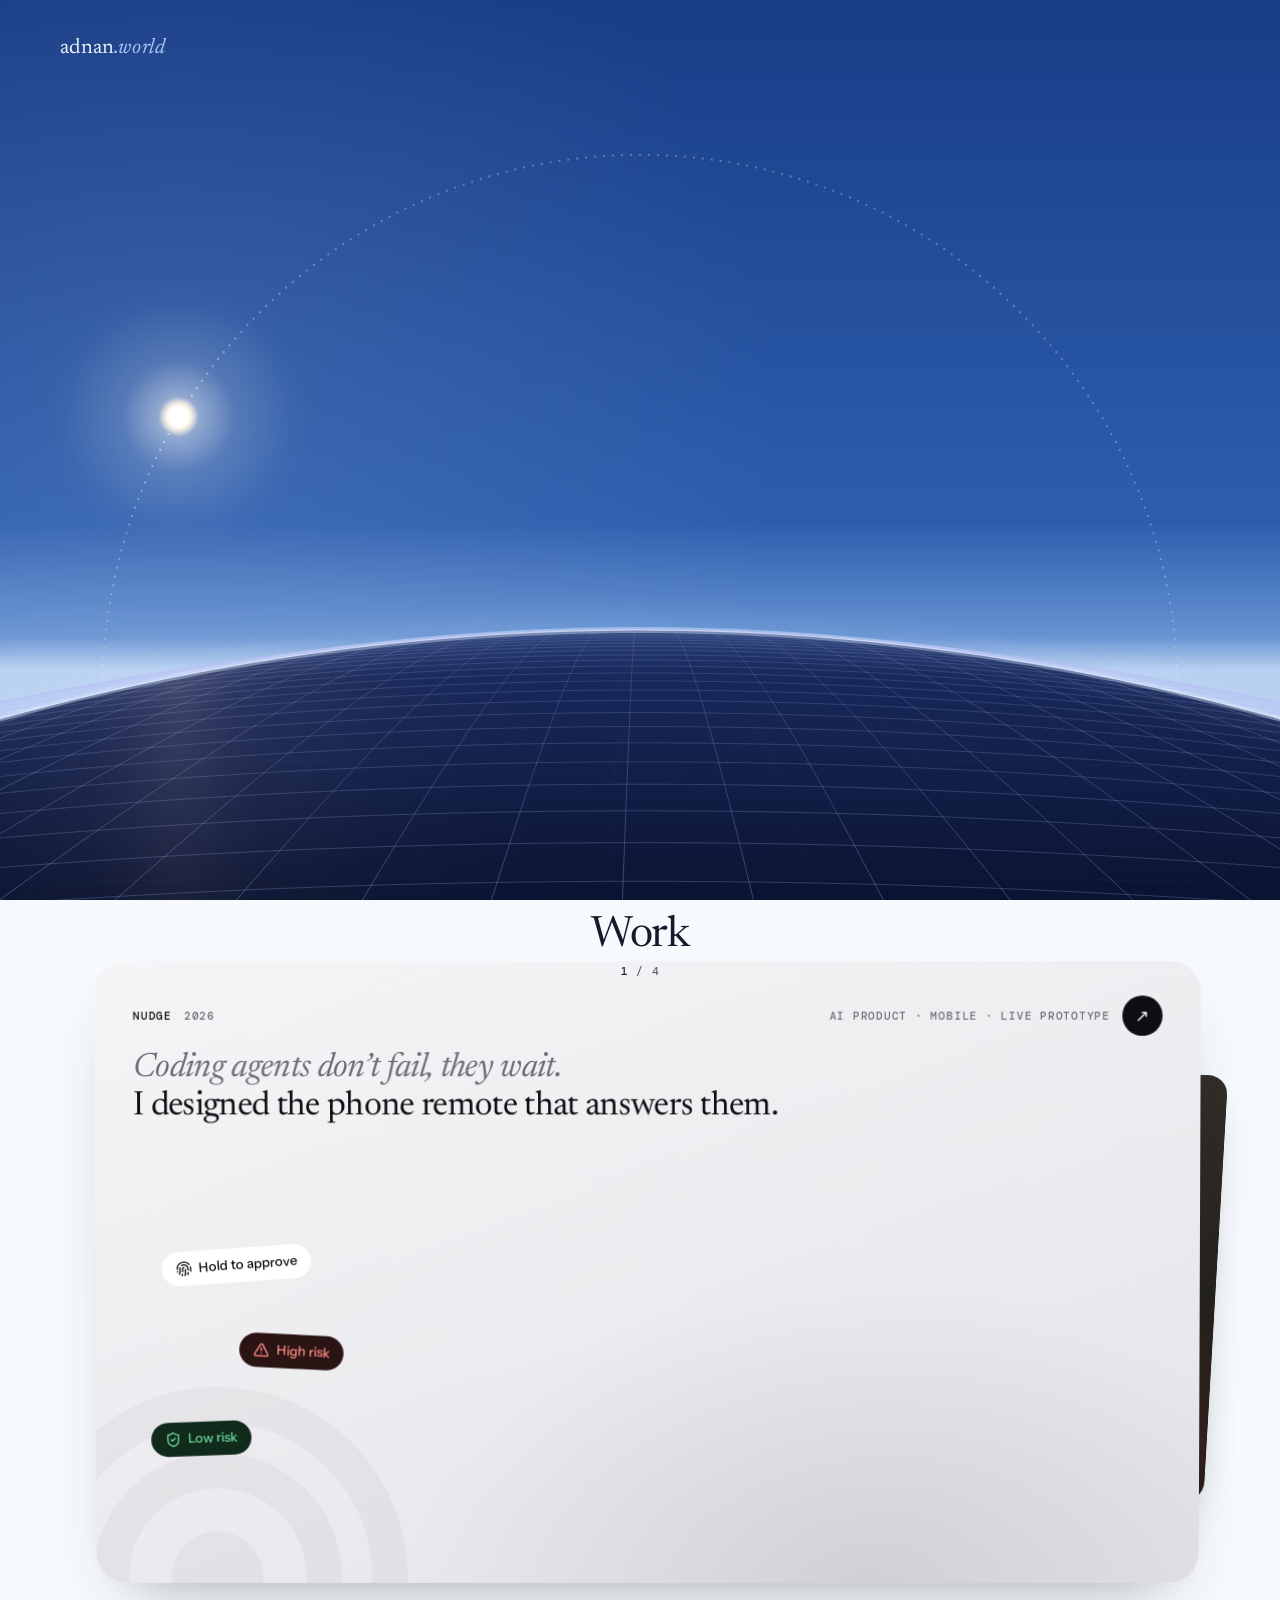
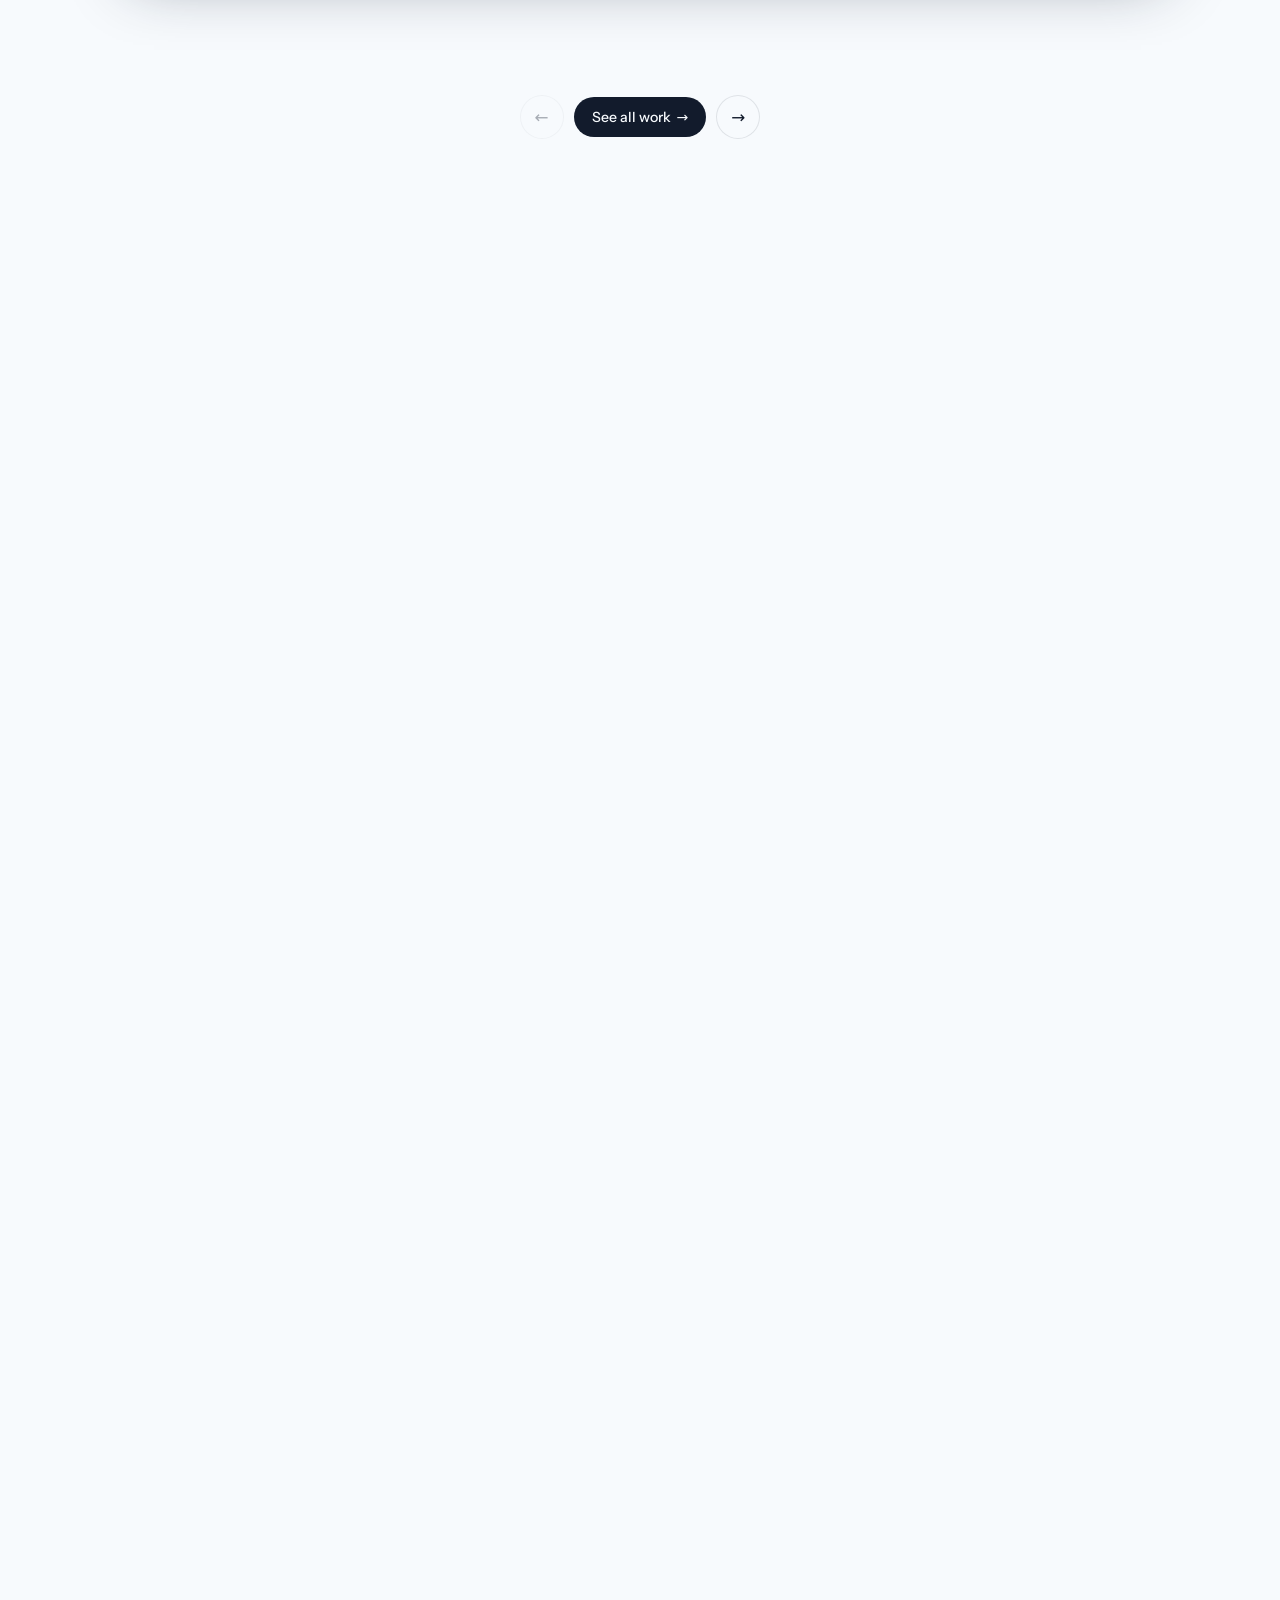
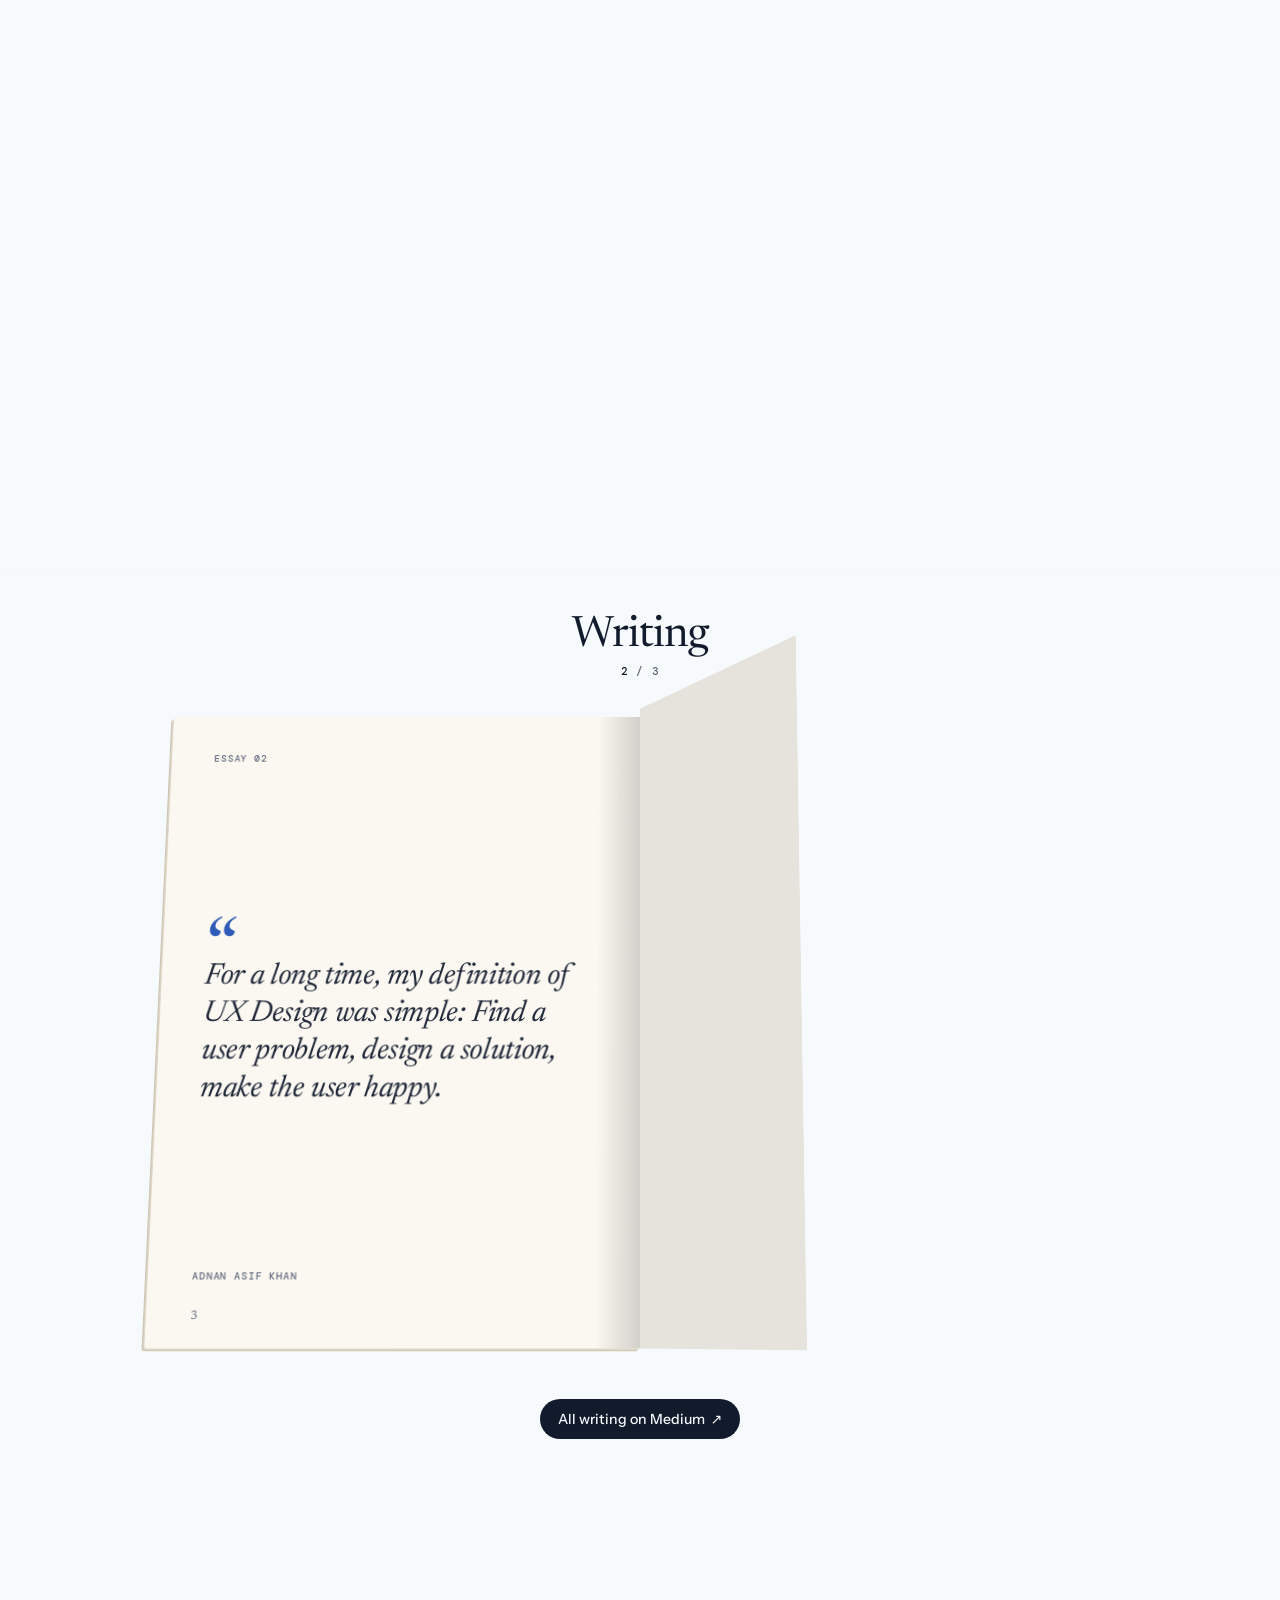
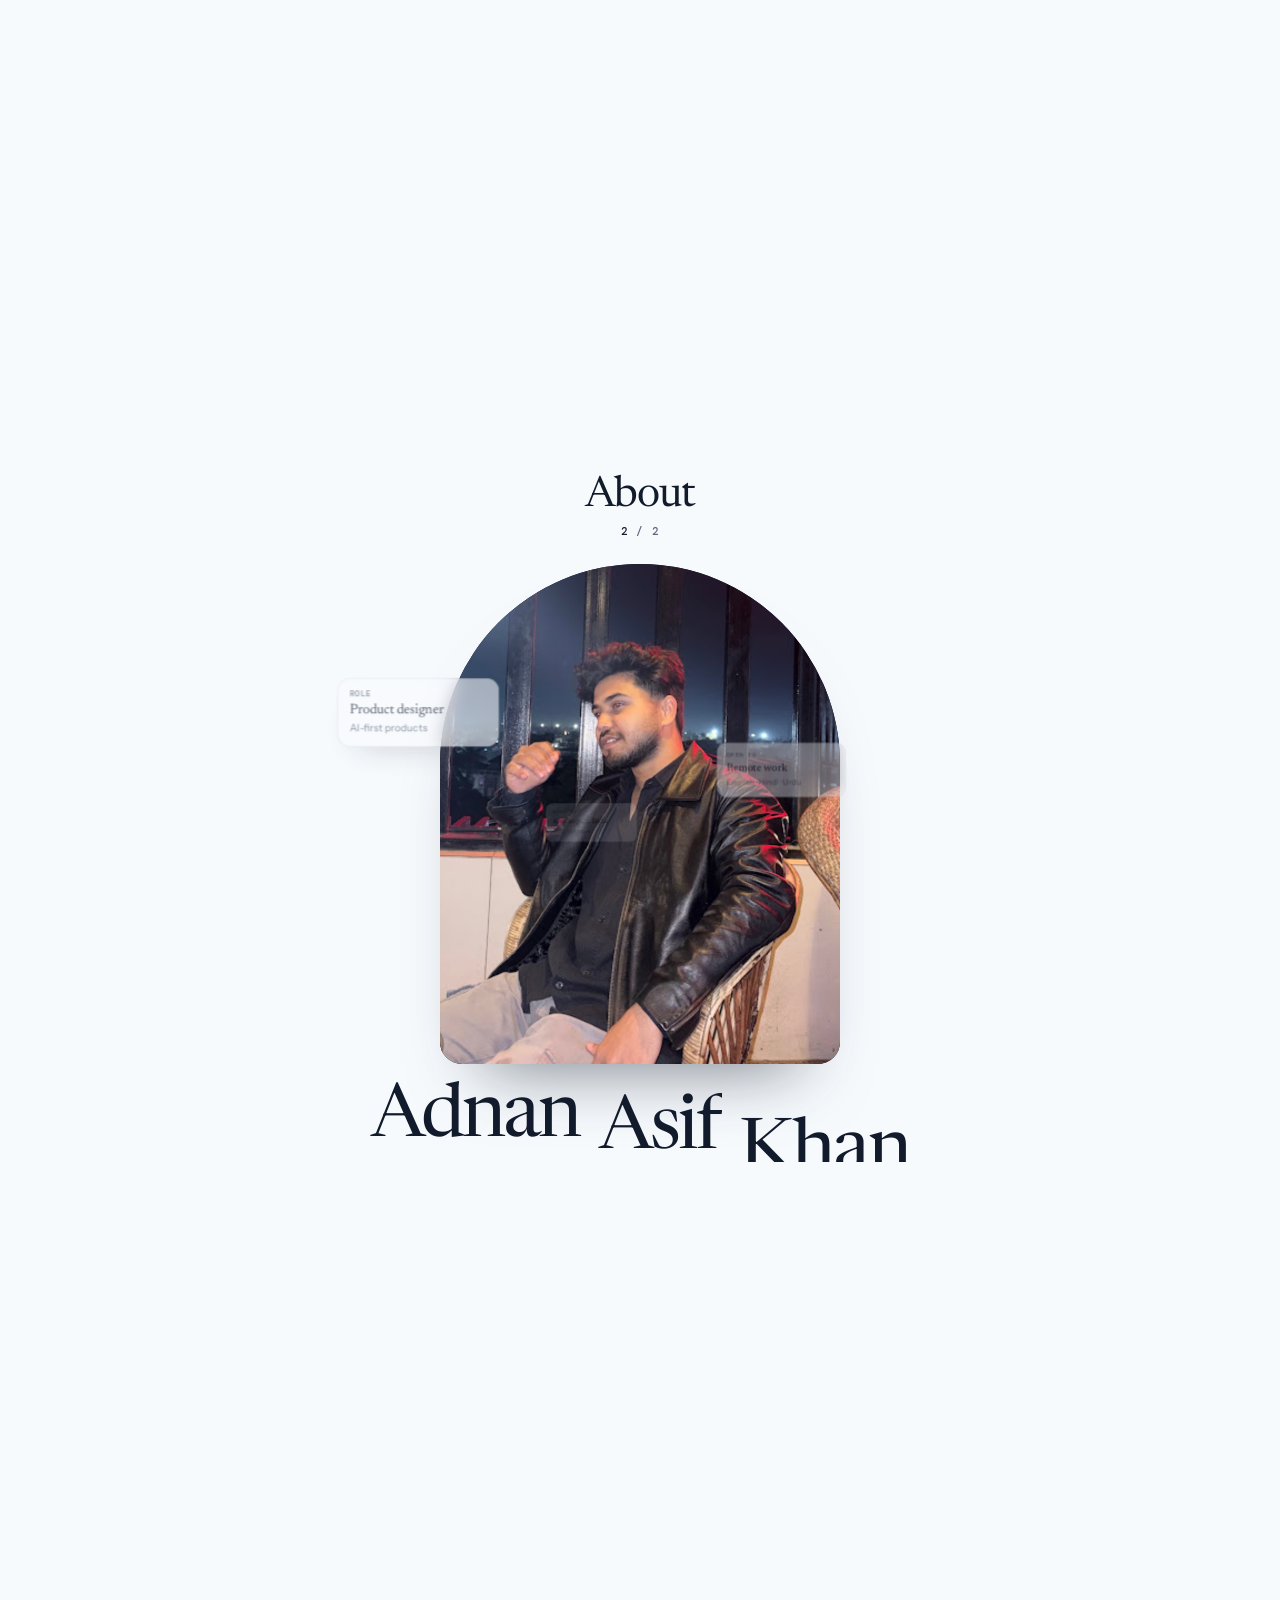
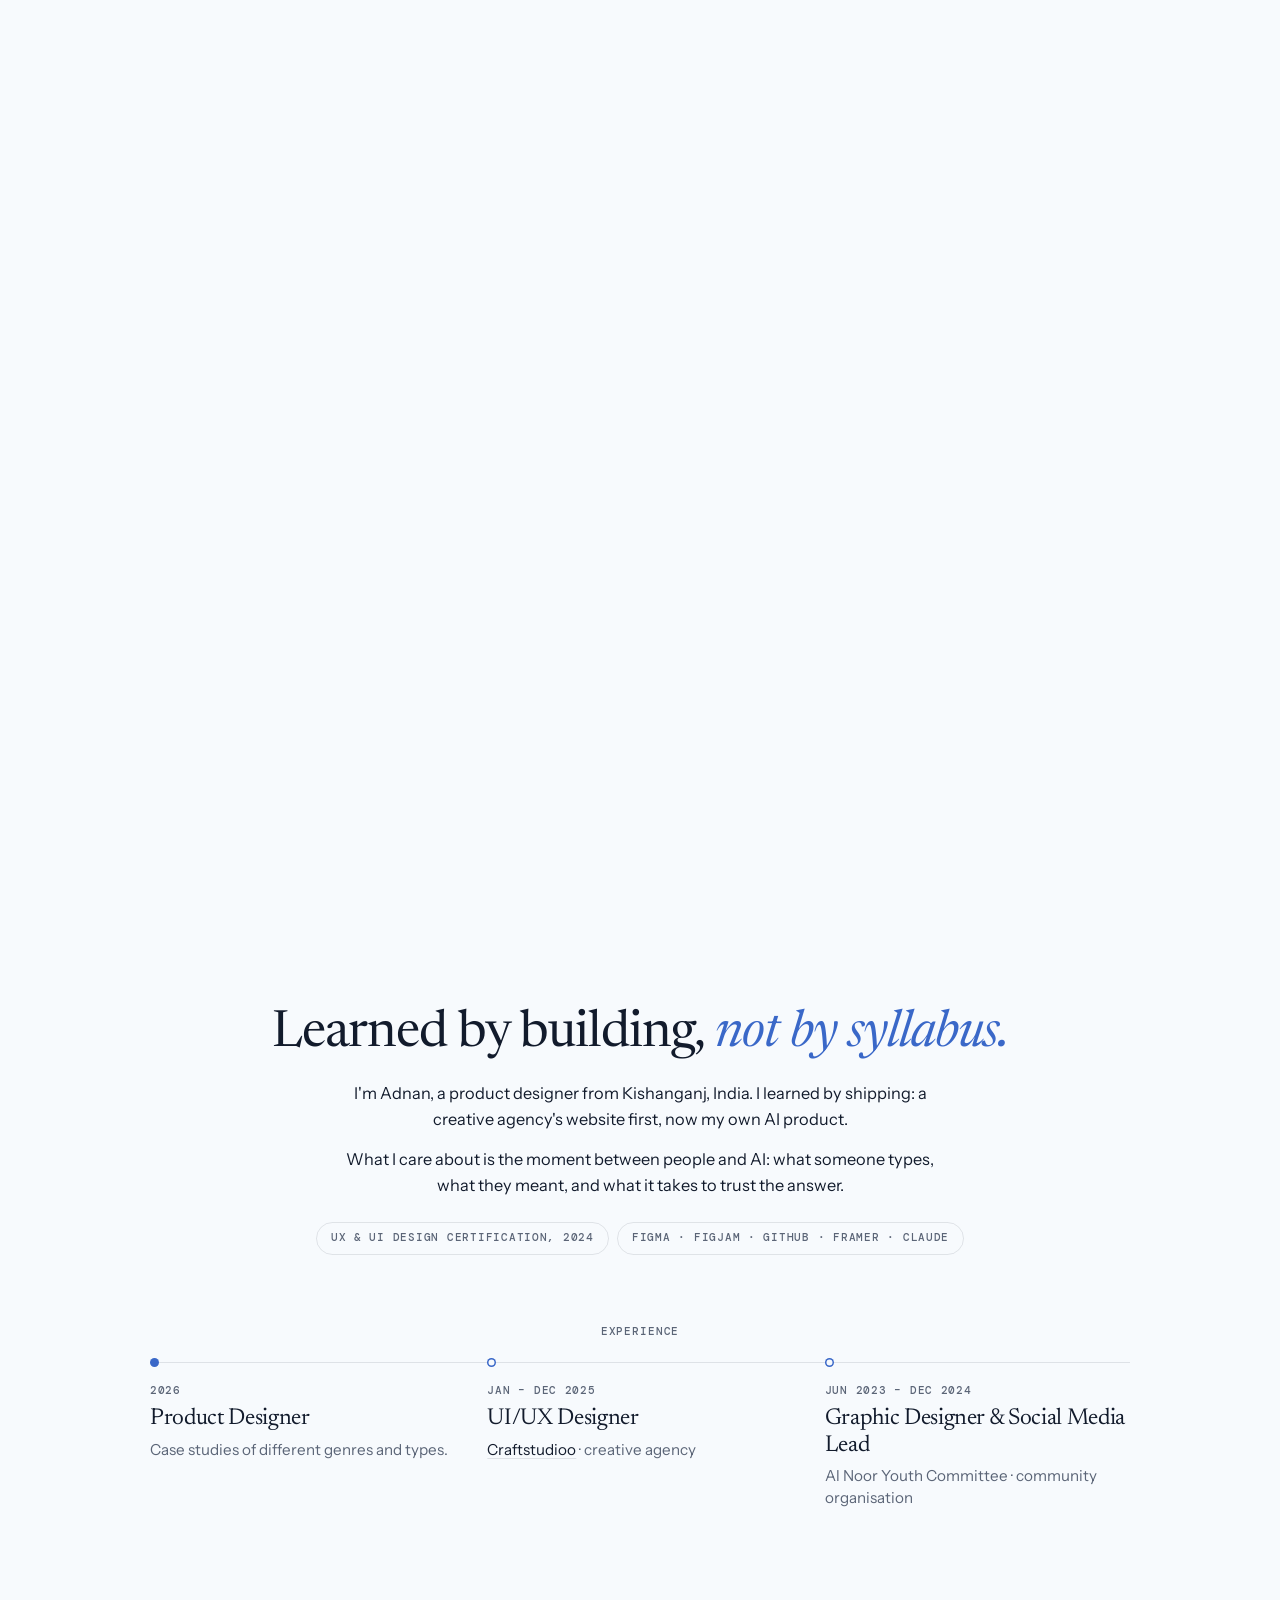
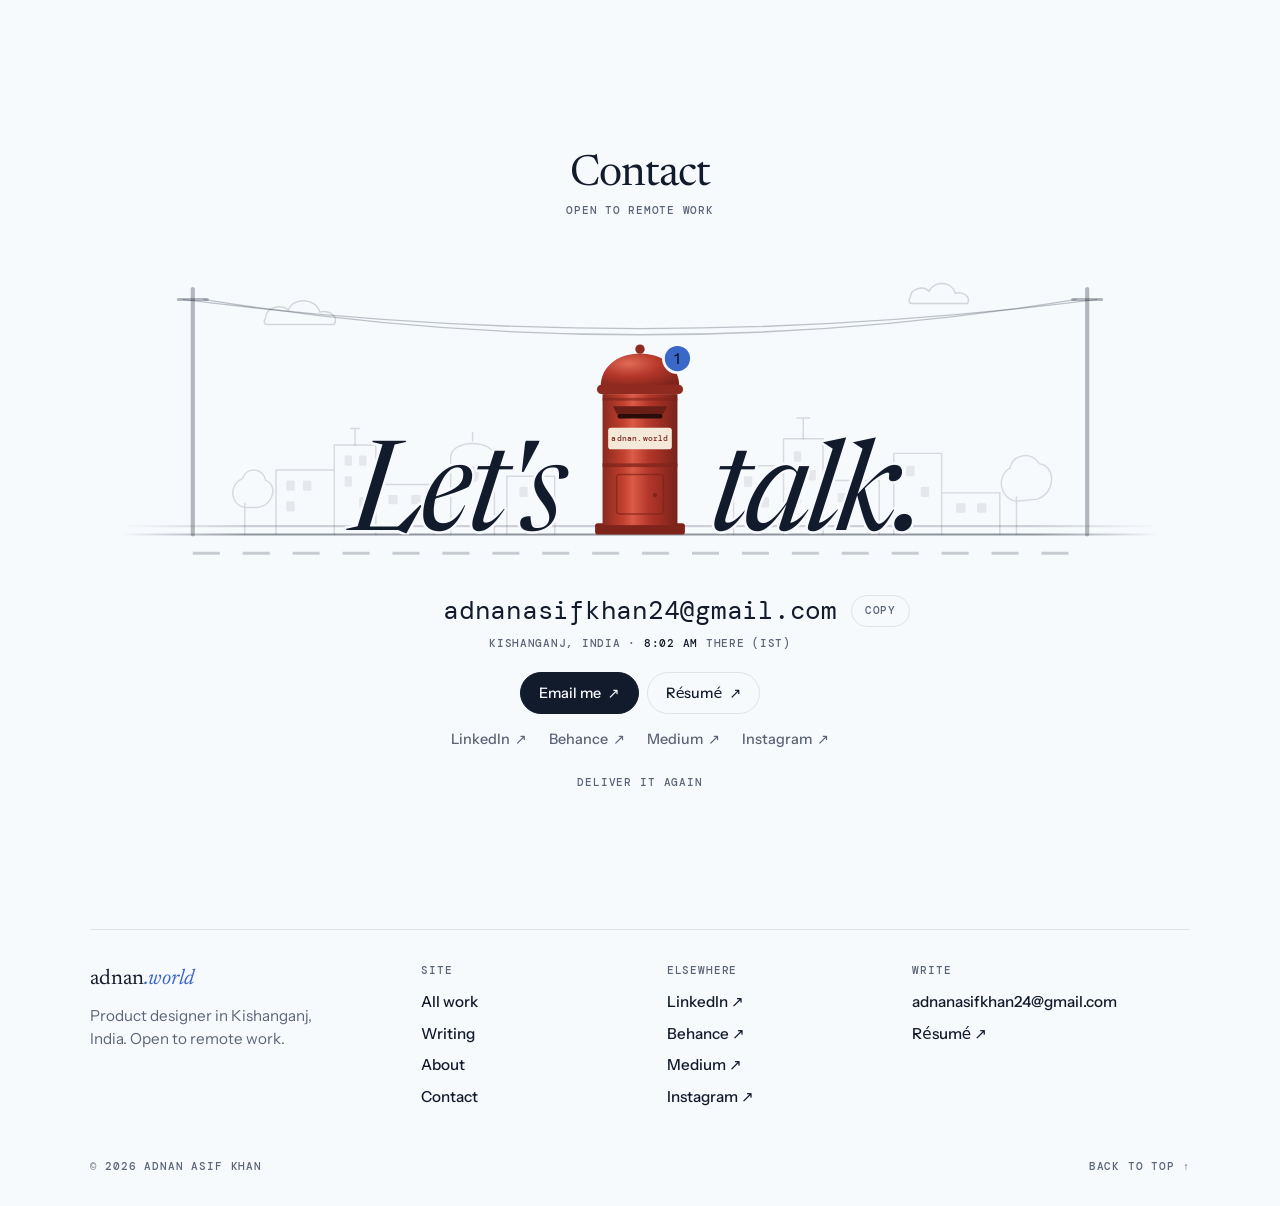
<file: index.html>
<!DOCTYPE html>
<html lang="en" class="no-js">
<head>
<meta charset="utf-8">
<script>(function () { var seen = false; try { seen = !!sessionStorage.getItem('opened') && !/[?&](replay|v)=?/.test(location.search); } catch (e) {} if (!seen) document.documentElement.classList.add('opening', 'cover'); })();</script>
<meta name="viewport" content="width=device-width, initial-scale=1, viewport-fit=cover">
<title>Adnan Asif Khan · Product designer · adnan.world</title>
<meta name="color-scheme" content="light dark">
<meta name="description" content="Adnan Asif Khan, product designer in Kishanganj, India: selected work, writing, about and contact. Open to remote work.">
<link rel="icon" href="hero/favicon.svg" type="image/svg+xml">
<link rel="stylesheet" href="hero/css/base.css">
<link rel="stylesheet" href="hero/css/hero.css">
<link rel="stylesheet" href="wc.css">
<link rel="stylesheet" href="opener.css">
<style>
/* the work section under the hero: paper while the sun is up, navy-black once the moon is (it follows the hero's own day/night) */
body { background: var(--page); }
/* the section slides up over the hero ground like a sheet, instead of a hard straight cut */
.work { position: relative; z-index: 2; margin-top: -32px; border-radius: 30px 30px 0 0; background: var(--page); color: var(--page-ink); box-shadow: 0 -24px 48px -24px rgba(2, 4, 11, .55); transition: background .5s, color .5s, border-radius .35s var(--ease); }
.work .mstage { border-radius: 30px 30px 0 0; transition: border-radius .35s var(--ease); }
/* once it covers the screen, its corners square off (rounded, they showed the dark hero through them at the top) */
.work.flat, .work.flat .mstage { border-radius: 0; }
body.night .work { box-shadow: 0 -1px 0 rgba(238, 242, 251, .08), 0 -24px 48px -24px rgba(0, 0, 0, .7); }
.run { position: relative; }
/* the stops of a stepped section (the script moves between them for wheel, keys and swipes alike) */
.snap { position: absolute; left: 0; width: 1px; height: 1px; pointer-events: none; }
.mstage { position: sticky; top: 0; height: 100vh; height: 100svh; overflow: hidden; perspective: 1500px; }
.world { position: absolute; left: 50%; top: calc(50% + 12px); transform-style: preserve-3d; }
.world .wc { position: absolute; left: 0; top: 0; width: var(--cw); height: var(--ch); margin: calc(var(--ch) / -2) 0 0 calc(var(--cw) / -2); aspect-ratio: auto; min-height: 0; will-change: transform, opacity; backface-visibility: hidden; }
.world .wc .stage { transform: translate3d(0, calc(var(--pary, 0) * 1px), 0); }
/* the heading: "Work", centred, with where you are in the four under it */
.whead { position: absolute; z-index: 9; left: 0; right: 0; top: 46px; display: grid; justify-items: center; gap: 10px; text-align: center; }
.whead h2 { margin: 0; font: 400 clamp(1.9rem, 3.4vw, 2.7rem)/1 var(--serif); letter-spacing: -.025em; color: var(--page-ink); }
.whead span { font: 500 .66rem/1 var(--mono); letter-spacing: .07em; text-transform: uppercase; color: var(--page-mut); }
.whead span b { color: var(--page-ink); font-weight: 500; }
/* "See all work": under the cards, always one click away */
.wfoot { position: absolute; z-index: 9; left: 0; right: 0; bottom: clamp(18px, 3.2vh, 30px); display: flex; justify-content: center; }
.wfoot .all { display: inline-flex; align-items: center; gap: 6px; min-height: 40px; padding: 0 18px; border-radius: 999px; background: var(--page-ink); color: var(--page); font: 500 .88rem/1 var(--sans); text-decoration: none; transition: transform .2s var(--ease); }
.wfoot .all:hover { transform: translateY(-1px); }
.wfoot .all:focus-visible { outline: 2px solid var(--page-ink); outline-offset: 3px; }
/* previous and next project, either side of "See all work" (as the arrows on the Work page); 44px to tap. At the ends they
   fade and say so (aria-disabled), but keep focus, so a keyboard user never loses their place */
.wfoot { align-items: center; gap: 10px; }
.wnav { display: inline-grid; place-items: center; width: 44px; height: 44px; padding: 0; border-radius: 50%; border: 1px solid var(--page-line); background: var(--page); color: var(--page-ink); font: 400 1.05rem/1 var(--sans); cursor: pointer; transition: background .25s var(--ease), color .25s var(--ease), border-color .25s var(--ease), opacity .25s; }
.wnav:hover:not([aria-disabled="true"]) { background: var(--page-ink); color: var(--page); border-color: var(--page-ink); }
.wnav[aria-disabled="true"] { opacity: .35; cursor: default; }
.wnav:focus-visible { outline: 2px solid var(--page-ink); outline-offset: 3px; }
/* the nav marks the section on screen, with its own hover look */
.pl-links a[aria-current] { color: var(--ink); background: color-mix(in srgb, var(--ink) 8%, transparent); }

/* ---------- Writing: his essays as a book, one page turned per scroll ---------- */
.writing { position: relative; background: var(--page); color: var(--page-ink); transition: background .5s, color .5s; }
.writing .mstage { perspective: 1800px; }
.writing .world { top: calc(50% + 5px); }
.writing .mono { font: 500 .64rem/1.3 var(--mono); letter-spacing: .08em; text-transform: uppercase; }
.writing .bk a:focus-visible { outline: 2px solid #3A68C8; outline-offset: 3px; }
.bk { position: absolute; left: 0; top: 0; width: var(--bw); height: var(--bh); margin: calc(var(--bh) / -2) 0 0 calc(var(--bw) / -2); transform-style: preserve-3d; }
/* the hardcover, a little larger than the pages, with the spine down the middle */
.bk-cover { position: absolute; inset: -12px -14px; border-radius: 10px; transform: translateZ(-2px); background: linear-gradient(135deg, #2D4C99, #25438A 45%, #1A2F66); box-shadow: 0 40px 80px -40px rgba(10, 20, 50, .7), inset 0 0 0 1px rgba(255, 255, 255, .06); }
.bk-cover::after { content: ""; position: absolute; left: 50%; top: 0; bottom: 0; width: 18px; margin-left: -9px; background: linear-gradient(90deg, rgba(0, 0, 0, .25), rgba(255, 255, 255, .06), rgba(0, 0, 0, .25)); }
/* paper: warm by day, a dimmer paper at night (the book is an object on the page, so it stays paper) */
.paper { --paper: #FBF8F1; --ink: #1E2638; --mut: #626A7E; --acc: #2F5BB8; background: var(--paper); color: var(--ink); }
body.night .paper { --paper: #E6E1D5; --mut: #575E70; }
/* a page's content is laid out once at full page width; a page half shows its half of it */
.slab { position: absolute; top: 0; bottom: 0; width: var(--pw); container-type: inline-size; }
.bk-pg > .slab { left: 0; width: 100%; }
.bk-pg { position: absolute; top: 0; width: 50%; height: 100%; }
.bk-pg.l { left: 0; border-radius: 3px 0 0 3px; box-shadow: -1px 1px 0 #E4DED0, -2px 2px 0 #D9D2C2, -3px 3px 0 #CEC6B4; }
.bk-pg.r { left: 50%; border-radius: 0 3px 3px 0; box-shadow: 1px 1px 0 #E4DED0, 2px 2px 0 #D9D2C2, 3px 3px 0 #CEC6B4; }
/* the gutter: pages darken into the spine */
.bk-pg.l::after, .sg.in > .bk-face.b::after { content: ""; position: absolute; inset: 0; z-index: 1; pointer-events: none; background: linear-gradient(270deg, rgba(0, 0, 0, .16), rgba(0, 0, 0, 0) var(--g, 18%)); }
.bk-pg.r::after, .sg.in > .bk-face.f::after { content: ""; position: absolute; inset: 0; z-index: 1; pointer-events: none; background: linear-gradient(90deg, rgba(0, 0, 0, .16), rgba(0, 0, 0, 0) var(--g, 18%)); }
.bk-pg { --g: 9%; }
/* a turning page is two halves, so it can bend: the outer half leads, the way a page lifted by its edge curls over */
.bk-leaf { position: absolute; top: 0; left: 50%; width: 50%; height: 100%; transform-origin: 0 50%; transform-style: preserve-3d; }
.sg { position: absolute; top: 0; left: 0; width: 50%; height: 100%; transform-origin: 0 50%; transform-style: preserve-3d; }
.sg.out { left: 100%; width: 100%; }
/* the inner half reaches 1px under the outer one, so no hairline shows between them */
.sg.in > .bk-face { right: -1px; }
.bk-face { position: absolute; inset: 0; overflow: hidden; backface-visibility: hidden; -webkit-backface-visibility: hidden; }
.bk-face.b { transform: rotateY(180deg); }
.sg.out > .bk-face.f { border-radius: 0 3px 3px 0; } .sg.out > .bk-face.b { border-radius: 3px 0 0 3px; }
.bk-face .lit { position: absolute; inset: 0; pointer-events: none; z-index: 2; }
/* a spread: the left page is the opening line, the right page the essay */
.pq, .pd { position: absolute; inset: 0; padding: 8cqi 9cqi 13cqi; display: flex; flex-direction: column; }
.pq .mono, .pd .mono { color: var(--mut); }
.pq blockquote { margin: auto 0; font: italic 400 clamp(1rem, 6.4cqi, 1.9rem)/1.25 var(--serif); letter-spacing: -.012em; }
.pq blockquote::before { content: "\201C"; display: block; height: .55em; font: 400 2.6em/1 var(--serif); color: var(--acc); }
.pd .pub { color: var(--acc); margin-top: auto; }
.pd h3 { margin: 12px 0 0; font: 400 clamp(1.05rem, 6cqi, 1.75rem)/1.15 var(--serif); letter-spacing: -.015em; }
.pd a { margin-top: 22px; align-self: flex-start; color: var(--ink); font: 500 .9rem/1 var(--sans); text-decoration: underline; text-underline-offset: 5px; }
.pd .pg, .pq .pg { position: absolute; bottom: 5cqi; font: 400 .74rem/1 var(--serif); color: var(--mut); }
.pd .pg { right: 9cqi; } .pq .pg { left: 9cqi; }
.pd .q-phone { display: none; }
/* phones: one portrait page at a time, quote and essay together, turned over from the left edge */
@media (max-width: 760px) {
  .bk-cover { inset: -8px; }
  .bk-cover::after, .bk-pg.l, .bk-face.b { display: none; }
  .bk-pg.r, .bk-leaf { left: 0; width: 100%; }
  .bk-pg.r { border-radius: 3px; }
  .pd .q-phone { display: block; order: 1; margin: 22px 0 0; font: italic 400 clamp(1.15rem, 6.2cqi, 1.45rem)/1.35 var(--serif); letter-spacing: -.01em; color: var(--ink); }
  .pd .q-phone::before { content: "\201C"; display: block; height: .5em; font: 400 2.4em/1 var(--serif); color: var(--acc); }
  .pd .spacer { order: 2; flex: 1; min-height: 24px; } .pd .pub { order: 3; margin-top: 0; } .pd h3 { order: 4; margin-top: 10px; } .pd a { order: 5; }
}

/* ---------- About: his name opens into his portrait (one scroll), the facts come out from behind it ---------- */
.about { position: relative; background: var(--page); color: var(--page-ink); transition: background .5s, color .5s; }
.about .mstage { perspective: none; }
.alayers { position: absolute; inset: 0; }
.ahint { position: absolute; left: 0; right: 0; margin: 0; text-align: center; font: 500 .66rem/1.5 var(--mono); letter-spacing: .07em; text-transform: uppercase; color: var(--page-mut); }
.duo2 { filter: url(#duo2); }
body.night .about .duo2 { filter: url(#duo2n); }   /* at night the darkest tone is royal blue, so no letter disappears */
.iw-l, .iw-arch { position: absolute; overflow: hidden; }
.iw-l { -webkit-mask-repeat: no-repeat; mask-repeat: no-repeat; }
.iw-l img { position: absolute; left: 0; top: 0; width: 100%; height: 100%; display: block; object-fit: cover; object-position: 58% 48%; }
.iw-arch { background: #0B1430; box-shadow: 0 44px 70px -44px rgba(18, 27, 44, .6), inset 0 0 0 1px rgba(18, 27, 44, .1); }
body.night .iw-arch { box-shadow: 0 44px 70px -40px rgba(0, 0, 0, .85), inset 0 0 0 1px rgba(169, 200, 247, .14); }
.iw-arch canvas { display: block; width: 100%; height: 100%; object-fit: cover; }
.iw-name { position: absolute; left: 0; right: 0; margin: 0; text-align: center; font-family: var(--serif); font-weight: 400; line-height: .95; letter-spacing: -.04em; color: var(--page-ink); pointer-events: none; }
.iw-name .w { display: inline-block; overflow: hidden; vertical-align: bottom; padding: .16em .04em .1em; margin-top: -.16em; }
.iw-name .w > span { display: inline-block; }
.iw-chip { position: absolute; padding: 12px 15px 13px; border-radius: 16px; display: grid; gap: 3px; pointer-events: none;
  background: color-mix(in srgb, var(--page) 86%, transparent); -webkit-backdrop-filter: blur(10px); backdrop-filter: blur(10px); border: 1px solid var(--page-line); box-shadow: 0 20px 44px -26px rgba(18, 27, 44, .4); }
body.night .iw-chip { box-shadow: 0 0 0 1px rgba(255, 255, 255, .04), 0 20px 44px -22px rgba(0, 0, 0, .8); }
.iw-chip .k { font: 500 .62rem/1.5 var(--mono); letter-spacing: .07em; text-transform: uppercase; color: var(--page-mut); }
.iw-chip b { font: 400 1.1rem/1.2 var(--serif); letter-spacing: -.01em; }
.iw-chip .v { font: 400 .8rem/1.4 var(--sans); color: var(--page-mut); }
.afoot { display: grid; justify-items: center; text-align: center; padding: clamp(28px, 5vh, 48px) var(--pad) clamp(80px, 12vh, 140px); }
.afoot .lead { margin: 0 0 12px; font: 400 clamp(1.8rem, 3.3vw, 2.6rem)/1.08 var(--serif); letter-spacing: -.022em; }
.afoot .lead i { color: #3A68C8; } body.night .afoot .lead i { color: #A9C8F7; }
.afoot p.t { margin: 0 auto; max-width: 54ch; font: 400 clamp(1.02rem, 1.25vw, 1.15rem)/1.6 var(--sans); text-wrap: pretty; }
/* the story fills its own screen, centred, so Contact starts on a fresh one */
.afoot { min-height: 100vh; min-height: 100svh; box-sizing: border-box; align-content: center; padding-top: clamp(64px, 10vh, 110px); padding-bottom: clamp(64px, 10vh, 110px); }
@media (max-width: 760px) { .afoot { padding-top: 44px; padding-bottom: 44px; } .afoot .xp2 { margin-top: 40px; } }
.afoot .lead { font-size: clamp(2rem, 4vw, 3.2rem); margin-bottom: 18px; }
.afoot p.t + p.t { margin-top: 14px; }
.afoot .meta { display: flex; flex-wrap: wrap; justify-content: center; gap: 8px; margin: 24px 0 0; }
.afoot .meta span { padding: 9px 14px; border-radius: 999px; border: 1px solid var(--page-line); font: 500 .66rem/1.2 var(--mono); letter-spacing: .07em; text-transform: uppercase; color: var(--page-mut); }
/* his jobs: a line through time, the current one filled */
.xp2 { width: min(980px, 100%); margin: clamp(48px, 8vh, 88px) auto 0; }
.xp2 h3 { margin: 0 0 20px; font: 500 .66rem/1 var(--mono); letter-spacing: .08em; text-transform: uppercase; color: var(--page-mut); }
.xp2 ol { list-style: none; margin: 0; padding: 0; display: grid; grid-template-columns: repeat(3, minmax(0, 1fr)); gap: 0 32px; position: relative; text-align: left; }
.xp2 ol::before { content: ""; position: absolute; left: 0; right: 0; top: 4px; height: 1px; background: var(--page-line); }
.xp2 li { position: relative; padding-top: 26px; }
.xp2 li::before { content: ""; position: absolute; left: 0; top: 0; width: 9px; height: 9px; border-radius: 50%; background: #3A68C8; }
.xp2 li.past::before { background: var(--page); box-shadow: inset 0 0 0 1.5px #3A68C8; }
body.night .xp2 li::before { background: #8FB0F0; } body.night .xp2 li.past::before { background: var(--page); box-shadow: inset 0 0 0 1.5px #8FB0F0; }
.xp2 .d { display: block; font: 500 .66rem/1.4 var(--mono); letter-spacing: .07em; text-transform: uppercase; color: var(--page-mut); }
.xp2 .r { display: block; margin-top: 8px; font: 400 clamp(1.25rem, 1.8vw, 1.55rem)/1.15 var(--serif); letter-spacing: -.015em; color: var(--page-ink); }
.xp2 .o { display: block; margin-top: 6px; font: 400 .95rem/1.45 var(--sans); color: var(--page-mut); }
.xp2 .o a { color: var(--page-ink); text-decoration: underline; text-decoration-color: var(--page-line); text-underline-offset: 3px; }
.xp2 .o a:hover { text-decoration-color: currentColor; }
.xp2 .o a:focus-visible { outline: 2px solid #3A68C8; outline-offset: 2px; border-radius: 2px; }
@media (max-width: 760px) {
  .xp2 ol { grid-template-columns: minmax(0, 1fr); gap: 24px; }
  .xp2 ol::before { left: 4px; right: auto; top: 6px; bottom: 6px; width: 1px; height: auto; }
  .xp2 li { padding: 0 0 0 28px; } .xp2 li::before { top: 3px; }
}
.afoot .btns { display: flex; flex-wrap: wrap; justify-content: center; gap: 8px; margin-top: 18px; }
.afoot .btn { display: inline-flex; align-items: center; gap: 6px; min-height: 40px; padding: 0 18px; border-radius: 999px; font: 500 .88rem/1 var(--sans); text-decoration: none; border: 1px solid var(--page-line); color: var(--page-ink); transition: transform .2s var(--ease), border-color .2s; }
.afoot .btn.solid { background: var(--page-ink); color: var(--page); border-color: var(--page-ink); }
.afoot .btn:hover { transform: translateY(-1px); border-color: var(--page-ink); }
.afoot .btn:focus-visible { outline: 2px solid #3A68C8; outline-offset: 3px; }
/* ---------- Contact: a street; a courier posts a letter in his box, and "Let's talk." rises around it ---------- */
.ct.contact { padding-top: clamp(24px, 5vh, 56px); background: var(--page); color: var(--page-ink); transition: background .5s, color .5s; }
.ct { position: relative; padding: clamp(84px, 12vh, 140px) var(--pad) clamp(48px, 8vh, 100px); overflow-x: clip; }
.ct-in { max-width: 1100px; margin: 0 auto; display: grid; grid-template-columns: minmax(0, 1fr); justify-items: center; }
.ct .ahead { display: grid; justify-items: center; gap: 10px; text-align: center; margin-bottom: clamp(30px, 5vh, 56px); }
.ct .ahead h2 { margin: 0; font: 400 clamp(1.9rem, 3.4vw, 2.7rem)/1 var(--serif); letter-spacing: -.025em; }
.ct .ahead span { font: 500 .66rem/1 var(--mono); letter-spacing: .07em; text-transform: uppercase; color: var(--page-mut); }
.ct .k { margin: 0; font: 500 .66rem/1.5 var(--mono); letter-spacing: .07em; text-transform: uppercase; color: var(--page-mut); }
.ct .k b { color: var(--page-ink); font-weight: 500; }
.ct .sr { position: absolute; width: 1px; height: 1px; overflow: hidden; clip: rect(0 0 0 0); white-space: nowrap; }
.ct .btns { display: flex; flex-wrap: wrap; justify-content: center; gap: 8px; margin-top: 22px; }
.ct .btn { display: inline-flex; align-items: center; gap: 7px; min-height: 42px; padding: 0 18px; border-radius: 999px; font: 500 .9rem/1 var(--sans); text-decoration: none; border: 1px solid var(--page-line); color: var(--page-ink); background: none; cursor: pointer; transition: transform .2s var(--ease), border-color .2s, background .2s, color .2s; }
.ct .btn.solid { background: var(--page-ink); color: var(--page); border-color: var(--page-ink); }
.ct .btn:hover { transform: translateY(-1px); border-color: var(--page-ink); }
.ct .btn .ar { display: inline-block; transition: transform .25s var(--ease); }
.ct .btn:hover .ar, .ct .lk:hover .ar { transform: translate(2px, -2px); }
.ct .btn.ok { background: #3A68C8; border-color: #3A68C8; color: #fff; }
.ct .btn:focus-visible, .ct .lk:focus-visible, .ct button:focus-visible, .ct a:focus-visible { outline: 2px solid #3A68C8; outline-offset: 3px; }
.ct .links { display: flex; flex-wrap: wrap; justify-content: center; gap: 6px 22px; margin-top: 12px; }
/* phones: the four in an even two by two (in a row, the fourth fell onto a line of its own) */
@media (max-width: 520px) { .ct .links { display: grid; grid-template-columns: repeat(2, auto); justify-content: center; justify-items: center; gap: 4px 32px; } }
.ct .lk { display: inline-flex; align-items: center; gap: 5px; padding: 6px 0; font: 500 .9rem/1 var(--sans); color: var(--page-mut); text-decoration: none; border-bottom: 1px solid transparent; transition: color .2s, border-color .2s; }
.ct .lk:hover { color: var(--page-ink); border-color: var(--page-ink); }
.ct .mail { font: 400 clamp(1rem, 2.6vw, 1.6rem)/1.2 var(--mono); letter-spacing: -.01em; margin: 14px 0 0; }
.ct .say { margin: 0; font: italic 400 clamp(2.6rem, 7vw, 5.4rem)/.95 var(--serif); letter-spacing: -.035em; text-align: center; }
.ct .after { display: grid; justify-items: center; text-align: center; }
html:not(.no-js) .ct .later { opacity: 0; translate: 0 14px; transition: opacity .7s var(--ease), translate .7s var(--ease); }
html:not(.no-js) .ct .later.on { opacity: 1; translate: 0 0; }
html:not(.no-js) .ct .up { opacity: 0; translate: 0 18px; transition: opacity .8s var(--ease), translate .8s var(--ease); }
html:not(.no-js) .ct.in .up { opacity: 1; translate: 0 0; }
#ctoast { position: fixed; z-index: 50; left: 50%; bottom: 28px; transform: translate(-50%, 20px); opacity: 0; pointer-events: none; padding: 11px 16px; border-radius: 999px; background: var(--page-ink); color: var(--page); font: 500 .86rem/1 var(--sans); box-shadow: 0 18px 40px -18px rgba(0, 0, 0, .5); transition: opacity .3s, transform .4s var(--ease); }
#ctoast.show { opacity: 1; transform: translate(-50%, 0); }
.ct .replay { margin-top: 18px; border: 0; background: none; color: var(--page-mut); font: 500 .66rem/1 var(--mono); letter-spacing: .08em; text-transform: uppercase; cursor: pointer; padding: 6px; }
.ct .replay:hover { color: var(--page-ink); }

/* ===== 4 · Scooter: a street in line drawing; a courier rides in, stops short of his post box, the crate pops open and the
   letter flutters across into the slot. "Let's" rises out of the road; the courier pulls away past the box and "talk."
   rises letter by letter behind it; the birds on the wire take off ===== */
.ct .sc-scene { position: relative; width: min(1040px, 100%); color: var(--page-ink); }
.ct .sc-scene svg { display: block; width: 100%; height: auto; overflow: visible; }
.ct .sc-faint { fill: none; stroke: currentColor; stroke-opacity: .14; stroke-width: 1.4; stroke-linejoin: round; stroke-linecap: round; }
.ct .sc-win { fill: currentColor; fill-opacity: .08; transition: fill .6s, fill-opacity .6s; }
body.night .ct .sc-win { fill: #FFD27A; fill-opacity: .5; }
.ct .sc-pole { stroke: currentColor; stroke-opacity: .3; stroke-linecap: round; fill: none; }
.ct .sc-wire { fill: none; stroke: currentColor; stroke-opacity: .26; stroke-width: 1.3; }
.ct .sc-bird { fill: currentColor; fill-opacity: .8; }
.ct .sc-cloud { fill: none; stroke: currentColor; stroke-opacity: .16; stroke-width: 1.4; stroke-linecap: round; animation: sc-drift 24s ease-in-out infinite alternate; }
.ct .sc-cloud + .sc-cloud { animation-duration: 31s; animation-direction: alternate-reverse; }
.ct .sc-scene:not(.vis) .sc-cloud { animation-play-state: paused; }
@keyframes sc-drift { to { transform: translateX(44px); } }
.ct .road { stroke-width: 2; }
.ct .road-d { stroke: var(--page-mut); stroke-width: 3; stroke-dasharray: 26 22; opacity: .3; }
/* (edged in the page colour, so the letters stay whole while the scooter rides behind them) */
.ct .sc-word { font: italic 400 120px var(--serif); letter-spacing: -3px; fill: var(--page-ink); paint-order: stroke; stroke: var(--page); stroke-width: 5px; stroke-linejoin: round; transition: stroke .5s; }
.ct .puff { fill: var(--page-mut); }
.ct #puffs { filter: blur(1.6px); }
.ct .pb-plate { font: 500 8.6px var(--mono); letter-spacing: .2px; fill: #7A2A1F; }
.ct .badge text { font: 600 15px var(--sans); fill: #fff; }
.ct .beam { opacity: 0; transition: opacity .6s; }
body.night .ct .beam { opacity: 1; }
.ct .sc-after { margin-top: 22px; }
/* the address is the thing people come here for: big, selectable, with its own copy button beside it */
.ct .mrow { position: relative; }   /* the address sits on the centre line; its copy button hangs beside it */
.ct .mrow .cpy { position: absolute; left: 100%; top: 50%; margin-left: 14px; transform: translateY(-50%); }
@media (max-width: 600px) { .mrow { display: grid; justify-items: center; gap: 10px; }
.ct .mrow .cpy { position: static; margin: 0; transform: none; } }
.ct .mrow .mail { margin: 0; }
.ct .cpy { min-height: 32px; padding: 0 13px; border-radius: 999px; border: 1px solid var(--page-line); background: none; color: var(--page-mut); font: 500 .66rem/1 var(--mono); letter-spacing: .08em; text-transform: uppercase; cursor: pointer; transition: color .2s, border-color .2s, background .2s; }
.ct .cpy:hover { color: var(--page-ink); border-color: var(--page-ink); }
.ct .cpy.ok { background: #3A68C8; border-color: #3A68C8; color: #fff; }
.ct .sc-when { margin-top: 10px; }
.ct .sc-after .btns { margin-top: 20px; }

/* phones: the whole street (cropped, the scooter stopped off screen and the letter flew in from nowhere) */
@media (max-width: 760px) { .ct .sc-scene { width: 100%; } }
@media (prefers-reduced-motion: reduce) { .ct .up, .ct .later { transition: none !important; opacity: 1 !important; translate: none !important; } .ct .sc-cloud { animation: none !important; } }
/* the footer: who, where to go, how to write; on the page's own colours */
.sfoot { background: var(--page); color: var(--page-ink); padding: clamp(36px, 7vh, 88px) clamp(20px, 5vw, 64px) 28px; transition: background .5s, color .5s; }
.sf-in { max-width: 1100px; margin: 0 auto; display: grid; grid-template-columns: 1.4fr 1fr 1fr 1.3fr; gap: 32px; padding-top: 36px; border-top: 1px solid var(--page-line); }
.sf-brand { font: 400 1.35rem/1 var(--serif); color: var(--page-ink); text-decoration: none; }
.sf-brand span { font-style: italic; color: #3A68C8; }
body.night .sf-brand span { color: #8FB0F0; }
.sf-id p { margin: 14px 0 0; max-width: 26ch; font: 400 .95rem/1.5 var(--sans); color: var(--page-mut); }
.sf-col { display: grid; align-content: start; gap: 11px; }
.sf-col .k { font: 500 .66rem/1 var(--mono); letter-spacing: .08em; text-transform: uppercase; color: var(--page-mut); margin-bottom: 4px; }
.sf-col a { font: 500 .95rem/1.3 var(--sans); color: var(--page-ink); text-decoration: none; width: fit-content; border-bottom: 1px solid transparent; transition: border-color .2s; overflow-wrap: anywhere; }
.sf-col a:hover { border-color: currentColor; }
.sf-bot { max-width: 1100px; margin: 48px auto 0; display: flex; align-items: center; justify-content: space-between; gap: 16px; font: 500 .66rem/1 var(--mono); letter-spacing: .08em; text-transform: uppercase; color: var(--page-mut); }
.sf-bot a { color: var(--page-mut); text-decoration: none; padding: 6px 0; }
.sf-bot a:hover { color: var(--page-ink); }
.sfoot a:focus-visible { outline: 2px solid var(--page-ink); outline-offset: 3px; border-radius: 4px; }
@media (max-width: 860px) { .sf-in { grid-template-columns: 1fr 1fr; } .sf-id { grid-column: 1 / -1; } }
@media (max-width: 420px) { .sf-in { gap: 28px 20px; } .sf-col:last-child { grid-column: 1 / -1; } .sf-bot { margin-top: 40px; } }
@media (max-width: 760px) { .whead { top: 42px; gap: 8px; } }
@media (prefers-reduced-motion: reduce) { .work { transition: none; } }
</style>
<script src="hero/js/core.js" defer></script>
<script src="hero/js/ground.js" defer></script>
<script src="hero/js/sky.js" defer></script>
<script src="hero/js/headline.js" defer></script>
<script src="hero/js/boot.js" defer></script>
</head>
<body id="top">
<a class="skip" href="#main">Skip to content</a>
<div class="hero pl sky arc">
  <canvas class="fill" aria-hidden="true"></canvas>
  <header class="pl-nav r">
    <a class="pl-brand" href="/" aria-label="adnan.world home">adnan<span>.world</span></a>
    <nav class="pl-links" id="site-menu" aria-label="Main"><a href="work.html">Work</a><a href="#writing">Writing</a><a href="#about">About</a><a href="#contact">Contact</a><a class="m-only" href="/resume/adnan-asif-khan-product-designer-resume.pdf">Resume</a></nav>
    <div class="pl-meta"><button type="button" class="pl-dn" data-dn aria-pressed="false" aria-label="Switch to night"><span class="dn-knob" aria-hidden="true"></span><svg class="dn-sun" viewBox="0 0 24 24" width="16" height="16" aria-hidden="true" focusable="false"><circle cx="12" cy="12" r="4.2" fill="currentColor"/><g stroke="currentColor" stroke-width="1.8" stroke-linecap="round"><path d="M12 2.5v2.2M12 19.3v2.2M2.5 12h2.2M19.3 12h2.2M5.3 5.3l1.6 1.6M17.1 17.1l1.6 1.6M5.3 18.7l1.6-1.6M17.1 6.9l1.6-1.6"/></g></svg><svg class="dn-moon" viewBox="0 0 24 24" width="16" height="16" aria-hidden="true" focusable="false"><path d="M20 14.5A8 8 0 0 1 9.5 4a8 8 0 1 0 10.5 10.5z" fill="currentColor"/></svg></button><span class="pl-status"><i class="dot" aria-hidden="true"></i>Open to roles</span><a class="pl-pill" href="/resume/adnan-asif-khan-product-designer-resume.pdf">Resume <span aria-hidden="true">↗</span></a><button type="button" class="pl-menu" aria-expanded="false" aria-controls="site-menu">Menu</button></div>
  </header>
  <main class="pl-main" id="main" tabindex="-1">
    <div class="pl-copy">
      <h1 data-rot="type"><span class="sr">I design for what people mean, not what they type.</span><span class="mask d2" aria-hidden="true"><span>I design for what people <span class="w" data-w="a"><i>mean</i></span>,</span></span><span class="mask d3" aria-hidden="true"><span>not what they <span class="w" data-w="b"><i>type</i></span>.</span></span></h1>
      <p class="pl-sub r d5">Hello, I am Adnan. Product designer<br> who designs for AI, human emotion and uncertain&nbsp;futures.</p>
      <div class="pl-ctas r d6"><a class="pl-btn solid" href="#work">See the work <span aria-hidden="true">↓</span></a></div>
    </div>
    <div class="pl-sunknob" data-sky role="slider" tabindex="0" aria-label="Sun or moon, drag to change the time of day in Kishanganj" aria-valuemin="0" aria-valuemax="100" aria-valuenow="50" aria-valuetext="Now"></div>
  </main>
</div>
<section class="work" id="work" aria-labelledby="work-h">
  <div class="run" id="run"><div class="mstage" id="mstage">
    <header class="whead"><h2 id="work-h">Work</h2><span><b id="wcount">1</b> / 4</span></header>
    <div class="world" id="world"></div>
    <div class="wfoot"><button class="wnav" type="button" id="wprev" aria-label="Previous project" aria-controls="world" aria-disabled="true">←</button><a class="all" href="work.html">See all work <span aria-hidden="true">→</span></a><button class="wnav" type="button" id="wnext" aria-label="Next project" aria-controls="world">→</button></div>
  </div></div>
</section>
<section class="writing" id="writing" aria-labelledby="writing-h">
  <div class="run" id="wrun"><div class="mstage" id="wstage">
    <header class="whead"><h2 id="writing-h">Writing</h2><span><b id="ecount">1</b> / 3</span></header>
    <div class="world" id="wworld"></div>
    <div class="wfoot"><a class="all" href="https://medium.com/@adnanasifkhan24" target="_blank" rel="noopener">All writing on Medium <span aria-hidden="true">↗</span></a></div>
  </div></div>
</section>
<section class="about" id="about" aria-labelledby="about-h">
  <svg width="0" height="0" style="position:absolute" aria-hidden="true" focusable="false">
    <filter id="duo2" color-interpolation-filters="sRGB">
      <feColorMatrix type="matrix" values=".2126 .7152 .0722 0 0  .2126 .7152 .0722 0 0  .2126 .7152 .0722 0 0  0 0 0 1 0"/>
      <feComponentTransfer><feFuncR type="linear" slope="1.55" intercept="-.24"/><feFuncG type="linear" slope="1.55" intercept="-.24"/><feFuncB type="linear" slope="1.55" intercept="-.24"/></feComponentTransfer>
      <feComponentTransfer><feFuncR type="table" tableValues=".071 .145 .227 .45"/><feFuncG type="table" tableValues=".106 .263 .408 .62"/><feFuncB type="table" tableValues=".173 .541 .784 .93"/></feComponentTransfer>
    </filter>
    <filter id="duo2n" color-interpolation-filters="sRGB">
      <feColorMatrix type="matrix" values=".2126 .7152 .0722 0 0  .2126 .7152 .0722 0 0  .2126 .7152 .0722 0 0  0 0 0 1 0"/>
      <feComponentTransfer><feFuncR type="linear" slope="1.55" intercept="-.24"/><feFuncG type="linear" slope="1.55" intercept="-.24"/><feFuncB type="linear" slope="1.55" intercept="-.24"/></feComponentTransfer>
      <feComponentTransfer><feFuncR type="table" tableValues=".16 .22 .3 .5 .7"/><feFuncG type="table" tableValues=".27 .36 .48 .66 .82"/><feFuncB type="table" tableValues=".56 .7 .86 .95 .98"/></feComponentTransfer>
    </filter>
  </svg>
  <div class="run" id="arun"><div class="mstage" id="astage">
    <header class="whead"><h2 id="about-h">About</h2><span><b id="acount">1</b> / 2</span></header>
    <div class="alayers" id="alayers" role="img" aria-label="Adnan Asif Khan in a leather jacket, sitting by a window at night"></div>
    <p class="ahint" id="ahint" aria-hidden="true">Scroll to open</p>
  </div></div>
  <div class="afoot">
    <p class="lead">Learned by building, <i>not by syllabus.</i></p>
    <p class="t">I'm Adnan, a product designer from Kishanganj, India. I learned by shipping: a creative agency's website first, now my own AI&nbsp;product.</p>
    <p class="t">What I care about is the moment between people and AI: what someone types, what they meant, and what it takes to trust the&nbsp;answer.</p>
    <p class="meta"><span>UX &amp; UI Design certification, 2024</span><span>Figma · FigJam · GitHub · Framer · Claude</span></p>
    <div class="xp2"><h3>Experience</h3><ol><li><span class="d">2026</span><span class="r">Product Designer</span><span class="o">Case studies of different genres and types.</span></li><li class="past"><span class="d">Jan – Dec 2025</span><span class="r">UI/UX Designer</span><span class="o"><a href="/craftstudioo/">Craftstudioo</a> · creative agency</span></li><li class="past"><span class="d">Jun 2023 – Dec 2024</span><span class="r">Graphic Designer &amp; Social Media Lead</span><span class="o">Al Noor Youth Committee · community organisation</span></li></ol></div>
  </div>
</section>
<section class="ct contact" id="contact" aria-labelledby="contact-h">
  <div class="ct-in">
    <header class="ahead up"><h2 id="contact-h">Contact</h2><span>Open to remote work</span></header>
    <div class="sc-scene" id="scs">
      <svg viewBox="0 0 1000 300" aria-hidden="true">
        <defs>
          <linearGradient id="rdg" gradientUnits="userSpaceOnUse" x1="0" y1="0" x2="1000" y2="0"><stop offset="0" stop-color="currentColor" stop-opacity="0"/><stop offset=".12" stop-color="currentColor" stop-opacity=".45"/><stop offset=".88" stop-color="currentColor" stop-opacity=".45"/><stop offset="1" stop-color="currentColor" stop-opacity="0"/></linearGradient>
          <linearGradient id="pbg" x1="0" x2="1"><stop offset="0" stop-color="#8A2A1F"/><stop offset=".28" stop-color="#C2412F"/><stop offset=".4" stop-color="#DA5B47"/><stop offset=".62" stop-color="#B4362A"/><stop offset="1" stop-color="#78221A"/></linearGradient>
          <radialGradient id="pdome" cx=".36" cy=".3" r=".8"><stop offset="0" stop-color="#E06A55"/><stop offset=".5" stop-color="#B4362A"/><stop offset="1" stop-color="#7E241B"/></radialGradient>
          <radialGradient id="helm" cx=".38" cy=".3" r=".75"><stop offset="0" stop-color="#FFFFFF"/><stop offset=".6" stop-color="#EEF2F9"/><stop offset="1" stop-color="#C3CEE2"/></radialGradient>
          <linearGradient id="beamg" x1="0" x2="1"><stop offset="0" stop-color="#FFE6A6" stop-opacity=".55"/><stop offset="1" stop-color="#FFE6A6" stop-opacity="0"/></linearGradient>
          <clipPath id="above"><rect x="-400" y="-200" width="1800" height="462"/></clipPath>
        </defs>
        <!-- the town behind, in faint line drawing; its windows light up at night -->
        <g id="town">
          <path class="sc-faint" d="M150 262 V200 H206 V262 M206 262 V176 H246 V262 M246 262 V214 H302 V262 M318 262 V188 C318 170 360 170 360 188 V262 M372 262 V206 H418 V262 M590 262 V196 H638 V262 M638 262 V170 H676 V262 M676 262 V210 H730 V262 M744 262 V184 H790 V262 M790 262 V222 H846 V262"/>
          <path class="sc-faint" d="M226 176 V160 M222 160 H230 M657 170 V150 M651 150 H663 M339 172 V164"/>
          <path class="sc-faint" d="M862 262 V226 M862 230 C846 228 842 206 856 198 C858 184 878 182 884 194 C900 196 900 222 882 228 Z M120 262 V232 M120 236 C106 234 104 214 118 208 C122 196 138 198 140 210 C152 214 148 234 132 236 Z"/>
          <g class="sc-win"><rect x="160" y="210" width="8" height="10" rx="1"/><rect x="176" y="210" width="8" height="10" rx="1"/><rect x="160" y="230" width="8" height="10" rx="1"/><rect x="216" y="186" width="7" height="10" rx="1"/><rect x="230" y="186" width="7" height="10" rx="1"/><rect x="216" y="206" width="7" height="10" rx="1"/><rect x="230" y="226" width="7" height="10" rx="1"/><rect x="258" y="224" width="9" height="9" rx="1"/><rect x="280" y="224" width="9" height="9" rx="1"/><rect x="333" y="196" width="12" height="16" rx="6"/><rect x="384" y="216" width="8" height="10" rx="1"/><rect x="400" y="216" width="8" height="10" rx="1"/><rect x="600" y="206" width="8" height="10" rx="1"/><rect x="616" y="226" width="8" height="10" rx="1"/><rect x="648" y="182" width="7" height="10" rx="1"/><rect x="662" y="200" width="7" height="10" rx="1"/><rect x="648" y="222" width="7" height="10" rx="1"/><rect x="690" y="222" width="9" height="9" rx="1"/><rect x="756" y="196" width="8" height="10" rx="1"/><rect x="770" y="216" width="8" height="10" rx="1"/><rect x="804" y="232" width="9" height="9" rx="1"/><rect x="824" y="232" width="9" height="9" rx="1"/></g>
        </g>
        <path class="sc-cloud" d="M140 54 C140 44 154 40 162 46 C166 34 188 34 192 48 C202 46 210 52 206 60 H142 C138 60 138 56 140 54 Z"/>
        <path class="sc-cloud" d="M760 34 C760 26 772 22 778 28 C782 18 800 18 803 30 C812 28 818 34 815 40 H762 C758 40 758 36 760 34 Z"/>
        <!-- poles and wires, with three birds on the wire -->
        <path class="sc-pole" stroke-width="4" d="M70 262 V26 M930 262 V26"/>
        <path class="sc-pole" stroke-width="3" d="M56 36 H84 M916 36 H944"/>
        <path class="sc-wire" d="M60 36 Q 500 92 940 36"/><path class="sc-wire" d="M80 36 Q 500 104 920 36"/>
        <g id="birds"></g>
        <!-- the street -->
        <line class="road" x1="0" y1="254" x2="1000" y2="254" stroke="url(#rdg)" opacity=".4"/>
        <line class="road" x1="0" y1="262" x2="1000" y2="262" stroke="url(#rdg)"/>
        <line class="road-d" x1="70" y1="280" x2="930" y2="280"/>
        <g id="puffs"></g>
        <!-- the courier on the scooter, on the far lane (behind the words and the box); its origin is where the back wheel meets the road -->
        <g id="sc" transform="translate(-400 254) scale(.88)">
          <ellipse cx="66" cy="1" rx="104" ry="5" fill="#121B2C" opacity=".14"/>
          <path class="beam" d="M160 -132 L420 -168 L420 -60 Z" fill="url(#beamg)"/>
          <path d="M14 -22 L-44 -26" stroke="#8C97B5" stroke-width="7" stroke-linecap="round"/>
          <g transform="translate(0 -25)"><g id="w1"><circle r="25" fill="#1B2233"/><circle r="16" fill="#DCE3EE"/><circle r="6" fill="#8C97B5"/><g fill="#8C97B5"><circle cx="11" r="1.8"/><circle cx="3.4" cy="10.5" r="1.8"/><circle cx="-8.9" cy="6.5" r="1.8"/><circle cx="-8.9" cy="-6.5" r="1.8"/><circle cx="3.4" cy="-10.5" r="1.8"/></g></g></g>
          <g transform="translate(136 -25)"><g id="w2"><circle r="25" fill="#1B2233"/><circle r="16" fill="#DCE3EE"/><circle r="6" fill="#8C97B5"/><g fill="#8C97B5"><circle cx="11" r="1.8"/><circle cx="3.4" cy="10.5" r="1.8"/><circle cx="-8.9" cy="6.5" r="1.8"/><circle cx="-8.9" cy="-6.5" r="1.8"/><circle cx="3.4" cy="-10.5" r="1.8"/></g></g></g>
          <g id="scb">
            <path d="M136 -25 L127 -48" stroke="#3A4560" stroke-width="6" stroke-linecap="round"/>
            <!-- the far arm, behind everything of the rider -->
            <path d="M54 -138 L78 -118 L100 -136" fill="none" stroke="#1C3270" stroke-width="10" stroke-linecap="round" stroke-linejoin="round"/>
            <!-- rack and crate, the lid hinged at the back -->
            <path d="M-44 -96 H6 M-36 -96 L-28 -80 M-2 -96 L4 -90" stroke="#8C97B5" stroke-width="3" stroke-linecap="round" fill="none"/>
            <rect x="-46" y="-130" width="52" height="34" rx="4" fill="#C4553A"/>
            <rect x="-46" y="-108" width="52" height="12" rx="3" fill="#A84630"/>
            <rect x="-31" y="-123" width="22" height="13" rx="1.5" fill="#FBF8F1"/><path d="M-31 -123 L-20 -115 L-9 -123" fill="none" stroke="#C4553A" stroke-width="1.4"/>
            <rect id="lid" x="-48" y="-137" width="56" height="8" rx="3" fill="#A84630"/>
            <!-- the body -->
            <path d="M-36 -36 C-42 -62 -24 -90 12 -94 L66 -94 C78 -94 82 -84 80 -72 C78 -58 72 -46 64 -38 C40 -36 10 -38 -36 -36 Z" fill="#A9C8F7"/>
            <path d="M-36 -36 C-38 -46 -36 -54 -32 -60 C0 -54 40 -53 77 -60 C75 -50 70 -44 64 -38 C40 -36 10 -38 -36 -36 Z" fill="#86AAE8"/>
            <path d="M-20 -80 C-6 -89 22 -91 52 -89" fill="none" stroke="#DCE9FD" stroke-width="3" stroke-linecap="round"/>
            <path d="M44 -66 C50 -68 60 -68 68 -66 M45 -60 C51 -62 61 -62 69 -60" fill="none" stroke="#86AAE8" stroke-width="2" stroke-linecap="round"/>
            <rect x="-43" y="-66" width="8" height="12" rx="3" fill="#E05A3E"/>
            <path d="M62 -38 H112 C115 -38 116 -36 116 -33 L62 -32 Z" fill="#2A3348"/>
            <path d="M62 -32.5 H116" stroke="#DCE3EE" stroke-width="2"/>
            <path d="M104 -33 C110 -64 114 -98 118 -128 C121 -132 132 -132 136 -128 C134 -98 132 -64 130 -33 Z" fill="#A9C8F7"/>
            <path d="M104 -33 C110 -64 114 -98 118 -128 L124 -129 C120 -98 117 -64 112 -33 Z" fill="#86AAE8"/>
            <path d="M112 -29 C112 -62 160 -64 163 -33 C160 -35 156 -37 152 -37 C147 -54 125 -54 120 -30 Z" fill="#A9C8F7"/>
            <path d="M118 -40 C122 -54 146 -58 156 -44" fill="none" stroke="#DCE9FD" stroke-width="2" stroke-linecap="round"/>
            <path d="M116 -126 C118 -141 152 -145 161 -132 C161 -126 150 -122 136 -121 Z" fill="#A9C8F7"/>
            <circle cx="158" cy="-131" r="7.5" fill="#FFF1C9" stroke="#DCE3EE" stroke-width="2.5"/>
            <path d="M126 -138 L121 -160" stroke="#8C97B5" stroke-width="2"/><ellipse cx="120" cy="-164" rx="5" ry="7" fill="#DCE3EE" stroke="#8C97B5" stroke-width="1.5"/>
            <path d="M122 -136 L104 -140" stroke="#1E2638" stroke-width="6" stroke-linecap="round"/>
            <path d="M6 -94 C6 -106 64 -108 74 -96 L74 -92 L6 -92 Z" fill="#273149"/>
            <path d="M14 -102 C30 -106 50 -106 66 -102" fill="none" stroke="#3B4766" stroke-width="2" stroke-linecap="round"/>
            <!-- the rider -->
            <path d="M38 -96 L84 -100 L90 -46" fill="none" stroke="#1E2638" stroke-width="15" stroke-linecap="round" stroke-linejoin="round"/>
            <path d="M83 -46 C83 -53 101 -53 106 -44 L106 -40 L83 -40 Z" fill="#121826"/>
            <path d="M30 -98 C26 -122 34 -146 50 -154 C62 -156 70 -148 70 -136 C70 -122 66 -108 62 -96 Z" fill="#25438A"/>
            <path d="M30 -98 C26 -122 34 -146 50 -154 L47 -150 C37 -140 35 -118 39 -98 Z" fill="#1C3270"/>
            <path d="M47 -151 L66 -104" stroke="#C4553A" stroke-width="4" stroke-linecap="round"/>
            <path id="scarf" d="M44 -156 L10 -150 L10 -146 L44 -150 Z" fill="#E06B4E"/>
            <path d="M58 -140 L82 -116 L106 -137" fill="none" stroke="#2F55A8" stroke-width="11" stroke-linecap="round" stroke-linejoin="round"/>
            <circle cx="107" cy="-137" r="6" fill="#121826"/>
            <circle cx="56" cy="-171" r="19" fill="url(#helm)"/>
            <path d="M41 -174 C45 -184 57 -189 69 -184" fill="none" stroke="#E06B4E" stroke-width="3" stroke-linecap="round"/>
            <path d="M58 -177 C70 -179 77 -169 75 -159 L60 -161 C58 -167 57 -173 58 -177 Z" fill="#1A2F66"/>
            <path d="M64 -175 C68 -175 71 -172 72 -169" fill="none" stroke="#6F95DE" stroke-width="2" stroke-linecap="round"/>
          </g>
        </g>
        <!-- the words: their letters rise out of the road -->
        <g clip-path="url(#above)"><g id="wl"></g><g id="wt"></g></g>
        <text id="mw" class="sc-word" x="0" y="258" style="visibility:hidden">Let's talk.</text>
        <!-- his post box: an Indian pillar box, adnan.world on its plate -->
        <g transform="translate(500 262) scale(.9)"><g id="pbox">
          <rect x="-48" y="-12" width="96" height="12" rx="3" fill="#7E241B"/>
          <rect x="-40" y="-150" width="80" height="140" fill="url(#pbg)"/>
          <rect x="-40" y="-76" width="80" height="4" fill="#7E241B" opacity=".75"/>
          <rect x="-40" y="-146" width="80" height="3" fill="#7E241B" opacity=".6"/>
          <rect x="-25" y="-64" width="50" height="42" rx="3" fill="none" stroke="#7E241B" stroke-opacity=".7" stroke-width="1.6"/>
          <circle cx="16" cy="-42" r="2.2" fill="#7E241B"/>
          <path d="M -42 -158 C -42 -205 42 -205 42 -158 Z" fill="url(#pdome)"/>
          <rect x="-46" y="-160" width="92" height="10" rx="5" fill="#8E2A20"/>
          <circle cx="0" cy="-198" r="5" fill="#8E2A20"/>
          <path d="M -29 -137 H 29 L 25 -129 H -25 Z" fill="#6A1E16"/>
          <rect x="-24" y="-129" width="48" height="5" rx="2" fill="#2A0C08"/>
          <rect x="-34" y="-114" width="68" height="23" rx="3" fill="#F4E9D8"/>
          <text class="pb-plate" x="0" y="-99.5" text-anchor="middle">adnan.world</text>
          <g transform="translate(40 -188)"><g id="badge" transform="scale(0)"><circle id="ring" r="15" fill="none" stroke="#3A68C8" stroke-width="2" opacity="0"/><circle r="15" fill="#3A68C8" style="stroke:var(--page)" stroke-width="3"/><text y="5.5" text-anchor="middle">1</text></g></g>
        </g></g>
        <!-- the letter -->
        <g id="lt" opacity="0"><rect x="-14" y="-9" width="28" height="18" rx="2" fill="#FBF8F1" stroke="#1A2F66" stroke-width="1.4"/><path d="M-14 -9 L0 2 L14 -9" fill="none" stroke="#1A2F66" stroke-width="1.4"/></g>
      </svg>
    </div>
    <div class="after sc-after later" id="scafter">
      <p class="sr">Let's talk.</p>
      <div class="mrow"><p class="mail">adnanasifkhan24@gmail.com</p><button class="cpy" type="button" data-copy aria-label="Copy email address">Copy</button></div>
      <p class="k sc-when">Kishanganj, India · <b class="here-now">now</b> there (IST)</p>
      <div class="btns"><a class="btn solid" href="mailto:adnanasifkhan24@gmail.com">Email me <span class="ar" aria-hidden="true">↗</span></a><a class="btn" href="https://adnan.world/resume/adnan-asif-khan-product-designer-resume.pdf" target="_blank" rel="noopener">Résumé <span class="ar" aria-hidden="true">↗</span></a></div>
      <div class="links">
        <a class="lk" href="https://www.linkedin.com/in/adnanasifkhan/" target="_blank" rel="noopener">LinkedIn <span class="ar" aria-hidden="true">↗</span></a>
        <a class="lk" href="https://www.behance.net/adnankhan482" target="_blank" rel="noopener">Behance <span class="ar" aria-hidden="true">↗</span></a>
        <a class="lk" href="https://medium.com/@adnanasifkhan24" target="_blank" rel="noopener">Medium <span class="ar" aria-hidden="true">↗</span></a>
        <a class="lk" href="https://www.instagram.com/adnanuiux/" target="_blank" rel="noopener">Instagram <span class="ar" aria-hidden="true">↗</span></a>
      </div>
    </div>
    <button class="replay later" id="screplay" type="button">Deliver it again</button>
  </div>
</section>
<p class="toast" id="ctoast" role="status" aria-live="polite"></p>
<footer class="sfoot">
  <div class="sf-in">
    <div class="sf-id"><a class="sf-brand" href="#top" aria-label="adnan.world, back to the top">adnan<span>.world</span></a><p>Product designer in Kishanganj, India. Open to remote work.</p></div>
    <nav class="sf-col" aria-label="Footer"><span class="k">Site</span><a href="work.html">All work</a><a href="#writing">Writing</a><a href="#about">About</a><a href="#contact">Contact</a></nav>
    <div class="sf-col"><span class="k">Elsewhere</span><a href="https://www.linkedin.com/in/adnanasifkhan/" target="_blank" rel="noopener">LinkedIn ↗</a><a href="https://www.behance.net/adnankhan482" target="_blank" rel="noopener">Behance ↗</a><a href="https://medium.com/@adnanasifkhan24" target="_blank" rel="noopener">Medium ↗</a><a href="https://www.instagram.com/adnanuiux/" target="_blank" rel="noopener">Instagram ↗</a></div>
    <div class="sf-col"><span class="k">Write</span><a href="mailto:adnanasifkhan24@gmail.com">adnanasifkhan24@gmail.com</a><a href="/resume/adnan-asif-khan-product-designer-resume.pdf">Résumé ↗</a></div>
  </div>
  <div class="sf-bot"><span>© 2026 Adnan Asif Khan</span><a href="#top">Back to top ↑</a></div>
</footer>
<script src="wc.js"></script>
<script>
// Floating: the next cards wait tilted further back; the one in focus comes forward and lies flat, then lifts up and away.
// Like the hero, nothing drifts on its own or follows the pointer: only scrolling moves the cards.
(function () {
  var P = WC.P.slice(0, 4), N = P.length, REDUCE = matchMedia('(prefers-reduced-motion: reduce)').matches;
  var sec = document.getElementById('run'), stage = document.getElementById('mstage'), world = document.getElementById('world'), count = document.getElementById('wcount');
  sec.style.height = (N * 110 + 60) + 'vh';
  world.innerHTML = P.map(WC.cardHTML).join('');
  // ---------- one scroll, one step (the work cards and the book pages share it) ----------
  // Mouse, trackpad and keys: one scroll moves one card or turns one page. Until it has landed, more scrolling is ignored, so it
  // never pushes the next one; once it has landed, scrolling counts again. The ends are steps too: up from the first card goes
  // back to the whole hero, the last card hands over to the first page and back, and down from the last page goes on to About.
  // Swipes on a touch screen do the same: one swipe, one step.
  var steppers = [], lock = { to: null, since: 0, s: null }, lastWheel = 0, lastMag = 0, hero = document.querySelector('.hero');
  function Stepped(sec, stage, n, getF, before) {
    var snaps = [];
    for (var i = 0; i < n; i++) { var d = document.createElement('div'); d.className = 'snap'; d.setAttribute('aria-hidden', 'true'); sec.appendChild(d); snaps.push(d); }
    function span() { return sec.offsetHeight - stage.clientHeight; }
    function place() { snaps.forEach(function (d, k) { d.style.top = Math.round(k / (n - 1) * span()) + 'px'; }); }
    place(); addEventListener('resize', place);
    function top(k) { return scrollY + sec.getBoundingClientRect().top + k / (n - 1) * span(); }
    // if the scroll stops between two steps (a slow drag), glide to the nearer one so nothing is left half-moved
    function settle() {
      var H = stage.clientHeight, r = sec.getBoundingClientRect();
      if (r.top > 1 || r.bottom < H - 1) return;   // only while the section is pinned on screen
      var want = top(Math.round(clamp(-r.top / span(), 0, 1) * (n - 1)));
      if (Math.abs(want - scrollY) > 2) scrollTo({ top: want, behavior: REDUCE ? 'auto' : 'smooth' });
    }
    if ('onscrollend' in window) addEventListener('scrollend', settle);
    else { var st = 0; addEventListener('scroll', function () { clearTimeout(st); st = setTimeout(settle, 160); }, { passive: true }); }
    // where one step in this direction goes from here, or null when this section is not involved
    function step(dir) {
      var H = stage.clientHeight, r = sec.getBoundingClientRect();
      if (r.top > 1 && r.top < H) return dir > 0 ? top(0) : null;                  // coming in from above
      if (r.bottom < H - 1 && r.bottom > -2) return dir < 0 ? top(n - 1) : null;    // just past it, its end still on screen
      if (r.top > 1 || r.bottom < H - 1) return null;
      var k = Math.round(clamp(-r.top / span(), 0, 1) * (n - 1));
      if (dir < 0 && k === 0) return before();
      if (dir > 0 && k === n - 1) return scrollY + r.bottom;                        // on to what follows
      return top(k + dir);
    }
    var me = { step: step, f: getF, top: top }; steppers.push(me); return me;
  }
  // still moving: until the scroll has reached its stop and the section has as good as settled there (the last 3% of a move
  // can't be seen; at most 1.1 s, in case it never does)
  function moving(now) {
    if (lock.to === null) return false;
    var p = lock.s.f();
    if (now - lock.since > 1100 || (Math.abs(scrollY - lock.to) < 2 && Math.abs(p - Math.round(p)) < .12)) { lock.to = null; return false; }
    return true;
  }
  // the first section with somewhere to go in this direction (where two meet, both name the same place)
  function target(dir) { for (var i = 0; i < steppers.length; i++) { var to = steppers[i].step(dir); if (to !== null) return { to: to, s: steppers[i] }; } return null; }
  function go(t, now) { lock.to = Math.round(Math.min(t.to, document.documentElement.scrollHeight - innerHeight)); lock.since = now; lock.s = t.s; scrollTo({ top: t.to, behavior: REDUCE ? 'auto' : 'smooth' }); }
  addEventListener('wheel', function (e) {
    if (Math.abs(e.deltaY) < Math.abs(e.deltaX) || e.ctrlKey) return;
    // gaps are timed by when the input happened (e.timeStamp), not when it was handled: right after load the page is busy
    // drawing the hero, events then arrive in bunches, and handling time would show gaps that were never there
    var now = performance.now(), at = e.timeStamp || now, mag = Math.abs(e.deltaY) * (e.deltaMode === 1 ? 40 : 1);
    // a new push (after a gap, or getting stronger) or a steady strong scroll counts; a fling's tail only ever fades
    var push = at - lastWheel > 250 || mag > lastMag * 1.25 + 2 || (mag >= 40 && mag >= lastMag);
    lastWheel = at; lastMag = mag;
    var t = target(e.deltaY > 0 ? 1 : -1);
    if (!t) return;   // not near either section: the page scrolls as usual
    e.preventDefault();
    if (moving(now) || !push) return;
    go(t, now);
  }, { passive: false });
  addEventListener('keydown', function (e) {
    var el = e.target, tag = el && el.tagName;
    if (e.altKey || e.ctrlKey || e.metaKey || /^(INPUT|TEXTAREA|SELECT|BUTTON|A)$/.test(tag) || (el && el.isContentEditable)) return;
    var dir = { ArrowDown: 1, PageDown: 1, ArrowUp: -1, PageUp: -1 }[e.key] || (e.key === ' ' ? (e.shiftKey ? -1 : 1) : 0);
    if (!dir) return;
    var t = target(dir); if (!t) return;
    e.preventDefault();
    var now = performance.now(); if (moving(now)) return;
    go(t, now);
  });
  // a swipe: decided on its first few pixels; inside a stepped section the page doesn't scroll under the finger, and the swipe
  // moves one step when it lifts (or as soon as it is clearly a swipe, so it never feels held back)
  var tch = null;
  addEventListener('touchstart', function (e) { tch = e.touches.length === 1 ? { y: e.touches[0].clientY, x: e.touches[0].clientX, t: null, done: false } : null; }, { passive: true });
  addEventListener('touchmove', function (e) {
    if (!tch || e.touches.length !== 1) return;
    var dy = tch.y - e.touches[0].clientY, dx = tch.x - e.touches[0].clientX;
    if (tch.t === null) {
      if (Math.abs(dy) < 8 && Math.abs(dx) < 8) return;
      if (Math.abs(dx) > Math.abs(dy)) { tch = null; return; }   // sideways: not ours
      tch.t = target(dy > 0 ? 1 : -1) || false;
    }
    if (!tch.t) return;   // nowhere to step to here: the page scrolls as usual
    if (e.cancelable) e.preventDefault();
    if (!tch.done && Math.abs(dy) > 36) { tch.done = true; var now = performance.now(); if (!moving(now)) go(tch.t, now); }
  }, { passive: false });
  addEventListener('touchend', function () { tch = null; }, { passive: true });
  var wst = Stepped(sec, stage, N, function () { return f; }, function () { return hero ? scrollY + hero.getBoundingClientRect().top : null; });
  // previous / next project: the buttons, and Left / Right while the cards are on screen. Counted from where the scroll is
  // going, so quick presses each move one more card.
  var wprev = document.getElementById('wprev'), wnext = document.getElementById('wnext');
  function cardAt() { var y = lock.to !== null && lock.s === wst ? lock.to : scrollY; return Math.round(clamp((y - wst.top(0)) / Math.max(1, wst.top(1) - wst.top(0)), 0, N - 1)); }
  function card(d) { var k = cardAt(), j = clamp(k + d, 0, N - 1); if (j !== k) go({ to: wst.top(j), s: wst }, performance.now()); }
  wprev.addEventListener('click', function () { if (wprev.getAttribute('aria-disabled') !== 'true') card(-1); });
  wnext.addEventListener('click', function () { if (wnext.getAttribute('aria-disabled') !== 'true') card(1); });
  addEventListener('keydown', function (e) {
    if ((e.key !== 'ArrowLeft' && e.key !== 'ArrowRight') || e.altKey || e.ctrlKey || e.metaKey) return;
    var el = e.target, tag = el && el.tagName;
    if (/^(INPUT|TEXTAREA|SELECT)$/.test(tag) || (el && (el.isContentEditable || (el.getAttribute && el.getAttribute('role') === 'slider')))) return;
    var r = sec.getBoundingClientRect(); if (r.top > 1 || r.bottom < stage.clientHeight - 1) return;   // only while the cards are on screen
    e.preventDefault(); card(e.key === 'ArrowRight' ? 1 : -1);
  });
  var flat = null, workEl = document.getElementById('work');
  var wkey = '', cards = [].slice.call(world.children), f = null, last = 0, on = -1, running = false, raf = 0;
  // the cards follow the scroll smoothly and never faster than about a card and a half a second, however hard the scroll
  // (time-based, so a 120 Hz screen or a trackpad fling does not make them whip past)
  var TAU = .11, SPEED = 2.6;
  function clamp(v, a, b) { return Math.max(a, Math.min(b, v)); }
  function sm(a, b, x) { var t = clamp((x - a) / (b - a), 0, 1); return t * t * (3 - 2 * t); }
  // a soft rest on each card: progress through n steps, lingering on each
  function rest(s, n) { var q = s * (n - 1), i = Math.floor(q); return Math.min(n - 1, i + sm(.15, .85, q - i)); }
  function put(el, tf, op, z) { el.style.transform = tf; el.style.opacity = op.toFixed(3); el.style.visibility = op < .01 ? 'hidden' : 'visible'; el.style.zIndex = z; }
  function frame(t) {
    raf = running ? requestAnimationFrame(frame) : 0;
    var W = stage.clientWidth, H = stage.clientHeight, r = sec.getBoundingClientRect(), p = clamp(-r.top / Math.max(1, r.height - H), 0, 1);
    var fl = r.top < 2; if (fl !== flat) { flat = fl; workEl.classList.toggle('flat', fl); }
    var target = rest(p, N), dt = last && t ? clamp((t - last) / 1000, 0, .05) : 0; last = t;
    if (f === null || REDUCE) f = target;
    else { var cap = SPEED * dt; f += clamp((target - f) * (1 - Math.exp(-dt / TAU)), -cap, cap); if (Math.abs(target - f) < .0005) f = target; }
    var wk = W + ',' + H + ',' + f.toFixed(4); if (wk === wkey) return; wkey = wk;   // nothing has moved: nothing to draw
    // (upright tablets: a taller card, so it fills the screen instead of a 16:9 strip between two empty bands)
    var nar = W < 760, tall = !nar && H > W * 1.15, cw = nar ? W - 24 : tall ? W - 96 : Math.min(1100, W - 2 * Math.max(48, W * .06), (H - 250) * 16 / 9), ch = nar ? Math.min(560, H - 210) : tall ? Math.min(cw * .92, H - 250 - 60) : cw * 9 / 16;
    world.style.setProperty('--cw', cw + 'px'); world.style.setProperty('--ch', ch + 'px');
    cards.forEach(function (el, k) {
      var o = k - f, a = Math.abs(o), sg = k % 2 ? 1 : -1, m = Math.min(1, o);
      el.style.setProperty('--pary', (a * 26).toFixed(1));
      if (o >= 0) {
        var x = sg * m * W * (nar ? .3 : .26) + sg * Math.max(0, o - 1) * W * .08, y = -m * H * .1, z = -o * (nar ? 700 : 900);
        put(el, 'translate3d(' + x.toFixed(1) + 'px,' + y.toFixed(1) + 'px,' + z.toFixed(1) + 'px) rotateY(' + (-sg * 24 * m).toFixed(2) + 'deg) rotateX(' + (8 * m).toFixed(2) + 'deg) rotateZ(' + (sg * 3 * m).toFixed(2) + 'deg)', nar ? sm(1, .35, o) : o > 2.6 ? sm(3.4, 2.6, o) : 1, 50 - k);
      } else {
        // solid while it leaves (3D stacks by depth, so a see-through card in front would ghost over the next one)
        put(el, 'translate3d(' + (-sg * a * W * .12).toFixed(1) + 'px,' + (-a * H * 1.3).toFixed(1) + 'px,' + (a * 120).toFixed(1) + 'px) rotateX(' + (-a * 12).toFixed(2) + 'deg)', sm(.95, .65, a), 60 + k);
      }
    });
    var cur = Math.round(f); if (cur !== on) { on = cur; count.textContent = cur + 1; cards.forEach(function (el, k) { el.inert = k !== cur; });
      wprev.setAttribute('aria-disabled', cur === 0 ? 'true' : 'false'); wnext.setAttribute('aria-disabled', cur === N - 1 ? 'true' : 'false'); }
  }
  // only animate while the section is on screen (the hero pauses itself the same way)
  new IntersectionObserver(function (es) { var vis = es[0].isIntersecting; if (vis && !running) { running = true; last = 0; raf = requestAnimationFrame(frame); } else if (!vis) running = false; }).observe(sec);
  frame(0);

  // ---------- Writing: his essays on Medium as a book (titles, dates and opening lines word for word from his feed) ----------
  // Each spread: the left page is an essay's opening line, the right page the essay. The back of each turned page is the next
  // spread's left page, as in a real book, and a turning page is two halves so it bends. On phones it is one page at a time.
  var ESSAYS = [
    { t: 'Why you should Stopped “Fighting” for your Designs (And Started Explaining Them Instead)', d: '17 Dec 2025', pub: 'Published in Bootcamp',
      first: 'The difference between a “pretty” interface and a product that actually ships.', href: 'https://medium.com/design-bootcamp/why-you-should-stopped-fighting-for-your-designs-and-started-explaining-them-instead-ef8665500a1f' },
    { t: 'I Used to Think UX Was Just About “Solving Problems.” I Was Wrong', d: '8 Dec 2025', pub: 'Medium',
      first: 'For a long time, my definition of UX Design was simple: Find a user problem, design a solution, make the user happy.', href: 'https://medium.com/@adnanasifkhan24/i-used-to-think-ux-was-just-about-solving-problems-i-was-wrong-5e121ff7f3dc' },
    { t: '4 Things I’m Learning as a New UX Designer (Beyond Just Figma)', d: '7 Dec 2025', pub: 'Medium',
      first: 'There is a big difference between knowing how to use design tools and knowing how to actually build a product.', href: 'https://medium.com/@adnanasifkhan24/4-things-im-learning-as-a-new-ux-designer-beyond-just-figma-384c4138dd1c' }
  ];
  var M = ESSAYS.length, wrun = document.getElementById('wrun'), wstage = document.getElementById('wstage'), wworld = document.getElementById('wworld'), ecount = document.getElementById('ecount');
  wrun.style.height = (100 + (M - 1) * 120) + 'vh';   // each page turn is about as long a scroll as each work card
  function no(i) { return String(i + 1).padStart(2, '0'); }
  function pq(i) { var w = ESSAYS[i]; return '<div class="pq"><span class="mono">Essay ' + no(i) + '</span><blockquote>' + w.first + '</blockquote><span class="mono">Adnan Asif Khan</span><span class="pg">' + (i * 2 + 1) + '</span></div>'; }
  function pd(i) { var w = ESSAYS[i]; return '<div class="pd"><span class="mono">' + w.d + '</span><span class="spacer"></span><span class="mono pub">' + w.pub + '</span><h3>' + w.t + '</h3><p class="q-phone">“' + w.first + '”</p><a href="' + w.href + '" target="_blank" rel="noopener">Read the essay ↗</a><span class="pg">' + (i * 2 + 2) + '</span></div>'; }
  // the front of a leaf is essay i, its back the opening line of essay i + 1; the outer half repeats them for the bend
  function face(side, html, at) { return '<div class="bk-face ' + side + ' paper"><div class="slab" style="' + at + ':0">' + html + '</div><i class="lit"></i></div>'; }
  var leafHTML = '';
  for (var i = M - 2; i >= 0; i--) leafHTML += '<div class="bk-leaf"><div class="sg in">' + face('f', pd(i), 'left') + face('b', pq(i + 1), 'right') +
    '<div class="sg out" inert>' + face('f', pd(i), 'right') + face('b', pq(i + 1), 'left') + '</div></div></div>';
  wworld.innerHTML = '<div class="bk"><div class="bk-cover"></div><div class="bk-pg l paper"><div class="slab">' + pq(0) + '</div></div><div class="bk-pg r paper"><div class="slab">' + pd(M - 1) + '</div></div>' + leafHTML + '</div>';
  var bk = wworld.firstChild, leaves = [].slice.call(wworld.querySelectorAll('.bk-leaf')).reverse();
  var outs = leaves.map(function (l) { return l.querySelector('.sg.out'); }), lits = leaves.map(function (l) { return l.querySelectorAll('.lit'); });
  var g = null, glast = 0, gon = -1, grun = false;
  var gkey = '';
  function bookFrame(t) {
    if (grun) requestAnimationFrame(bookFrame);
    var W = wstage.clientWidth, H = wstage.clientHeight, r = wrun.getBoundingClientRect(), p = clamp(-r.top / Math.max(1, r.height - H), 0, 1);
    var target = rest(p, M), dt = glast && t ? clamp((t - glast) / 1000, 0, .05) : 0; glast = t;
    if (g === null || REDUCE) g = target;
    else { var cap = SPEED * dt; g += clamp((target - g) * (1 - Math.exp(-dt / TAU)), -cap, cap); if (Math.abs(target - g) < .0005) g = target; }
    var gk = W + ',' + H + ',' + g.toFixed(4); if (gk === gkey) return; gkey = gk;   // nothing has moved: nothing to draw
    var nar = W < 760, room = H - (nar ? 200 : 260), bh = nar ? Math.min(room, (W - 40) / .7) : Math.min(room, Math.min(1000, W * .88) / 1.5), bw = nar ? bh * .7 : bh * 1.5;
    bk.style.setProperty('--bw', bw.toFixed(1) + 'px'); bk.style.setProperty('--bh', bh.toFixed(1) + 'px'); bk.style.setProperty('--pw', (nar ? bw : bw / 2).toFixed(1) + 'px');
    bk.style.transform = nar ? 'none' : 'rotateX(10deg)';
    leaves.forEach(function (el, i) {
      var u = clamp(g - i, 0, 1), lift = Math.sin(u * Math.PI);
      // a hairline of depth keeps the pages in order: unturned ones with the next page on top, turned ones with the latest on top
      var z = u < .5 ? (M - i) * .6 : (i + 1) * .6;
      el.style.transform = 'translateZ(' + (z + lift * 30).toFixed(2) + 'px) rotateY(' + (-180 * u).toFixed(2) + 'deg)';
      outs[i].style.transform = 'rotateY(' + (-38 * lift).toFixed(2) + 'deg)';
      // light across the turning page: the front darkens as it lifts away (the curled half more), the back catches the light as it lands
      var L = lits[i];
      L[0].style.background = 'rgba(0,0,0,' + (u * .28).toFixed(3) + ')';
      L[2].style.background = 'linear-gradient(90deg, rgba(0,0,0,' + (u * .28 + lift * .1).toFixed(3) + '), rgba(0,0,0,' + (u * .28 + lift * .18).toFixed(3) + '))';
      L[1].style.background = 'rgba(0,0,0,' + ((1 - u) * .26).toFixed(3) + ')';
      L[3].style.background = 'linear-gradient(270deg, rgba(0,0,0,' + ((1 - u) * .26).toFixed(3) + '), rgba(255,255,255,' + (lift * .14).toFixed(3) + '))';
    });
    // only the page you are looking at can take focus
    var cur = Math.round(g);
    if (cur !== gon) {
      gon = cur; ecount.textContent = cur + 1;
      wworld.querySelectorAll('a').forEach(function (a) { a.tabIndex = -1; });
      (cur < M - 1 ? leaves[cur].querySelector('.f') : wworld.querySelector('.bk-pg.r')).querySelectorAll('a').forEach(function (a) { a.tabIndex = 0; });
    }
  }
  new IntersectionObserver(function (es) { var vis = es[0].isIntersecting; if (vis && !grun) { grun = true; glast = 0; requestAnimationFrame(bookFrame); } else if (!vis) grun = false; }).observe(wrun);
  bookFrame(0);
  Stepped(wrun, wstage, M, function () { return g; }, function () { return Math.max(0, scrollY + wrun.getBoundingClientRect().top - wstage.clientHeight); });

  // ---------- About: "Adnan" (the neon photo in the site's blues, through the letters) splits across the middle; in the gap
  // his arch portrait grows, in full colour with a film grade; his name rises under it; the four facts slide out from behind it
  // in reading order. One scroll does it (the shared stepper); the words and links follow below. Scrolling back closes it.
  var arun = document.getElementById('arun'), astage = document.getElementById('astage'), alayers = document.getElementById('alayers'), ahint = document.getElementById('ahint'), acount = document.getElementById('acount'), ahead = astage.querySelector('.whead');
  arun.style.height = '220vh';
  function lerp(a, b, t) { return a + (b - a) * t; }
  function mix(a, b, t) { return { x: lerp(a.x, b.x, t), y: lerp(a.y, b.y, t), w: lerp(a.w, b.w, t), h: lerp(a.h, b.h, t) }; }
  function place(el, R) { el.style.left = R.x.toFixed(1) + 'px'; el.style.top = R.y.toFixed(1) + 'px'; el.style.width = R.w.toFixed(1) + 'px'; el.style.height = R.h.toFixed(1) + 'px'; }
  function layer(cls, html) { var d = document.createElement('div'); d.className = cls; d.innerHTML = html || ''; alayers.appendChild(d); return d; }
  // the word, drawn once in the site's serif, is the window (a mask)
  function wordMask(text, done) {
    var c = document.createElement('canvas'), x = c.getContext('2d'), fs = 420, font = '400 ' + fs + 'px Newsreader, Georgia, serif';
    x.font = font; var m = x.measureText(text), w = Math.ceil(m.width + fs * .1), a = m.actualBoundingBoxAscent || fs * .72, d = m.actualBoundingBoxDescent || fs * .02, h = Math.ceil(a + d + fs * .08);
    c.width = w; c.height = h; x.font = font; x.fillStyle = '#fff'; x.textBaseline = 'alphabetic'; x.fillText(text, fs * .05, a + fs * .04);
    // encoded off the main thread where the browser can (toBlob); the halves wait, hidden, until it is ready
    var M = { url: 'none', ratio: h / w };
    function set(u) { M.url = u; done(M); }
    if (c.toBlob) c.toBlob(function (b) { set('url(' + URL.createObjectURL(b) + ')'); }); else setTimeout(function () { set('url(' + c.toDataURL() + ')'); }, 0);
    return M;
  }
  // the arch photo: the neon photo cropped to him, sharpened, shadows toward navy, highlights a touch warm, a vignette and grain
  function grade(cv) {
    var im = new Image(); im.onload = function () {
      var W = 800, H = 1000, x = cv.getContext('2d', { willReadFrequently: true }); cv.width = W; cv.height = H; x.imageSmoothingEnabled = true; x.imageSmoothingQuality = 'high';
      x.drawImage(im, 95, 245, 360, 450, 0, 0, W, H);
      var bl = document.createElement('canvas'); bl.width = W; bl.height = H; var bx = bl.getContext('2d', { willReadFrequently: true }); bx.filter = 'blur(1.6px)'; bx.drawImage(cv, 0, 0);
      var d = x.getImageData(0, 0, W, H), p = d.data, q = bx.getImageData(0, 0, W, H).data, cx = W / 2, cy = H * .42, rr2 = Math.pow(Math.hypot(W, H) * .58, 2);
      // the curves as lookup tables (shadow pull by lightness, vignette by distance squared) instead of pow/hypot per pixel
      var SW = new Float32Array(1024), VG = new Float32Array(1024), row = 0;
      for (var j = 0; j < 1024; j++) { SW[j] = Math.pow(1 - j / 1023, 2.2) * .55; VG[j] = 1 - .3 * Math.pow(Math.sqrt(j / 1023), 2.2); }
      var idle = window.requestIdleCallback ? function (fn) { requestIdleCallback(fn, { timeout: 600 }); } : function (fn) { setTimeout(function () { fn({ timeRemaining: function () { return 6; }, didTimeout: false }); }, 16); };
      // row by row in idle time, so it never holds up a frame; the plain crop shows until the graded one replaces it
      function work(dl) {
        var extra = dl.didTimeout ? 24 : 0;
        while (row < H && (dl.timeRemaining() > 2 || extra-- > 0)) {
          var dy2 = (row - cy) * (row - cy);
          for (var px = 0, i = row * W * 4; px < W; px++, i += 4) {
            var R = p[i] + .75 * (p[i] - q[i]), G = p[i + 1] + .75 * (p[i + 1] - q[i + 1]), B = p[i + 2] + .75 * (p[i + 2] - q[i + 2]);
            var L = (.2126 * R + .7152 * G + .0722 * B) / 255; L = L < 0 ? 0 : L > 1 ? 1 : L;
            var sw = SW[(L * 1023) | 0], gr = (R + G + B) / 3, hw = L > .55 ? Math.min(1, (L - .55) * 2) * .06 : 0;
            R = gr + (R - gr) * .86; G = gr + (G - gr) * .86; B = gr + (B - gr) * .86;
            R = R * (1 - sw) + 18 * sw + 127.5 * hw; G = G * (1 - sw) + 34 * sw + 63.75 * hw; B = B * (1 - sw) + 74 * sw;
            var e = ((px - cx) * (px - cx) + dy2) / rr2, vg = VG[e >= 1 ? 1023 : (e * 1023) | 0], n = (Math.random() - .5) * 8;
            p[i] = ((R - 128) * 1.06 + 128) * vg + n; p[i + 1] = ((G - 128) * 1.06 + 128) * vg + n; p[i + 2] = ((B - 128) * 1.06 + 128) * vg + n;
          }
          row++;
        }
        if (row < H) idle(work); else x.putImageData(d, 0, 0);
      }
      idle(work);
    };
    im.src = 'img/me-neon.jpg';
  }
  var A = null, af = null, alast = 0, aon = -1, akey = '', avis = false;
  function abuild() {
    var NEON = '<img class="duo2" src="img/me-neon.jpg" width="545" height="727" alt="" decoding="async">', M = wordMask('Adnan', function (M) { [t, b].forEach(function (l) { l.style.webkitMaskImage = l.style.maskImage = M.url; l.style.visibility = ''; }); akey = ''; });
    var arch = layer('iw-arch'), cv = document.createElement('canvas'); arch.appendChild(cv); grade(cv);
    var t = layer('iw-l', NEON), b = layer('iw-l', NEON);
    [t, b].forEach(function (l) { if (M.url === 'none') l.style.visibility = 'hidden'; else l.style.webkitMaskImage = l.style.maskImage = M.url; l.style.webkitMaskSize = l.style.maskSize = '100% 100%'; });
    t.style.clipPath = 'inset(0 0 calc(50% - .5px) 0)'; b.style.clipPath = 'inset(calc(50% - .5px) 0 0 0)';   // overlap by a hair: no seam
    var nm = layer('iw-name', '<span class="w"><span>Adnan</span></span> <span class="w"><span>Asif</span></span> <span class="w"><span>Khan</span></span>');
    var chips = [
      '<span class="k">Role</span><b>Product designer</b><span class="v">AI-first products</span>',
      '<span class="k">Open to</span><b>Remote work</b><span class="v">English · Hindi · Urdu</span>',
      '<span class="k">Based in</span><b>Kishanganj, India</b><span class="v"><span class="here-now">now</span> there</span>',
      '<span class="k">Designing since</span><b>2023</b><span class="v">UX &amp; UI certified, 2024</span>'
    ].map(function (h) { return layer('iw-chip', h); });
    A = { M: M, arch: arch, t: t, b: b, nm: nm, words: [].slice.call(nm.querySelectorAll('.w > span')), chips: chips };
    tick(); akey = '';
  }
  function aframe(t) {
    requestAnimationFrame(aframe);
    if (!A || !avis) { alast = 0; return; }
    var W = astage.clientWidth, H = astage.clientHeight, r = arun.getBoundingClientRect(), p = clamp(-r.top / Math.max(1, r.height - H), 0, 1);
    var target = rest(p, 2), dt = alast && t ? clamp((t - alast) / 1000, 0, .05) : 0; alast = t;
    if (af === null || REDUCE) af = target; else { var cap = SPEED * dt; af += clamp((target - af) * (1 - Math.exp(-dt / TAU)), -cap, cap); if (Math.abs(target - af) < .0005) af = target; }
    var k2 = W + ',' + H + ',' + af.toFixed(4); if (k2 === akey) return; akey = k2;   // nothing has moved: nothing to draw
    var u = af, nar = W < 760, stack = nar || H > W * 1.2, top = ahead.offsetTop + ahead.offsetHeight + (nar ? 18 : 24), room = H - top - (nar ? 16 : 32);
    // the word, as wide as the screen allows, centred in the room under the heading; its halves part
    var ww = Math.min(W - (nar ? 32 : 96), 1180), w = { x: (W - ww) / 2, y: 0, w: ww, h: ww * A.M.ratio }; w.y = top + (room - w.h) / 2 - 12;
    var d = sm(.04, .55, u) * H * .6, o = 1 - sm(.25, .55, u);
    place(A.t, w); place(A.b, w);
    A.t.style.transform = 'translateY(' + (-d).toFixed(1) + 'px)'; A.b.style.transform = 'translateY(' + d.toFixed(1) + 'px)'; A.t.style.opacity = A.b.style.opacity = o.toFixed(3);
    // where it ends: the arch, his name under it, the four facts beside it (in a grid under the name on narrow screens)
    var ch = A.chips[0].offsetHeight || 86, Ar, fs, ny, C, cw;
    if (!stack && W >= 900) {
      fs = clamp(W * .058, 40, 84); var ah = Math.min(500, room - fs * 1.02 - 30), aw = ah / 1.25;
      Ar = { x: (W - aw) / 2, y: top + 2, w: aw, h: ah }; ny = Ar.y + ah + 20; cw = clamp(W * .16, 180, 220);
      var lx = Ar.x - 26 - cw, rx = Ar.x + aw + 26;
      C = [{ x: lx, y: Ar.y + aw * .14 }, { x: rx, y: Ar.y + aw * .26 }, { x: lx, y: Ar.y + aw * .66 }, { x: rx, y: Ar.y + aw * .78 }];
    } else {
      fs = clamp(W * .1, 30, 56); var gh = ch * 2 + 10, ah2 = clamp(room - fs * 1.02 - 30 - gh - 12, 140, 520), aw2 = Math.min(ah2 / 1.25, W * .7); ah2 = aw2 * 1.25;
      Ar = { x: (W - aw2) / 2, y: top, w: aw2, h: ah2 }; ny = Ar.y + ah2 + 16; cw = Math.min(260, (W - 50) / 2);
      var gx = (W - cw * 2 - 10) / 2, gy = ny + fs * 1.02 + 14;
      C = [{ x: gx, y: gy }, { x: gx + cw + 10, y: gy }, { x: gx, y: gy + ch + 10 }, { x: gx + cw + 10, y: gy + ch + 10 }];
    }
    // the arch grows from a sliver across the middle of the word into its shape
    var m = sm(.1, .62, u), R = mix({ x: w.x, y: w.y + w.h / 2, w: w.w, h: 0 }, Ar, m), rr = (sm(.2, .62, u) * R.w / 2).toFixed(1);
    place(A.arch, R); A.arch.style.opacity = sm(.06, .2, u).toFixed(3); A.arch.style.borderRadius = rr + 'px ' + rr + 'px 22px 22px';
    // his name rises under it, word by word
    A.nm.style.top = ny.toFixed(1) + 'px'; A.nm.style.fontSize = fs.toFixed(1) + 'px';
    A.words.forEach(function (sp, i) { var k = sm(.52 + i * .05, .78 + i * .05, u); sp.style.transform = 'translateY(' + ((1 - k) * 135).toFixed(1) + '%)'; sp.style.opacity = k > 0 ? 1 : 0; });
    // the facts slide out from behind the arch, in reading order
    var acx = Ar.x + Ar.w / 2, acy = Ar.y + Ar.h * .5;
    A.chips.forEach(function (c, i) {
      var k = sm(.6 + i * .06, .88 + i * .03, u), q = C[i], dx = (acx - (q.x + cw / 2)) * (1 - k), dy = (acy - (q.y + ch / 2)) * (1 - k);
      c.style.left = q.x.toFixed(1) + 'px'; c.style.top = q.y.toFixed(1) + 'px'; c.style.width = cw.toFixed(1) + 'px';
      c.style.transform = 'translate(' + dx.toFixed(1) + 'px,' + dy.toFixed(1) + 'px) scale(' + (.35 + .65 * k).toFixed(3) + ')'; c.style.opacity = k.toFixed(3);
    });
    ahint.style.top = (w.y + w.h + 18) + 'px'; ahint.style.opacity = (1 - sm(0, .2, u)).toFixed(3);
    var cur = Math.round(af); if (cur !== aon) { aon = cur; acount.textContent = cur + 1; }
  }
  // built once it is within two screens: the photo grade and the word mask are real work, and not needed at load
  new IntersectionObserver(function (es, io) { if (!es[0].isIntersecting) return; io.disconnect(); (document.fonts && document.fonts.load ? document.fonts.load('400 100px Newsreader') : Promise.resolve()).then(abuild, abuild); }, { rootMargin: '200% 0px' }).observe(arun);
  new IntersectionObserver(function (es) { avis = es[0].isIntersecting; akey = ''; }).observe(arun);
  addEventListener('resize', function () { akey = ''; });
  requestAnimationFrame(aframe);
  Stepped(arun, astage, 2, function () { return af === null ? 0 : af; }, function () { return Math.max(0, scrollY + arun.getBoundingClientRect().top - astage.clientHeight); });
  // the story and Contact: one step from the story (with his jobs) to Contact, and one back. A story taller than the screen
  // shows the rest of itself first. (Up from the story's top is About's last step, handled above.)
  var story = document.querySelector('.afoot'), ctc = document.getElementById('contact');
  if (story && ctc) steppers.push({ f: function () { return 0; }, step: function (dir) {
    var H = innerHeight, r = story.getBoundingClientRect(), c = ctc.getBoundingClientRect().top;
    if (dir > 0) {
      if (r.top > 2 || r.bottom < H * .35) return null;                           // not on the story
      var end = story.lastElementChild.getBoundingClientRect().bottom;             // (its words, not its padding)
      if (end > H - 8) return scrollY + Math.min(end - H + 32, H * .85);             // the rest of a tall story
      return scrollY + c;                                                            // on to Contact
    }
    if (Math.abs(c) < 4) return scrollY + (r.height > H ? r.bottom - H : r.top);   // from Contact, back to the story
    if (r.top < -2 && r.bottom > H * .35) return scrollY + Math.max(r.top, -H * .85); // back up through a tall story
    return null;
  } });

  // the time in Kishanganj (India time, the same clock as the hero's sun and moon), on the minute
  function tick() { var p = new Date(Date.now() + 5.5 * 36e5).toISOString().slice(11, 16).split(':'), h = +p[0], v = ((h % 12) || 12) + ':' + p[1] + (h < 12 ? ' AM' : ' PM'); document.querySelectorAll('.here-now').forEach(function (e) { e.textContent = v; }); }
  tick(); setTimeout(function () { tick(); setInterval(tick, 60000); }, 60000 - Date.now() % 60000 + 50);
  // the nav marks the section in the middle of the screen (the Work link leads to the Work page, and stands for the cards here)
  var NAV = [['work', 'a[href="work.html"]'], ['writing', 'a[href="#writing"]'], ['about', 'a[href="#about"]'], ['contact', 'a[href="#contact"]']].map(function (p) {
    return { sec: document.getElementById(p[0]), a: document.querySelector('#site-menu ' + p[1]) }; }).filter(function (p) { return p.sec && p.a; });
  var navOn = null, navT = 0;
  function navMark() {
    navT = 0; var m = innerHeight / 2, hit = null;
    NAV.forEach(function (p) { var b = p.sec.getBoundingClientRect(); if (b.top <= m && b.bottom > m) hit = p; });
    if (hit === navOn) return; navOn = hit;
    NAV.forEach(function (p) { if (p === hit) p.a.setAttribute('aria-current', 'true'); else p.a.removeAttribute('aria-current'); });
  }
  addEventListener('scroll', function () { if (!navT) navT = requestAnimationFrame(navMark); }, { passive: true });
  addEventListener('resize', navMark); navMark();
  // day or night follows the hero: its switch carries the class "night" while the moon is up
  var dn = document.querySelector('[data-dn]');
  function sync() { document.body.classList.toggle('night', !!dn && dn.classList.contains('night')); }
  if (dn) new MutationObserver(sync).observe(dn, { attributes: true, attributeFilter: ['class'] });
  sync();
})();
</script>
<script>
// ---------- Contact ----------
(function () {
  var REDUCE = matchMedia('(prefers-reduced-motion: reduce)').matches, EMAIL = 'adnanasifkhan24@gmail.com';
  function clamp(v, a, b) { return Math.max(a, Math.min(b, v)); }
  function show(el) { el.classList.add('on'); }
  var toastT = 0;
  function toast(msg) { var t = document.getElementById('ctoast'); t.textContent = msg; t.classList.add('show'); clearTimeout(toastT); toastT = setTimeout(function () { t.classList.remove('show'); }, 1800); }
  function copy(cb) {
    function ok() { toast('Email copied: ' + EMAIL); if (cb) cb(); }
    function fallback() { var a = document.createElement('textarea'); a.value = EMAIL; a.style.position = 'fixed'; a.style.opacity = '0'; document.body.appendChild(a); a.select(); try { document.execCommand('copy'); ok(); } catch (e) { toast(EMAIL); } a.remove(); }
    if (navigator.clipboard && window.isSecureContext) navigator.clipboard.writeText(EMAIL).then(ok, fallback); else fallback();
  }
  document.addEventListener('click', function (e) {
    var b = e.target.closest('.contact [data-copy]'); if (!b) return;
    copy(function () { var was = b.innerHTML; b.classList.add('ok'); b.textContent = 'Copied ✓'; setTimeout(function () { b.classList.remove('ok'); b.innerHTML = was; }, 1600); });
  });
  // 4 · Scooter: one clock drives the whole street. The ride is a smooth curve (in, easing to a stop; then pulling away), and
  // everything else follows from it: the wheels turn by the distance covered, the body dips as it brakes and lifts as it pulls
  // away (on a spring, so it settles), the suspension bobs with speed, the scarf ripples with speed, exhaust puffs as it goes.
  function scooter(root, sec) {
    var $ = function (s) { return root.querySelector(s); }, NS = 'http://www.w3.org/2000/svg';
    var scene = $('#scs'), sc = $('#sc'), scb = $('#scb'), w1 = $('#w1'), w2 = $('#w2'), lid = $('#lid'), lt = $('#lt'), box = $('#pbox'), badge = $('#badge'), ring = $('#ring'), scarf = $('#scarf'), puffG = $('#puffs'), birdG = $('#birds'), after = $('#scafter'), again = $('#screplay');
    var R = 25, XS = 0, X0 = -360, XE = 1400, LEFT = [], RIGHT = [], birds = [], puffs = [], raf = 0, t0 = 0, st;
    function el(tag, at) { var e = document.createElementNS(NS, tag); for (var k in at) e.setAttribute(k, at[k]); return e; }
    function ease(k) { return 1 - Math.pow(1 - k, 3); }
    function back(k) { var c = 1.4; return 1 + (c + 1) * Math.pow(k - 1, 3) + c * Math.pow(k - 1, 2); }
    function sm(a, b, t) { var k = clamp((t - a) / (b - a), 0, 1); return k * k * (3 - 2 * k); }
    // the ride, in scene units over ms: in (fast, braking to a stop), a pause for the letter, then away (gathering speed)
    var T1 = 1700, T2 = 3450, T3 = 6050;
    function X(t) {
      if (t <= 0) return X0;
      if (t < T1) { var s = t / T1, D = XS - X0, m0 = .42 * T1; return X0 + m0 * s + (3 * D - 2 * m0) * s * s + (m0 - 2 * D) * s * s * s; }
      if (t < T2) return XS;
      var u = clamp((t - T2) / (T3 - T2), 0, 1.2); return XS + (XE - XS) * u * u;
    }
    // the words, split into letters measured from the real font
    function words() {
      var m = $('#mw'), txt = "Let's talk.", wl = $('#wl'), wt = $('#wt'); wl.innerHTML = wt.innerHTML = ''; LEFT = []; RIGHT = [];
      var x0 = m.getStartPositionOfChar(0).x, x5 = m.getEndPositionOfChar(4).x, x6 = m.getStartPositionOfChar(6).x;
      var offL = 425 - x5, offR = 567 - x6;   // "Let's" ends just before the box, "talk." starts just after it
      for (var i = 0; i < txt.length; i++) { if (txt[i] === ' ') continue;
        var x = m.getStartPositionOfChar(i).x, w = m.getEndPositionOfChar(i).x - x, left = i < 5, t = el('text', { 'class': 'sc-word', x: (x + (left ? offL : offR)).toFixed(1), y: 258 });
        t.textContent = txt[i]; (left ? wl : wt).appendChild(t); (left ? LEFT : RIGHT).push({ el: t, x: x + (left ? offL : offR), w: w, at: -1 }); }
    }
    function birdsMake() {
      birdG.innerHTML = ''; birds = [];
      [604, 636, 688].forEach(function (x, i) {
        var t = (x - 60) / 880, y = 36 + 112 * t * (1 - t), g = el('g', {}), b = el('g', { 'class': 'sc-bird' });
        b.appendChild(el('ellipse', { cx: 0, cy: -5, rx: 6.5, ry: 4.2 })); b.appendChild(el('circle', { cx: i % 2 ? -5 : 5, cy: -9, r: 3 }));
        b.appendChild(el('path', { d: i % 2 ? 'M5 -5 L11 -2 L5 -3 Z' : 'M-5 -5 L-11 -2 L-5 -3 Z' }));
        var wing = el('path', { d: 'M-4 -6 Q 0 -16 6 -7 Z' }); b.appendChild(wing);
        g.appendChild(b); birdG.appendChild(g);
        birds.push({ g: g, wing: wing, x: x, y: y, dir: i % 2 ? -1 : 1, at: -1, vx: 90 + i * 30, seed: i * 1.7 });
      });
    }
    function puff(x, y, big) { var c = el('circle', { 'class': 'puff', cx: x, cy: y, r: 3 }); puffG.appendChild(c); puffs.push({ c: c, x: x, y: y + (Math.random() - .5) * 4, b: performance.now(), big: big, dx: .7 + Math.random() * .6, dy: .6 + Math.random() * .8 }); }
    function scarfPath(t, v) {
      var n = 8, len = 26 + 16 * v, A = .8 + 5 * v, top = [], bot = [];
      for (var i = 0; i <= n; i++) { var k = i / n, x = 44 - k * len, y = -156 + k * (4 - 3 * v) + k * k * 20 * (1 - v) + A * k * Math.sin(t / 90 - k * 3.2), w = 5.5 - 3 * k; top.push(x.toFixed(1) + ' ' + y.toFixed(1)); bot.unshift(x.toFixed(1) + ' ' + (y + w).toFixed(1)); }
      return 'M' + top.join(' L') + ' L' + bot.join(' L') + ' Z';
    }
    function reset() {
      cancelAnimationFrame(raf); puffs.forEach(function (p) { p.c.remove(); }); puffs = [];
      st = { pitch: 0, pv: 0, last: 0, dist: 0, shown: false, gotAt: -1, lastPuff: 0 };
      LEFT.concat(RIGHT).forEach(function (c) { c.at = -1; c.done = false; c.el.setAttribute('transform', 'translate(0 140)'); });
      birdsMake(); badge.setAttribute('transform', 'scale(0)'); ring.setAttribute('opacity', 0); lt.setAttribute('opacity', 0); lid.removeAttribute('transform'); box.removeAttribute('transform');
      again.classList.remove('on'); sc.setAttribute('transform', 'translate(' + X0 + ' 254) scale(.88)');
    }
    function finalState() {
      sc.setAttribute('transform', 'translate(' + XE + ' 254) scale(.88)'); LEFT.concat(RIGHT).forEach(function (c) { c.el.removeAttribute('transform'); });
      cancelAnimationFrame(raf); puffs.forEach(function (p) { p.c.remove(); }); puffs = []; lt.setAttribute('opacity', 0); lid.removeAttribute('transform'); box.removeAttribute('transform'); ring.setAttribute('opacity', 0);
      LEFT.concat(RIGHT).forEach(function (c) { c.done = true; }); badge.setAttribute('transform', 'scale(1)'); birdG.innerHTML = ''; show(after); show(again);
    }
    function frame(now) {
      var t = now - t0, dt = st.last ? clamp((now - st.last) / 1000, 0, .05) : 1 / 60; st.last = now;
      var x = X(t), v = (X(t + 8) - X(t - 8)) / 16 * 1000, a = (X(t + 16) - 2 * x + X(t - 16)) / 256 * 1e6, vn = clamp(Math.abs(v) / 500, 0, 1);
      st.dist = x - X0;
      // pitch on a spring: braking dips the nose, pulling away lifts it, and it settles with a small rebound
      var target = clamp(-a * .0055, -3.2, 2.6), k = 140, c = 2 * Math.sqrt(k) * .5;
      st.pv += (k * (target - st.pitch) - c * st.pv) * dt; st.pitch += st.pv * dt;
      var idle = t > T1 && t < T2 ? Math.sin(t / 26) * .35 : 0, bob = -(Math.sin(st.dist * .09) * .8 + Math.sin(st.dist * .033) * .6) * vn + idle;
      sc.setAttribute('transform', 'translate(' + x.toFixed(2) + ' 254) scale(.88)');
      scb.setAttribute('transform', 'translate(0 ' + bob.toFixed(2) + ') rotate(' + st.pitch.toFixed(3) + ' ' + (st.pitch > 0 ? 136 : 0) + ' -25)');
      var ang = (st.dist / R * 180 / Math.PI) % 360; w1.setAttribute('transform', 'rotate(' + ang.toFixed(1) + ')'); w2.setAttribute('transform', 'rotate(' + ang.toFixed(1) + ')');
      scarf.setAttribute('d', scarfPath(t, vn));
      // exhaust: a puff now and then while idling, more often while pulling away
      var gap = t > T2 ? 170 : t > T1 ? 520 : 300;
      if (x > -60 && x < 1040 && now - st.lastPuff > gap) { st.lastPuff = now; puff(x - 39, 254 - 20, t > T2); }
      puffs = puffs.filter(function (p) { var k = (now - p.b) / (p.big ? 900 : 1100); if (k >= 1) { p.c.remove(); return false; }
        var e = 1 - Math.pow(1 - k, 2); p.c.setAttribute('cx', (p.x - e * (p.big ? 40 : 20) * p.dx).toFixed(1)); p.c.setAttribute('cy', (p.y - e * (p.big ? 18 : 14) * p.dy).toFixed(1)); p.c.setAttribute('r', (3 + e * (p.big ? 13 : 8)).toFixed(1)); p.c.setAttribute('opacity', (Math.sin(Math.min(1, k * 4) * Math.PI / 2) * (1 - k) * .32).toFixed(3)); return true; });
      // the crate lid lifts, the letter flutters over and drops into the slot
      var L0 = T1 + 250, L1 = L0 + 1150;
      lid.setAttribute('transform', 'rotate(' + (-62 * (sm(T1 + 80, T1 + 320, t) - sm(L0 + 500, L0 + 760, t))).toFixed(1) + ' -46 -132)');
      if (t >= L0 && t < L1) {
        var s = (t - L0) / (L1 - L0), e = s < .85 ? s / .85 : 1, p0 = { x: XS - 18, y: 254 - 113 }, cp = { x: 250, y: -30 }, p1 = { x: 500, y: 262 - 140 };
        var bx = (1 - e) * (1 - e) * p0.x + 2 * e * (1 - e) * cp.x + e * e * p1.x, by = (1 - e) * (1 - e) * p0.y + 2 * e * (1 - e) * cp.y + e * e * p1.y;
        if (s >= .85) { var d = (s - .85) / .15; by = p1.y + d * 14; }
        var rot = s < .85 ? Math.sin(s * 11) * 26 * (1 - s) + s * 10 : 0, scl = s < .85 ? 1 + Math.sin(s * Math.PI) * .25 : 1 - (s - .85) / .15 * .3;
        lt.setAttribute('opacity', s > .97 ? 0 : 1); lt.setAttribute('transform', 'translate(' + bx.toFixed(1) + ' ' + by.toFixed(1) + ') rotate(' + rot.toFixed(1) + ') scale(' + scl.toFixed(3) + ' ' + (s >= .85 ? (scl * (1 - (s - .85) / .15 * .6)).toFixed(3) : scl.toFixed(3)) + ')');
      } else lt.setAttribute('opacity', 0);
      // the box gulps it; the badge pops; "Let's" rises
      if (t >= L1) {
        var g = (t - L1) / 460; if (g < 1) { var q = Math.sin(g * Math.PI * 2) * (1 - g); box.setAttribute('transform', 'translate(0 ' + (-Math.max(0, Math.sin(g * Math.PI)) * 5 * (1 - g)).toFixed(2) + ') scale(' + (1 - q * .03).toFixed(4) + ' ' + (1 + q * .04).toFixed(4) + ')'); } else box.removeAttribute('transform');
        var bk = clamp((t - L1 - 80) / 480, 0, 1); badge.setAttribute('transform', 'scale(' + (bk ? back(bk) : 0).toFixed(3) + ')');
        var rk = clamp((t - L1 - 300) / 800, 0, 1); ring.setAttribute('opacity', rk > 0 && rk < 1 ? (1 - rk).toFixed(3) : 0); ring.setAttribute('r', (15 + rk * 14).toFixed(1));
      }
      // "Let's" rises letter by letter as the scooter comes in, and has settled as it stops
      LEFT.forEach(function (c, i) { if (c.at < 0 && t > T1 * .38 + i * 70) c.at = t; });
      // "talk." rises letter by letter as the back of the scooter passes each one
      RIGHT.forEach(function (c) { if (c.at < 0 && t > T2 && x - 40 > c.x + c.w * .3) c.at = t; });
      LEFT.concat(RIGHT).forEach(function (c) { if (c.at < 0 || c.done) return; var k = clamp((t - c.at) / 620, 0, 1), y = (1 - back(k)) * 140; if (k >= 1) { c.done = true; c.el.removeAttribute('transform'); } else c.el.setAttribute('transform', 'translate(0 ' + y.toFixed(2) + ')'); });
      // the birds on the wire take off as the scooter comes under them
      birds.forEach(function (b, i) {
        if (b.at < 0 && b.placed && !(t > T2 && x + 170 > b.x - 30 - i * 18)) return;   // still perched: nothing to redraw
        b.placed = true;
        if (b.at < 0 && t > T2 && x + 170 > b.x - 30 - i * 18) b.at = t + i * 120;
        var f = b.at < 0 ? 0 : Math.max(0, t - b.at) / 1000, fx = b.x + b.dir * 0 + f * b.vx * (1 + f), fy = b.y - f * 90 * (1 + f * .8);
        b.g.setAttribute('transform', 'translate(' + fx.toFixed(1) + ' ' + fy.toFixed(1) + ') scale(' + (b.dir < 0 && f > 0 ? -1 : 1) * 1 + ' 1)');
        b.wing.setAttribute('transform', f > 0 ? 'translate(0 -6) scale(1 ' + (Math.sin((t - b.at) / 45 + b.seed) * 1.1).toFixed(2) + ') translate(0 6)' : '');
      });
      if (!st.shown && x > 900) { st.shown = true; setTimeout(function () { show(again); }, 500); }
      if (!vis) { finalState(); return; }   // scrolled away mid-ride: finish it, so nothing runs off screen
      if (t < T3 + 1200 || puffs.length) raf = requestAnimationFrame(frame);
    }
    var vis = true;
    new IntersectionObserver(function (es) { vis = es[0].isIntersecting; scene.classList.toggle('vis', vis); }).observe(scene);
    // (the address and buttons come in as the ride starts: nobody should wait for a scooter to see how to get in touch)
    function run() { reset(); if (REDUCE) { finalState(); return; } t0 = performance.now(); raf = requestAnimationFrame(frame); setTimeout(function () { show(after); }, 350); }
    var ready = (document.fonts ? document.fonts.load('italic 400 120px Newsreader') : Promise.resolve()).then(function () { words(); reset(); });
    sec.addEventListener('ct:in', function () { ready.then(function () { setTimeout(run, 250); }); });
    again.addEventListener('click', run);
  }

  var sec = document.getElementById('contact');
  scooter(sec, sec);
  // the heading comes up as the section arrives; the street plays once most of it is on screen
  new IntersectionObserver(function (es, io) { if (es[0].isIntersecting) { sec.classList.add('in'); io.disconnect(); } }, { rootMargin: '0px 0px -12% 0px' }).observe(sec);
  new IntersectionObserver(function (es, io) { if (es[0].isIntersecting) { sec.dispatchEvent(new Event('ct:in')); io.disconnect(); } }, { threshold: .7 }).observe(document.getElementById('scs'));
})();
</script>
<script src="opener.js"></script>
</body>
</html>
</file>
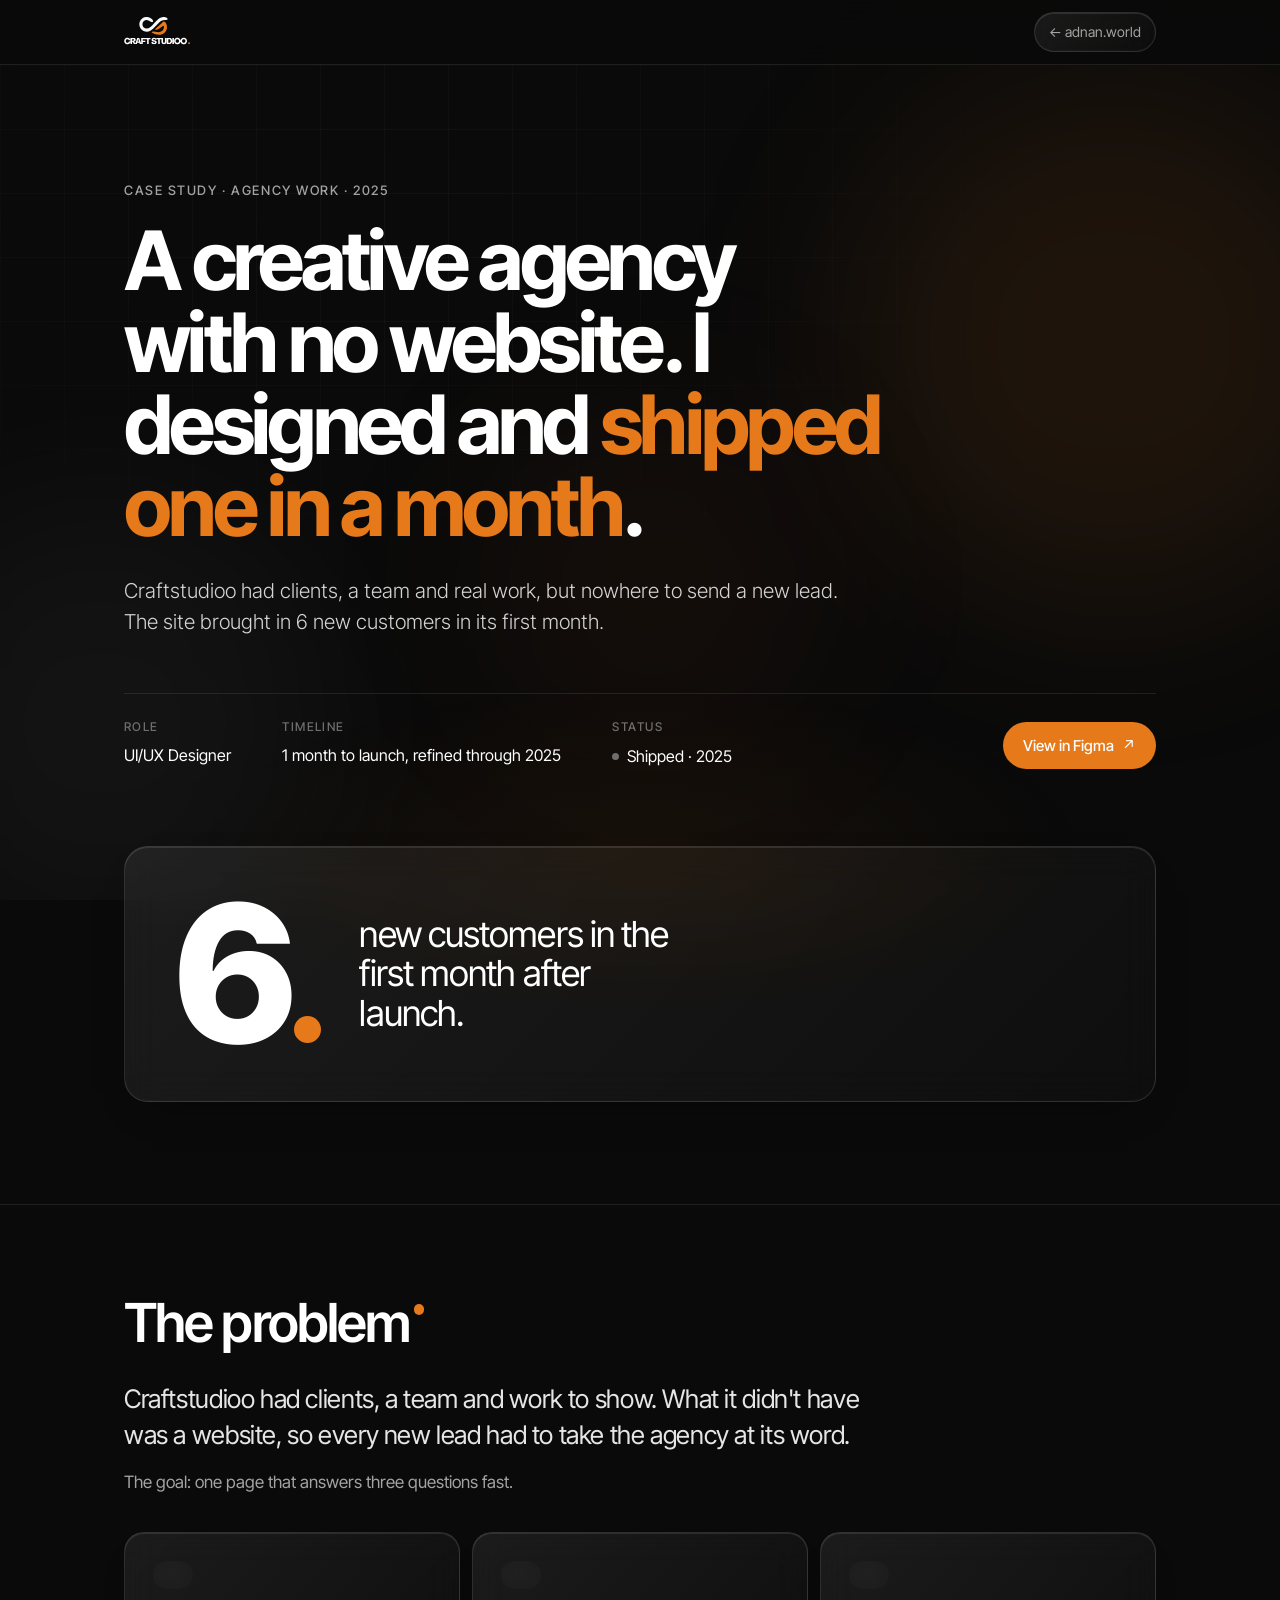
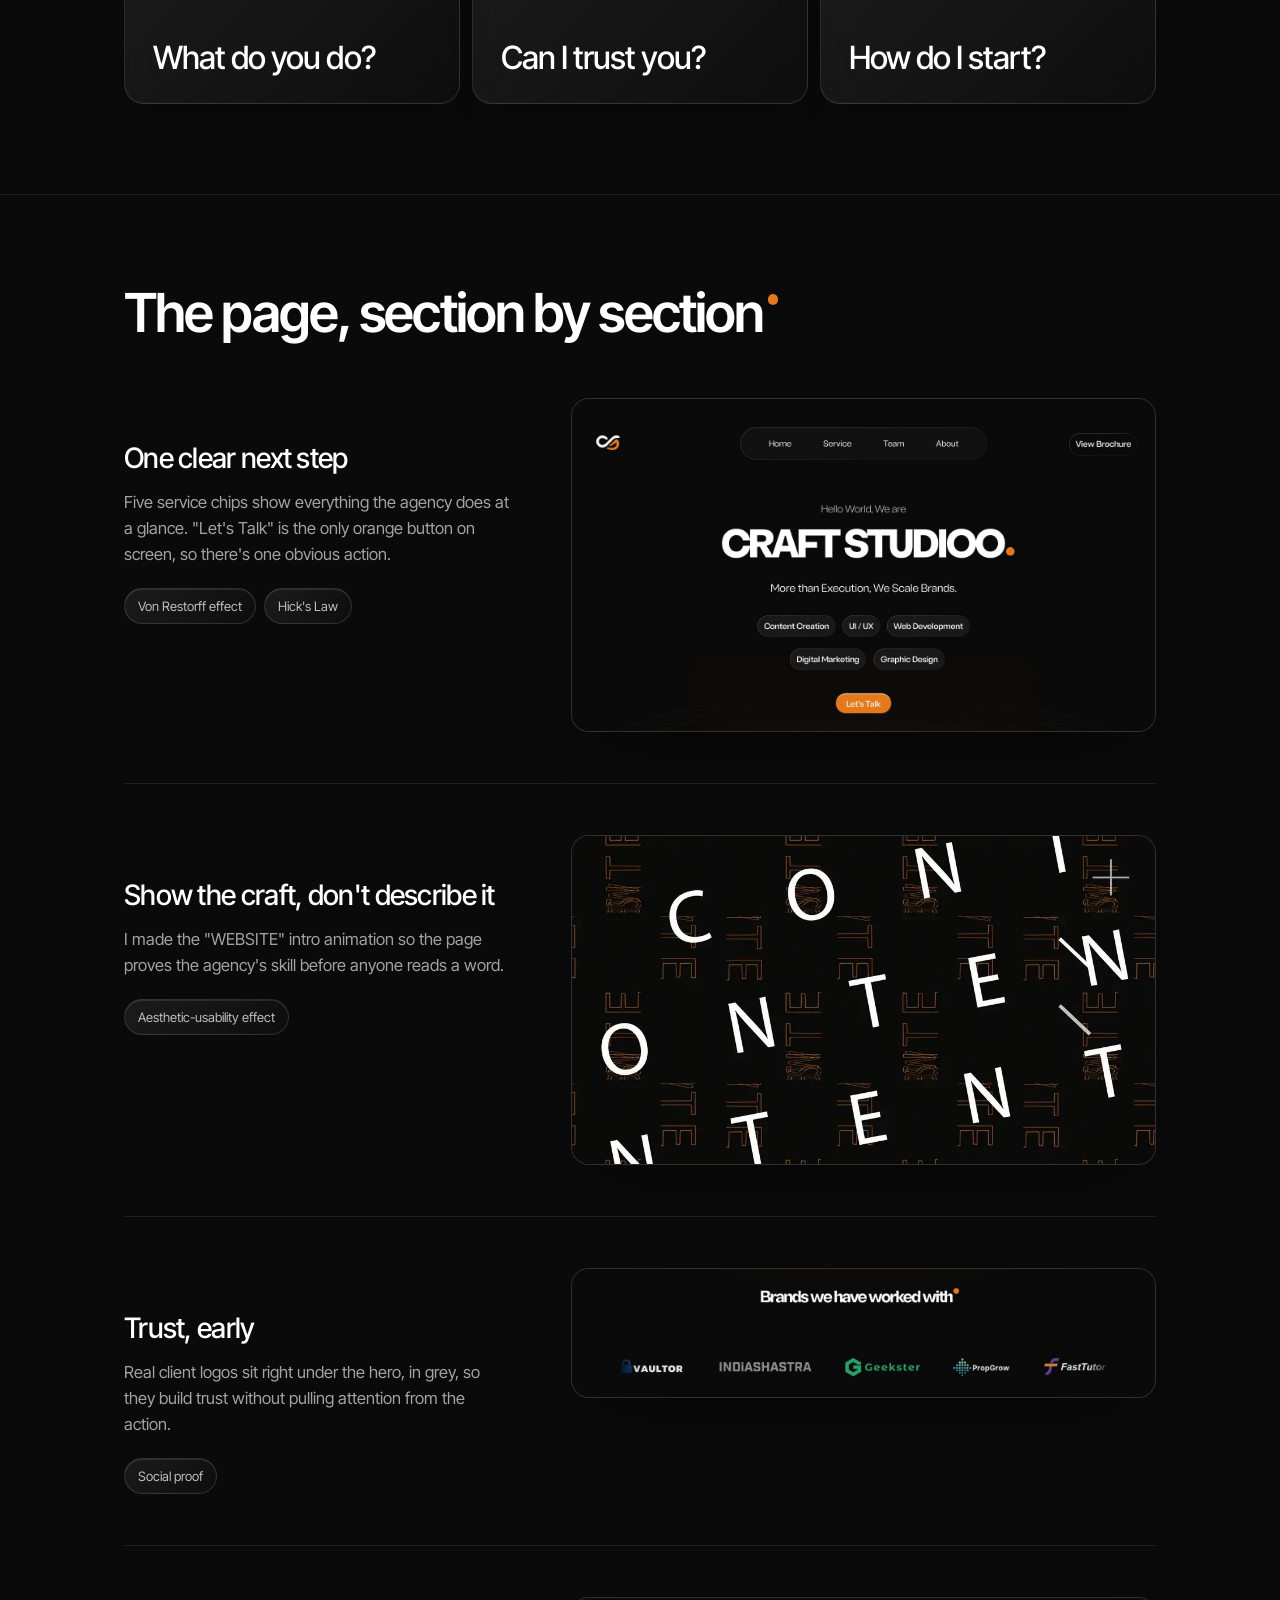
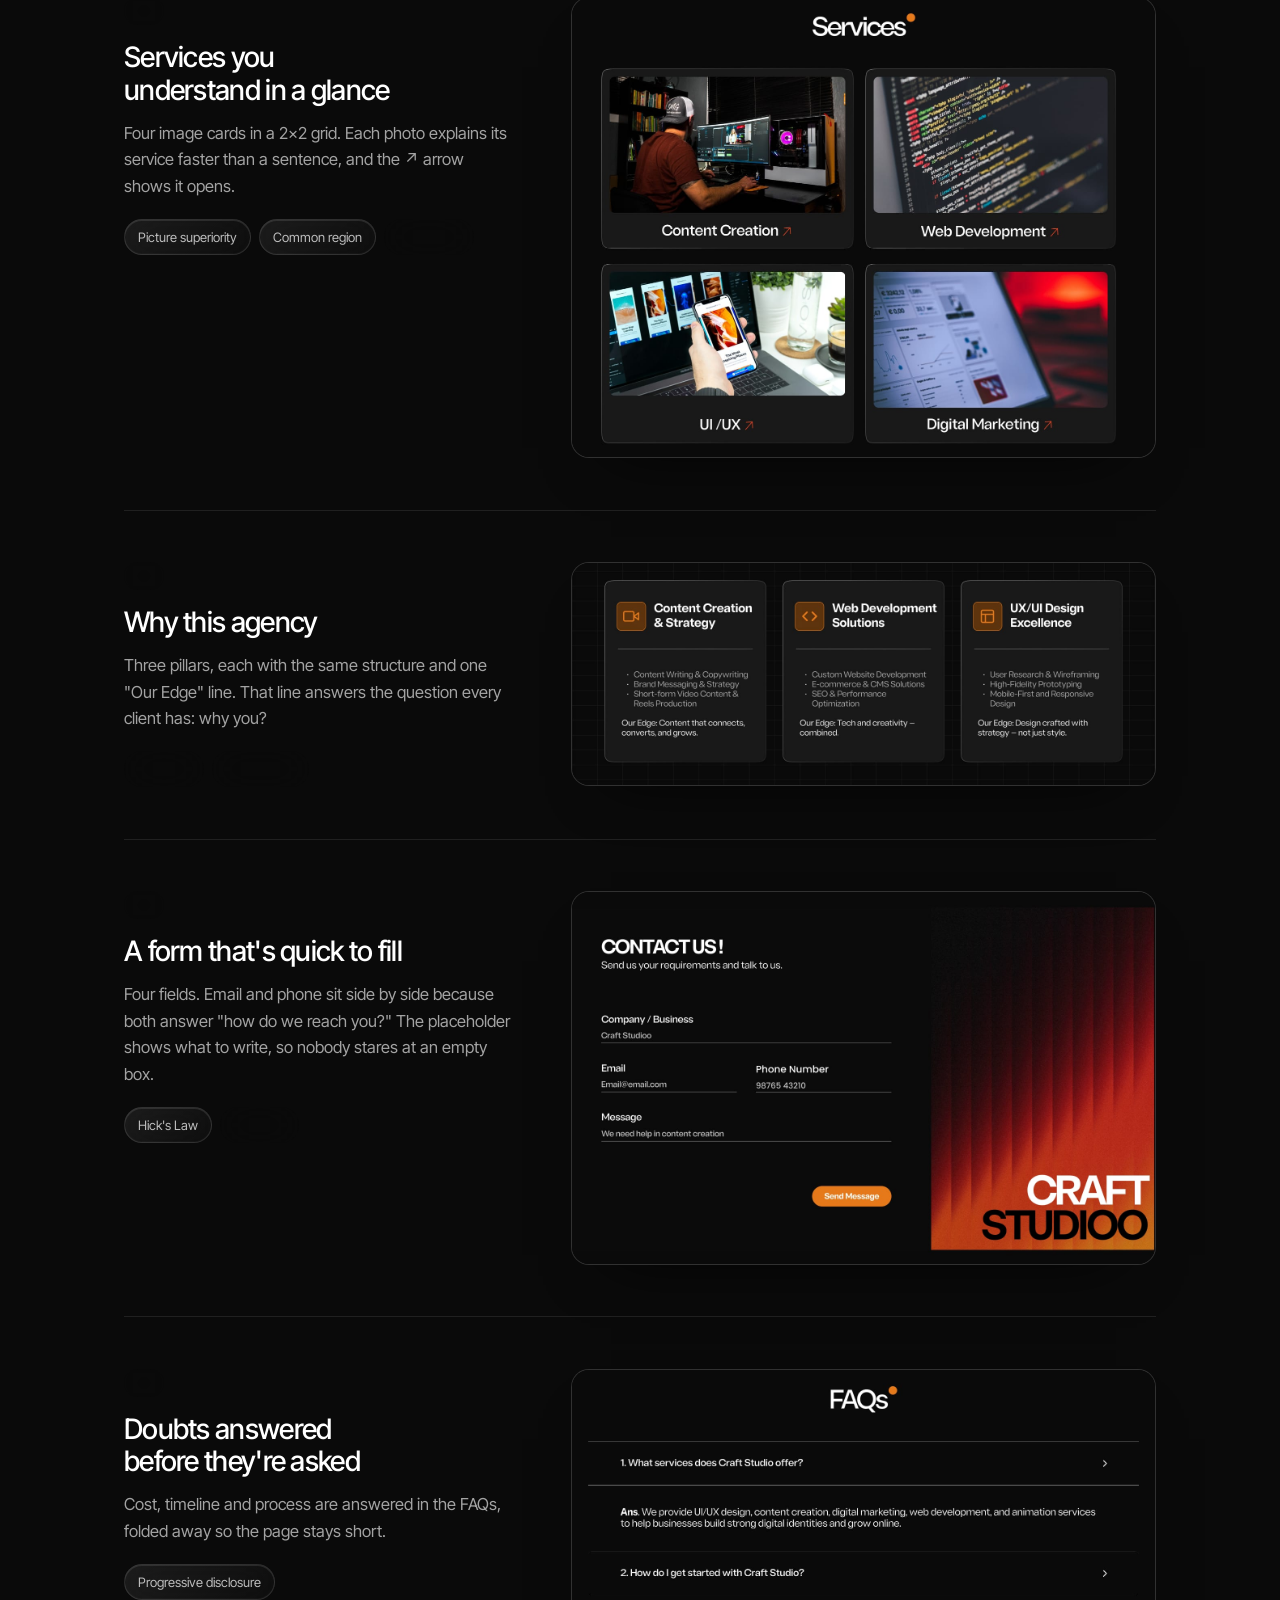
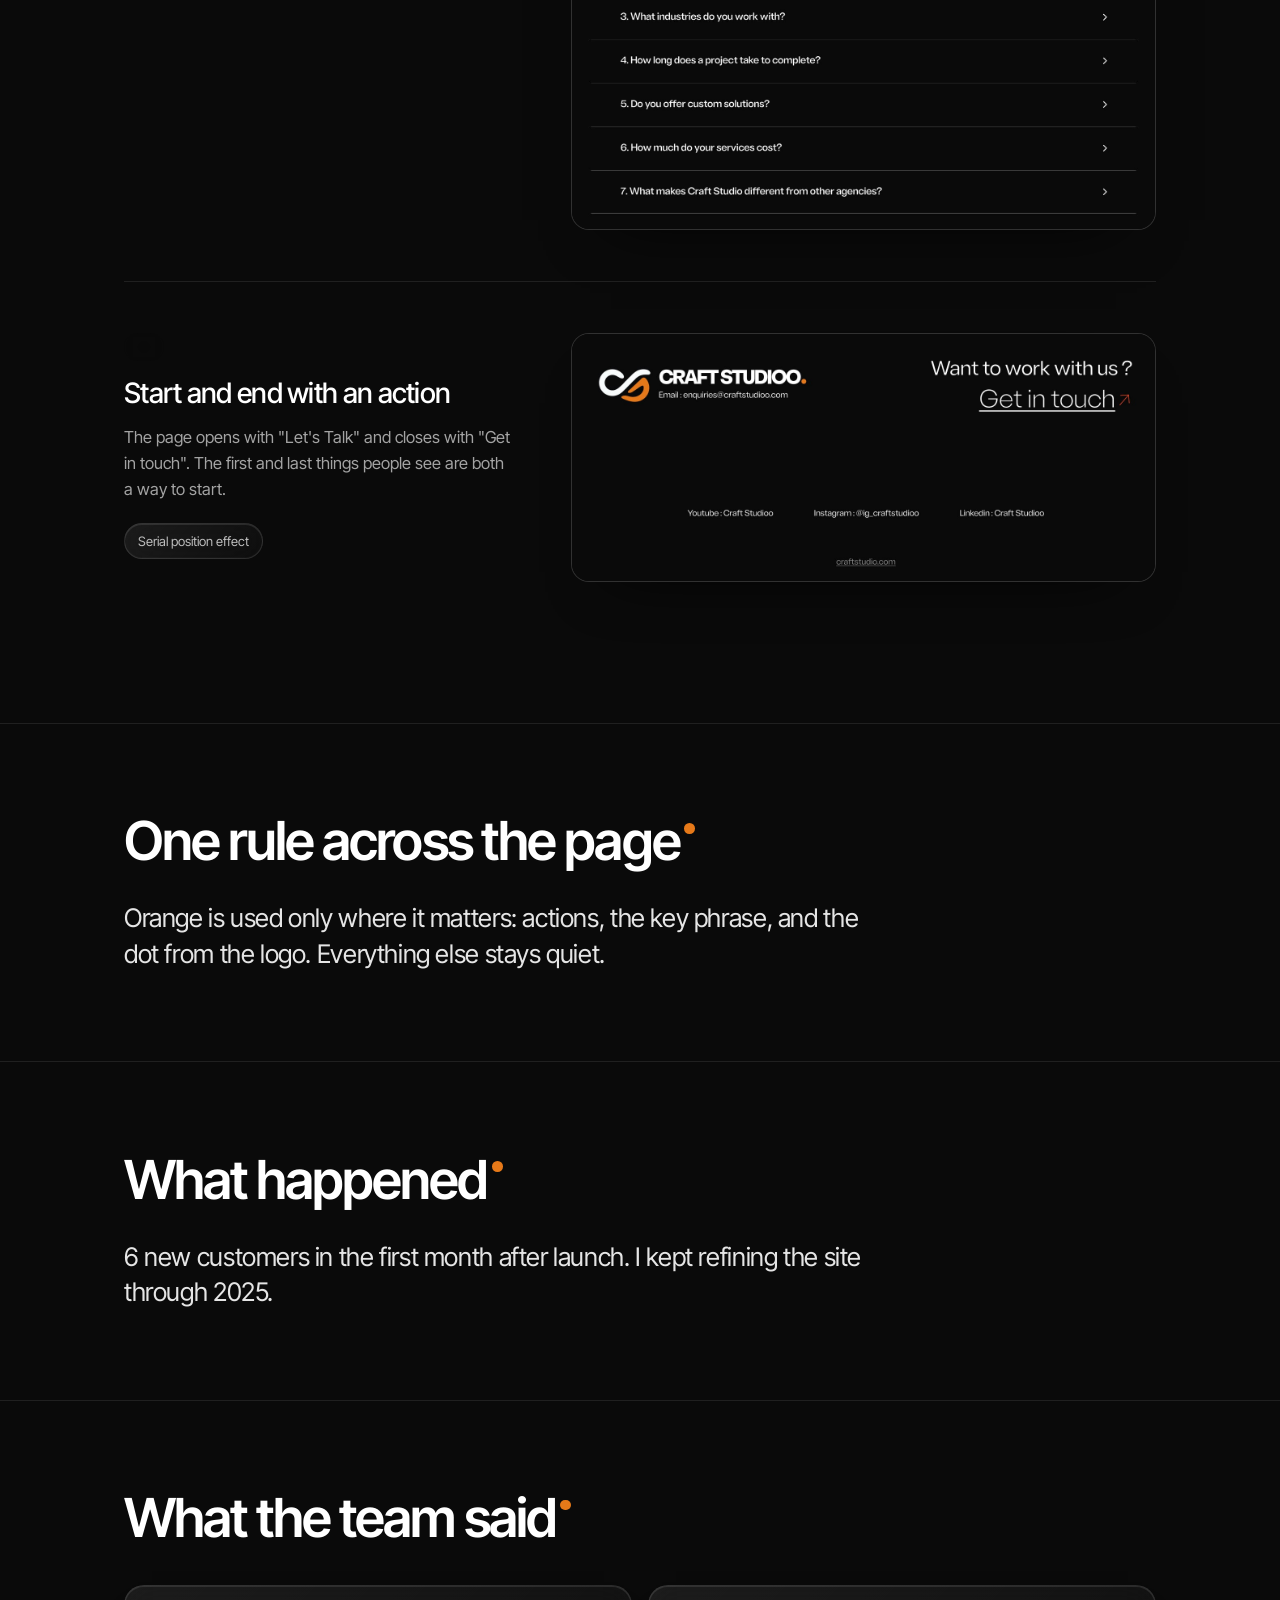
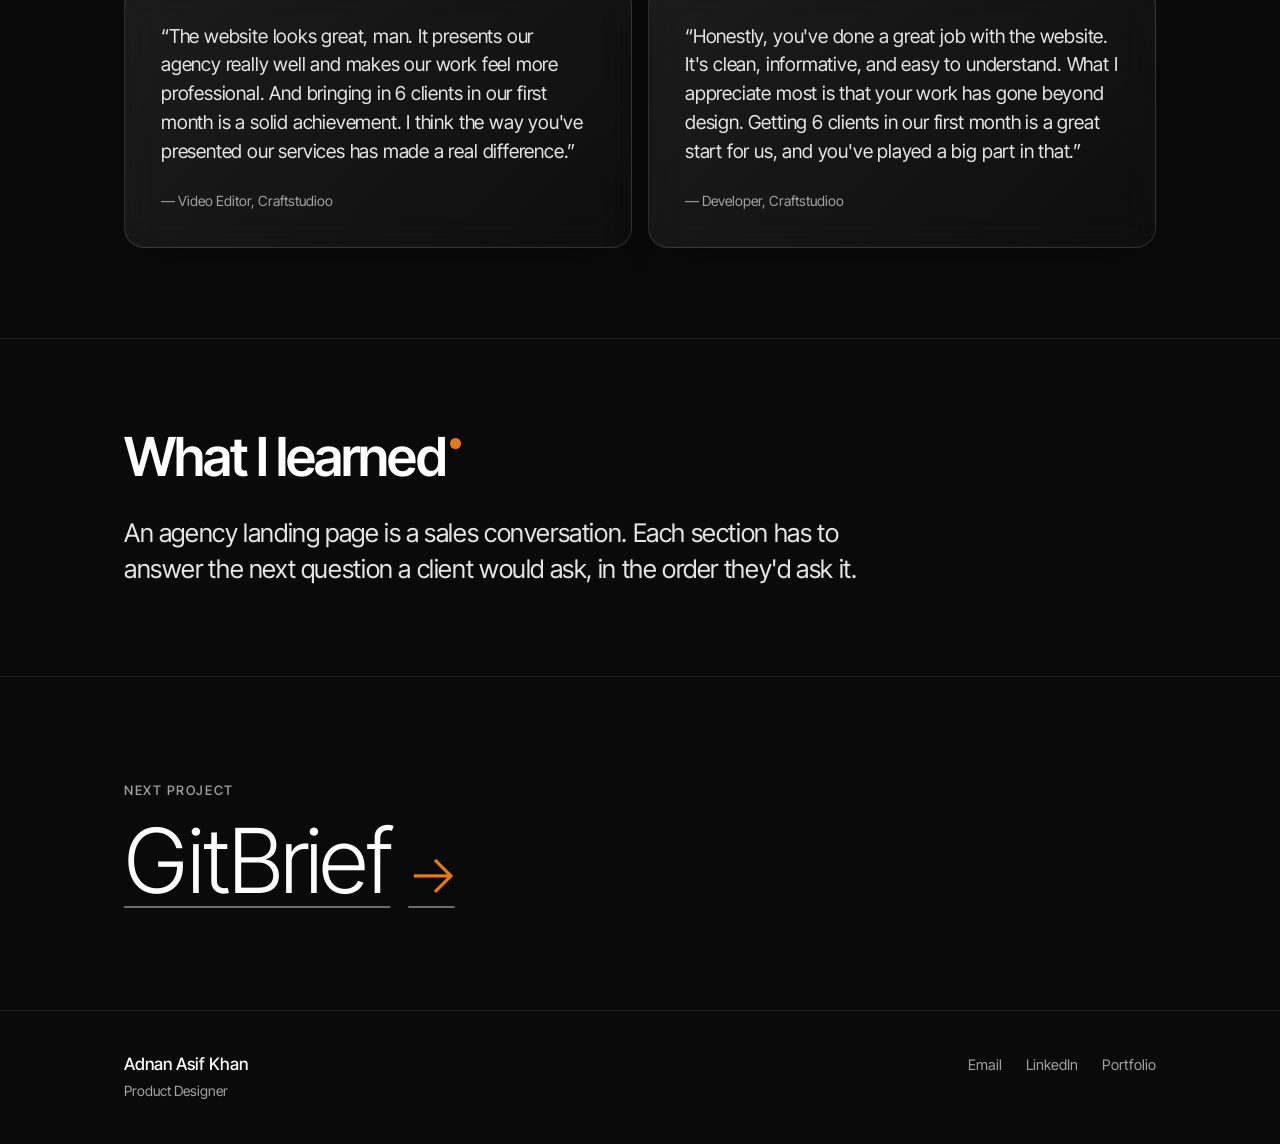
<file: craftstudioo/index.html>
<!doctype html>
<html lang="en">
<head>
<meta charset="utf-8">
<meta name="viewport" content="width=device-width, initial-scale=1">
<title>Craftstudioo — Case study · Adnan Asif Khan</title>
<meta name="description" content="Craftstudioo had clients, a team and real work, but nowhere to send a new lead. The site brought in 6 new customers in its first month.">
<meta property="og:type" content="article">
<meta property="og:title" content="Craftstudioo — Case study · Adnan Asif Khan">
<meta property="og:description" content="A creative agency with no website. I designed and shipped one in a month.">
<meta property="og:url" content="https://adnan.world/craftstudioo/">
<meta name="twitter:card" content="summary">
<meta name="theme-color" content="#0A0A0A">
<link rel="icon" href="data:image/svg+xml,%3Csvg%20xmlns%3D'http%3A%2F%2Fwww.w3.org%2F2000%2Fsvg'%20viewBox%3D'0%200%2064%2064'%3E%3Crect%20width%3D'64'%20height%3D'64'%20rx%3D'16'%20fill%3D'%230A0A0A'%2F%3E%3Ccircle%20cx%3D'32'%20cy%3D'32'%20r%3D'10'%20fill%3D'%23E67919'%2F%3E%3C%2Fsvg%3E">
<link rel="preconnect" href="https://fonts.googleapis.com">
<link rel="preconnect" href="https://fonts.gstatic.com" crossorigin>
<link rel="stylesheet" href="https://fonts.googleapis.com/css2?family=Inter+Tight:wght@300;400;500;600;700;800&display=swap">
<style>
  /* Craftstudioo's own palette and type, taken from the site design (desktop.png) */
  :root{
    --bg:#0A0A0A; --card:#151515; --card-2:#191919; --line:rgba(255,255,255,.09); --line-2:rgba(255,255,255,.16);
    --t:#FFFFFF; --m:#A3A3A3; --f:#6E6E6E;
    --or:#E67919; --or-hi:#F28C2E;
    --sans:"Inter Tight",system-ui,-apple-system,"Segoe UI",sans-serif;
    --gutter:clamp(16px,5vw,64px); --max:1160px;
    color-scheme:dark;
  }
  *{box-sizing:border-box}
  html{scroll-behavior:smooth}
  @media (prefers-reduced-motion:reduce){html{scroll-behavior:auto}}
  body{margin:0;background:var(--bg);color:var(--t);font-family:var(--sans);font-size:17px;line-height:1.55;-webkit-font-smoothing:antialiased;overflow-x:hidden}
  a{color:inherit;text-decoration:none}
  a:focus-visible{outline:2px solid var(--or);outline-offset:3px;border-radius:6px}
  ::selection{background:var(--or);color:#0A0A0A}
  img{display:block;max-width:100%;height:auto}
  .wrap{max-width:var(--max);margin-inline:auto;padding-inline:var(--gutter)}
  /* the orange dot from the logo, after headings — same as on the Craftstudioo site */
  .dot{display:inline-block;width:.2em;height:.2em;border-radius:50%;background:var(--or);margin-left:.06em;vertical-align:.05em}
  h2 .dot{width:.2em;height:.2em;vertical-align:.5em;margin-left:.08em}

  /* TOP BAR */
  .top{position:sticky;top:0;z-index:10;background:rgba(10,10,10,.78);backdrop-filter:blur(14px);-webkit-backdrop-filter:blur(14px);border-bottom:1px solid var(--line)}
  .top .wrap{display:flex;align-items:center;justify-content:space-between;gap:16px;height:64px}
  .top .logo img{height:30px;width:auto}
  .back{font-size:14px;font-weight:400;color:var(--m);padding:8px 14px;border:1px solid var(--line-2);border-radius:999px;transition:color .2s ease,border-color .2s ease;white-space:nowrap}
  .back:hover{color:var(--t);border-color:rgba(255,255,255,.4)}

  /* HERO */
  .hero{position:relative;padding:clamp(56px,9vw,120px) 0 clamp(48px,6vw,80px)}
  .hero::before{content:"";position:absolute;inset:0;pointer-events:none;
    background-image:linear-gradient(rgba(255,255,255,.035) 1px,transparent 1px),linear-gradient(90deg,rgba(255,255,255,.035) 1px,transparent 1px);background-size:64px 64px;
    -webkit-mask-image:radial-gradient(80% 70% at 30% 20%,#000,transparent 75%);mask-image:radial-gradient(80% 70% at 30% 20%,#000,transparent 75%)}
  .hero::after{content:"";position:absolute;left:0;right:0;bottom:-30%;height:60%;pointer-events:none;background:radial-gradient(50% 50% at 50% 50%,rgba(230,121,25,.06),rgba(230,121,25,0) 70%)}
  .hero .wrap{position:relative;z-index:1}
  .eyebrow{font-size:13px;font-weight:500;letter-spacing:.12em;text-transform:uppercase;color:var(--m)}
  h1{margin:20px 0 0;font-size:clamp(40px,6.4vw,84px);font-weight:700;line-height:1;letter-spacing:-.045em;max-width:15ch;text-wrap:balance}
  h1 .key{color:var(--or)}
  .sub{margin:clamp(20px,2.4vw,28px) 0 0;font-size:clamp(18px,1.6vw,21px);font-weight:300;line-height:1.5;color:#D4D4D4;max-width:36em}
  .meta{display:flex;flex-wrap:wrap;align-items:flex-end;justify-content:space-between;gap:24px 40px;margin-top:clamp(36px,4.5vw,56px);padding-top:24px;border-top:1px solid var(--line)}
  .meta dl{display:flex;flex-wrap:wrap;gap:16px clamp(28px,4vw,56px);margin:0}
  .meta dt{font-size:12px;font-weight:500;letter-spacing:.12em;text-transform:uppercase;color:var(--f);margin-bottom:6px}
  .meta dd{margin:0;font-size:16px;font-weight:400}
  .meta dd .off{display:inline-block;width:7px;height:7px;border-radius:50%;background:var(--f);margin-right:8px;vertical-align:.12em}
  .actions{display:flex;flex-wrap:wrap;gap:10px}
  .btn{display:inline-flex;align-items:center;gap:8px;padding:12px 20px;border-radius:999px;font-size:15px;font-weight:500;white-space:nowrap;transition:background .2s ease,border-color .2s ease,transform .2s ease}
  .btn:hover{transform:translateY(-1px)}
  .btn.pri{background:var(--or);color:#fff}
  .btn.pri:hover{background:var(--or-hi)}
  .btn.alt{background:var(--card-2);border:1px solid var(--line-2);color:var(--t)}
  .btn.alt:hover{border-color:rgba(255,255,255,.4)}
  .btn .ar{font-weight:400}

  /* RESULT */
  .result{padding-bottom:clamp(64px,8vw,112px)}
  .result-card{display:flex;align-items:center;flex-wrap:wrap;gap:8px clamp(20px,3vw,40px);padding:clamp(28px,4vw,48px);border-radius:24px;background:var(--card);border:1px solid var(--line)}
  .result .n{font-size:clamp(104px,15vw,200px);font-weight:800;line-height:.82;letter-spacing:-.06em}
  .result .n .dot{width:.14em;height:.14em;vertical-align:baseline;margin-left:.04em}
  .result .t{font-size:clamp(24px,2.8vw,40px);font-weight:400;line-height:1.1;letter-spacing:-.025em;max-width:15ch}

  /* SECTIONS */
  .sec{padding-block:clamp(56px,7vw,104px);border-top:1px solid var(--line)}
  h2{margin:0;font-size:clamp(32px,4.2vw,56px);font-weight:600;line-height:1.04;letter-spacing:-.035em;text-wrap:balance}
  .copy{margin-top:clamp(20px,2.4vw,32px)}
  .copy p{margin:0 0 16px;font-size:clamp(17px,1.3vw,19px);line-height:1.6;color:var(--m);max-width:38em}
  .copy p:last-child{margin-bottom:0}
  .copy p.big{font-size:clamp(21px,2vw,28px);font-weight:400;line-height:1.4;letter-spacing:-.015em;color:#E5E5E5;max-width:30em}

  /* THE THREE QUESTIONS */
  .qs{list-style:none;margin:clamp(24px,3vw,36px) 0 0;padding:0;display:grid;grid-template-columns:repeat(3,minmax(0,1fr));gap:12px}
  .qs li{display:flex;flex-direction:column;justify-content:space-between;gap:clamp(28px,4vw,56px);padding:clamp(20px,2.4vw,28px);border-radius:20px;background:var(--card);border:1px solid var(--line-2)}
  .qs .k{align-self:flex-start;display:inline-flex;align-items:center;justify-content:center;min-width:40px;height:28px;padding:0 10px;border-radius:999px;border:1px solid var(--line-2);font-size:13px;font-weight:500;font-variant-numeric:tabular-nums;color:var(--m)}
  .qs .q{font-size:clamp(24px,2.5vw,34px);font-weight:500;line-height:1.1;letter-spacing:-.03em;color:var(--t)}
  @media (max-width:760px){.qs{grid-template-columns:1fr}.qs li{flex-direction:row;align-items:center;gap:16px}}

  /* SECTION BY SECTION */
  .steps{margin-top:clamp(36px,4.5vw,64px);display:flex;flex-direction:column}
  .step{display:grid;grid-template-columns:minmax(0,.8fr) minmax(0,1.2fr);gap:clamp(24px,4.5vw,72px);align-items:start;padding-block:clamp(32px,4vw,56px);border-top:1px solid var(--line)}
  .step:first-child{border-top:0;padding-top:0}
  .step .txt{position:sticky;top:96px}
  .step .k{display:inline-flex;align-items:center;justify-content:center;min-width:40px;height:28px;padding:0 10px;border-radius:999px;border:1px solid var(--line-2);font-size:13px;font-weight:500;font-variant-numeric:tabular-nums;color:var(--m)}
  .step h3{margin:16px 0 0;font-size:clamp(23px,2.2vw,30px);font-weight:500;line-height:1.15;letter-spacing:-.025em;text-wrap:balance}
  .step p{margin:14px 0 0;font-size:16.5px;line-height:1.6;color:var(--m);max-width:30em}
  .tags{display:flex;flex-wrap:wrap;gap:8px;margin-top:20px}
  .tags span{font-size:13px;font-weight:400;padding:7px 13px;border-radius:999px;background:var(--card-2);border:1px solid var(--line);color:#BDBDBD}
  .frame{margin:0;border-radius:18px;overflow:hidden;background:var(--bg);border:1px solid var(--line-2);box-shadow:0 30px 60px -40px rgba(0,0,0,.9)}
  .frame img{width:100%}
  @media (max-width:860px){
    .step{grid-template-columns:minmax(0,1fr);gap:22px}
    .step .txt{position:static}
  }

  /* QUOTES */
  .quotes{display:grid;grid-template-columns:repeat(2,minmax(0,1fr));gap:16px;margin-top:clamp(24px,3vw,40px)}
  @media (max-width:760px){.quotes{grid-template-columns:1fr}}
  .quote{margin:0;padding:clamp(24px,3vw,36px);border-radius:20px;background:var(--card);border:1px solid var(--line);display:flex;flex-direction:column;justify-content:space-between;gap:24px}
  .quote blockquote{margin:0;font-size:clamp(18px,1.5vw,21px);font-weight:400;line-height:1.5;letter-spacing:-.01em;color:#E5E5E5}
  .quote figcaption{font-size:14px;color:var(--m)}

  /* NEXT + FOOTER */
  .next{padding-block:clamp(64px,8vw,120px);border-top:1px solid var(--line)}
  .next .eyebrow{margin-bottom:14px}
  .next a{display:inline-flex;align-items:baseline;gap:.2em;font-size:clamp(44px,7vw,96px);font-weight:300;line-height:1.05;letter-spacing:-.04em;text-decoration:underline;text-decoration-thickness:2px;text-underline-offset:.14em;text-decoration-color:rgba(255,255,255,.4);transition:text-decoration-color .2s ease}
  .next a .ar{color:var(--or);font-size:.6em;transition:transform .3s cubic-bezier(.22,1,.36,1)}
  .next a:hover{text-decoration-color:var(--t)}
  .next a:hover .ar{transform:translate(.08em,-.08em)}
  footer{border-top:1px solid var(--line)}
  footer .wrap{display:flex;align-items:baseline;justify-content:space-between;flex-wrap:wrap;gap:16px 24px;padding-block:32px 40px}
  footer .who b{display:block;font-size:17px;font-weight:500}
  footer .who span{font-size:14px;color:var(--m)}
  footer nav{display:flex;flex-wrap:wrap;gap:6px 24px;font-size:14.5px;color:var(--m)}
  footer nav a{display:inline-flex;align-items:center;min-height:44px;transition:color .2s ease}
  footer nav a:hover{color:var(--t)}

  /* GLASS: the grey cards, pills and buttons, over a soft fixed glow so the blur has something to show */
  .ambient{position:fixed;inset:0;z-index:-1;pointer-events:none;overflow:hidden}
  .ambient span{position:absolute;border-radius:50%;filter:blur(90px)}
  .ambient .a1{width:42vw;height:42vw;max-width:620px;max-height:620px;right:-8vw;top:8vh;background:rgba(230,121,25,.09);animation:drift-a 32s ease-in-out infinite alternate}
  .ambient .a2{width:36vw;height:36vw;max-width:520px;max-height:520px;left:-10vw;bottom:-6vh;background:rgba(255,255,255,.04);animation:drift-b 38s ease-in-out infinite alternate}
  .ambient .a3{width:26vw;height:26vw;max-width:380px;max-height:380px;left:38%;top:46vh;background:rgba(200,80,20,.06);animation:drift-c 44s ease-in-out infinite alternate}
  @keyframes drift-a{to{transform:translate(-6vw,8vh) scale(1.08)}}
  @keyframes drift-b{to{transform:translate(8vw,-6vh) scale(.94)}}
  @keyframes drift-c{to{transform:translate(-5vw,-8vh) scale(1.1)}}
  @media (prefers-reduced-motion:reduce){.ambient span{animation:none}}
  @media (max-width:599px){.ambient span{filter:blur(60px)}.ambient .a1{width:80vw;height:80vw}.ambient .a2{width:70vw;height:70vw}}
  .back,.btn.alt,.result-card,.qs li,.tags span,.step .k,.qs .k,.quote{
    background:linear-gradient(135deg,rgba(255,255,255,.075),rgba(255,255,255,.02));
    backdrop-filter:blur(18px) saturate(150%);-webkit-backdrop-filter:blur(18px) saturate(150%);
    border:1px solid rgba(255,255,255,.12);
    box-shadow:inset 0 1px 0 rgba(255,255,255,.10),inset 0 -1px 0 rgba(255,255,255,.02),0 18px 40px -28px rgba(0,0,0,.8)}
  .back:hover,.btn.alt:hover{border-color:rgba(255,255,255,.3);background:linear-gradient(135deg,rgba(255,255,255,.11),rgba(255,255,255,.03))}

  /* STATUS row */
  .status{position:relative;display:inline-flex;align-items:center;gap:8px}

  @media (max-width:599px){
    .top .logo img{height:24px}
    .back{font-size:13px;padding:7px 12px}
    .meta{flex-direction:column;align-items:flex-start}
    .actions{width:100%}
    .btn{flex:1 1 auto;justify-content:center}
  }
</style>
</head>
<body>
<div class="ambient" aria-hidden="true"><span class="a1"></span><span class="a2"></span><span class="a3"></span></div>

<header class="top">
  <div class="wrap">
    <span class="logo"><img src="images/logo.svg" alt="Craft Studioo" width="735" height="333"></span>
    <a class="back" href="/#work">← adnan.world</a>
  </div>
</header>

<main>
  <!-- INTRO -->
  <section class="hero">
    <div class="wrap">
      <div class="eyebrow">Case study · Agency work · 2025</div>
      <h1>A creative agency with no website. I designed and <span class="key">shipped one in a month</span>.</h1>
      <p class="sub">Craftstudioo had clients, a team and real work, but nowhere to send a new lead. The site brought in 6 new customers in its first month.</p>
      <div class="meta">
        <dl>
          <div><dt>Role</dt><dd>UI/UX Designer</dd></div>
          <div><dt>Timeline</dt><dd>1 month to launch, refined through 2025</dd></div>
          <div><dt>Status</dt><dd class="status"><span><span class="off" aria-hidden="true"></span>Shipped · 2025</span></dd></div>
        </dl>
        <div class="actions">
          <a class="btn pri" href="https://www.figma.com/proto/ftuvxt5mZZFxYQ98zcNclq/CRAFT-STUDIOO?node-id=576-3410&amp;t=4TFyViYpZxO9IJ6z-1" target="_blank" rel="noopener">View in Figma <span class="ar" aria-hidden="true">↗</span></a>
        </div>
      </div>
    </div>
  </section>

  <!-- RESULT -->
  <section class="result" aria-label="Result">
    <div class="wrap">
      <div class="result-card">
        <span class="n">6<span class="dot" aria-hidden="true"></span></span>
        <span class="t">new customers in the first month after launch.</span>
      </div>
    </div>
  </section>

  <!-- THE PROBLEM -->
  <section class="sec">
    <div class="wrap">
      <h2>The problem<span class="dot" aria-hidden="true"></span></h2>
      <div class="copy">
        <p class="big">Craftstudioo had clients, a team and work to show. What it didn't have was a website, so every new lead had to take the agency at its word.</p>
        <p>The goal: one page that answers three questions fast.</p>
      </div>
      <ol class="qs">
        <li><span class="k">1</span><span class="q">What do you do?</span></li>
        <li><span class="k">2</span><span class="q">Can I trust you?</span></li>
        <li><span class="k">3</span><span class="q">How do I start?</span></li>
      </ol>
    </div>
  </section>

  <!-- SECTION BY SECTION -->
  <section class="sec">
    <div class="wrap">
      <h2>The page, section by section<span class="dot" aria-hidden="true"></span></h2>
      <div class="steps">

        <article class="step">
          <div class="txt">
            <span class="k">01</span>
            <h3>One clear next step</h3>
            <p>Five service chips show everything the agency does at a glance. "Let's Talk" is the only orange button on screen, so there's one obvious action.</p>
            <div class="tags"><span>Von Restorff effect</span><span>Hick's Law</span></div>
          </div>
          <figure class="frame"><img src="images/01-hero.jpg" alt="Craftstudioo hero: five service chips and one orange &quot;Let's Talk&quot; button" width="1440" height="820" loading="lazy" decoding="async"></figure>
        </article>

        <article class="step">
          <div class="txt">
            <span class="k">02</span>
            <h3>Show the craft, don't describe it</h3>
            <p>I made the "WEBSITE" intro animation so the page proves the agency's skill before anyone reads a word.</p>
            <div class="tags"><span>Aesthetic-usability effect</span></div>
          </div>
          <figure class="frame"><picture><source srcset="images/02-intro-still.jpg" media="(prefers-reduced-motion: reduce)"><img src="images/02-intro.webp" alt="The &quot;WEBSITE&quot; intro animation from the Craftstudioo site" width="1000" height="562" loading="lazy" decoding="async"></picture></figure>
        </article>

        <article class="step">
          <div class="txt">
            <span class="k">03</span>
            <h3>Trust, early</h3>
            <p>Real client logos sit right under the hero, in grey, so they build trust without pulling attention from the action.</p>
            <div class="tags"><span>Social proof</span></div>
          </div>
          <figure class="frame"><img src="images/03-logos.jpg" alt="Client logos under the hero: Vaultor, IndiaShastra, Geekster, PropGrow, FastTutor" width="1440" height="315" loading="lazy" decoding="async"></figure>
        </article>

        <article class="step">
          <div class="txt">
            <span class="k">04</span>
            <h3>Services you understand in a glance</h3>
            <p>Four image cards in a 2×2 grid. Each photo explains its service faster than a sentence, and the ↗ arrow shows it opens.</p>
            <div class="tags"><span>Picture superiority</span><span>Common region</span><span>Affordance</span></div>
          </div>
          <figure class="frame"><img src="images/04-services.jpg" alt="Services as four photo cards in a 2×2 grid, each with a ↗ arrow" width="1440" height="1135" loading="lazy" decoding="async"></figure>
        </article>

        <article class="step">
          <div class="txt">
            <span class="k">05</span>
            <h3>Why this agency</h3>
            <p>Three pillars, each with the same structure and one "Our Edge" line. That line answers the question every client has: why you?</p>
            <div class="tags"><span>Chunking</span><span>Consistency</span></div>
          </div>
          <figure class="frame"><img src="images/05-pillars.jpg" alt="Three pillar cards with the same structure, each ending in an &quot;Our Edge&quot; line" width="1440" height="550" loading="lazy" decoding="async"></figure>
        </article>


        <article class="step">
          <div class="txt">
            <span class="k">06</span>
            <h3>A form that's quick to fill</h3>
            <p>Four fields. Email and phone sit side by side because both answer "how do we reach you?" The placeholder shows what to write, so nobody stares at an empty box.</p>
            <div class="tags"><span>Hick's Law</span><span>Proximity</span></div>
          </div>
          <figure class="frame"><img src="images/07-form.jpg" alt="Contact form with four fields; email and phone side by side" width="1440" height="920" loading="lazy" decoding="async"></figure>
        </article>

        <article class="step">
          <div class="txt">
            <span class="k">07</span>
            <h3>Doubts answered before they're asked</h3>
            <p>Cost, timeline and process are answered in the FAQs, folded away so the page stays short.</p>
            <div class="tags"><span>Progressive disclosure</span></div>
          </div>
          <figure class="frame"><img src="images/08-faqs.jpg" alt="FAQ list with one answer open and the rest folded away" width="1440" height="1135" loading="lazy" decoding="async"></figure>
        </article>

        <article class="step">
          <div class="txt">
            <span class="k">08</span>
            <h3>Start and end with an action</h3>
            <p>The page opens with "Let's Talk" and closes with "Get in touch". The first and last things people see are both a way to start.</p>
            <div class="tags"><span>Serial position effect</span></div>
          </div>
          <figure class="frame"><img src="images/09-footer.jpg" alt="Footer closing with &quot;Want to work with us? Get in touch&quot;" width="1440" height="610" loading="lazy" decoding="async"></figure>
        </article>

      </div>
    </div>
  </section>

  <!-- ONE RULE -->
  <section class="sec">
    <div class="wrap">
      <h2>One rule across the page<span class="dot" aria-hidden="true"></span></h2>
      <div class="copy"><p class="big">Orange is used only where it matters: actions, the key phrase, and the dot from the logo. Everything else stays quiet.</p></div>
    </div>
  </section>

  <!-- WHAT HAPPENED -->
  <section class="sec">
    <div class="wrap">
      <h2>What happened<span class="dot" aria-hidden="true"></span></h2>
      <div class="copy"><p class="big">6 new customers in the first month after launch. I kept refining the site through 2025.</p></div>
    </div>
  </section>

  <!-- WHAT THE TEAM SAID -->
  <section class="sec">
    <div class="wrap">
      <h2>What the team said<span class="dot" aria-hidden="true"></span></h2>
      <div class="quotes">
        <figure class="quote"><blockquote>“The website looks great, man. It presents our agency really well and makes our work feel more professional. And bringing in 6 clients in our first month is a solid achievement. I think the way you've presented our services has made a real difference.”</blockquote><figcaption>— Video Editor, Craftstudioo</figcaption></figure>
        <figure class="quote"><blockquote>“Honestly, you've done a great job with the website. It's clean, informative, and easy to understand. What I appreciate most is that your work has gone beyond design. Getting 6 clients in our first month is a great start for us, and you've played a big part in that.”</blockquote><figcaption>— Developer, Craftstudioo</figcaption></figure>
      </div>
    </div>
  </section>

  <!-- WHAT I LEARNED -->
  <section class="sec">
    <div class="wrap">
      <h2>What I learned<span class="dot" aria-hidden="true"></span></h2>
      <div class="copy"><p class="big">An agency landing page is a sales conversation. Each section has to answer the next question a client would ask, in the order they'd ask it.</p></div>
    </div>
  </section>

  <!-- NEXT PROJECT -->
  <section class="next">
    <div class="wrap">
      <div class="eyebrow">Next project</div>
      <a href="https://adnnankhan.github.io/GitBrief/">GitBrief <span class="ar" aria-hidden="true">→</span></a>
    </div>
  </section>
</main>

<footer>
  <div class="wrap">
    <div class="who"><b>Adnan Asif Khan</b><span>Product Designer</span></div>
    <nav aria-label="Footer">
      <a href="mailto:adnanasifkhan24@gmail.com">Email</a>
      <a href="https://www.linkedin.com/in/adnanasifkhan/" target="_blank" rel="noopener">LinkedIn</a>
      <a href="https://adnan.world" target="_blank" rel="noopener">Portfolio</a>
    </nav>
  </div>
</footer>

</body>
</html>
</file>
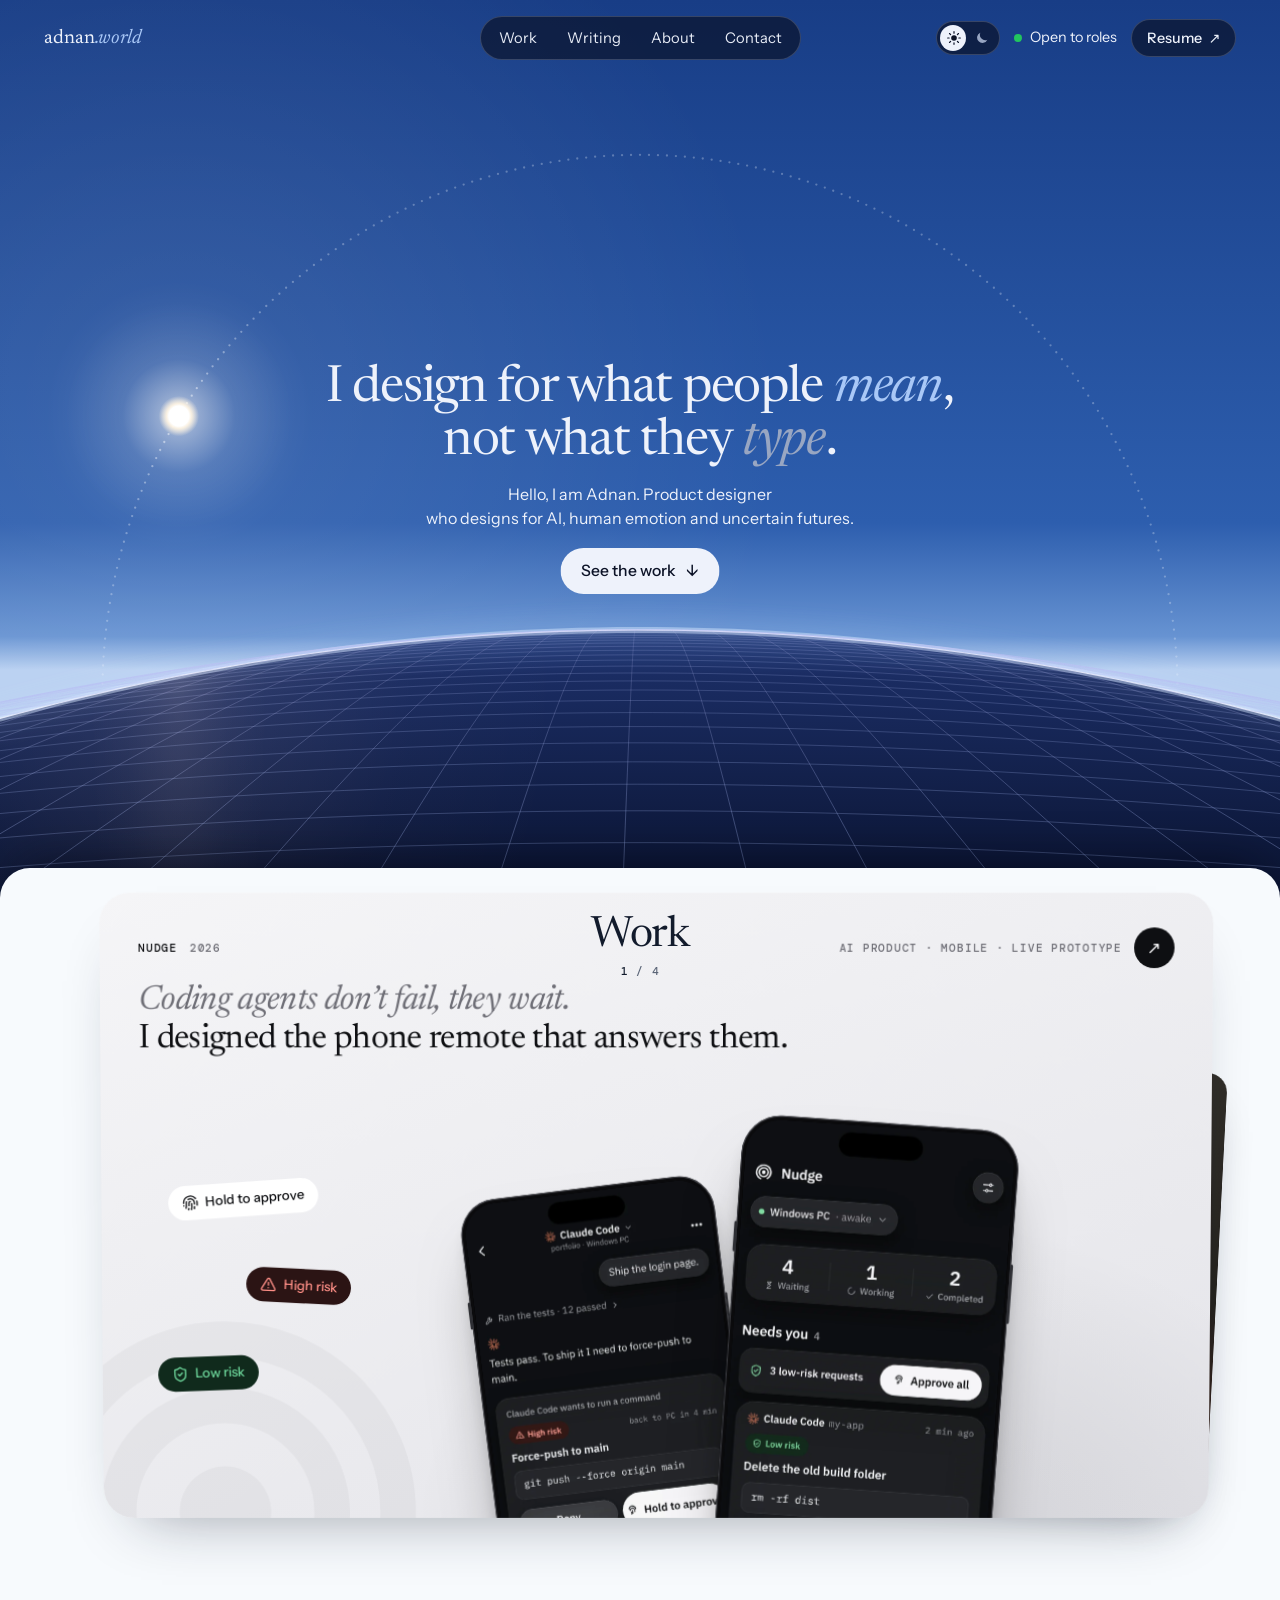
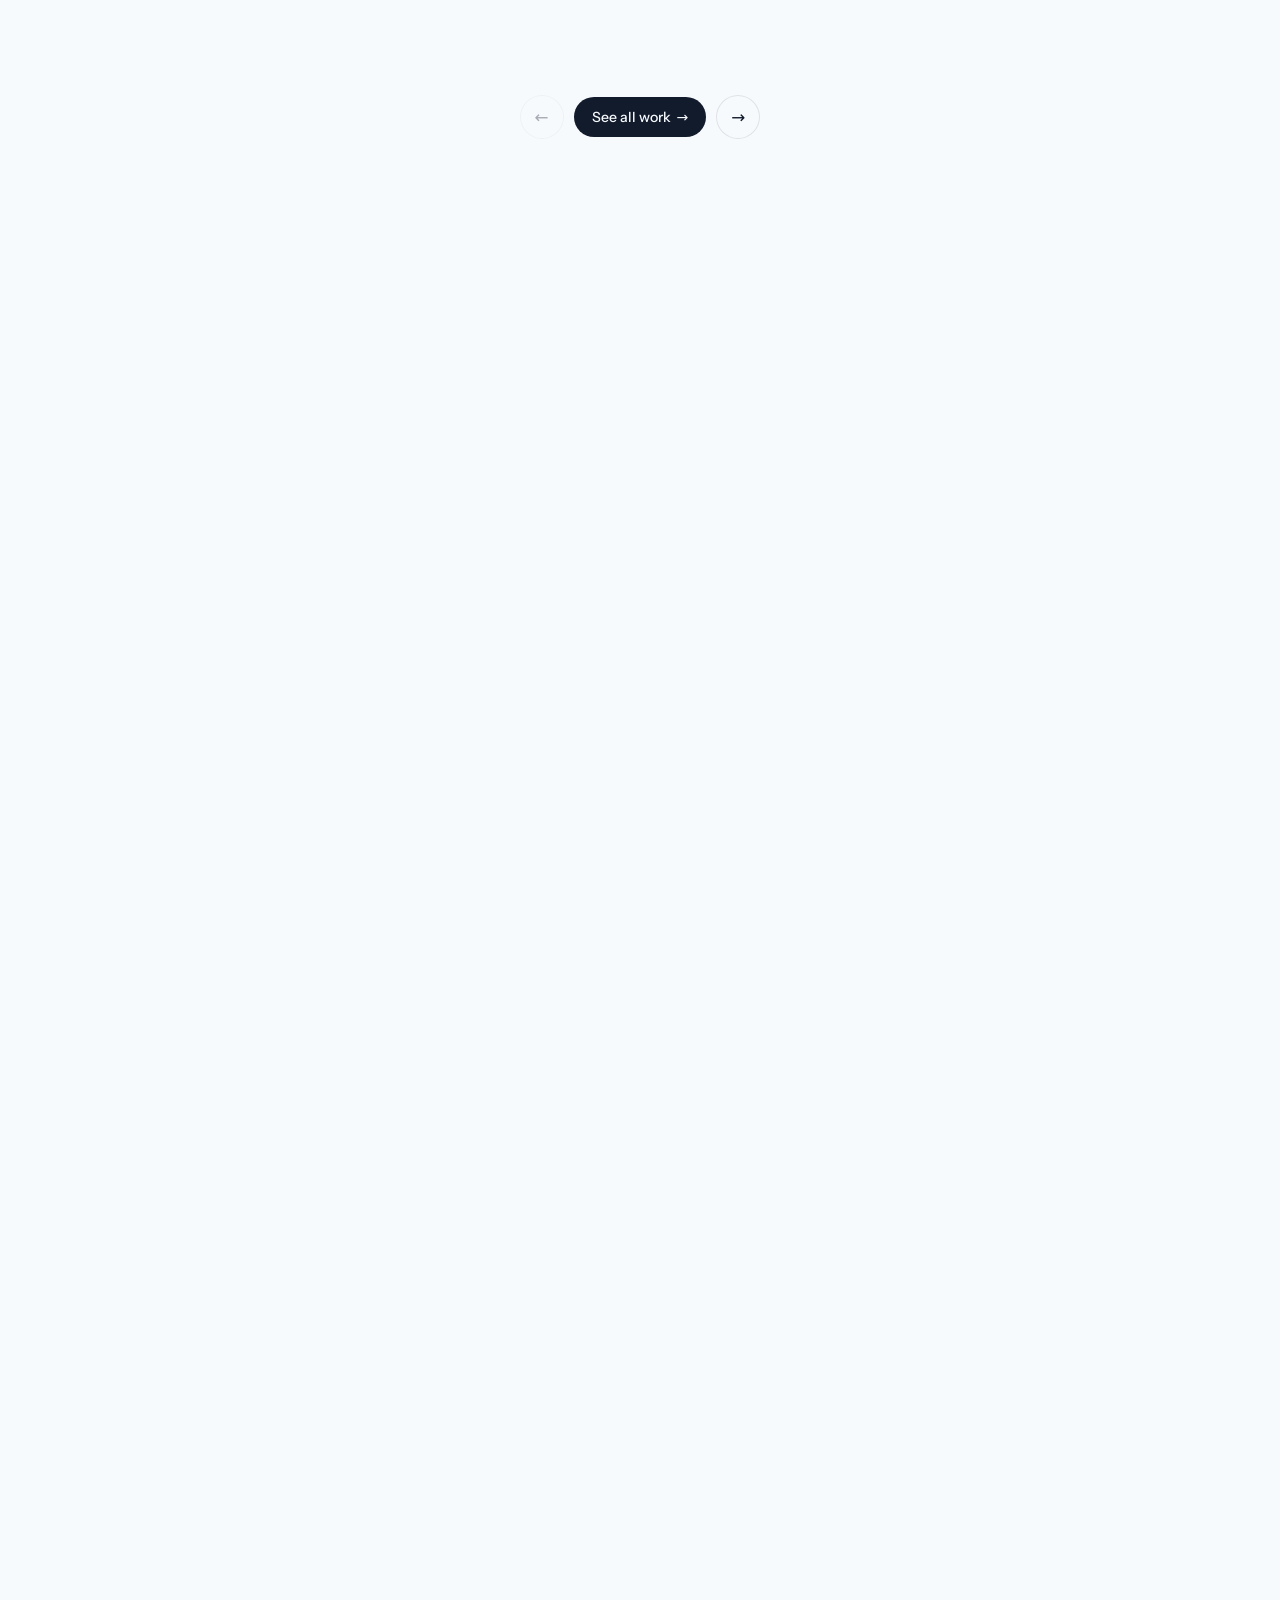
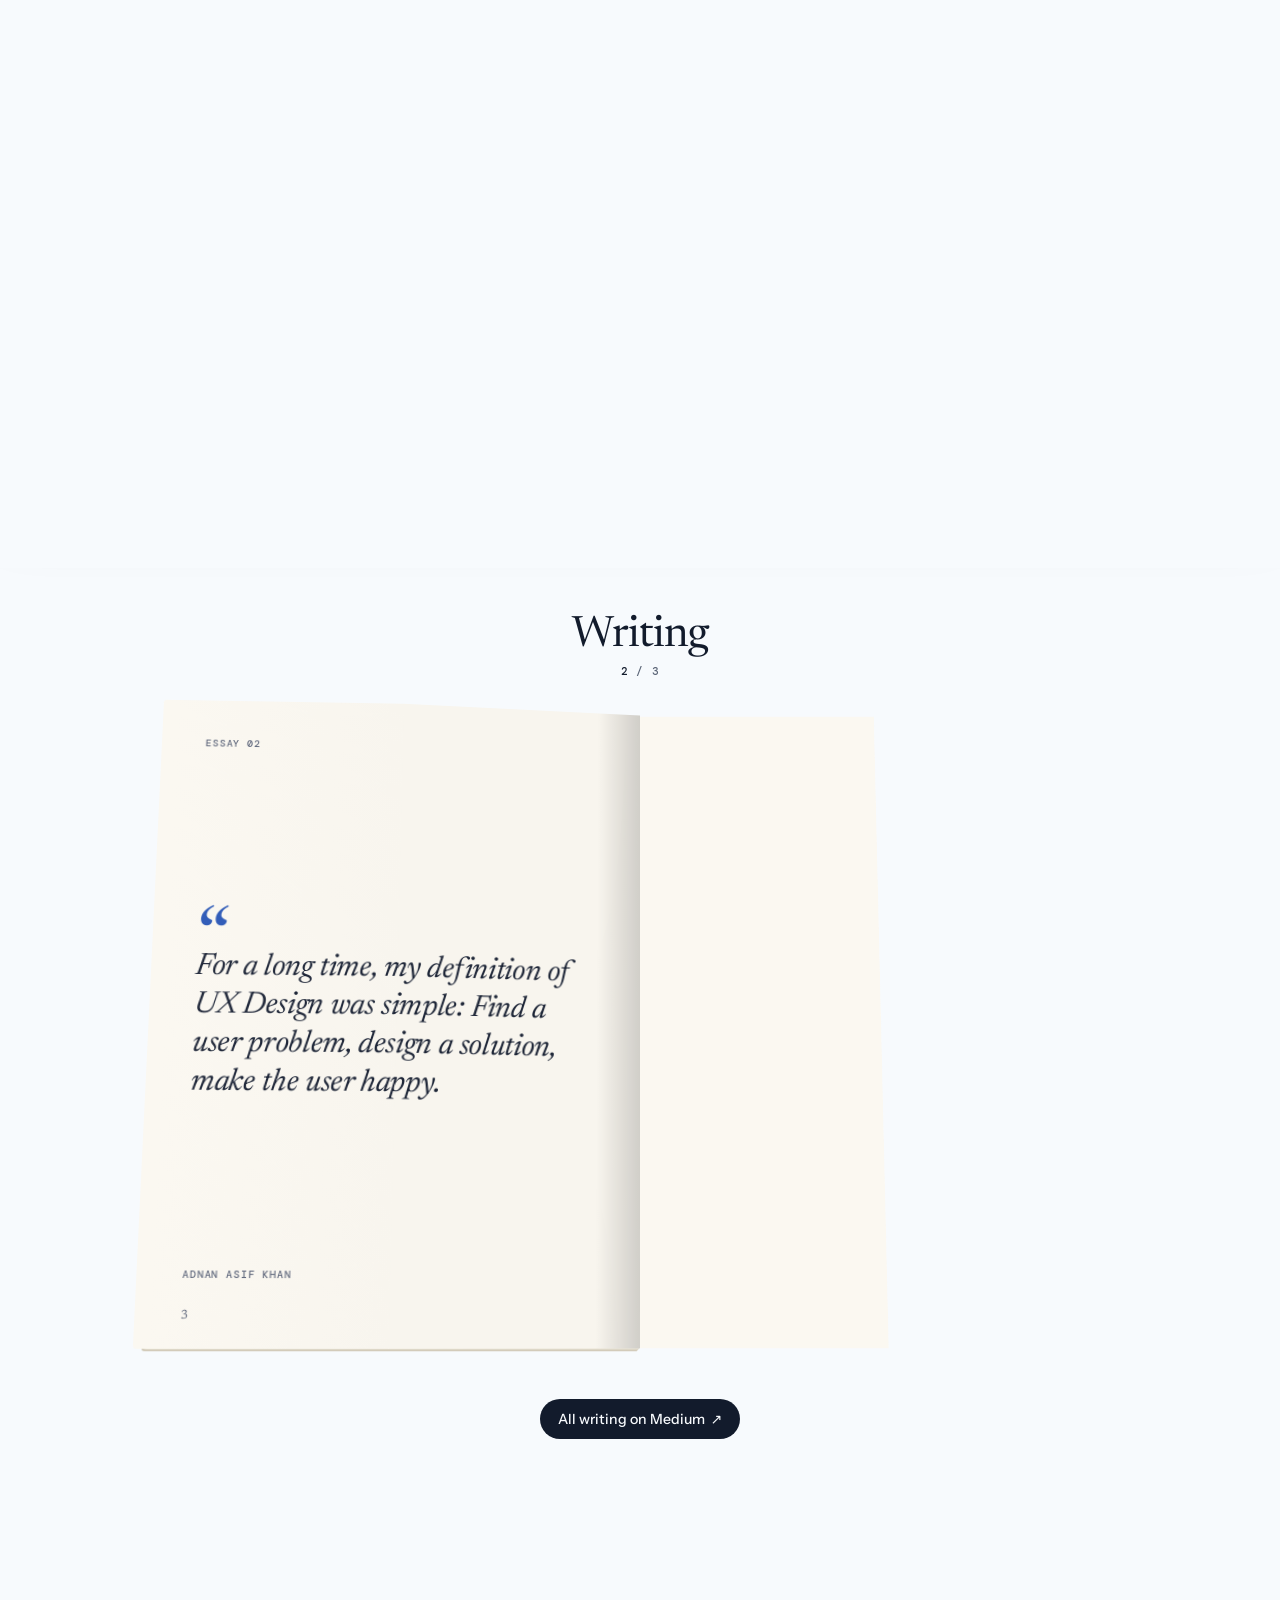
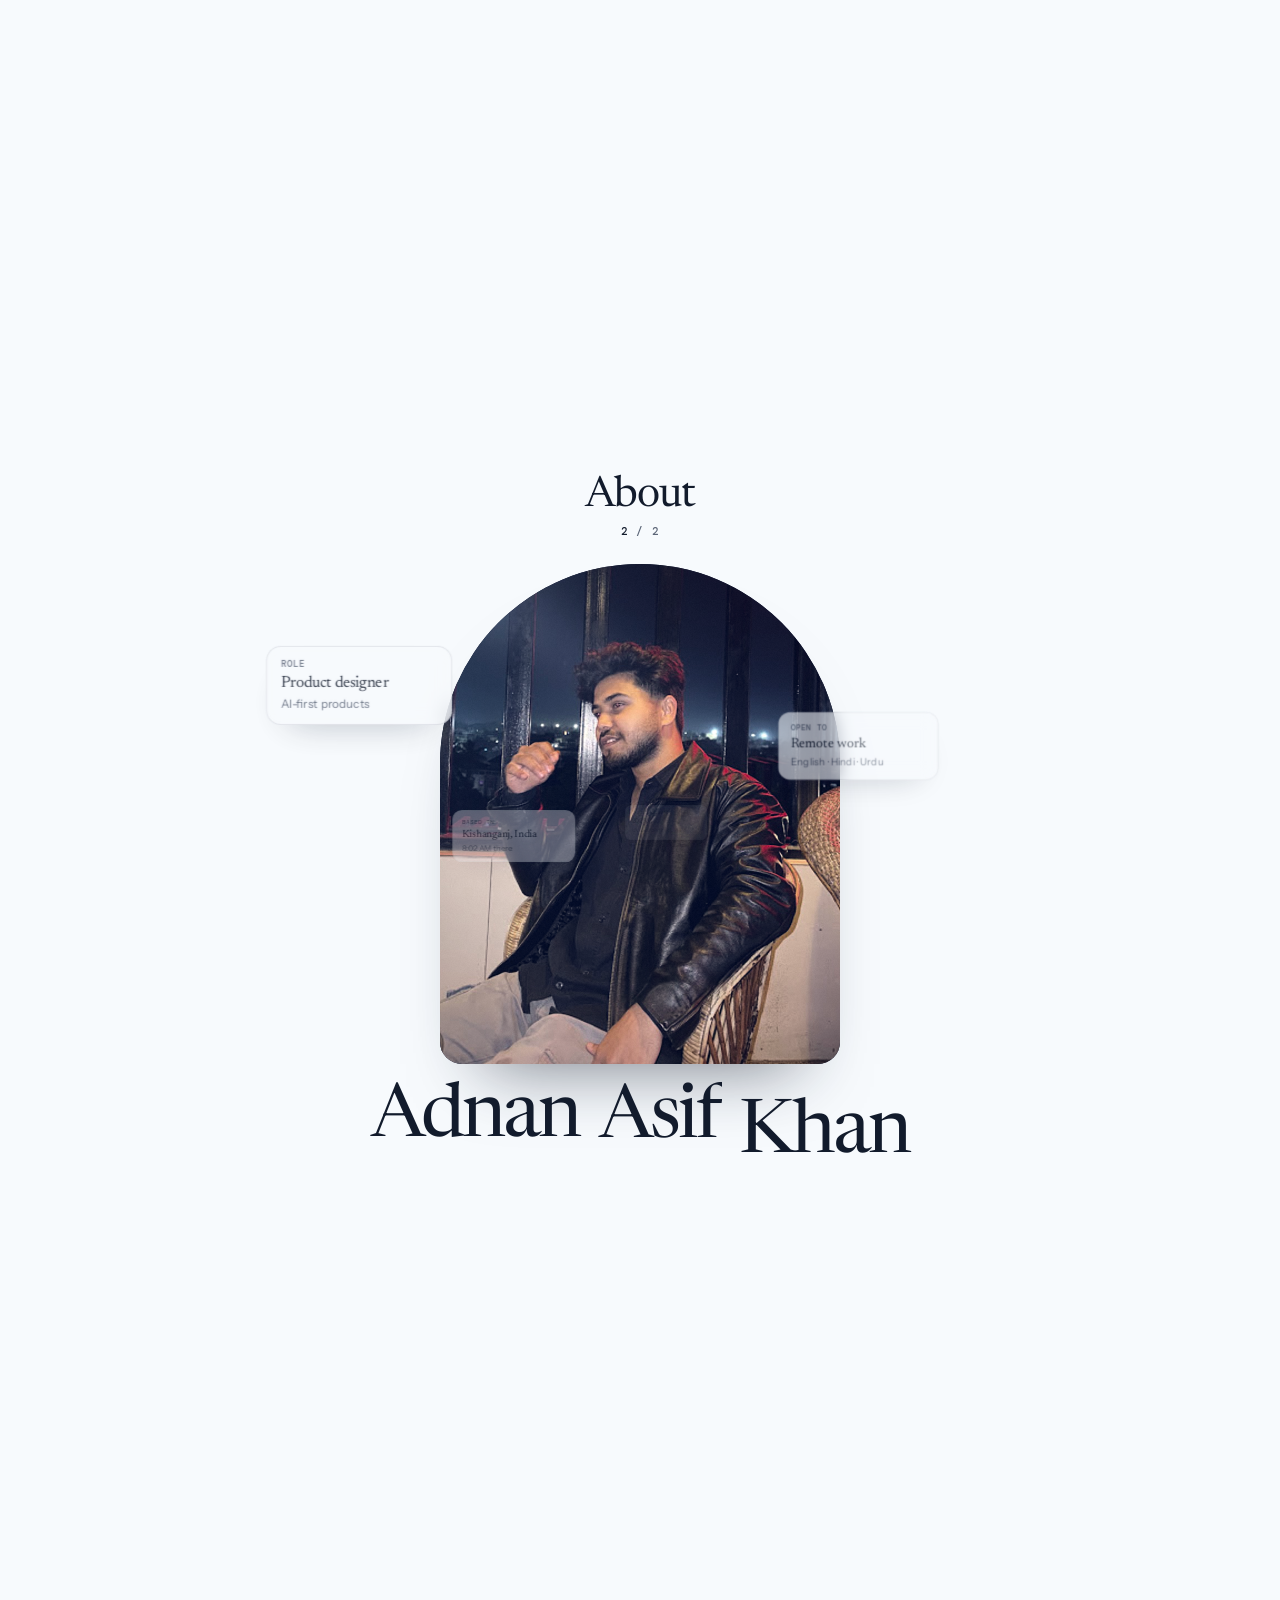
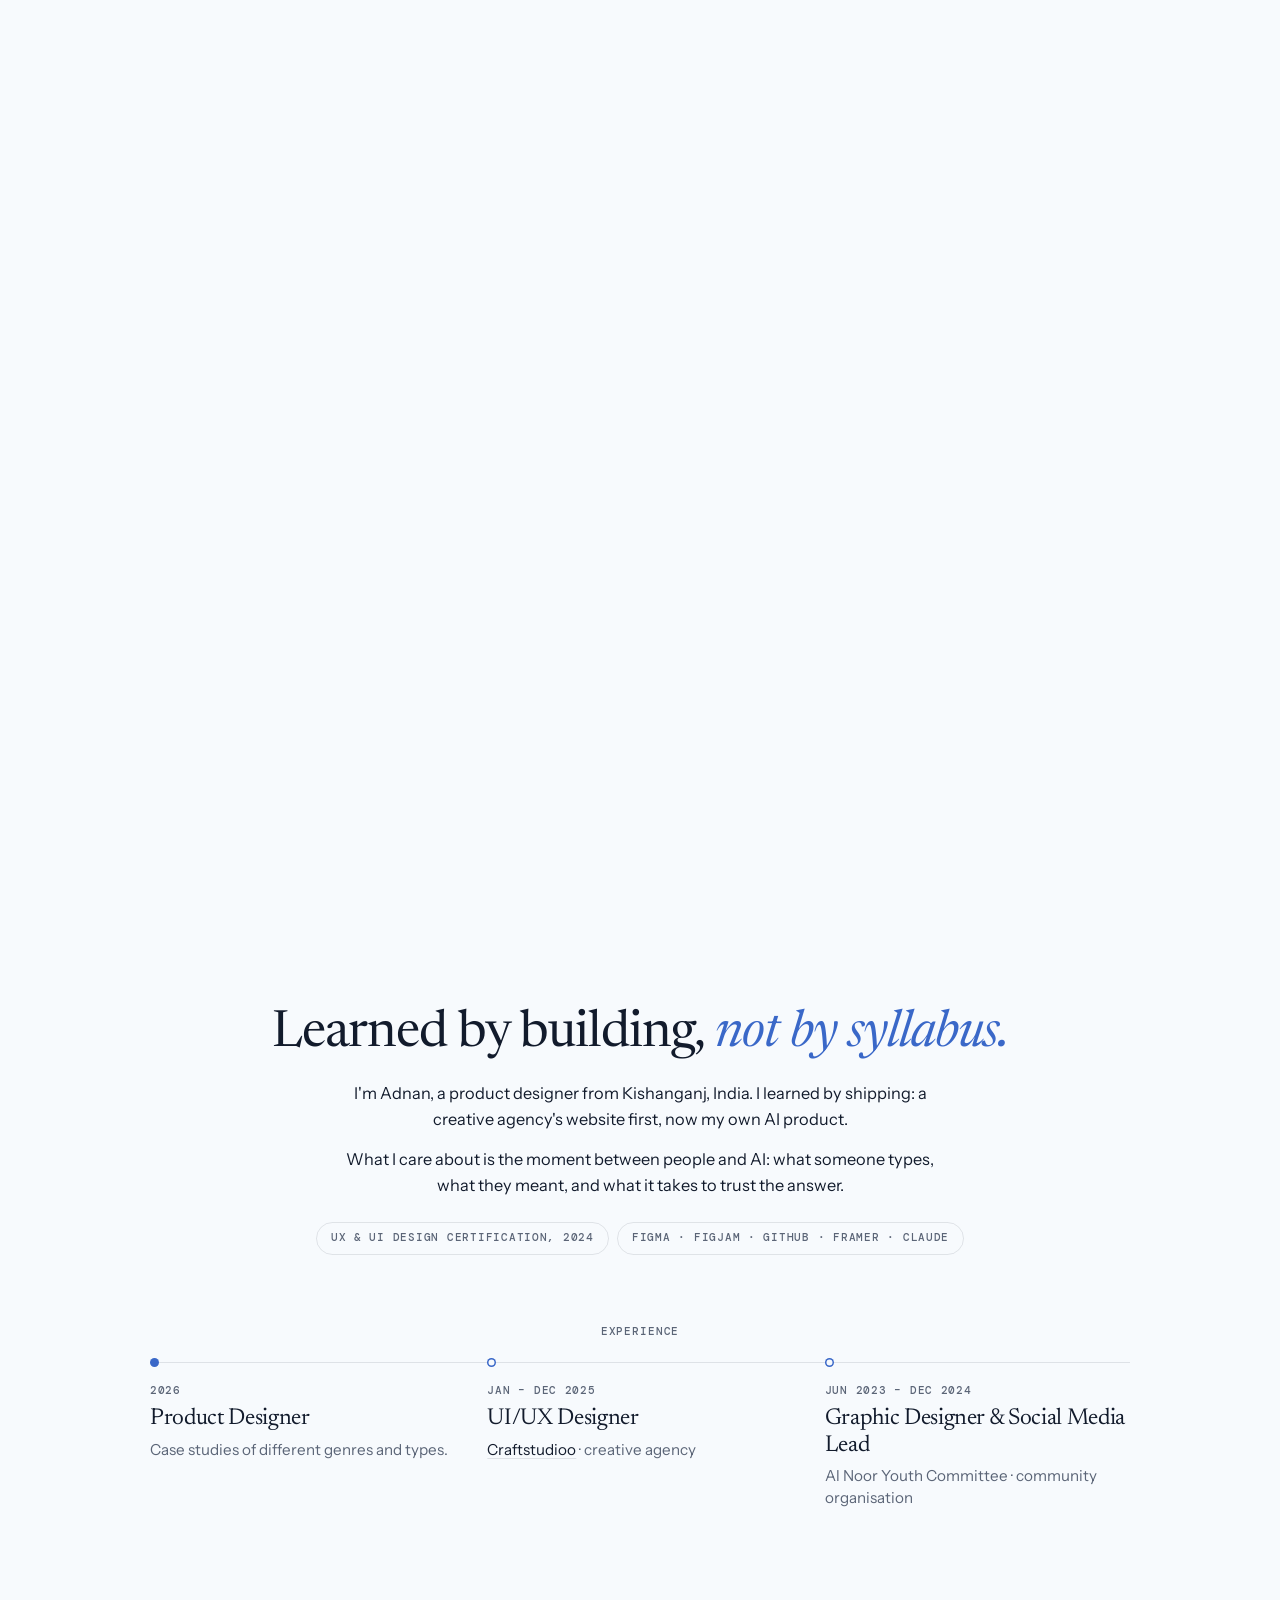
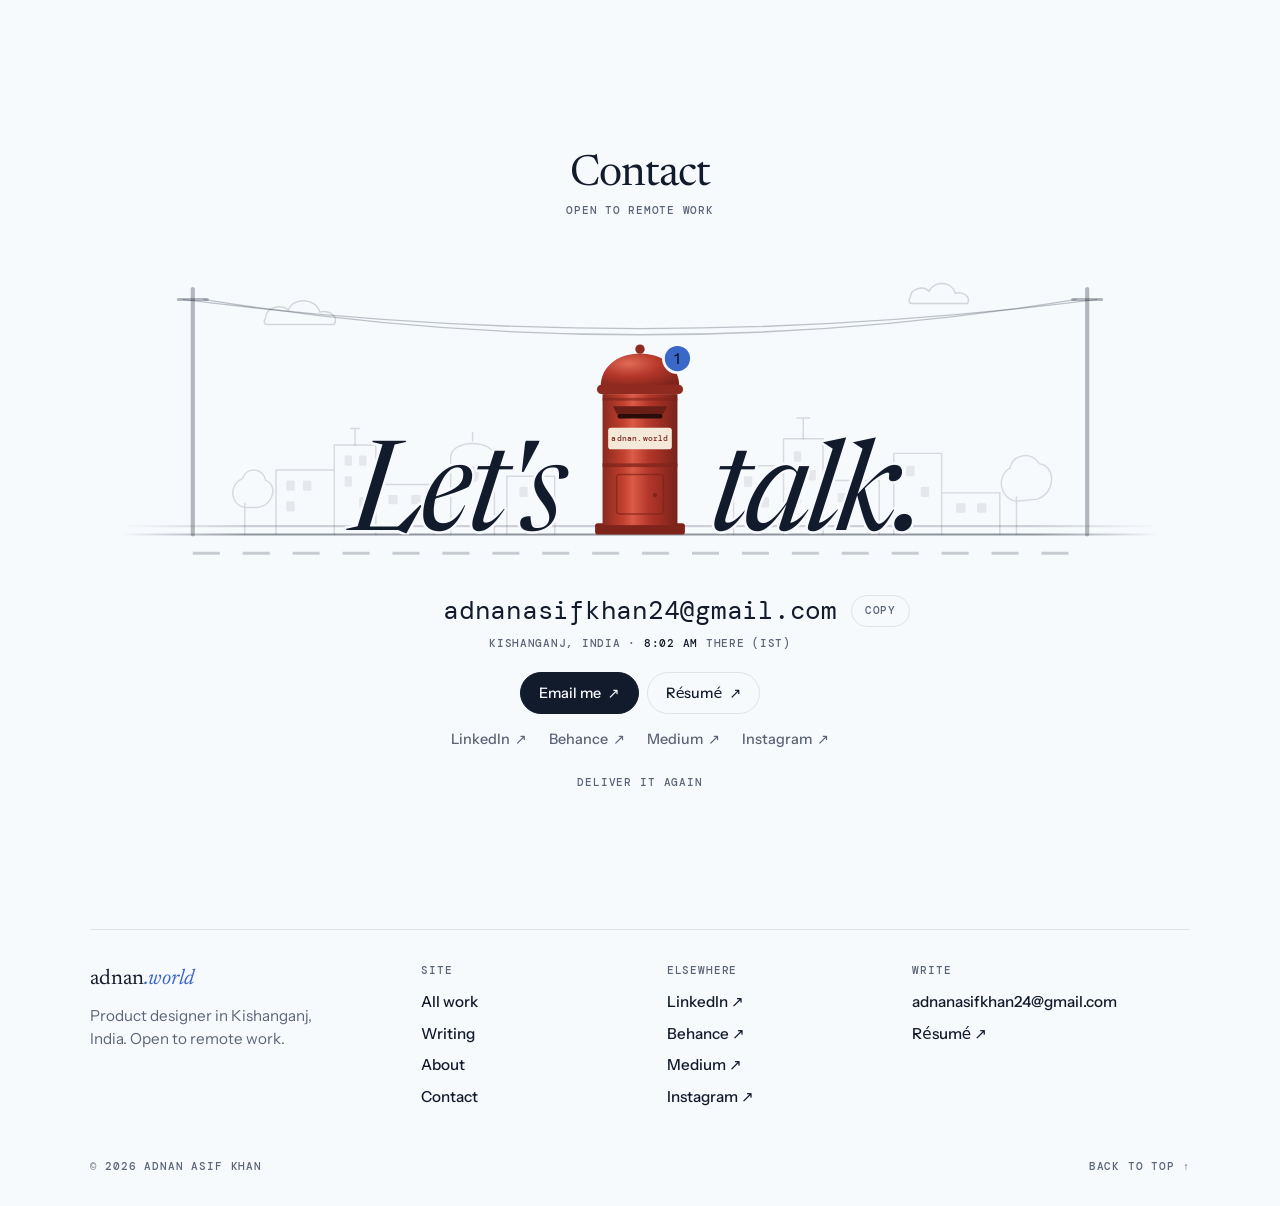
<file: together.html>
<!DOCTYPE html>
<html lang="en" class="no-js">
<head>
<meta charset="utf-8">
<meta name="viewport" content="width=device-width, initial-scale=1, viewport-fit=cover">
<title>Adnan Asif Khan · Product designer · adnan.world</title>
<meta name="color-scheme" content="light dark">
<meta name="description" content="Adnan Asif Khan, product designer in Kishanganj, India: selected work, writing, about and contact. Open to remote work.">
<link rel="icon" href="hero/favicon.svg" type="image/svg+xml">
<link rel="stylesheet" href="hero/css/base.css">
<link rel="stylesheet" href="hero/css/hero.css">
<link rel="stylesheet" href="wc.css">
<style>
/* the work section under the hero: paper while the sun is up, navy-black once the moon is (it follows the hero's own day/night) */
body { background: var(--page); }
/* the section slides up over the hero ground like a sheet, instead of a hard straight cut */
.work { position: relative; z-index: 2; margin-top: -32px; border-radius: 30px 30px 0 0; background: var(--page); color: var(--page-ink); box-shadow: 0 -24px 48px -24px rgba(2, 4, 11, .55); transition: background .5s, color .5s, border-radius .35s var(--ease); }
.work .mstage { border-radius: 30px 30px 0 0; transition: border-radius .35s var(--ease); }
/* once it covers the screen, its corners square off (rounded, they showed the dark hero through them at the top) */
.work.flat, .work.flat .mstage { border-radius: 0; }
body.night .work { box-shadow: 0 -1px 0 rgba(238, 242, 251, .08), 0 -24px 48px -24px rgba(0, 0, 0, .7); }
.run { position: relative; }
/* the stops of a stepped section (the script moves between them for wheel, keys and swipes alike) */
.snap { position: absolute; left: 0; width: 1px; height: 1px; pointer-events: none; }
.mstage { position: sticky; top: 0; height: 100vh; height: 100svh; overflow: hidden; perspective: 1500px; }
.world { position: absolute; left: 50%; top: calc(50% + 12px); transform-style: preserve-3d; }
.world .wc { position: absolute; left: 0; top: 0; width: var(--cw); height: var(--ch); margin: calc(var(--ch) / -2) 0 0 calc(var(--cw) / -2); aspect-ratio: auto; min-height: 0; will-change: transform, opacity; backface-visibility: hidden; }
.world .wc .stage { transform: translate3d(0, calc(var(--pary, 0) * 1px), 0); }
/* the heading: "Work", centred, with where you are in the four under it */
.whead { position: absolute; z-index: 9; left: 0; right: 0; top: 46px; display: grid; justify-items: center; gap: 10px; text-align: center; }
.whead h2 { margin: 0; font: 400 clamp(1.9rem, 3.4vw, 2.7rem)/1 var(--serif); letter-spacing: -.025em; color: var(--page-ink); }
.whead span { font: 500 .66rem/1 var(--mono); letter-spacing: .07em; text-transform: uppercase; color: var(--page-mut); }
.whead span b { color: var(--page-ink); font-weight: 500; }
/* "See all work": under the cards, always one click away */
.wfoot { position: absolute; z-index: 9; left: 0; right: 0; bottom: clamp(18px, 3.2vh, 30px); display: flex; justify-content: center; }
.wfoot .all { display: inline-flex; align-items: center; gap: 6px; min-height: 40px; padding: 0 18px; border-radius: 999px; background: var(--page-ink); color: var(--page); font: 500 .88rem/1 var(--sans); text-decoration: none; transition: transform .2s var(--ease); }
.wfoot .all:hover { transform: translateY(-1px); }
.wfoot .all:focus-visible { outline: 2px solid var(--page-ink); outline-offset: 3px; }
/* previous and next project, either side of "See all work" (as the arrows on the Work page); 44px to tap. At the ends they
   fade and say so (aria-disabled), but keep focus, so a keyboard user never loses their place */
.wfoot { align-items: center; gap: 10px; }
.wnav { display: inline-grid; place-items: center; width: 44px; height: 44px; padding: 0; border-radius: 50%; border: 1px solid var(--page-line); background: var(--page); color: var(--page-ink); font: 400 1.05rem/1 var(--sans); cursor: pointer; transition: background .25s var(--ease), color .25s var(--ease), border-color .25s var(--ease), opacity .25s; }
.wnav:hover:not([aria-disabled="true"]) { background: var(--page-ink); color: var(--page); border-color: var(--page-ink); }
.wnav[aria-disabled="true"] { opacity: .35; cursor: default; }
.wnav:focus-visible { outline: 2px solid var(--page-ink); outline-offset: 3px; }
/* the nav marks the section on screen, with its own hover look */
.pl-links a[aria-current] { color: var(--ink); background: color-mix(in srgb, var(--ink) 8%, transparent); }

/* ---------- Writing: his essays as a book, one page turned per scroll ---------- */
.writing { position: relative; background: var(--page); color: var(--page-ink); transition: background .5s, color .5s; }
.writing .mstage { perspective: 1800px; }
.writing .world { top: calc(50% + 5px); }
.writing .mono { font: 500 .64rem/1.3 var(--mono); letter-spacing: .08em; text-transform: uppercase; }
.writing .bk a:focus-visible { outline: 2px solid #3A68C8; outline-offset: 3px; }
.bk { position: absolute; left: 0; top: 0; width: var(--bw); height: var(--bh); margin: calc(var(--bh) / -2) 0 0 calc(var(--bw) / -2); transform-style: preserve-3d; }
/* the hardcover, a little larger than the pages, with the spine down the middle */
.bk-cover { position: absolute; inset: -12px -14px; border-radius: 10px; transform: translateZ(-2px); background: linear-gradient(135deg, #2D4C99, #25438A 45%, #1A2F66); box-shadow: 0 40px 80px -40px rgba(10, 20, 50, .7), inset 0 0 0 1px rgba(255, 255, 255, .06); }
.bk-cover::after { content: ""; position: absolute; left: 50%; top: 0; bottom: 0; width: 18px; margin-left: -9px; background: linear-gradient(90deg, rgba(0, 0, 0, .25), rgba(255, 255, 255, .06), rgba(0, 0, 0, .25)); }
/* paper: warm by day, a dimmer paper at night (the book is an object on the page, so it stays paper) */
.paper { --paper: #FBF8F1; --ink: #1E2638; --mut: #626A7E; --acc: #2F5BB8; background: var(--paper); color: var(--ink); }
body.night .paper { --paper: #E6E1D5; --mut: #575E70; }
/* a page's content is laid out once at full page width; a page half shows its half of it */
.slab { position: absolute; top: 0; bottom: 0; width: var(--pw); container-type: inline-size; }
.bk-pg > .slab { left: 0; width: 100%; }
.bk-pg { position: absolute; top: 0; width: 50%; height: 100%; }
.bk-pg.l { left: 0; border-radius: 3px 0 0 3px; box-shadow: -1px 1px 0 #E4DED0, -2px 2px 0 #D9D2C2, -3px 3px 0 #CEC6B4; }
.bk-pg.r { left: 50%; border-radius: 0 3px 3px 0; box-shadow: 1px 1px 0 #E4DED0, 2px 2px 0 #D9D2C2, 3px 3px 0 #CEC6B4; }
/* the gutter: pages darken into the spine */
.bk-pg.l::after, .sg.in > .bk-face.b::after { content: ""; position: absolute; inset: 0; z-index: 1; pointer-events: none; background: linear-gradient(270deg, rgba(0, 0, 0, .16), rgba(0, 0, 0, 0) var(--g, 18%)); }
.bk-pg.r::after, .sg.in > .bk-face.f::after { content: ""; position: absolute; inset: 0; z-index: 1; pointer-events: none; background: linear-gradient(90deg, rgba(0, 0, 0, .16), rgba(0, 0, 0, 0) var(--g, 18%)); }
.bk-pg { --g: 9%; }
/* a turning page is two halves, so it can bend: the outer half leads, the way a page lifted by its edge curls over */
.bk-leaf { position: absolute; top: 0; left: 50%; width: 50%; height: 100%; transform-origin: 0 50%; transform-style: preserve-3d; }
.sg { position: absolute; top: 0; left: 0; width: 50%; height: 100%; transform-origin: 0 50%; transform-style: preserve-3d; }
.sg.out { left: 100%; width: 100%; }
/* the inner half reaches 1px under the outer one, so no hairline shows between them */
.sg.in > .bk-face { right: -1px; }
.bk-face { position: absolute; inset: 0; overflow: hidden; backface-visibility: hidden; -webkit-backface-visibility: hidden; }
.bk-face.b { transform: rotateY(180deg); }
.sg.out > .bk-face.f { border-radius: 0 3px 3px 0; } .sg.out > .bk-face.b { border-radius: 3px 0 0 3px; }
.bk-face .lit { position: absolute; inset: 0; pointer-events: none; z-index: 2; }
/* a spread: the left page is the opening line, the right page the essay */
.pq, .pd { position: absolute; inset: 0; padding: 8cqi 9cqi 13cqi; display: flex; flex-direction: column; }
.pq .mono, .pd .mono { color: var(--mut); }
.pq blockquote { margin: auto 0; font: italic 400 clamp(1rem, 6.4cqi, 1.9rem)/1.25 var(--serif); letter-spacing: -.012em; }
.pq blockquote::before { content: "\201C"; display: block; height: .55em; font: 400 2.6em/1 var(--serif); color: var(--acc); }
.pd .pub { color: var(--acc); margin-top: auto; }
.pd h3 { margin: 12px 0 0; font: 400 clamp(1.05rem, 6cqi, 1.75rem)/1.15 var(--serif); letter-spacing: -.015em; }
.pd a { margin-top: 22px; align-self: flex-start; color: var(--ink); font: 500 .9rem/1 var(--sans); text-decoration: underline; text-underline-offset: 5px; }
.pd .pg, .pq .pg { position: absolute; bottom: 5cqi; font: 400 .74rem/1 var(--serif); color: var(--mut); }
.pd .pg { right: 9cqi; } .pq .pg { left: 9cqi; }
.pd .q-phone { display: none; }
/* phones: one portrait page at a time, quote and essay together, turned over from the left edge */
@media (max-width: 760px) {
  .bk-cover { inset: -8px; }
  .bk-cover::after, .bk-pg.l, .bk-face.b { display: none; }
  .bk-pg.r, .bk-leaf { left: 0; width: 100%; }
  .bk-pg.r { border-radius: 3px; }
  .pd .q-phone { display: block; order: 1; margin: 22px 0 0; font: italic 400 clamp(1.15rem, 6.2cqi, 1.45rem)/1.35 var(--serif); letter-spacing: -.01em; color: var(--ink); }
  .pd .q-phone::before { content: "\201C"; display: block; height: .5em; font: 400 2.4em/1 var(--serif); color: var(--acc); }
  .pd .spacer { order: 2; flex: 1; min-height: 24px; } .pd .pub { order: 3; margin-top: 0; } .pd h3 { order: 4; margin-top: 10px; } .pd a { order: 5; }
}

/* ---------- About: his name opens into his portrait (one scroll), the facts come out from behind it ---------- */
.about { position: relative; background: var(--page); color: var(--page-ink); transition: background .5s, color .5s; }
.about .mstage { perspective: none; }
.alayers { position: absolute; inset: 0; }
.ahint { position: absolute; left: 0; right: 0; margin: 0; text-align: center; font: 500 .66rem/1.5 var(--mono); letter-spacing: .07em; text-transform: uppercase; color: var(--page-mut); }
.duo2 { filter: url(#duo2); }
body.night .about .duo2 { filter: url(#duo2n); }   /* at night the darkest tone is royal blue, so no letter disappears */
.iw-l, .iw-arch { position: absolute; overflow: hidden; }
.iw-l { -webkit-mask-repeat: no-repeat; mask-repeat: no-repeat; }
.iw-l img { position: absolute; left: 0; top: 0; width: 100%; height: 100%; display: block; object-fit: cover; object-position: 58% 48%; }
.iw-arch { background: #0B1430; box-shadow: 0 44px 70px -44px rgba(18, 27, 44, .6), inset 0 0 0 1px rgba(18, 27, 44, .1); }
body.night .iw-arch { box-shadow: 0 44px 70px -40px rgba(0, 0, 0, .85), inset 0 0 0 1px rgba(169, 200, 247, .14); }
.iw-arch canvas { display: block; width: 100%; height: 100%; object-fit: cover; }
.iw-name { position: absolute; left: 0; right: 0; margin: 0; text-align: center; font-family: var(--serif); font-weight: 400; line-height: .95; letter-spacing: -.04em; color: var(--page-ink); pointer-events: none; }
.iw-name .w { display: inline-block; overflow: hidden; vertical-align: bottom; padding: .16em .04em .1em; margin-top: -.16em; }
.iw-name .w > span { display: inline-block; }
.iw-chip { position: absolute; padding: 12px 15px 13px; border-radius: 16px; display: grid; gap: 3px; pointer-events: none;
  background: color-mix(in srgb, var(--page) 86%, transparent); -webkit-backdrop-filter: blur(10px); backdrop-filter: blur(10px); border: 1px solid var(--page-line); box-shadow: 0 20px 44px -26px rgba(18, 27, 44, .4); }
body.night .iw-chip { box-shadow: 0 0 0 1px rgba(255, 255, 255, .04), 0 20px 44px -22px rgba(0, 0, 0, .8); }
.iw-chip .k { font: 500 .62rem/1.5 var(--mono); letter-spacing: .07em; text-transform: uppercase; color: var(--page-mut); }
.iw-chip b { font: 400 1.1rem/1.2 var(--serif); letter-spacing: -.01em; }
.iw-chip .v { font: 400 .8rem/1.4 var(--sans); color: var(--page-mut); }
.afoot { display: grid; justify-items: center; text-align: center; padding: clamp(28px, 5vh, 48px) var(--pad) clamp(80px, 12vh, 140px); }
.afoot .lead { margin: 0 0 12px; font: 400 clamp(1.8rem, 3.3vw, 2.6rem)/1.08 var(--serif); letter-spacing: -.022em; }
.afoot .lead i { color: #3A68C8; } body.night .afoot .lead i { color: #A9C8F7; }
.afoot p.t { margin: 0 auto; max-width: 54ch; font: 400 clamp(1.02rem, 1.25vw, 1.15rem)/1.6 var(--sans); text-wrap: pretty; }
/* the story fills its own screen, centred, so Contact starts on a fresh one */
.afoot { min-height: 100vh; min-height: 100svh; box-sizing: border-box; align-content: center; padding-top: clamp(64px, 10vh, 110px); padding-bottom: clamp(64px, 10vh, 110px); }
@media (max-width: 760px) { .afoot { padding-top: 44px; padding-bottom: 44px; } .afoot .xp2 { margin-top: 40px; } }
.afoot .lead { font-size: clamp(2rem, 4vw, 3.2rem); margin-bottom: 18px; }
.afoot p.t + p.t { margin-top: 14px; }
.afoot .meta { display: flex; flex-wrap: wrap; justify-content: center; gap: 8px; margin: 24px 0 0; }
.afoot .meta span { padding: 9px 14px; border-radius: 999px; border: 1px solid var(--page-line); font: 500 .66rem/1.2 var(--mono); letter-spacing: .07em; text-transform: uppercase; color: var(--page-mut); }
/* his jobs: a line through time, the current one filled */
.xp2 { width: min(980px, 100%); margin: clamp(48px, 8vh, 88px) auto 0; }
.xp2 h3 { margin: 0 0 20px; font: 500 .66rem/1 var(--mono); letter-spacing: .08em; text-transform: uppercase; color: var(--page-mut); }
.xp2 ol { list-style: none; margin: 0; padding: 0; display: grid; grid-template-columns: repeat(3, minmax(0, 1fr)); gap: 0 32px; position: relative; text-align: left; }
.xp2 ol::before { content: ""; position: absolute; left: 0; right: 0; top: 4px; height: 1px; background: var(--page-line); }
.xp2 li { position: relative; padding-top: 26px; }
.xp2 li::before { content: ""; position: absolute; left: 0; top: 0; width: 9px; height: 9px; border-radius: 50%; background: #3A68C8; }
.xp2 li.past::before { background: var(--page); box-shadow: inset 0 0 0 1.5px #3A68C8; }
body.night .xp2 li::before { background: #8FB0F0; } body.night .xp2 li.past::before { background: var(--page); box-shadow: inset 0 0 0 1.5px #8FB0F0; }
.xp2 .d { display: block; font: 500 .66rem/1.4 var(--mono); letter-spacing: .07em; text-transform: uppercase; color: var(--page-mut); }
.xp2 .r { display: block; margin-top: 8px; font: 400 clamp(1.25rem, 1.8vw, 1.55rem)/1.15 var(--serif); letter-spacing: -.015em; color: var(--page-ink); }
.xp2 .o { display: block; margin-top: 6px; font: 400 .95rem/1.45 var(--sans); color: var(--page-mut); }
.xp2 .o a { color: var(--page-ink); text-decoration: underline; text-decoration-color: var(--page-line); text-underline-offset: 3px; }
.xp2 .o a:hover { text-decoration-color: currentColor; }
.xp2 .o a:focus-visible { outline: 2px solid #3A68C8; outline-offset: 2px; border-radius: 2px; }
@media (max-width: 760px) {
  .xp2 ol { grid-template-columns: minmax(0, 1fr); gap: 24px; }
  .xp2 ol::before { left: 4px; right: auto; top: 6px; bottom: 6px; width: 1px; height: auto; }
  .xp2 li { padding: 0 0 0 28px; } .xp2 li::before { top: 3px; }
}
.afoot .btns { display: flex; flex-wrap: wrap; justify-content: center; gap: 8px; margin-top: 18px; }
.afoot .btn { display: inline-flex; align-items: center; gap: 6px; min-height: 40px; padding: 0 18px; border-radius: 999px; font: 500 .88rem/1 var(--sans); text-decoration: none; border: 1px solid var(--page-line); color: var(--page-ink); transition: transform .2s var(--ease), border-color .2s; }
.afoot .btn.solid { background: var(--page-ink); color: var(--page); border-color: var(--page-ink); }
.afoot .btn:hover { transform: translateY(-1px); border-color: var(--page-ink); }
.afoot .btn:focus-visible { outline: 2px solid #3A68C8; outline-offset: 3px; }
/* ---------- Contact: a street; a courier posts a letter in his box, and "Let's talk." rises around it ---------- */
.ct.contact { padding-top: clamp(24px, 5vh, 56px); background: var(--page); color: var(--page-ink); transition: background .5s, color .5s; }
.ct { position: relative; padding: clamp(84px, 12vh, 140px) var(--pad) clamp(48px, 8vh, 100px); overflow-x: clip; }
.ct-in { max-width: 1100px; margin: 0 auto; display: grid; grid-template-columns: minmax(0, 1fr); justify-items: center; }
.ct .ahead { display: grid; justify-items: center; gap: 10px; text-align: center; margin-bottom: clamp(30px, 5vh, 56px); }
.ct .ahead h2 { margin: 0; font: 400 clamp(1.9rem, 3.4vw, 2.7rem)/1 var(--serif); letter-spacing: -.025em; }
.ct .ahead span { font: 500 .66rem/1 var(--mono); letter-spacing: .07em; text-transform: uppercase; color: var(--page-mut); }
.ct .k { margin: 0; font: 500 .66rem/1.5 var(--mono); letter-spacing: .07em; text-transform: uppercase; color: var(--page-mut); }
.ct .k b { color: var(--page-ink); font-weight: 500; }
.ct .sr { position: absolute; width: 1px; height: 1px; overflow: hidden; clip: rect(0 0 0 0); white-space: nowrap; }
.ct .btns { display: flex; flex-wrap: wrap; justify-content: center; gap: 8px; margin-top: 22px; }
.ct .btn { display: inline-flex; align-items: center; gap: 7px; min-height: 42px; padding: 0 18px; border-radius: 999px; font: 500 .9rem/1 var(--sans); text-decoration: none; border: 1px solid var(--page-line); color: var(--page-ink); background: none; cursor: pointer; transition: transform .2s var(--ease), border-color .2s, background .2s, color .2s; }
.ct .btn.solid { background: var(--page-ink); color: var(--page); border-color: var(--page-ink); }
.ct .btn:hover { transform: translateY(-1px); border-color: var(--page-ink); }
.ct .btn .ar { display: inline-block; transition: transform .25s var(--ease); }
.ct .btn:hover .ar, .ct .lk:hover .ar { transform: translate(2px, -2px); }
.ct .btn.ok { background: #3A68C8; border-color: #3A68C8; color: #fff; }
.ct .btn:focus-visible, .ct .lk:focus-visible, .ct button:focus-visible, .ct a:focus-visible { outline: 2px solid #3A68C8; outline-offset: 3px; }
.ct .links { display: flex; flex-wrap: wrap; justify-content: center; gap: 6px 22px; margin-top: 12px; }
/* phones: the four in an even two by two (in a row, the fourth fell onto a line of its own) */
@media (max-width: 520px) { .ct .links { display: grid; grid-template-columns: repeat(2, auto); justify-content: center; justify-items: center; gap: 4px 32px; } }
.ct .lk { display: inline-flex; align-items: center; gap: 5px; padding: 6px 0; font: 500 .9rem/1 var(--sans); color: var(--page-mut); text-decoration: none; border-bottom: 1px solid transparent; transition: color .2s, border-color .2s; }
.ct .lk:hover { color: var(--page-ink); border-color: var(--page-ink); }
.ct .mail { font: 400 clamp(1rem, 2.6vw, 1.6rem)/1.2 var(--mono); letter-spacing: -.01em; margin: 14px 0 0; }
.ct .say { margin: 0; font: italic 400 clamp(2.6rem, 7vw, 5.4rem)/.95 var(--serif); letter-spacing: -.035em; text-align: center; }
.ct .after { display: grid; justify-items: center; text-align: center; }
html:not(.no-js) .ct .later { opacity: 0; translate: 0 14px; transition: opacity .7s var(--ease), translate .7s var(--ease); }
html:not(.no-js) .ct .later.on { opacity: 1; translate: 0 0; }
html:not(.no-js) .ct .up { opacity: 0; translate: 0 18px; transition: opacity .8s var(--ease), translate .8s var(--ease); }
html:not(.no-js) .ct.in .up { opacity: 1; translate: 0 0; }
#ctoast { position: fixed; z-index: 50; left: 50%; bottom: 28px; transform: translate(-50%, 20px); opacity: 0; pointer-events: none; padding: 11px 16px; border-radius: 999px; background: var(--page-ink); color: var(--page); font: 500 .86rem/1 var(--sans); box-shadow: 0 18px 40px -18px rgba(0, 0, 0, .5); transition: opacity .3s, transform .4s var(--ease); }
#ctoast.show { opacity: 1; transform: translate(-50%, 0); }
.ct .replay { margin-top: 18px; border: 0; background: none; color: var(--page-mut); font: 500 .66rem/1 var(--mono); letter-spacing: .08em; text-transform: uppercase; cursor: pointer; padding: 6px; }
.ct .replay:hover { color: var(--page-ink); }

/* ===== 4 · Scooter: a street in line drawing; a courier rides in, stops short of his post box, the crate pops open and the
   letter flutters across into the slot. "Let's" rises out of the road; the courier pulls away past the box and "talk."
   rises letter by letter behind it; the birds on the wire take off ===== */
.ct .sc-scene { position: relative; width: min(1040px, 100%); color: var(--page-ink); }
.ct .sc-scene svg { display: block; width: 100%; height: auto; overflow: visible; }
.ct .sc-faint { fill: none; stroke: currentColor; stroke-opacity: .14; stroke-width: 1.4; stroke-linejoin: round; stroke-linecap: round; }
.ct .sc-win { fill: currentColor; fill-opacity: .08; transition: fill .6s, fill-opacity .6s; }
body.night .ct .sc-win { fill: #FFD27A; fill-opacity: .5; }
.ct .sc-pole { stroke: currentColor; stroke-opacity: .3; stroke-linecap: round; fill: none; }
.ct .sc-wire { fill: none; stroke: currentColor; stroke-opacity: .26; stroke-width: 1.3; }
.ct .sc-bird { fill: currentColor; fill-opacity: .8; }
.ct .sc-cloud { fill: none; stroke: currentColor; stroke-opacity: .16; stroke-width: 1.4; stroke-linecap: round; animation: sc-drift 24s ease-in-out infinite alternate; }
.ct .sc-cloud + .sc-cloud { animation-duration: 31s; animation-direction: alternate-reverse; }
.ct .sc-scene:not(.vis) .sc-cloud { animation-play-state: paused; }
@keyframes sc-drift { to { transform: translateX(44px); } }
.ct .road { stroke-width: 2; }
.ct .road-d { stroke: var(--page-mut); stroke-width: 3; stroke-dasharray: 26 22; opacity: .3; }
/* (edged in the page colour, so the letters stay whole while the scooter rides behind them) */
.ct .sc-word { font: italic 400 120px var(--serif); letter-spacing: -3px; fill: var(--page-ink); paint-order: stroke; stroke: var(--page); stroke-width: 5px; stroke-linejoin: round; transition: stroke .5s; }
.ct .puff { fill: var(--page-mut); }
.ct #puffs { filter: blur(1.6px); }
.ct .pb-plate { font: 500 8.6px var(--mono); letter-spacing: .2px; fill: #7A2A1F; }
.ct .badge text { font: 600 15px var(--sans); fill: #fff; }
.ct .beam { opacity: 0; transition: opacity .6s; }
body.night .ct .beam { opacity: 1; }
.ct .sc-after { margin-top: 22px; }
/* the address is the thing people come here for: big, selectable, with its own copy button beside it */
.ct .mrow { position: relative; }   /* the address sits on the centre line; its copy button hangs beside it */
.ct .mrow .cpy { position: absolute; left: 100%; top: 50%; margin-left: 14px; transform: translateY(-50%); }
@media (max-width: 600px) { .mrow { display: grid; justify-items: center; gap: 10px; }
.ct .mrow .cpy { position: static; margin: 0; transform: none; } }
.ct .mrow .mail { margin: 0; }
.ct .cpy { min-height: 32px; padding: 0 13px; border-radius: 999px; border: 1px solid var(--page-line); background: none; color: var(--page-mut); font: 500 .66rem/1 var(--mono); letter-spacing: .08em; text-transform: uppercase; cursor: pointer; transition: color .2s, border-color .2s, background .2s; }
.ct .cpy:hover { color: var(--page-ink); border-color: var(--page-ink); }
.ct .cpy.ok { background: #3A68C8; border-color: #3A68C8; color: #fff; }
.ct .sc-when { margin-top: 10px; }
.ct .sc-after .btns { margin-top: 20px; }

/* phones: the whole street (cropped, the scooter stopped off screen and the letter flew in from nowhere) */
@media (max-width: 760px) { .ct .sc-scene { width: 100%; } }
@media (prefers-reduced-motion: reduce) { .ct .up, .ct .later { transition: none !important; opacity: 1 !important; translate: none !important; } .ct .sc-cloud { animation: none !important; } }
/* the footer: who, where to go, how to write; on the page's own colours */
.sfoot { background: var(--page); color: var(--page-ink); padding: clamp(36px, 7vh, 88px) clamp(20px, 5vw, 64px) 28px; transition: background .5s, color .5s; }
.sf-in { max-width: 1100px; margin: 0 auto; display: grid; grid-template-columns: 1.4fr 1fr 1fr 1.3fr; gap: 32px; padding-top: 36px; border-top: 1px solid var(--page-line); }
.sf-brand { font: 400 1.35rem/1 var(--serif); color: var(--page-ink); text-decoration: none; }
.sf-brand span { font-style: italic; color: #3A68C8; }
body.night .sf-brand span { color: #8FB0F0; }
.sf-id p { margin: 14px 0 0; max-width: 26ch; font: 400 .95rem/1.5 var(--sans); color: var(--page-mut); }
.sf-col { display: grid; align-content: start; gap: 11px; }
.sf-col .k { font: 500 .66rem/1 var(--mono); letter-spacing: .08em; text-transform: uppercase; color: var(--page-mut); margin-bottom: 4px; }
.sf-col a { font: 500 .95rem/1.3 var(--sans); color: var(--page-ink); text-decoration: none; width: fit-content; border-bottom: 1px solid transparent; transition: border-color .2s; overflow-wrap: anywhere; }
.sf-col a:hover { border-color: currentColor; }
.sf-bot { max-width: 1100px; margin: 48px auto 0; display: flex; align-items: center; justify-content: space-between; gap: 16px; font: 500 .66rem/1 var(--mono); letter-spacing: .08em; text-transform: uppercase; color: var(--page-mut); }
.sf-bot a { color: var(--page-mut); text-decoration: none; padding: 6px 0; }
.sf-bot a:hover { color: var(--page-ink); }
.sfoot a:focus-visible { outline: 2px solid var(--page-ink); outline-offset: 3px; border-radius: 4px; }
@media (max-width: 860px) { .sf-in { grid-template-columns: 1fr 1fr; } .sf-id { grid-column: 1 / -1; } }
@media (max-width: 420px) { .sf-in { gap: 28px 20px; } .sf-col:last-child { grid-column: 1 / -1; } .sf-bot { margin-top: 40px; } }
@media (max-width: 760px) { .whead { top: 42px; gap: 8px; } }
@media (prefers-reduced-motion: reduce) { .work { transition: none; } }
</style>
<script src="hero/js/core.js" defer></script>
<script src="hero/js/ground.js" defer></script>
<script src="hero/js/sky.js" defer></script>
<script src="hero/js/headline.js" defer></script>
<script src="hero/js/boot.js" defer></script>
</head>
<body id="top">
<a class="skip" href="#main">Skip to content</a>
<div class="hero pl sky arc">
  <canvas class="fill" aria-hidden="true"></canvas>
  <header class="pl-nav r">
    <a class="pl-brand" href="/" aria-label="adnan.world home">adnan<span>.world</span></a>
    <nav class="pl-links" id="site-menu" aria-label="Main"><a href="work.html">Work</a><a href="#writing">Writing</a><a href="#about">About</a><a href="#contact">Contact</a><a class="m-only" href="/resume/adnan-asif-khan-product-designer-resume.pdf">Resume</a></nav>
    <div class="pl-meta"><button type="button" class="pl-dn" data-dn aria-pressed="false" aria-label="Switch to night"><span class="dn-knob" aria-hidden="true"></span><svg class="dn-sun" viewBox="0 0 24 24" width="16" height="16" aria-hidden="true" focusable="false"><circle cx="12" cy="12" r="4.2" fill="currentColor"/><g stroke="currentColor" stroke-width="1.8" stroke-linecap="round"><path d="M12 2.5v2.2M12 19.3v2.2M2.5 12h2.2M19.3 12h2.2M5.3 5.3l1.6 1.6M17.1 17.1l1.6 1.6M5.3 18.7l1.6-1.6M17.1 6.9l1.6-1.6"/></g></svg><svg class="dn-moon" viewBox="0 0 24 24" width="16" height="16" aria-hidden="true" focusable="false"><path d="M20 14.5A8 8 0 0 1 9.5 4a8 8 0 1 0 10.5 10.5z" fill="currentColor"/></svg></button><span class="pl-status"><i class="dot" aria-hidden="true"></i>Open to roles</span><a class="pl-pill" href="/resume/adnan-asif-khan-product-designer-resume.pdf">Resume <span aria-hidden="true">↗</span></a><button type="button" class="pl-menu" aria-expanded="false" aria-controls="site-menu">Menu</button></div>
  </header>
  <main class="pl-main" id="main" tabindex="-1">
    <div class="pl-copy">
      <h1 data-rot="type"><span class="sr">I design for what people mean, not what they type.</span><span class="mask d2" aria-hidden="true"><span>I design for what people <span class="w" data-w="a"><i>mean</i></span>,</span></span><span class="mask d3" aria-hidden="true"><span>not what they <span class="w" data-w="b"><i>type</i></span>.</span></span></h1>
      <p class="pl-sub r d5">Hello, I am Adnan. Product designer<br> who designs for AI, human emotion and uncertain&nbsp;futures.</p>
      <div class="pl-ctas r d6"><a class="pl-btn solid" href="#work">See the work <span aria-hidden="true">↓</span></a></div>
    </div>
    <div class="pl-sunknob" data-sky role="slider" tabindex="0" aria-label="Sun or moon, drag to change the time of day in Kishanganj" aria-valuemin="0" aria-valuemax="100" aria-valuenow="50" aria-valuetext="Now"></div>
  </main>
</div>
<section class="work" id="work" aria-labelledby="work-h">
  <div class="run" id="run"><div class="mstage" id="mstage">
    <header class="whead"><h2 id="work-h">Work</h2><span><b id="wcount">1</b> / 4</span></header>
    <div class="world" id="world"></div>
    <div class="wfoot"><button class="wnav" type="button" id="wprev" aria-label="Previous project" aria-controls="world" aria-disabled="true">←</button><a class="all" href="work.html">See all work <span aria-hidden="true">→</span></a><button class="wnav" type="button" id="wnext" aria-label="Next project" aria-controls="world">→</button></div>
  </div></div>
</section>
<section class="writing" id="writing" aria-labelledby="writing-h">
  <div class="run" id="wrun"><div class="mstage" id="wstage">
    <header class="whead"><h2 id="writing-h">Writing</h2><span><b id="ecount">1</b> / 3</span></header>
    <div class="world" id="wworld"></div>
    <div class="wfoot"><a class="all" href="https://medium.com/@adnanasifkhan24" target="_blank" rel="noopener">All writing on Medium <span aria-hidden="true">↗</span></a></div>
  </div></div>
</section>
<section class="about" id="about" aria-labelledby="about-h">
  <svg width="0" height="0" style="position:absolute" aria-hidden="true" focusable="false">
    <filter id="duo2" color-interpolation-filters="sRGB">
      <feColorMatrix type="matrix" values=".2126 .7152 .0722 0 0  .2126 .7152 .0722 0 0  .2126 .7152 .0722 0 0  0 0 0 1 0"/>
      <feComponentTransfer><feFuncR type="linear" slope="1.55" intercept="-.24"/><feFuncG type="linear" slope="1.55" intercept="-.24"/><feFuncB type="linear" slope="1.55" intercept="-.24"/></feComponentTransfer>
      <feComponentTransfer><feFuncR type="table" tableValues=".071 .145 .227 .45"/><feFuncG type="table" tableValues=".106 .263 .408 .62"/><feFuncB type="table" tableValues=".173 .541 .784 .93"/></feComponentTransfer>
    </filter>
    <filter id="duo2n" color-interpolation-filters="sRGB">
      <feColorMatrix type="matrix" values=".2126 .7152 .0722 0 0  .2126 .7152 .0722 0 0  .2126 .7152 .0722 0 0  0 0 0 1 0"/>
      <feComponentTransfer><feFuncR type="linear" slope="1.55" intercept="-.24"/><feFuncG type="linear" slope="1.55" intercept="-.24"/><feFuncB type="linear" slope="1.55" intercept="-.24"/></feComponentTransfer>
      <feComponentTransfer><feFuncR type="table" tableValues=".16 .22 .3 .5 .7"/><feFuncG type="table" tableValues=".27 .36 .48 .66 .82"/><feFuncB type="table" tableValues=".56 .7 .86 .95 .98"/></feComponentTransfer>
    </filter>
  </svg>
  <div class="run" id="arun"><div class="mstage" id="astage">
    <header class="whead"><h2 id="about-h">About</h2><span><b id="acount">1</b> / 2</span></header>
    <div class="alayers" id="alayers" role="img" aria-label="Adnan Asif Khan in a leather jacket, sitting by a window at night"></div>
    <p class="ahint" id="ahint" aria-hidden="true">Scroll to open</p>
  </div></div>
  <div class="afoot">
    <p class="lead">Learned by building, <i>not by syllabus.</i></p>
    <p class="t">I'm Adnan, a product designer from Kishanganj, India. I learned by shipping: a creative agency's website first, now my own AI&nbsp;product.</p>
    <p class="t">What I care about is the moment between people and AI: what someone types, what they meant, and what it takes to trust the&nbsp;answer.</p>
    <p class="meta"><span>UX &amp; UI Design certification, 2024</span><span>Figma · FigJam · GitHub · Framer · Claude</span></p>
    <div class="xp2"><h3>Experience</h3><ol><li><span class="d">2026</span><span class="r">Product Designer</span><span class="o">Case studies of different genres and types.</span></li><li class="past"><span class="d">Jan – Dec 2025</span><span class="r">UI/UX Designer</span><span class="o"><a href="/craftstudioo/">Craftstudioo</a> · creative agency</span></li><li class="past"><span class="d">Jun 2023 – Dec 2024</span><span class="r">Graphic Designer &amp; Social Media Lead</span><span class="o">Al Noor Youth Committee · community organisation</span></li></ol></div>
  </div>
</section>
<section class="ct contact" id="contact" aria-labelledby="contact-h">
  <div class="ct-in">
    <header class="ahead up"><h2 id="contact-h">Contact</h2><span>Open to remote work</span></header>
    <div class="sc-scene" id="scs">
      <svg viewBox="0 0 1000 300" aria-hidden="true">
        <defs>
          <linearGradient id="rdg" gradientUnits="userSpaceOnUse" x1="0" y1="0" x2="1000" y2="0"><stop offset="0" stop-color="currentColor" stop-opacity="0"/><stop offset=".12" stop-color="currentColor" stop-opacity=".45"/><stop offset=".88" stop-color="currentColor" stop-opacity=".45"/><stop offset="1" stop-color="currentColor" stop-opacity="0"/></linearGradient>
          <linearGradient id="pbg" x1="0" x2="1"><stop offset="0" stop-color="#8A2A1F"/><stop offset=".28" stop-color="#C2412F"/><stop offset=".4" stop-color="#DA5B47"/><stop offset=".62" stop-color="#B4362A"/><stop offset="1" stop-color="#78221A"/></linearGradient>
          <radialGradient id="pdome" cx=".36" cy=".3" r=".8"><stop offset="0" stop-color="#E06A55"/><stop offset=".5" stop-color="#B4362A"/><stop offset="1" stop-color="#7E241B"/></radialGradient>
          <radialGradient id="helm" cx=".38" cy=".3" r=".75"><stop offset="0" stop-color="#FFFFFF"/><stop offset=".6" stop-color="#EEF2F9"/><stop offset="1" stop-color="#C3CEE2"/></radialGradient>
          <linearGradient id="beamg" x1="0" x2="1"><stop offset="0" stop-color="#FFE6A6" stop-opacity=".55"/><stop offset="1" stop-color="#FFE6A6" stop-opacity="0"/></linearGradient>
          <clipPath id="above"><rect x="-400" y="-200" width="1800" height="462"/></clipPath>
        </defs>
        <!-- the town behind, in faint line drawing; its windows light up at night -->
        <g id="town">
          <path class="sc-faint" d="M150 262 V200 H206 V262 M206 262 V176 H246 V262 M246 262 V214 H302 V262 M318 262 V188 C318 170 360 170 360 188 V262 M372 262 V206 H418 V262 M590 262 V196 H638 V262 M638 262 V170 H676 V262 M676 262 V210 H730 V262 M744 262 V184 H790 V262 M790 262 V222 H846 V262"/>
          <path class="sc-faint" d="M226 176 V160 M222 160 H230 M657 170 V150 M651 150 H663 M339 172 V164"/>
          <path class="sc-faint" d="M862 262 V226 M862 230 C846 228 842 206 856 198 C858 184 878 182 884 194 C900 196 900 222 882 228 Z M120 262 V232 M120 236 C106 234 104 214 118 208 C122 196 138 198 140 210 C152 214 148 234 132 236 Z"/>
          <g class="sc-win"><rect x="160" y="210" width="8" height="10" rx="1"/><rect x="176" y="210" width="8" height="10" rx="1"/><rect x="160" y="230" width="8" height="10" rx="1"/><rect x="216" y="186" width="7" height="10" rx="1"/><rect x="230" y="186" width="7" height="10" rx="1"/><rect x="216" y="206" width="7" height="10" rx="1"/><rect x="230" y="226" width="7" height="10" rx="1"/><rect x="258" y="224" width="9" height="9" rx="1"/><rect x="280" y="224" width="9" height="9" rx="1"/><rect x="333" y="196" width="12" height="16" rx="6"/><rect x="384" y="216" width="8" height="10" rx="1"/><rect x="400" y="216" width="8" height="10" rx="1"/><rect x="600" y="206" width="8" height="10" rx="1"/><rect x="616" y="226" width="8" height="10" rx="1"/><rect x="648" y="182" width="7" height="10" rx="1"/><rect x="662" y="200" width="7" height="10" rx="1"/><rect x="648" y="222" width="7" height="10" rx="1"/><rect x="690" y="222" width="9" height="9" rx="1"/><rect x="756" y="196" width="8" height="10" rx="1"/><rect x="770" y="216" width="8" height="10" rx="1"/><rect x="804" y="232" width="9" height="9" rx="1"/><rect x="824" y="232" width="9" height="9" rx="1"/></g>
        </g>
        <path class="sc-cloud" d="M140 54 C140 44 154 40 162 46 C166 34 188 34 192 48 C202 46 210 52 206 60 H142 C138 60 138 56 140 54 Z"/>
        <path class="sc-cloud" d="M760 34 C760 26 772 22 778 28 C782 18 800 18 803 30 C812 28 818 34 815 40 H762 C758 40 758 36 760 34 Z"/>
        <!-- poles and wires, with three birds on the wire -->
        <path class="sc-pole" stroke-width="4" d="M70 262 V26 M930 262 V26"/>
        <path class="sc-pole" stroke-width="3" d="M56 36 H84 M916 36 H944"/>
        <path class="sc-wire" d="M60 36 Q 500 92 940 36"/><path class="sc-wire" d="M80 36 Q 500 104 920 36"/>
        <g id="birds"></g>
        <!-- the street -->
        <line class="road" x1="0" y1="254" x2="1000" y2="254" stroke="url(#rdg)" opacity=".4"/>
        <line class="road" x1="0" y1="262" x2="1000" y2="262" stroke="url(#rdg)"/>
        <line class="road-d" x1="70" y1="280" x2="930" y2="280"/>
        <g id="puffs"></g>
        <!-- the courier on the scooter, on the far lane (behind the words and the box); its origin is where the back wheel meets the road -->
        <g id="sc" transform="translate(-400 254) scale(.88)">
          <ellipse cx="66" cy="1" rx="104" ry="5" fill="#121B2C" opacity=".14"/>
          <path class="beam" d="M160 -132 L420 -168 L420 -60 Z" fill="url(#beamg)"/>
          <path d="M14 -22 L-44 -26" stroke="#8C97B5" stroke-width="7" stroke-linecap="round"/>
          <g transform="translate(0 -25)"><g id="w1"><circle r="25" fill="#1B2233"/><circle r="16" fill="#DCE3EE"/><circle r="6" fill="#8C97B5"/><g fill="#8C97B5"><circle cx="11" r="1.8"/><circle cx="3.4" cy="10.5" r="1.8"/><circle cx="-8.9" cy="6.5" r="1.8"/><circle cx="-8.9" cy="-6.5" r="1.8"/><circle cx="3.4" cy="-10.5" r="1.8"/></g></g></g>
          <g transform="translate(136 -25)"><g id="w2"><circle r="25" fill="#1B2233"/><circle r="16" fill="#DCE3EE"/><circle r="6" fill="#8C97B5"/><g fill="#8C97B5"><circle cx="11" r="1.8"/><circle cx="3.4" cy="10.5" r="1.8"/><circle cx="-8.9" cy="6.5" r="1.8"/><circle cx="-8.9" cy="-6.5" r="1.8"/><circle cx="3.4" cy="-10.5" r="1.8"/></g></g></g>
          <g id="scb">
            <path d="M136 -25 L127 -48" stroke="#3A4560" stroke-width="6" stroke-linecap="round"/>
            <!-- the far arm, behind everything of the rider -->
            <path d="M54 -138 L78 -118 L100 -136" fill="none" stroke="#1C3270" stroke-width="10" stroke-linecap="round" stroke-linejoin="round"/>
            <!-- rack and crate, the lid hinged at the back -->
            <path d="M-44 -96 H6 M-36 -96 L-28 -80 M-2 -96 L4 -90" stroke="#8C97B5" stroke-width="3" stroke-linecap="round" fill="none"/>
            <rect x="-46" y="-130" width="52" height="34" rx="4" fill="#C4553A"/>
            <rect x="-46" y="-108" width="52" height="12" rx="3" fill="#A84630"/>
            <rect x="-31" y="-123" width="22" height="13" rx="1.5" fill="#FBF8F1"/><path d="M-31 -123 L-20 -115 L-9 -123" fill="none" stroke="#C4553A" stroke-width="1.4"/>
            <rect id="lid" x="-48" y="-137" width="56" height="8" rx="3" fill="#A84630"/>
            <!-- the body -->
            <path d="M-36 -36 C-42 -62 -24 -90 12 -94 L66 -94 C78 -94 82 -84 80 -72 C78 -58 72 -46 64 -38 C40 -36 10 -38 -36 -36 Z" fill="#A9C8F7"/>
            <path d="M-36 -36 C-38 -46 -36 -54 -32 -60 C0 -54 40 -53 77 -60 C75 -50 70 -44 64 -38 C40 -36 10 -38 -36 -36 Z" fill="#86AAE8"/>
            <path d="M-20 -80 C-6 -89 22 -91 52 -89" fill="none" stroke="#DCE9FD" stroke-width="3" stroke-linecap="round"/>
            <path d="M44 -66 C50 -68 60 -68 68 -66 M45 -60 C51 -62 61 -62 69 -60" fill="none" stroke="#86AAE8" stroke-width="2" stroke-linecap="round"/>
            <rect x="-43" y="-66" width="8" height="12" rx="3" fill="#E05A3E"/>
            <path d="M62 -38 H112 C115 -38 116 -36 116 -33 L62 -32 Z" fill="#2A3348"/>
            <path d="M62 -32.5 H116" stroke="#DCE3EE" stroke-width="2"/>
            <path d="M104 -33 C110 -64 114 -98 118 -128 C121 -132 132 -132 136 -128 C134 -98 132 -64 130 -33 Z" fill="#A9C8F7"/>
            <path d="M104 -33 C110 -64 114 -98 118 -128 L124 -129 C120 -98 117 -64 112 -33 Z" fill="#86AAE8"/>
            <path d="M112 -29 C112 -62 160 -64 163 -33 C160 -35 156 -37 152 -37 C147 -54 125 -54 120 -30 Z" fill="#A9C8F7"/>
            <path d="M118 -40 C122 -54 146 -58 156 -44" fill="none" stroke="#DCE9FD" stroke-width="2" stroke-linecap="round"/>
            <path d="M116 -126 C118 -141 152 -145 161 -132 C161 -126 150 -122 136 -121 Z" fill="#A9C8F7"/>
            <circle cx="158" cy="-131" r="7.5" fill="#FFF1C9" stroke="#DCE3EE" stroke-width="2.5"/>
            <path d="M126 -138 L121 -160" stroke="#8C97B5" stroke-width="2"/><ellipse cx="120" cy="-164" rx="5" ry="7" fill="#DCE3EE" stroke="#8C97B5" stroke-width="1.5"/>
            <path d="M122 -136 L104 -140" stroke="#1E2638" stroke-width="6" stroke-linecap="round"/>
            <path d="M6 -94 C6 -106 64 -108 74 -96 L74 -92 L6 -92 Z" fill="#273149"/>
            <path d="M14 -102 C30 -106 50 -106 66 -102" fill="none" stroke="#3B4766" stroke-width="2" stroke-linecap="round"/>
            <!-- the rider -->
            <path d="M38 -96 L84 -100 L90 -46" fill="none" stroke="#1E2638" stroke-width="15" stroke-linecap="round" stroke-linejoin="round"/>
            <path d="M83 -46 C83 -53 101 -53 106 -44 L106 -40 L83 -40 Z" fill="#121826"/>
            <path d="M30 -98 C26 -122 34 -146 50 -154 C62 -156 70 -148 70 -136 C70 -122 66 -108 62 -96 Z" fill="#25438A"/>
            <path d="M30 -98 C26 -122 34 -146 50 -154 L47 -150 C37 -140 35 -118 39 -98 Z" fill="#1C3270"/>
            <path d="M47 -151 L66 -104" stroke="#C4553A" stroke-width="4" stroke-linecap="round"/>
            <path id="scarf" d="M44 -156 L10 -150 L10 -146 L44 -150 Z" fill="#E06B4E"/>
            <path d="M58 -140 L82 -116 L106 -137" fill="none" stroke="#2F55A8" stroke-width="11" stroke-linecap="round" stroke-linejoin="round"/>
            <circle cx="107" cy="-137" r="6" fill="#121826"/>
            <circle cx="56" cy="-171" r="19" fill="url(#helm)"/>
            <path d="M41 -174 C45 -184 57 -189 69 -184" fill="none" stroke="#E06B4E" stroke-width="3" stroke-linecap="round"/>
            <path d="M58 -177 C70 -179 77 -169 75 -159 L60 -161 C58 -167 57 -173 58 -177 Z" fill="#1A2F66"/>
            <path d="M64 -175 C68 -175 71 -172 72 -169" fill="none" stroke="#6F95DE" stroke-width="2" stroke-linecap="round"/>
          </g>
        </g>
        <!-- the words: their letters rise out of the road -->
        <g clip-path="url(#above)"><g id="wl"></g><g id="wt"></g></g>
        <text id="mw" class="sc-word" x="0" y="258" style="visibility:hidden">Let's talk.</text>
        <!-- his post box: an Indian pillar box, adnan.world on its plate -->
        <g transform="translate(500 262) scale(.9)"><g id="pbox">
          <rect x="-48" y="-12" width="96" height="12" rx="3" fill="#7E241B"/>
          <rect x="-40" y="-150" width="80" height="140" fill="url(#pbg)"/>
          <rect x="-40" y="-76" width="80" height="4" fill="#7E241B" opacity=".75"/>
          <rect x="-40" y="-146" width="80" height="3" fill="#7E241B" opacity=".6"/>
          <rect x="-25" y="-64" width="50" height="42" rx="3" fill="none" stroke="#7E241B" stroke-opacity=".7" stroke-width="1.6"/>
          <circle cx="16" cy="-42" r="2.2" fill="#7E241B"/>
          <path d="M -42 -158 C -42 -205 42 -205 42 -158 Z" fill="url(#pdome)"/>
          <rect x="-46" y="-160" width="92" height="10" rx="5" fill="#8E2A20"/>
          <circle cx="0" cy="-198" r="5" fill="#8E2A20"/>
          <path d="M -29 -137 H 29 L 25 -129 H -25 Z" fill="#6A1E16"/>
          <rect x="-24" y="-129" width="48" height="5" rx="2" fill="#2A0C08"/>
          <rect x="-34" y="-114" width="68" height="23" rx="3" fill="#F4E9D8"/>
          <text class="pb-plate" x="0" y="-99.5" text-anchor="middle">adnan.world</text>
          <g transform="translate(40 -188)"><g id="badge" transform="scale(0)"><circle id="ring" r="15" fill="none" stroke="#3A68C8" stroke-width="2" opacity="0"/><circle r="15" fill="#3A68C8" style="stroke:var(--page)" stroke-width="3"/><text y="5.5" text-anchor="middle">1</text></g></g>
        </g></g>
        <!-- the letter -->
        <g id="lt" opacity="0"><rect x="-14" y="-9" width="28" height="18" rx="2" fill="#FBF8F1" stroke="#1A2F66" stroke-width="1.4"/><path d="M-14 -9 L0 2 L14 -9" fill="none" stroke="#1A2F66" stroke-width="1.4"/></g>
      </svg>
    </div>
    <div class="after sc-after later" id="scafter">
      <p class="sr">Let's talk.</p>
      <div class="mrow"><p class="mail">adnanasifkhan24@gmail.com</p><button class="cpy" type="button" data-copy aria-label="Copy email address">Copy</button></div>
      <p class="k sc-when">Kishanganj, India · <b class="here-now">now</b> there (IST)</p>
      <div class="btns"><a class="btn solid" href="mailto:adnanasifkhan24@gmail.com">Email me <span class="ar" aria-hidden="true">↗</span></a><a class="btn" href="https://adnan.world/resume/adnan-asif-khan-product-designer-resume.pdf" target="_blank" rel="noopener">Résumé <span class="ar" aria-hidden="true">↗</span></a></div>
      <div class="links">
        <a class="lk" href="https://www.linkedin.com/in/adnanasifkhan/" target="_blank" rel="noopener">LinkedIn <span class="ar" aria-hidden="true">↗</span></a>
        <a class="lk" href="https://www.behance.net/adnankhan482" target="_blank" rel="noopener">Behance <span class="ar" aria-hidden="true">↗</span></a>
        <a class="lk" href="https://medium.com/@adnanasifkhan24" target="_blank" rel="noopener">Medium <span class="ar" aria-hidden="true">↗</span></a>
        <a class="lk" href="https://www.instagram.com/adnanuiux/" target="_blank" rel="noopener">Instagram <span class="ar" aria-hidden="true">↗</span></a>
      </div>
    </div>
    <button class="replay later" id="screplay" type="button">Deliver it again</button>
  </div>
</section>
<p class="toast" id="ctoast" role="status" aria-live="polite"></p>
<footer class="sfoot">
  <div class="sf-in">
    <div class="sf-id"><a class="sf-brand" href="#top" aria-label="adnan.world, back to the top">adnan<span>.world</span></a><p>Product designer in Kishanganj, India. Open to remote work.</p></div>
    <nav class="sf-col" aria-label="Footer"><span class="k">Site</span><a href="work.html">All work</a><a href="#writing">Writing</a><a href="#about">About</a><a href="#contact">Contact</a></nav>
    <div class="sf-col"><span class="k">Elsewhere</span><a href="https://www.linkedin.com/in/adnanasifkhan/" target="_blank" rel="noopener">LinkedIn ↗</a><a href="https://www.behance.net/adnankhan482" target="_blank" rel="noopener">Behance ↗</a><a href="https://medium.com/@adnanasifkhan24" target="_blank" rel="noopener">Medium ↗</a><a href="https://www.instagram.com/adnanuiux/" target="_blank" rel="noopener">Instagram ↗</a></div>
    <div class="sf-col"><span class="k">Write</span><a href="mailto:adnanasifkhan24@gmail.com">adnanasifkhan24@gmail.com</a><a href="/resume/adnan-asif-khan-product-designer-resume.pdf">Résumé ↗</a></div>
  </div>
  <div class="sf-bot"><span>© 2026 Adnan Asif Khan</span><a href="#top">Back to top ↑</a></div>
</footer>
<script src="wc.js"></script>
<script>
// Floating: the next cards wait tilted further back; the one in focus comes forward and lies flat, then lifts up and away.
// Like the hero, nothing drifts on its own or follows the pointer: only scrolling moves the cards.
(function () {
  var P = WC.P.slice(0, 4), N = P.length, REDUCE = matchMedia('(prefers-reduced-motion: reduce)').matches;
  var sec = document.getElementById('run'), stage = document.getElementById('mstage'), world = document.getElementById('world'), count = document.getElementById('wcount');
  sec.style.height = (N * 110 + 60) + 'vh';
  world.innerHTML = P.map(WC.cardHTML).join('');
  // ---------- one scroll, one step (the work cards and the book pages share it) ----------
  // Mouse, trackpad and keys: one scroll moves one card or turns one page. Until it has landed, more scrolling is ignored, so it
  // never pushes the next one; once it has landed, scrolling counts again. The ends are steps too: up from the first card goes
  // back to the whole hero, the last card hands over to the first page and back, and down from the last page goes on to About.
  // Swipes on a touch screen do the same: one swipe, one step.
  var steppers = [], lock = { to: null, since: 0, s: null }, lastWheel = 0, lastMag = 0, hero = document.querySelector('.hero');
  function Stepped(sec, stage, n, getF, before) {
    var snaps = [];
    for (var i = 0; i < n; i++) { var d = document.createElement('div'); d.className = 'snap'; d.setAttribute('aria-hidden', 'true'); sec.appendChild(d); snaps.push(d); }
    function span() { return sec.offsetHeight - stage.clientHeight; }
    function place() { snaps.forEach(function (d, k) { d.style.top = Math.round(k / (n - 1) * span()) + 'px'; }); }
    place(); addEventListener('resize', place);
    function top(k) { return scrollY + sec.getBoundingClientRect().top + k / (n - 1) * span(); }
    // if the scroll stops between two steps (a slow drag), glide to the nearer one so nothing is left half-moved
    function settle() {
      var H = stage.clientHeight, r = sec.getBoundingClientRect();
      if (r.top > 1 || r.bottom < H - 1) return;   // only while the section is pinned on screen
      var want = top(Math.round(clamp(-r.top / span(), 0, 1) * (n - 1)));
      if (Math.abs(want - scrollY) > 2) scrollTo({ top: want, behavior: REDUCE ? 'auto' : 'smooth' });
    }
    if ('onscrollend' in window) addEventListener('scrollend', settle);
    else { var st = 0; addEventListener('scroll', function () { clearTimeout(st); st = setTimeout(settle, 160); }, { passive: true }); }
    // where one step in this direction goes from here, or null when this section is not involved
    function step(dir) {
      var H = stage.clientHeight, r = sec.getBoundingClientRect();
      if (r.top > 1 && r.top < H) return dir > 0 ? top(0) : null;                  // coming in from above
      if (r.bottom < H - 1 && r.bottom > -2) return dir < 0 ? top(n - 1) : null;    // just past it, its end still on screen
      if (r.top > 1 || r.bottom < H - 1) return null;
      var k = Math.round(clamp(-r.top / span(), 0, 1) * (n - 1));
      if (dir < 0 && k === 0) return before();
      if (dir > 0 && k === n - 1) return scrollY + r.bottom;                        // on to what follows
      return top(k + dir);
    }
    var me = { step: step, f: getF, top: top }; steppers.push(me); return me;
  }
  // still moving: until the scroll has reached its stop and the section has as good as settled there (the last 3% of a move
  // can't be seen; at most 1.1 s, in case it never does)
  function moving(now) {
    if (lock.to === null) return false;
    var p = lock.s.f();
    if (now - lock.since > 1100 || (Math.abs(scrollY - lock.to) < 2 && Math.abs(p - Math.round(p)) < .12)) { lock.to = null; return false; }
    return true;
  }
  // the first section with somewhere to go in this direction (where two meet, both name the same place)
  function target(dir) { for (var i = 0; i < steppers.length; i++) { var to = steppers[i].step(dir); if (to !== null) return { to: to, s: steppers[i] }; } return null; }
  function go(t, now) { lock.to = Math.round(Math.min(t.to, document.documentElement.scrollHeight - innerHeight)); lock.since = now; lock.s = t.s; scrollTo({ top: t.to, behavior: REDUCE ? 'auto' : 'smooth' }); }
  addEventListener('wheel', function (e) {
    if (Math.abs(e.deltaY) < Math.abs(e.deltaX) || e.ctrlKey) return;
    // gaps are timed by when the input happened (e.timeStamp), not when it was handled: right after load the page is busy
    // drawing the hero, events then arrive in bunches, and handling time would show gaps that were never there
    var now = performance.now(), at = e.timeStamp || now, mag = Math.abs(e.deltaY) * (e.deltaMode === 1 ? 40 : 1);
    // a new push (after a gap, or getting stronger) or a steady strong scroll counts; a fling's tail only ever fades
    var push = at - lastWheel > 250 || mag > lastMag * 1.25 + 2 || (mag >= 40 && mag >= lastMag);
    lastWheel = at; lastMag = mag;
    var t = target(e.deltaY > 0 ? 1 : -1);
    if (!t) return;   // not near either section: the page scrolls as usual
    e.preventDefault();
    if (moving(now) || !push) return;
    go(t, now);
  }, { passive: false });
  addEventListener('keydown', function (e) {
    var el = e.target, tag = el && el.tagName;
    if (e.altKey || e.ctrlKey || e.metaKey || /^(INPUT|TEXTAREA|SELECT|BUTTON|A)$/.test(tag) || (el && el.isContentEditable)) return;
    var dir = { ArrowDown: 1, PageDown: 1, ArrowUp: -1, PageUp: -1 }[e.key] || (e.key === ' ' ? (e.shiftKey ? -1 : 1) : 0);
    if (!dir) return;
    var t = target(dir); if (!t) return;
    e.preventDefault();
    var now = performance.now(); if (moving(now)) return;
    go(t, now);
  });
  // a swipe: decided on its first few pixels; inside a stepped section the page doesn't scroll under the finger, and the swipe
  // moves one step when it lifts (or as soon as it is clearly a swipe, so it never feels held back)
  var tch = null;
  addEventListener('touchstart', function (e) { tch = e.touches.length === 1 ? { y: e.touches[0].clientY, x: e.touches[0].clientX, t: null, done: false } : null; }, { passive: true });
  addEventListener('touchmove', function (e) {
    if (!tch || e.touches.length !== 1) return;
    var dy = tch.y - e.touches[0].clientY, dx = tch.x - e.touches[0].clientX;
    if (tch.t === null) {
      if (Math.abs(dy) < 8 && Math.abs(dx) < 8) return;
      if (Math.abs(dx) > Math.abs(dy)) { tch = null; return; }   // sideways: not ours
      tch.t = target(dy > 0 ? 1 : -1) || false;
    }
    if (!tch.t) return;   // nowhere to step to here: the page scrolls as usual
    if (e.cancelable) e.preventDefault();
    if (!tch.done && Math.abs(dy) > 36) { tch.done = true; var now = performance.now(); if (!moving(now)) go(tch.t, now); }
  }, { passive: false });
  addEventListener('touchend', function () { tch = null; }, { passive: true });
  var wst = Stepped(sec, stage, N, function () { return f; }, function () { return hero ? scrollY + hero.getBoundingClientRect().top : null; });
  // previous / next project: the buttons, and Left / Right while the cards are on screen. Counted from where the scroll is
  // going, so quick presses each move one more card.
  var wprev = document.getElementById('wprev'), wnext = document.getElementById('wnext');
  function cardAt() { var y = lock.to !== null && lock.s === wst ? lock.to : scrollY; return Math.round(clamp((y - wst.top(0)) / Math.max(1, wst.top(1) - wst.top(0)), 0, N - 1)); }
  function card(d) { var k = cardAt(), j = clamp(k + d, 0, N - 1); if (j !== k) go({ to: wst.top(j), s: wst }, performance.now()); }
  wprev.addEventListener('click', function () { if (wprev.getAttribute('aria-disabled') !== 'true') card(-1); });
  wnext.addEventListener('click', function () { if (wnext.getAttribute('aria-disabled') !== 'true') card(1); });
  addEventListener('keydown', function (e) {
    if ((e.key !== 'ArrowLeft' && e.key !== 'ArrowRight') || e.altKey || e.ctrlKey || e.metaKey) return;
    var el = e.target, tag = el && el.tagName;
    if (/^(INPUT|TEXTAREA|SELECT)$/.test(tag) || (el && (el.isContentEditable || (el.getAttribute && el.getAttribute('role') === 'slider')))) return;
    var r = sec.getBoundingClientRect(); if (r.top > 1 || r.bottom < stage.clientHeight - 1) return;   // only while the cards are on screen
    e.preventDefault(); card(e.key === 'ArrowRight' ? 1 : -1);
  });
  var flat = null, workEl = document.getElementById('work');
  var wkey = '', cards = [].slice.call(world.children), f = null, last = 0, on = -1, running = false, raf = 0;
  // the cards follow the scroll smoothly and never faster than about a card and a half a second, however hard the scroll
  // (time-based, so a 120 Hz screen or a trackpad fling does not make them whip past)
  var TAU = .11, SPEED = 2.6;
  function clamp(v, a, b) { return Math.max(a, Math.min(b, v)); }
  function sm(a, b, x) { var t = clamp((x - a) / (b - a), 0, 1); return t * t * (3 - 2 * t); }
  // a soft rest on each card: progress through n steps, lingering on each
  function rest(s, n) { var q = s * (n - 1), i = Math.floor(q); return Math.min(n - 1, i + sm(.15, .85, q - i)); }
  function put(el, tf, op, z) { el.style.transform = tf; el.style.opacity = op.toFixed(3); el.style.visibility = op < .01 ? 'hidden' : 'visible'; el.style.zIndex = z; }
  function frame(t) {
    raf = running ? requestAnimationFrame(frame) : 0;
    var W = stage.clientWidth, H = stage.clientHeight, r = sec.getBoundingClientRect(), p = clamp(-r.top / Math.max(1, r.height - H), 0, 1);
    var fl = r.top < 2; if (fl !== flat) { flat = fl; workEl.classList.toggle('flat', fl); }
    var target = rest(p, N), dt = last && t ? clamp((t - last) / 1000, 0, .05) : 0; last = t;
    if (f === null || REDUCE) f = target;
    else { var cap = SPEED * dt; f += clamp((target - f) * (1 - Math.exp(-dt / TAU)), -cap, cap); if (Math.abs(target - f) < .0005) f = target; }
    var wk = W + ',' + H + ',' + f.toFixed(4); if (wk === wkey) return; wkey = wk;   // nothing has moved: nothing to draw
    // (upright tablets: a taller card, so it fills the screen instead of a 16:9 strip between two empty bands)
    var nar = W < 760, tall = !nar && H > W * 1.15, cw = nar ? W - 24 : tall ? W - 96 : Math.min(1100, W - 2 * Math.max(48, W * .06), (H - 250) * 16 / 9), ch = nar ? Math.min(560, H - 210) : tall ? Math.min(cw * .92, H - 250 - 60) : cw * 9 / 16;
    world.style.setProperty('--cw', cw + 'px'); world.style.setProperty('--ch', ch + 'px');
    cards.forEach(function (el, k) {
      var o = k - f, a = Math.abs(o), sg = k % 2 ? 1 : -1, m = Math.min(1, o);
      el.style.setProperty('--pary', (a * 26).toFixed(1));
      if (o >= 0) {
        var x = sg * m * W * (nar ? .3 : .26) + sg * Math.max(0, o - 1) * W * .08, y = -m * H * .1, z = -o * (nar ? 700 : 900);
        put(el, 'translate3d(' + x.toFixed(1) + 'px,' + y.toFixed(1) + 'px,' + z.toFixed(1) + 'px) rotateY(' + (-sg * 24 * m).toFixed(2) + 'deg) rotateX(' + (8 * m).toFixed(2) + 'deg) rotateZ(' + (sg * 3 * m).toFixed(2) + 'deg)', nar ? sm(1, .35, o) : o > 2.6 ? sm(3.4, 2.6, o) : 1, 50 - k);
      } else {
        // solid while it leaves (3D stacks by depth, so a see-through card in front would ghost over the next one)
        put(el, 'translate3d(' + (-sg * a * W * .12).toFixed(1) + 'px,' + (-a * H * 1.3).toFixed(1) + 'px,' + (a * 120).toFixed(1) + 'px) rotateX(' + (-a * 12).toFixed(2) + 'deg)', sm(.95, .65, a), 60 + k);
      }
    });
    var cur = Math.round(f); if (cur !== on) { on = cur; count.textContent = cur + 1; cards.forEach(function (el, k) { el.inert = k !== cur; });
      wprev.setAttribute('aria-disabled', cur === 0 ? 'true' : 'false'); wnext.setAttribute('aria-disabled', cur === N - 1 ? 'true' : 'false'); }
  }
  // only animate while the section is on screen (the hero pauses itself the same way)
  new IntersectionObserver(function (es) { var vis = es[0].isIntersecting; if (vis && !running) { running = true; last = 0; raf = requestAnimationFrame(frame); } else if (!vis) running = false; }).observe(sec);
  frame(0);

  // ---------- Writing: his essays on Medium as a book (titles, dates and opening lines word for word from his feed) ----------
  // Each spread: the left page is an essay's opening line, the right page the essay. The back of each turned page is the next
  // spread's left page, as in a real book, and a turning page is two halves so it bends. On phones it is one page at a time.
  var ESSAYS = [
    { t: 'Why you should Stopped “Fighting” for your Designs (And Started Explaining Them Instead)', d: '17 Dec 2025', pub: 'Published in Bootcamp',
      first: 'The difference between a “pretty” interface and a product that actually ships.', href: 'https://medium.com/design-bootcamp/why-you-should-stopped-fighting-for-your-designs-and-started-explaining-them-instead-ef8665500a1f' },
    { t: 'I Used to Think UX Was Just About “Solving Problems.” I Was Wrong', d: '8 Dec 2025', pub: 'Medium',
      first: 'For a long time, my definition of UX Design was simple: Find a user problem, design a solution, make the user happy.', href: 'https://medium.com/@adnanasifkhan24/i-used-to-think-ux-was-just-about-solving-problems-i-was-wrong-5e121ff7f3dc' },
    { t: '4 Things I’m Learning as a New UX Designer (Beyond Just Figma)', d: '7 Dec 2025', pub: 'Medium',
      first: 'There is a big difference between knowing how to use design tools and knowing how to actually build a product.', href: 'https://medium.com/@adnanasifkhan24/4-things-im-learning-as-a-new-ux-designer-beyond-just-figma-384c4138dd1c' }
  ];
  var M = ESSAYS.length, wrun = document.getElementById('wrun'), wstage = document.getElementById('wstage'), wworld = document.getElementById('wworld'), ecount = document.getElementById('ecount');
  wrun.style.height = (100 + (M - 1) * 120) + 'vh';   // each page turn is about as long a scroll as each work card
  function no(i) { return String(i + 1).padStart(2, '0'); }
  function pq(i) { var w = ESSAYS[i]; return '<div class="pq"><span class="mono">Essay ' + no(i) + '</span><blockquote>' + w.first + '</blockquote><span class="mono">Adnan Asif Khan</span><span class="pg">' + (i * 2 + 1) + '</span></div>'; }
  function pd(i) { var w = ESSAYS[i]; return '<div class="pd"><span class="mono">' + w.d + '</span><span class="spacer"></span><span class="mono pub">' + w.pub + '</span><h3>' + w.t + '</h3><p class="q-phone">“' + w.first + '”</p><a href="' + w.href + '" target="_blank" rel="noopener">Read the essay ↗</a><span class="pg">' + (i * 2 + 2) + '</span></div>'; }
  // the front of a leaf is essay i, its back the opening line of essay i + 1; the outer half repeats them for the bend
  function face(side, html, at) { return '<div class="bk-face ' + side + ' paper"><div class="slab" style="' + at + ':0">' + html + '</div><i class="lit"></i></div>'; }
  var leafHTML = '';
  for (var i = M - 2; i >= 0; i--) leafHTML += '<div class="bk-leaf"><div class="sg in">' + face('f', pd(i), 'left') + face('b', pq(i + 1), 'right') +
    '<div class="sg out" inert>' + face('f', pd(i), 'right') + face('b', pq(i + 1), 'left') + '</div></div></div>';
  wworld.innerHTML = '<div class="bk"><div class="bk-cover"></div><div class="bk-pg l paper"><div class="slab">' + pq(0) + '</div></div><div class="bk-pg r paper"><div class="slab">' + pd(M - 1) + '</div></div>' + leafHTML + '</div>';
  var bk = wworld.firstChild, leaves = [].slice.call(wworld.querySelectorAll('.bk-leaf')).reverse();
  var outs = leaves.map(function (l) { return l.querySelector('.sg.out'); }), lits = leaves.map(function (l) { return l.querySelectorAll('.lit'); });
  var g = null, glast = 0, gon = -1, grun = false;
  var gkey = '';
  function bookFrame(t) {
    if (grun) requestAnimationFrame(bookFrame);
    var W = wstage.clientWidth, H = wstage.clientHeight, r = wrun.getBoundingClientRect(), p = clamp(-r.top / Math.max(1, r.height - H), 0, 1);
    var target = rest(p, M), dt = glast && t ? clamp((t - glast) / 1000, 0, .05) : 0; glast = t;
    if (g === null || REDUCE) g = target;
    else { var cap = SPEED * dt; g += clamp((target - g) * (1 - Math.exp(-dt / TAU)), -cap, cap); if (Math.abs(target - g) < .0005) g = target; }
    var gk = W + ',' + H + ',' + g.toFixed(4); if (gk === gkey) return; gkey = gk;   // nothing has moved: nothing to draw
    var nar = W < 760, room = H - (nar ? 200 : 260), bh = nar ? Math.min(room, (W - 40) / .7) : Math.min(room, Math.min(1000, W * .88) / 1.5), bw = nar ? bh * .7 : bh * 1.5;
    bk.style.setProperty('--bw', bw.toFixed(1) + 'px'); bk.style.setProperty('--bh', bh.toFixed(1) + 'px'); bk.style.setProperty('--pw', (nar ? bw : bw / 2).toFixed(1) + 'px');
    bk.style.transform = nar ? 'none' : 'rotateX(10deg)';
    leaves.forEach(function (el, i) {
      var u = clamp(g - i, 0, 1), lift = Math.sin(u * Math.PI);
      // a hairline of depth keeps the pages in order: unturned ones with the next page on top, turned ones with the latest on top
      var z = u < .5 ? (M - i) * .6 : (i + 1) * .6;
      el.style.transform = 'translateZ(' + (z + lift * 30).toFixed(2) + 'px) rotateY(' + (-180 * u).toFixed(2) + 'deg)';
      outs[i].style.transform = 'rotateY(' + (-38 * lift).toFixed(2) + 'deg)';
      // light across the turning page: the front darkens as it lifts away (the curled half more), the back catches the light as it lands
      var L = lits[i];
      L[0].style.background = 'rgba(0,0,0,' + (u * .28).toFixed(3) + ')';
      L[2].style.background = 'linear-gradient(90deg, rgba(0,0,0,' + (u * .28 + lift * .1).toFixed(3) + '), rgba(0,0,0,' + (u * .28 + lift * .18).toFixed(3) + '))';
      L[1].style.background = 'rgba(0,0,0,' + ((1 - u) * .26).toFixed(3) + ')';
      L[3].style.background = 'linear-gradient(270deg, rgba(0,0,0,' + ((1 - u) * .26).toFixed(3) + '), rgba(255,255,255,' + (lift * .14).toFixed(3) + '))';
    });
    // only the page you are looking at can take focus
    var cur = Math.round(g);
    if (cur !== gon) {
      gon = cur; ecount.textContent = cur + 1;
      wworld.querySelectorAll('a').forEach(function (a) { a.tabIndex = -1; });
      (cur < M - 1 ? leaves[cur].querySelector('.f') : wworld.querySelector('.bk-pg.r')).querySelectorAll('a').forEach(function (a) { a.tabIndex = 0; });
    }
  }
  new IntersectionObserver(function (es) { var vis = es[0].isIntersecting; if (vis && !grun) { grun = true; glast = 0; requestAnimationFrame(bookFrame); } else if (!vis) grun = false; }).observe(wrun);
  bookFrame(0);
  Stepped(wrun, wstage, M, function () { return g; }, function () { return Math.max(0, scrollY + wrun.getBoundingClientRect().top - wstage.clientHeight); });

  // ---------- About: "Adnan" (the neon photo in the site's blues, through the letters) splits across the middle; in the gap
  // his arch portrait grows, in full colour with a film grade; his name rises under it; the four facts slide out from behind it
  // in reading order. One scroll does it (the shared stepper); the words and links follow below. Scrolling back closes it.
  var arun = document.getElementById('arun'), astage = document.getElementById('astage'), alayers = document.getElementById('alayers'), ahint = document.getElementById('ahint'), acount = document.getElementById('acount'), ahead = astage.querySelector('.whead');
  arun.style.height = '220vh';
  function lerp(a, b, t) { return a + (b - a) * t; }
  function mix(a, b, t) { return { x: lerp(a.x, b.x, t), y: lerp(a.y, b.y, t), w: lerp(a.w, b.w, t), h: lerp(a.h, b.h, t) }; }
  function place(el, R) { el.style.left = R.x.toFixed(1) + 'px'; el.style.top = R.y.toFixed(1) + 'px'; el.style.width = R.w.toFixed(1) + 'px'; el.style.height = R.h.toFixed(1) + 'px'; }
  function layer(cls, html) { var d = document.createElement('div'); d.className = cls; d.innerHTML = html || ''; alayers.appendChild(d); return d; }
  // the word, drawn once in the site's serif, is the window (a mask)
  function wordMask(text, done) {
    var c = document.createElement('canvas'), x = c.getContext('2d'), fs = 420, font = '400 ' + fs + 'px Newsreader, Georgia, serif';
    x.font = font; var m = x.measureText(text), w = Math.ceil(m.width + fs * .1), a = m.actualBoundingBoxAscent || fs * .72, d = m.actualBoundingBoxDescent || fs * .02, h = Math.ceil(a + d + fs * .08);
    c.width = w; c.height = h; x.font = font; x.fillStyle = '#fff'; x.textBaseline = 'alphabetic'; x.fillText(text, fs * .05, a + fs * .04);
    // encoded off the main thread where the browser can (toBlob); the halves wait, hidden, until it is ready
    var M = { url: 'none', ratio: h / w };
    function set(u) { M.url = u; done(M); }
    if (c.toBlob) c.toBlob(function (b) { set('url(' + URL.createObjectURL(b) + ')'); }); else setTimeout(function () { set('url(' + c.toDataURL() + ')'); }, 0);
    return M;
  }
  // the arch photo: the neon photo cropped to him, sharpened, shadows toward navy, highlights a touch warm, a vignette and grain
  function grade(cv) {
    var im = new Image(); im.onload = function () {
      var W = 800, H = 1000, x = cv.getContext('2d', { willReadFrequently: true }); cv.width = W; cv.height = H; x.imageSmoothingEnabled = true; x.imageSmoothingQuality = 'high';
      x.drawImage(im, 95, 245, 360, 450, 0, 0, W, H);
      var bl = document.createElement('canvas'); bl.width = W; bl.height = H; var bx = bl.getContext('2d', { willReadFrequently: true }); bx.filter = 'blur(1.6px)'; bx.drawImage(cv, 0, 0);
      var d = x.getImageData(0, 0, W, H), p = d.data, q = bx.getImageData(0, 0, W, H).data, cx = W / 2, cy = H * .42, rr2 = Math.pow(Math.hypot(W, H) * .58, 2);
      // the curves as lookup tables (shadow pull by lightness, vignette by distance squared) instead of pow/hypot per pixel
      var SW = new Float32Array(1024), VG = new Float32Array(1024), row = 0;
      for (var j = 0; j < 1024; j++) { SW[j] = Math.pow(1 - j / 1023, 2.2) * .55; VG[j] = 1 - .3 * Math.pow(Math.sqrt(j / 1023), 2.2); }
      var idle = window.requestIdleCallback ? function (fn) { requestIdleCallback(fn, { timeout: 600 }); } : function (fn) { setTimeout(function () { fn({ timeRemaining: function () { return 6; }, didTimeout: false }); }, 16); };
      // row by row in idle time, so it never holds up a frame; the plain crop shows until the graded one replaces it
      function work(dl) {
        var extra = dl.didTimeout ? 24 : 0;
        while (row < H && (dl.timeRemaining() > 2 || extra-- > 0)) {
          var dy2 = (row - cy) * (row - cy);
          for (var px = 0, i = row * W * 4; px < W; px++, i += 4) {
            var R = p[i] + .75 * (p[i] - q[i]), G = p[i + 1] + .75 * (p[i + 1] - q[i + 1]), B = p[i + 2] + .75 * (p[i + 2] - q[i + 2]);
            var L = (.2126 * R + .7152 * G + .0722 * B) / 255; L = L < 0 ? 0 : L > 1 ? 1 : L;
            var sw = SW[(L * 1023) | 0], gr = (R + G + B) / 3, hw = L > .55 ? Math.min(1, (L - .55) * 2) * .06 : 0;
            R = gr + (R - gr) * .86; G = gr + (G - gr) * .86; B = gr + (B - gr) * .86;
            R = R * (1 - sw) + 18 * sw + 127.5 * hw; G = G * (1 - sw) + 34 * sw + 63.75 * hw; B = B * (1 - sw) + 74 * sw;
            var e = ((px - cx) * (px - cx) + dy2) / rr2, vg = VG[e >= 1 ? 1023 : (e * 1023) | 0], n = (Math.random() - .5) * 8;
            p[i] = ((R - 128) * 1.06 + 128) * vg + n; p[i + 1] = ((G - 128) * 1.06 + 128) * vg + n; p[i + 2] = ((B - 128) * 1.06 + 128) * vg + n;
          }
          row++;
        }
        if (row < H) idle(work); else x.putImageData(d, 0, 0);
      }
      idle(work);
    };
    im.src = 'img/me-neon.jpg';
  }
  var A = null, af = null, alast = 0, aon = -1, akey = '', avis = false;
  function abuild() {
    var NEON = '<img class="duo2" src="img/me-neon.jpg" width="545" height="727" alt="" decoding="async">', M = wordMask('Adnan', function (M) { [t, b].forEach(function (l) { l.style.webkitMaskImage = l.style.maskImage = M.url; l.style.visibility = ''; }); akey = ''; });
    var arch = layer('iw-arch'), cv = document.createElement('canvas'); arch.appendChild(cv); grade(cv);
    var t = layer('iw-l', NEON), b = layer('iw-l', NEON);
    [t, b].forEach(function (l) { if (M.url === 'none') l.style.visibility = 'hidden'; else l.style.webkitMaskImage = l.style.maskImage = M.url; l.style.webkitMaskSize = l.style.maskSize = '100% 100%'; });
    t.style.clipPath = 'inset(0 0 calc(50% - .5px) 0)'; b.style.clipPath = 'inset(calc(50% - .5px) 0 0 0)';   // overlap by a hair: no seam
    var nm = layer('iw-name', '<span class="w"><span>Adnan</span></span> <span class="w"><span>Asif</span></span> <span class="w"><span>Khan</span></span>');
    var chips = [
      '<span class="k">Role</span><b>Product designer</b><span class="v">AI-first products</span>',
      '<span class="k">Open to</span><b>Remote work</b><span class="v">English · Hindi · Urdu</span>',
      '<span class="k">Based in</span><b>Kishanganj, India</b><span class="v"><span class="here-now">now</span> there</span>',
      '<span class="k">Designing since</span><b>2023</b><span class="v">UX &amp; UI certified, 2024</span>'
    ].map(function (h) { return layer('iw-chip', h); });
    A = { M: M, arch: arch, t: t, b: b, nm: nm, words: [].slice.call(nm.querySelectorAll('.w > span')), chips: chips };
    tick(); akey = '';
  }
  function aframe(t) {
    requestAnimationFrame(aframe);
    if (!A || !avis) { alast = 0; return; }
    var W = astage.clientWidth, H = astage.clientHeight, r = arun.getBoundingClientRect(), p = clamp(-r.top / Math.max(1, r.height - H), 0, 1);
    var target = rest(p, 2), dt = alast && t ? clamp((t - alast) / 1000, 0, .05) : 0; alast = t;
    if (af === null || REDUCE) af = target; else { var cap = SPEED * dt; af += clamp((target - af) * (1 - Math.exp(-dt / TAU)), -cap, cap); if (Math.abs(target - af) < .0005) af = target; }
    var k2 = W + ',' + H + ',' + af.toFixed(4); if (k2 === akey) return; akey = k2;   // nothing has moved: nothing to draw
    var u = af, nar = W < 760, stack = nar || H > W * 1.2, top = ahead.offsetTop + ahead.offsetHeight + (nar ? 18 : 24), room = H - top - (nar ? 16 : 32);
    // the word, as wide as the screen allows, centred in the room under the heading; its halves part
    var ww = Math.min(W - (nar ? 32 : 96), 1180), w = { x: (W - ww) / 2, y: 0, w: ww, h: ww * A.M.ratio }; w.y = top + (room - w.h) / 2 - 12;
    var d = sm(.04, .55, u) * H * .6, o = 1 - sm(.25, .55, u);
    place(A.t, w); place(A.b, w);
    A.t.style.transform = 'translateY(' + (-d).toFixed(1) + 'px)'; A.b.style.transform = 'translateY(' + d.toFixed(1) + 'px)'; A.t.style.opacity = A.b.style.opacity = o.toFixed(3);
    // where it ends: the arch, his name under it, the four facts beside it (in a grid under the name on narrow screens)
    var ch = A.chips[0].offsetHeight || 86, Ar, fs, ny, C, cw;
    if (!stack && W >= 900) {
      fs = clamp(W * .058, 40, 84); var ah = Math.min(500, room - fs * 1.02 - 30), aw = ah / 1.25;
      Ar = { x: (W - aw) / 2, y: top + 2, w: aw, h: ah }; ny = Ar.y + ah + 20; cw = clamp(W * .16, 180, 220);
      var lx = Ar.x - 26 - cw, rx = Ar.x + aw + 26;
      C = [{ x: lx, y: Ar.y + aw * .14 }, { x: rx, y: Ar.y + aw * .26 }, { x: lx, y: Ar.y + aw * .66 }, { x: rx, y: Ar.y + aw * .78 }];
    } else {
      fs = clamp(W * .1, 30, 56); var gh = ch * 2 + 10, ah2 = clamp(room - fs * 1.02 - 30 - gh - 12, 140, 520), aw2 = Math.min(ah2 / 1.25, W * .7); ah2 = aw2 * 1.25;
      Ar = { x: (W - aw2) / 2, y: top, w: aw2, h: ah2 }; ny = Ar.y + ah2 + 16; cw = Math.min(260, (W - 50) / 2);
      var gx = (W - cw * 2 - 10) / 2, gy = ny + fs * 1.02 + 14;
      C = [{ x: gx, y: gy }, { x: gx + cw + 10, y: gy }, { x: gx, y: gy + ch + 10 }, { x: gx + cw + 10, y: gy + ch + 10 }];
    }
    // the arch grows from a sliver across the middle of the word into its shape
    var m = sm(.1, .62, u), R = mix({ x: w.x, y: w.y + w.h / 2, w: w.w, h: 0 }, Ar, m), rr = (sm(.2, .62, u) * R.w / 2).toFixed(1);
    place(A.arch, R); A.arch.style.opacity = sm(.06, .2, u).toFixed(3); A.arch.style.borderRadius = rr + 'px ' + rr + 'px 22px 22px';
    // his name rises under it, word by word
    A.nm.style.top = ny.toFixed(1) + 'px'; A.nm.style.fontSize = fs.toFixed(1) + 'px';
    A.words.forEach(function (sp, i) { var k = sm(.52 + i * .05, .78 + i * .05, u); sp.style.transform = 'translateY(' + ((1 - k) * 135).toFixed(1) + '%)'; sp.style.opacity = k > 0 ? 1 : 0; });
    // the facts slide out from behind the arch, in reading order
    var acx = Ar.x + Ar.w / 2, acy = Ar.y + Ar.h * .5;
    A.chips.forEach(function (c, i) {
      var k = sm(.6 + i * .06, .88 + i * .03, u), q = C[i], dx = (acx - (q.x + cw / 2)) * (1 - k), dy = (acy - (q.y + ch / 2)) * (1 - k);
      c.style.left = q.x.toFixed(1) + 'px'; c.style.top = q.y.toFixed(1) + 'px'; c.style.width = cw.toFixed(1) + 'px';
      c.style.transform = 'translate(' + dx.toFixed(1) + 'px,' + dy.toFixed(1) + 'px) scale(' + (.35 + .65 * k).toFixed(3) + ')'; c.style.opacity = k.toFixed(3);
    });
    ahint.style.top = (w.y + w.h + 18) + 'px'; ahint.style.opacity = (1 - sm(0, .2, u)).toFixed(3);
    var cur = Math.round(af); if (cur !== aon) { aon = cur; acount.textContent = cur + 1; }
  }
  // built once it is within two screens: the photo grade and the word mask are real work, and not needed at load
  new IntersectionObserver(function (es, io) { if (!es[0].isIntersecting) return; io.disconnect(); (document.fonts && document.fonts.load ? document.fonts.load('400 100px Newsreader') : Promise.resolve()).then(abuild, abuild); }, { rootMargin: '200% 0px' }).observe(arun);
  new IntersectionObserver(function (es) { avis = es[0].isIntersecting; akey = ''; }).observe(arun);
  addEventListener('resize', function () { akey = ''; });
  requestAnimationFrame(aframe);
  Stepped(arun, astage, 2, function () { return af === null ? 0 : af; }, function () { return Math.max(0, scrollY + arun.getBoundingClientRect().top - astage.clientHeight); });
  // the story and Contact: one step from the story (with his jobs) to Contact, and one back. A story taller than the screen
  // shows the rest of itself first. (Up from the story's top is About's last step, handled above.)
  var story = document.querySelector('.afoot'), ctc = document.getElementById('contact');
  if (story && ctc) steppers.push({ f: function () { return 0; }, step: function (dir) {
    var H = innerHeight, r = story.getBoundingClientRect(), c = ctc.getBoundingClientRect().top;
    if (dir > 0) {
      if (r.top > 2 || r.bottom < H * .35) return null;                           // not on the story
      var end = story.lastElementChild.getBoundingClientRect().bottom;             // (its words, not its padding)
      if (end > H - 8) return scrollY + Math.min(end - H + 32, H * .85);             // the rest of a tall story
      return scrollY + c;                                                            // on to Contact
    }
    if (Math.abs(c) < 4) return scrollY + (r.height > H ? r.bottom - H : r.top);   // from Contact, back to the story
    if (r.top < -2 && r.bottom > H * .35) return scrollY + Math.max(r.top, -H * .85); // back up through a tall story
    return null;
  } });

  // the time in Kishanganj (India time, the same clock as the hero's sun and moon), on the minute
  function tick() { var p = new Date(Date.now() + 5.5 * 36e5).toISOString().slice(11, 16).split(':'), h = +p[0], v = ((h % 12) || 12) + ':' + p[1] + (h < 12 ? ' AM' : ' PM'); document.querySelectorAll('.here-now').forEach(function (e) { e.textContent = v; }); }
  tick(); setTimeout(function () { tick(); setInterval(tick, 60000); }, 60000 - Date.now() % 60000 + 50);
  // the nav marks the section in the middle of the screen (the Work link leads to the Work page, and stands for the cards here)
  var NAV = [['work', 'a[href="work.html"]'], ['writing', 'a[href="#writing"]'], ['about', 'a[href="#about"]'], ['contact', 'a[href="#contact"]']].map(function (p) {
    return { sec: document.getElementById(p[0]), a: document.querySelector('#site-menu ' + p[1]) }; }).filter(function (p) { return p.sec && p.a; });
  var navOn = null, navT = 0;
  function navMark() {
    navT = 0; var m = innerHeight / 2, hit = null;
    NAV.forEach(function (p) { var b = p.sec.getBoundingClientRect(); if (b.top <= m && b.bottom > m) hit = p; });
    if (hit === navOn) return; navOn = hit;
    NAV.forEach(function (p) { if (p === hit) p.a.setAttribute('aria-current', 'true'); else p.a.removeAttribute('aria-current'); });
  }
  addEventListener('scroll', function () { if (!navT) navT = requestAnimationFrame(navMark); }, { passive: true });
  addEventListener('resize', navMark); navMark();
  // day or night follows the hero: its switch carries the class "night" while the moon is up
  var dn = document.querySelector('[data-dn]');
  function sync() { document.body.classList.toggle('night', !!dn && dn.classList.contains('night')); }
  if (dn) new MutationObserver(sync).observe(dn, { attributes: true, attributeFilter: ['class'] });
  sync();
})();
</script>
<script>
// ---------- Contact ----------
(function () {
  var REDUCE = matchMedia('(prefers-reduced-motion: reduce)').matches, EMAIL = 'adnanasifkhan24@gmail.com';
  function clamp(v, a, b) { return Math.max(a, Math.min(b, v)); }
  function show(el) { el.classList.add('on'); }
  var toastT = 0;
  function toast(msg) { var t = document.getElementById('ctoast'); t.textContent = msg; t.classList.add('show'); clearTimeout(toastT); toastT = setTimeout(function () { t.classList.remove('show'); }, 1800); }
  function copy(cb) {
    function ok() { toast('Email copied: ' + EMAIL); if (cb) cb(); }
    function fallback() { var a = document.createElement('textarea'); a.value = EMAIL; a.style.position = 'fixed'; a.style.opacity = '0'; document.body.appendChild(a); a.select(); try { document.execCommand('copy'); ok(); } catch (e) { toast(EMAIL); } a.remove(); }
    if (navigator.clipboard && window.isSecureContext) navigator.clipboard.writeText(EMAIL).then(ok, fallback); else fallback();
  }
  document.addEventListener('click', function (e) {
    var b = e.target.closest('.contact [data-copy]'); if (!b) return;
    copy(function () { var was = b.innerHTML; b.classList.add('ok'); b.textContent = 'Copied ✓'; setTimeout(function () { b.classList.remove('ok'); b.innerHTML = was; }, 1600); });
  });
  // 4 · Scooter: one clock drives the whole street. The ride is a smooth curve (in, easing to a stop; then pulling away), and
  // everything else follows from it: the wheels turn by the distance covered, the body dips as it brakes and lifts as it pulls
  // away (on a spring, so it settles), the suspension bobs with speed, the scarf ripples with speed, exhaust puffs as it goes.
  function scooter(root, sec) {
    var $ = function (s) { return root.querySelector(s); }, NS = 'http://www.w3.org/2000/svg';
    var scene = $('#scs'), sc = $('#sc'), scb = $('#scb'), w1 = $('#w1'), w2 = $('#w2'), lid = $('#lid'), lt = $('#lt'), box = $('#pbox'), badge = $('#badge'), ring = $('#ring'), scarf = $('#scarf'), puffG = $('#puffs'), birdG = $('#birds'), after = $('#scafter'), again = $('#screplay');
    var R = 25, XS = 0, X0 = -360, XE = 1400, LEFT = [], RIGHT = [], birds = [], puffs = [], raf = 0, t0 = 0, st;
    function el(tag, at) { var e = document.createElementNS(NS, tag); for (var k in at) e.setAttribute(k, at[k]); return e; }
    function ease(k) { return 1 - Math.pow(1 - k, 3); }
    function back(k) { var c = 1.4; return 1 + (c + 1) * Math.pow(k - 1, 3) + c * Math.pow(k - 1, 2); }
    function sm(a, b, t) { var k = clamp((t - a) / (b - a), 0, 1); return k * k * (3 - 2 * k); }
    // the ride, in scene units over ms: in (fast, braking to a stop), a pause for the letter, then away (gathering speed)
    var T1 = 1700, T2 = 3450, T3 = 6050;
    function X(t) {
      if (t <= 0) return X0;
      if (t < T1) { var s = t / T1, D = XS - X0, m0 = .42 * T1; return X0 + m0 * s + (3 * D - 2 * m0) * s * s + (m0 - 2 * D) * s * s * s; }
      if (t < T2) return XS;
      var u = clamp((t - T2) / (T3 - T2), 0, 1.2); return XS + (XE - XS) * u * u;
    }
    // the words, split into letters measured from the real font
    function words() {
      var m = $('#mw'), txt = "Let's talk.", wl = $('#wl'), wt = $('#wt'); wl.innerHTML = wt.innerHTML = ''; LEFT = []; RIGHT = [];
      var x0 = m.getStartPositionOfChar(0).x, x5 = m.getEndPositionOfChar(4).x, x6 = m.getStartPositionOfChar(6).x;
      var offL = 425 - x5, offR = 567 - x6;   // "Let's" ends just before the box, "talk." starts just after it
      for (var i = 0; i < txt.length; i++) { if (txt[i] === ' ') continue;
        var x = m.getStartPositionOfChar(i).x, w = m.getEndPositionOfChar(i).x - x, left = i < 5, t = el('text', { 'class': 'sc-word', x: (x + (left ? offL : offR)).toFixed(1), y: 258 });
        t.textContent = txt[i]; (left ? wl : wt).appendChild(t); (left ? LEFT : RIGHT).push({ el: t, x: x + (left ? offL : offR), w: w, at: -1 }); }
    }
    function birdsMake() {
      birdG.innerHTML = ''; birds = [];
      [604, 636, 688].forEach(function (x, i) {
        var t = (x - 60) / 880, y = 36 + 112 * t * (1 - t), g = el('g', {}), b = el('g', { 'class': 'sc-bird' });
        b.appendChild(el('ellipse', { cx: 0, cy: -5, rx: 6.5, ry: 4.2 })); b.appendChild(el('circle', { cx: i % 2 ? -5 : 5, cy: -9, r: 3 }));
        b.appendChild(el('path', { d: i % 2 ? 'M5 -5 L11 -2 L5 -3 Z' : 'M-5 -5 L-11 -2 L-5 -3 Z' }));
        var wing = el('path', { d: 'M-4 -6 Q 0 -16 6 -7 Z' }); b.appendChild(wing);
        g.appendChild(b); birdG.appendChild(g);
        birds.push({ g: g, wing: wing, x: x, y: y, dir: i % 2 ? -1 : 1, at: -1, vx: 90 + i * 30, seed: i * 1.7 });
      });
    }
    function puff(x, y, big) { var c = el('circle', { 'class': 'puff', cx: x, cy: y, r: 3 }); puffG.appendChild(c); puffs.push({ c: c, x: x, y: y + (Math.random() - .5) * 4, b: performance.now(), big: big, dx: .7 + Math.random() * .6, dy: .6 + Math.random() * .8 }); }
    function scarfPath(t, v) {
      var n = 8, len = 26 + 16 * v, A = .8 + 5 * v, top = [], bot = [];
      for (var i = 0; i <= n; i++) { var k = i / n, x = 44 - k * len, y = -156 + k * (4 - 3 * v) + k * k * 20 * (1 - v) + A * k * Math.sin(t / 90 - k * 3.2), w = 5.5 - 3 * k; top.push(x.toFixed(1) + ' ' + y.toFixed(1)); bot.unshift(x.toFixed(1) + ' ' + (y + w).toFixed(1)); }
      return 'M' + top.join(' L') + ' L' + bot.join(' L') + ' Z';
    }
    function reset() {
      cancelAnimationFrame(raf); puffs.forEach(function (p) { p.c.remove(); }); puffs = [];
      st = { pitch: 0, pv: 0, last: 0, dist: 0, shown: false, gotAt: -1, lastPuff: 0 };
      LEFT.concat(RIGHT).forEach(function (c) { c.at = -1; c.done = false; c.el.setAttribute('transform', 'translate(0 140)'); });
      birdsMake(); badge.setAttribute('transform', 'scale(0)'); ring.setAttribute('opacity', 0); lt.setAttribute('opacity', 0); lid.removeAttribute('transform'); box.removeAttribute('transform');
      again.classList.remove('on'); sc.setAttribute('transform', 'translate(' + X0 + ' 254) scale(.88)');
    }
    function finalState() {
      sc.setAttribute('transform', 'translate(' + XE + ' 254) scale(.88)'); LEFT.concat(RIGHT).forEach(function (c) { c.el.removeAttribute('transform'); });
      cancelAnimationFrame(raf); puffs.forEach(function (p) { p.c.remove(); }); puffs = []; lt.setAttribute('opacity', 0); lid.removeAttribute('transform'); box.removeAttribute('transform'); ring.setAttribute('opacity', 0);
      LEFT.concat(RIGHT).forEach(function (c) { c.done = true; }); badge.setAttribute('transform', 'scale(1)'); birdG.innerHTML = ''; show(after); show(again);
    }
    function frame(now) {
      var t = now - t0, dt = st.last ? clamp((now - st.last) / 1000, 0, .05) : 1 / 60; st.last = now;
      var x = X(t), v = (X(t + 8) - X(t - 8)) / 16 * 1000, a = (X(t + 16) - 2 * x + X(t - 16)) / 256 * 1e6, vn = clamp(Math.abs(v) / 500, 0, 1);
      st.dist = x - X0;
      // pitch on a spring: braking dips the nose, pulling away lifts it, and it settles with a small rebound
      var target = clamp(-a * .0055, -3.2, 2.6), k = 140, c = 2 * Math.sqrt(k) * .5;
      st.pv += (k * (target - st.pitch) - c * st.pv) * dt; st.pitch += st.pv * dt;
      var idle = t > T1 && t < T2 ? Math.sin(t / 26) * .35 : 0, bob = -(Math.sin(st.dist * .09) * .8 + Math.sin(st.dist * .033) * .6) * vn + idle;
      sc.setAttribute('transform', 'translate(' + x.toFixed(2) + ' 254) scale(.88)');
      scb.setAttribute('transform', 'translate(0 ' + bob.toFixed(2) + ') rotate(' + st.pitch.toFixed(3) + ' ' + (st.pitch > 0 ? 136 : 0) + ' -25)');
      var ang = (st.dist / R * 180 / Math.PI) % 360; w1.setAttribute('transform', 'rotate(' + ang.toFixed(1) + ')'); w2.setAttribute('transform', 'rotate(' + ang.toFixed(1) + ')');
      scarf.setAttribute('d', scarfPath(t, vn));
      // exhaust: a puff now and then while idling, more often while pulling away
      var gap = t > T2 ? 170 : t > T1 ? 520 : 300;
      if (x > -60 && x < 1040 && now - st.lastPuff > gap) { st.lastPuff = now; puff(x - 39, 254 - 20, t > T2); }
      puffs = puffs.filter(function (p) { var k = (now - p.b) / (p.big ? 900 : 1100); if (k >= 1) { p.c.remove(); return false; }
        var e = 1 - Math.pow(1 - k, 2); p.c.setAttribute('cx', (p.x - e * (p.big ? 40 : 20) * p.dx).toFixed(1)); p.c.setAttribute('cy', (p.y - e * (p.big ? 18 : 14) * p.dy).toFixed(1)); p.c.setAttribute('r', (3 + e * (p.big ? 13 : 8)).toFixed(1)); p.c.setAttribute('opacity', (Math.sin(Math.min(1, k * 4) * Math.PI / 2) * (1 - k) * .32).toFixed(3)); return true; });
      // the crate lid lifts, the letter flutters over and drops into the slot
      var L0 = T1 + 250, L1 = L0 + 1150;
      lid.setAttribute('transform', 'rotate(' + (-62 * (sm(T1 + 80, T1 + 320, t) - sm(L0 + 500, L0 + 760, t))).toFixed(1) + ' -46 -132)');
      if (t >= L0 && t < L1) {
        var s = (t - L0) / (L1 - L0), e = s < .85 ? s / .85 : 1, p0 = { x: XS - 18, y: 254 - 113 }, cp = { x: 250, y: -30 }, p1 = { x: 500, y: 262 - 140 };
        var bx = (1 - e) * (1 - e) * p0.x + 2 * e * (1 - e) * cp.x + e * e * p1.x, by = (1 - e) * (1 - e) * p0.y + 2 * e * (1 - e) * cp.y + e * e * p1.y;
        if (s >= .85) { var d = (s - .85) / .15; by = p1.y + d * 14; }
        var rot = s < .85 ? Math.sin(s * 11) * 26 * (1 - s) + s * 10 : 0, scl = s < .85 ? 1 + Math.sin(s * Math.PI) * .25 : 1 - (s - .85) / .15 * .3;
        lt.setAttribute('opacity', s > .97 ? 0 : 1); lt.setAttribute('transform', 'translate(' + bx.toFixed(1) + ' ' + by.toFixed(1) + ') rotate(' + rot.toFixed(1) + ') scale(' + scl.toFixed(3) + ' ' + (s >= .85 ? (scl * (1 - (s - .85) / .15 * .6)).toFixed(3) : scl.toFixed(3)) + ')');
      } else lt.setAttribute('opacity', 0);
      // the box gulps it; the badge pops; "Let's" rises
      if (t >= L1) {
        var g = (t - L1) / 460; if (g < 1) { var q = Math.sin(g * Math.PI * 2) * (1 - g); box.setAttribute('transform', 'translate(0 ' + (-Math.max(0, Math.sin(g * Math.PI)) * 5 * (1 - g)).toFixed(2) + ') scale(' + (1 - q * .03).toFixed(4) + ' ' + (1 + q * .04).toFixed(4) + ')'); } else box.removeAttribute('transform');
        var bk = clamp((t - L1 - 80) / 480, 0, 1); badge.setAttribute('transform', 'scale(' + (bk ? back(bk) : 0).toFixed(3) + ')');
        var rk = clamp((t - L1 - 300) / 800, 0, 1); ring.setAttribute('opacity', rk > 0 && rk < 1 ? (1 - rk).toFixed(3) : 0); ring.setAttribute('r', (15 + rk * 14).toFixed(1));
      }
      // "Let's" rises letter by letter as the scooter comes in, and has settled as it stops
      LEFT.forEach(function (c, i) { if (c.at < 0 && t > T1 * .38 + i * 70) c.at = t; });
      // "talk." rises letter by letter as the back of the scooter passes each one
      RIGHT.forEach(function (c) { if (c.at < 0 && t > T2 && x - 40 > c.x + c.w * .3) c.at = t; });
      LEFT.concat(RIGHT).forEach(function (c) { if (c.at < 0 || c.done) return; var k = clamp((t - c.at) / 620, 0, 1), y = (1 - back(k)) * 140; if (k >= 1) { c.done = true; c.el.removeAttribute('transform'); } else c.el.setAttribute('transform', 'translate(0 ' + y.toFixed(2) + ')'); });
      // the birds on the wire take off as the scooter comes under them
      birds.forEach(function (b, i) {
        if (b.at < 0 && b.placed && !(t > T2 && x + 170 > b.x - 30 - i * 18)) return;   // still perched: nothing to redraw
        b.placed = true;
        if (b.at < 0 && t > T2 && x + 170 > b.x - 30 - i * 18) b.at = t + i * 120;
        var f = b.at < 0 ? 0 : Math.max(0, t - b.at) / 1000, fx = b.x + b.dir * 0 + f * b.vx * (1 + f), fy = b.y - f * 90 * (1 + f * .8);
        b.g.setAttribute('transform', 'translate(' + fx.toFixed(1) + ' ' + fy.toFixed(1) + ') scale(' + (b.dir < 0 && f > 0 ? -1 : 1) * 1 + ' 1)');
        b.wing.setAttribute('transform', f > 0 ? 'translate(0 -6) scale(1 ' + (Math.sin((t - b.at) / 45 + b.seed) * 1.1).toFixed(2) + ') translate(0 6)' : '');
      });
      if (!st.shown && x > 900) { st.shown = true; setTimeout(function () { show(again); }, 500); }
      if (!vis) { finalState(); return; }   // scrolled away mid-ride: finish it, so nothing runs off screen
      if (t < T3 + 1200 || puffs.length) raf = requestAnimationFrame(frame);
    }
    var vis = true;
    new IntersectionObserver(function (es) { vis = es[0].isIntersecting; scene.classList.toggle('vis', vis); }).observe(scene);
    // (the address and buttons come in as the ride starts: nobody should wait for a scooter to see how to get in touch)
    function run() { reset(); if (REDUCE) { finalState(); return; } t0 = performance.now(); raf = requestAnimationFrame(frame); setTimeout(function () { show(after); }, 350); }
    var ready = (document.fonts ? document.fonts.load('italic 400 120px Newsreader') : Promise.resolve()).then(function () { words(); reset(); });
    sec.addEventListener('ct:in', function () { ready.then(function () { setTimeout(run, 250); }); });
    again.addEventListener('click', run);
  }

  var sec = document.getElementById('contact');
  scooter(sec, sec);
  // the heading comes up as the section arrives; the street plays once most of it is on screen
  new IntersectionObserver(function (es, io) { if (es[0].isIntersecting) { sec.classList.add('in'); io.disconnect(); } }, { rootMargin: '0px 0px -12% 0px' }).observe(sec);
  new IntersectionObserver(function (es, io) { if (es[0].isIntersecting) { sec.dispatchEvent(new Event('ct:in')); io.disconnect(); } }, { threshold: .7 }).observe(document.getElementById('scs'));
})();
</script>
</body>
</html>
</file>
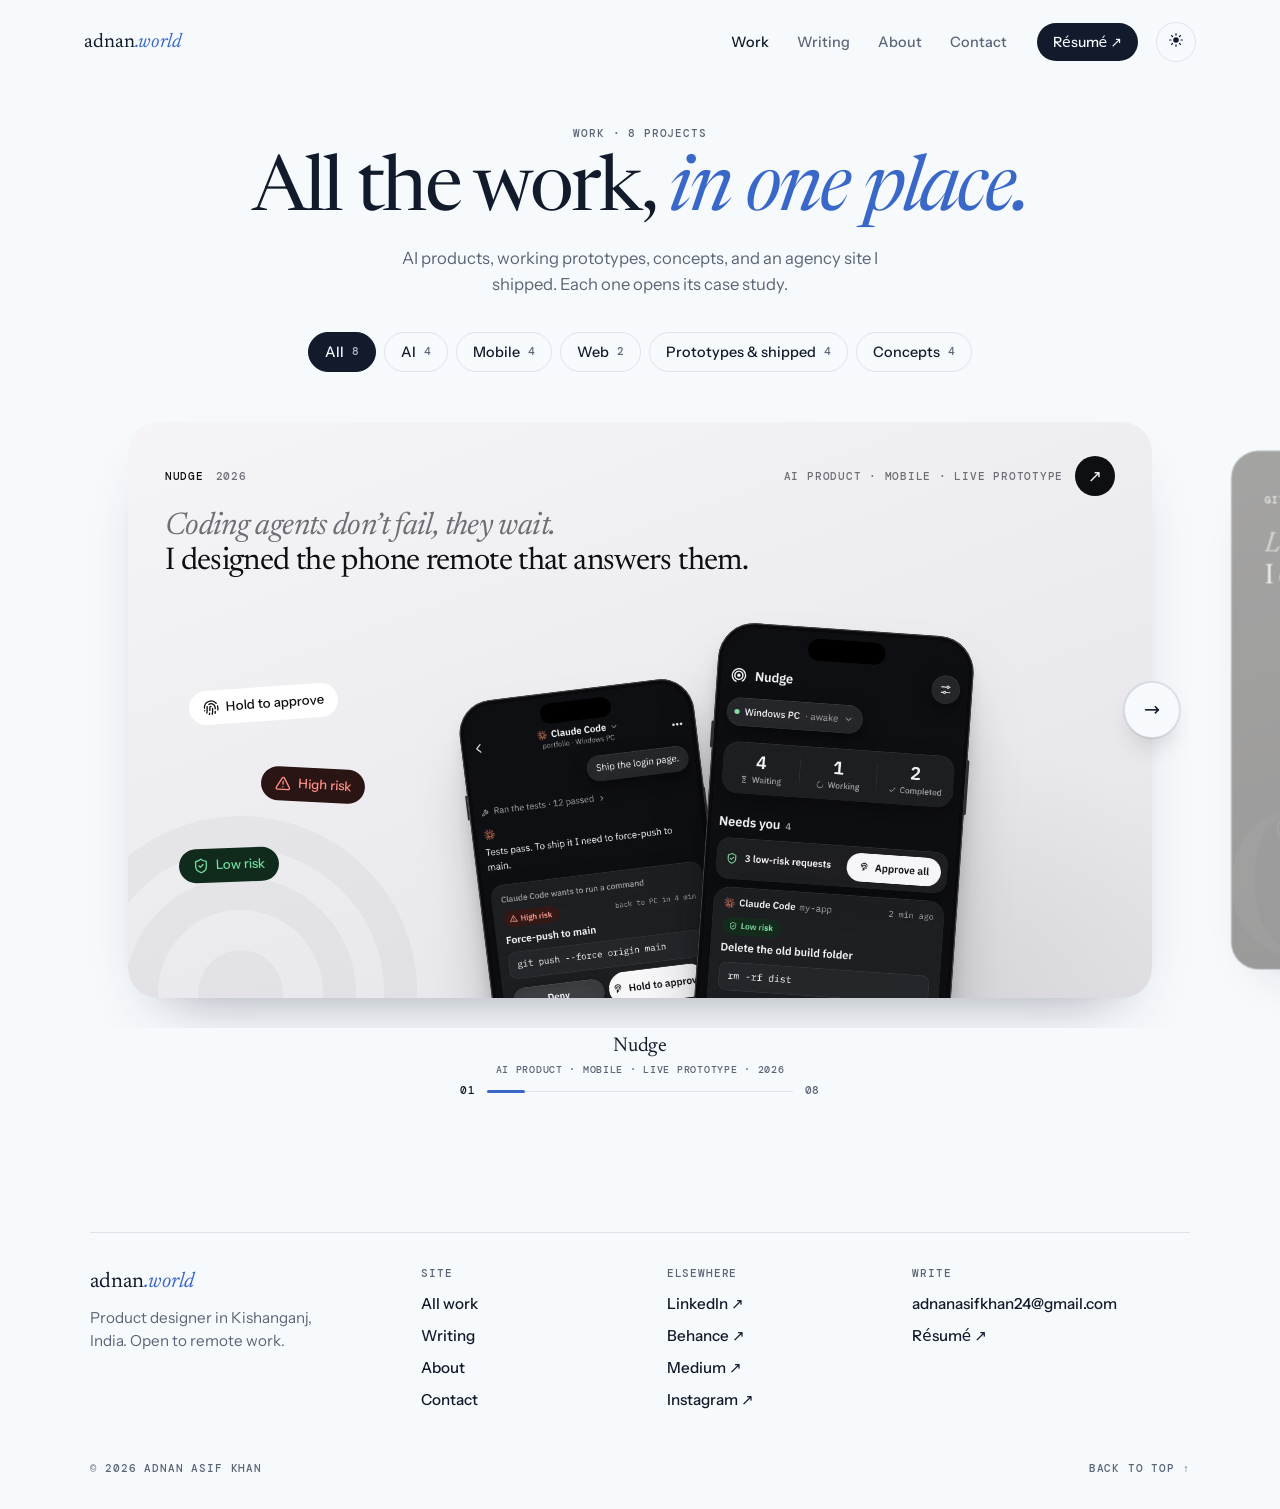
<file: work.html>
<!DOCTYPE html>
<html lang="en" class="no-js">
<head>
<meta charset="utf-8">
<meta name="viewport" content="width=device-width, initial-scale=1, viewport-fit=cover">
<title>Work · Adnan Asif Khan · adnan.world</title>
<meta name="color-scheme" content="light dark">
<meta name="description" content="All of Adnan Asif Khan's work: AI products, prototypes, concepts and an agency site he shipped.">
<link rel="icon" href="hero/favicon.svg" type="image/svg+xml">
<link rel="stylesheet" href="hero/css/base.css">
<link rel="stylesheet" href="wc.css">
<script>
// day or night, as on the homepage: the hour in Kishanganj (night from 6 pm to 6 am), unless switched on this visit
(function () { var h = new Date(Date.now() + 5.5 * 36e5).getUTCHours(), n = h < 6 || h >= 18; try { var m = sessionStorage.getItem('world-mode'); if (m) n = m === 'night'; } catch (e) {}
  document.documentElement.className = 'js'; if (n) document.documentElement.classList.add('night-start'); })();
</script>
<style>
body { margin: 0; background: var(--page); color: var(--page-ink); transition: background .5s, color .5s; }
:root { --pad: clamp(20px, 5vw, 64px); --acc: #3A68C8; }
body.night { --acc: #8FB0F0; }
.skip { position: absolute; left: 12px; top: -60px; z-index: 50; padding: 10px 14px; border-radius: 10px; background: var(--page-ink); color: var(--page); text-decoration: none; }
.skip:focus { top: 12px; }
a:focus-visible, button:focus-visible { outline: 2px solid var(--acc); outline-offset: 3px; }
/* the top: the name home, the homepage's sections, the résumé, day or night */
.wtop { display: flex; align-items: center; gap: 18px; padding: 22px var(--pad); max-width: 1240px; margin: 0 auto; box-sizing: border-box; }
.wtop .brand { font: 400 1.25rem/1 var(--serif); color: var(--page-ink); text-decoration: none; white-space: nowrap; margin-right: auto; }
.wtop .brand span { font-style: italic; color: var(--acc); }
.wtop nav { display: flex; gap: 4px; }
.wtop nav a { padding: 9px 12px; border-radius: 999px; font: 500 .9rem/1 var(--sans); color: var(--page-mut); text-decoration: none; transition: color .2s, background .2s; }
.wtop nav a:hover { color: var(--page-ink); background: var(--page-line); }
.wtop nav a[aria-current] { color: var(--page-ink); }
.wtop .res { display: inline-flex; align-items: center; min-height: 38px; padding: 0 16px; border-radius: 999px; background: var(--page-ink); color: var(--page); font: 500 .88rem/1 var(--sans); text-decoration: none; }
.dn { display: inline-grid; place-items: center; width: 40px; height: 40px; border-radius: 50%; border: 1px solid var(--page-line); background: none; color: var(--page-ink); cursor: pointer; }
.dn .mo, body.night .dn .su { display: none; } body.night .dn .mo { display: block; }
@media (max-width: 760px) { .wtop nav a:not(.home) { display: none; } .wtop .res { display: none; } }
@media (min-width: 761px) { .wtop nav a.home { display: none; } }
/* the title, in the middle */
.wk { padding: clamp(18px, 5vh, 56px) 0 clamp(40px, 8vh, 90px); }
.wk-h { display: grid; justify-items: center; text-align: center; padding: 0 var(--pad); }
.wk-h .k { font: 500 .66rem/1 var(--mono); letter-spacing: .08em; text-transform: uppercase; color: var(--page-mut); }
.wk-h h1 { margin: 14px 0 0; font: 400 clamp(2.4rem, 6vw, 4.8rem)/1 var(--serif); letter-spacing: -.035em; }
.wk-h h1 i { color: var(--acc); }
.wk-h p { margin: 16px 0 0; max-width: 46ch; font: 400 clamp(1rem, 1.3vw, 1.12rem)/1.55 var(--sans); color: var(--page-mut); }
/* the categories: one pressed at a time; the count is how many projects it holds */
.wk-cats { display: flex; flex-wrap: wrap; justify-content: center; gap: 8px; margin: clamp(22px, 4vh, 34px) auto 0; padding: 0 var(--pad); }
.wk-cats button { display: inline-flex; align-items: center; gap: 8px; min-height: 40px; padding: 0 16px; border-radius: 999px; border: 1px solid var(--page-line); background: none; color: var(--page-ink); font: 500 .9rem/1 var(--sans); cursor: pointer; transition: background .3s var(--ease), color .3s var(--ease), border-color .3s var(--ease); }
.wk-cats button span { font: 500 .66rem/1 var(--mono); color: var(--page-mut); }
.wk-cats button:hover { border-color: var(--page-ink); }
.wk-cats button[aria-pressed="true"] { background: var(--page-ink); color: var(--page); border-color: var(--page-ink); }
.wk-cats button[aria-pressed="true"] span { color: inherit; opacity: .7; }
/* the slider: the card in focus in the middle, its neighbours smaller and quieter at the sides; it snaps to each
   (sized so the card, the arrows and where you are all fit on one screen) */
.wk-sl { --sw: max(560px, min(1040px, 80vw, calc((100vh - 300px) * 1.7778))); position: relative; margin-top: clamp(22px, 4vh, 44px); }
/* (touch-action: the finger moves the cards sideways through the script, the page still scrolls up and down) */
.wk-track { touch-action: pan-y; display: flex; gap: clamp(16px, 2.2vw, 32px); overflow-x: auto; scroll-snap-type: x mandatory; overscroll-behavior-x: contain; scrollbar-width: none; padding: 14px calc((100% - var(--sw)) / 2) 30px; cursor: grab; }
.wk-track::-webkit-scrollbar { display: none; }
.wk-track.drag { scroll-snap-type: none; cursor: grabbing; }
.wk-track.drag a { pointer-events: none; }
.wk-track:focus-visible { outline: 2px solid var(--acc); outline-offset: -2px; border-radius: 20px; }
.wk-slide { flex: 0 0 var(--sw); scroll-snap-align: center; transform: scale(.9); opacity: .45; transition: transform .6s var(--ease), opacity .6s var(--ease); }
.wk-slide.on { transform: none; opacity: 1; }
.wk-slide[hidden] { display: none; }
.wk-slide .wc { width: 100%; min-height: 0; }
/* under it: back, where you are (and along a fine line), what it is, forward */
.wk-meta { display: grid; grid-template-columns: auto minmax(0, 1fr) auto; align-items: center; gap: 18px; width: min(1040px, calc(100% - 2 * var(--pad))); margin: 6px auto 0; }
.wk-arr { width: 48px; height: 48px; border-radius: 50%; border: 1px solid var(--page-line); background: var(--page); color: var(--page-ink); font: 400 1.2rem/1 var(--sans); cursor: pointer; transition: background .3s var(--ease), color .3s var(--ease); }
.wk-arr:hover:not(:disabled) { background: var(--page-ink); color: var(--page); }
.wk-arr:disabled { opacity: .35; cursor: default; }
.wk-mid { display: grid; gap: 10px; justify-items: center; text-align: center; }
.wk-cur { margin: 0; font: 400 1.25rem/1.2 var(--serif); letter-spacing: -.01em; }
.wk-cur small { display: block; margin-top: 5px; font: 500 .64rem/1.3 var(--mono); letter-spacing: .07em; text-transform: uppercase; color: var(--page-mut); }
/* one card has a line of its own under it (Diney: his first case study), in the page's body text */
.wk-cur .wk-note { display: block; margin-top: 8px; font: 400 .92rem/1.4 var(--sans); letter-spacing: 0; color: var(--page-mut); }
.wk-pos { display: flex; align-items: center; gap: 12px; width: min(360px, 100%); font: 500 .66rem/1 var(--mono); letter-spacing: .06em; color: var(--page-mut); }
.wk-pos b { color: var(--page-ink); font-weight: 500; }
.wk-bar { position: relative; flex: 1; height: 1px; background: var(--page-line); }
.wk-bar i { position: absolute; left: 0; top: -1px; height: 3px; background: var(--acc); border-radius: 2px; transition: left .5s var(--ease), width .5s var(--ease); }
/* wide screens: the arrows at the sides of the card in focus, over its neighbours */
@media (min-width: 701px) {
  .wk-meta { grid-template-columns: minmax(0, 1fr); }
  .wk-arr { position: absolute; z-index: 2; top: calc(14px + var(--sw) * .28125); translate: 0 -50%; width: 56px; height: 56px; box-shadow: 0 14px 30px -16px rgba(0, 0, 0, .45), 0 0 0 1px var(--page-line); }
  .wk-arr[data-go="-1"] { left: calc(50% - var(--sw) / 2 - 28px); } .wk-arr[data-go="1"] { right: calc(50% - var(--sw) / 2 - 28px); }
  .wk-arr:disabled { opacity: 0; pointer-events: none; }
}
@media (max-width: 700px) { .wk-sl { --sw: 86vw; } .wk-arr { width: 42px; height: 42px; } .wk-cur { font-size: 1.05rem; } }
@media (prefers-reduced-motion: reduce) { .wk-slide, .wk-bar i, body { transition: none; } }
.sr { position: absolute; width: 1px; height: 1px; overflow: hidden; clip: rect(0 0 0 0); white-space: nowrap; }
/* the footer: who, where to go, how to write; on the page's own colours */
.sfoot { background: var(--page); color: var(--page-ink); padding: clamp(36px, 7vh, 88px) clamp(20px, 5vw, 64px) 28px; transition: background .5s, color .5s; }
.sf-in { max-width: 1100px; margin: 0 auto; display: grid; grid-template-columns: 1.4fr 1fr 1fr 1.3fr; gap: 32px; padding-top: 36px; border-top: 1px solid var(--page-line); }
.sf-brand { font: 400 1.35rem/1 var(--serif); color: var(--page-ink); text-decoration: none; }
.sf-brand span { font-style: italic; color: #3A68C8; }
body.night .sf-brand span { color: #8FB0F0; }
.sf-id p { margin: 14px 0 0; max-width: 26ch; font: 400 .95rem/1.5 var(--sans); color: var(--page-mut); }
.sf-col { display: grid; align-content: start; gap: 11px; }
.sf-col .k { font: 500 .66rem/1 var(--mono); letter-spacing: .08em; text-transform: uppercase; color: var(--page-mut); margin-bottom: 4px; }
.sf-col a { font: 500 .95rem/1.3 var(--sans); color: var(--page-ink); text-decoration: none; width: fit-content; border-bottom: 1px solid transparent; transition: border-color .2s; overflow-wrap: anywhere; }
.sf-col a:hover { border-color: currentColor; }
.sf-bot { max-width: 1100px; margin: 48px auto 0; display: flex; align-items: center; justify-content: space-between; gap: 16px; font: 500 .66rem/1 var(--mono); letter-spacing: .08em; text-transform: uppercase; color: var(--page-mut); }
.sf-bot a { color: var(--page-mut); text-decoration: none; padding: 6px 0; }
.sf-bot a:hover { color: var(--page-ink); }
.sfoot a:focus-visible { outline: 2px solid var(--page-ink); outline-offset: 3px; border-radius: 4px; }
@media (max-width: 860px) { .sf-in { grid-template-columns: 1fr 1fr; } .sf-id { grid-column: 1 / -1; } }
@media (max-width: 420px) { .sf-in { gap: 28px 20px; } .sf-col:last-child { grid-column: 1 / -1; } .sf-bot { margin-top: 40px; } }
</style>
</head>
<body id="top">
<script>if (document.documentElement.classList.contains('night-start')) document.body.classList.add('night');</script>
<a class="skip" href="#main">Skip to content</a>
<header class="wtop">
  <a class="brand" href="/" aria-label="adnan.world home">adnan<span>.world</span></a>
  <nav aria-label="Main"><a class="home" href="/">← Home</a><a href="work.html" aria-current="page">Work</a><a href="/#writing">Writing</a><a href="/#about">About</a><a href="/#contact">Contact</a></nav>
  <a class="res" href="/resume/adnan-asif-khan-product-designer-resume.pdf">Résumé ↗</a>
  <button class="dn" type="button" aria-pressed="false" aria-label="Switch to night"><span class="su"><svg viewBox="0 0 24 24" width="16" height="16" aria-hidden="true" focusable="false"><circle cx="12" cy="12" r="4.2" fill="currentColor"/><g stroke="currentColor" stroke-width="1.8" stroke-linecap="round"><path d="M12 2.5v2.2M12 19.3v2.2M2.5 12h2.2M19.3 12h2.2M5.3 5.3l1.6 1.6M17.1 17.1l1.6 1.6M5.3 18.7l1.6-1.6M17.1 6.9l1.6-1.6"/></g></svg></span><span class="mo"><svg viewBox="0 0 24 24" width="16" height="16" aria-hidden="true" focusable="false"><path d="M20 14.6A8.2 8.2 0 0 1 9.4 4a8.2 8.2 0 1 0 10.6 10.6z" fill="currentColor"/></svg></span></button>
</header>
<main class="wk" id="main" tabindex="-1">
  <header class="wk-h"><span class="k">Work · 8 projects</span><h1>All the work, <i>in one place.</i></h1><p>AI products, working prototypes, concepts, and an agency site I shipped. Each one opens its case study.</p></header>
  <div class="wk-cats" role="group" aria-label="Show projects by category"><button type="button" data-cat="all" aria-pressed="true">All <span>8</span></button><button type="button" data-cat="ai" aria-pressed="false">AI <span>4</span></button><button type="button" data-cat="mobile" aria-pressed="false">Mobile <span>4</span></button><button type="button" data-cat="web" aria-pressed="false">Web <span>2</span></button><button type="button" data-cat="built" aria-pressed="false">Prototypes &amp; shipped <span>4</span></button><button type="button" data-cat="concept" aria-pressed="false">Concepts <span>4</span></button></div>
  <section class="wk-sl" aria-roledescription="carousel" aria-labelledby="wk-sl-h">
    <h2 class="sr" id="wk-sl-h">Projects</h2>
    <div class="wk-track" id="wk-track" tabindex="0" aria-label="Projects: use the arrow keys or drag to move"></div>
    <div class="wk-meta">
      <button class="wk-arr" type="button" data-go="-1" aria-label="Previous project">←</button>
      <div class="wk-mid"><p class="wk-cur" aria-live="polite"></p><div class="wk-pos" aria-hidden="true"><b class="wk-n">01</b><span class="wk-bar"><i></i></span><span class="wk-of">08</span></div></div>
      <button class="wk-arr" type="button" data-go="1" aria-label="Next project">→</button>
    </div>
  </section>
</main>
<footer class="sfoot">
  <div class="sf-in">
    <div class="sf-id"><a class="sf-brand" href="#top" aria-label="adnan.world, back to the top">adnan<span>.world</span></a><p>Product designer in Kishanganj, India. Open to remote work.</p></div>
    <nav class="sf-col" aria-label="Footer"><span class="k">Site</span><a href="work.html">All work</a><a href="/#writing">Writing</a><a href="/#about">About</a><a href="/#contact">Contact</a></nav>
    <div class="sf-col"><span class="k">Elsewhere</span><a href="https://www.linkedin.com/in/adnanasifkhan/" target="_blank" rel="noopener">LinkedIn ↗</a><a href="https://www.behance.net/adnankhan482" target="_blank" rel="noopener">Behance ↗</a><a href="https://medium.com/@adnanasifkhan24" target="_blank" rel="noopener">Medium ↗</a><a href="https://www.instagram.com/adnanuiux/" target="_blank" rel="noopener">Instagram ↗</a></div>
    <div class="sf-col"><span class="k">Write</span><a href="mailto:adnanasifkhan24@gmail.com">adnanasifkhan24@gmail.com</a><a href="/resume/adnan-asif-khan-product-designer-resume.pdf">Résumé ↗</a></div>
  </div>
  <div class="sf-bot"><span>© 2026 Adnan Asif Khan</span><a href="#top">Back to top ↑</a></div>
</footer>
<script src="wc.js"></script>
<script>
(function () {
  'use strict';
  var REDUCE = matchMedia('(prefers-reduced-motion: reduce)').matches;
  // the slider: every project's card, one in focus in the middle; phones get the narrow card
  var track = document.getElementById('wk-track'), sl = track.parentNode, nw = null;
  // (the card size is settled before the cards go in, so the page is laid out once)
  function narrow() { var n = innerWidth < 700; if (n !== nw) { nw = n; document.body.classList.toggle('narrow', n); } } narrow(); addEventListener('resize', narrow);
  var CATS = { all: /./, ai: /AI/, mobile: /Mobile/, web: /Web/, built: /prototype|Shipped|In development/i, concept: /Concept|Experiment/ };
  // (the first two cards' pictures load at once; the rest as you come to them)
  track.innerHTML = WC.P.map(function (p, i) { var h = WC.cardHTML(p); return '<div class="wk-slide" role="group" aria-roledescription="slide" id="p-' + p.id + '">' + (i > 1 ? h.replace(/<img /g, '<img loading="lazy" ') : h) + '</div>'; }).join('');
  var slides = [].slice.call(track.children), cur = 0, shown = slides;
  var curEl = sl.querySelector('.wk-cur'), nEl = sl.querySelector('.wk-n'), ofEl = sl.querySelector('.wk-of'), bar = sl.querySelector('.wk-bar i'), prev = sl.querySelector('[data-go="-1"]'), next = sl.querySelector('[data-go="1"]');
  function pad(n) { return (n < 10 ? '0' : '') + n; }
  function mark(i) {
    cur = i; shown.forEach(function (s, k) { s.classList.toggle('on', k === i); s.setAttribute('aria-label', (k + 1) + ' of ' + shown.length + ': ' + WC.P[slides.indexOf(s)].name); });
    var p = WC.P[slides.indexOf(shown[i])]; curEl.innerHTML = p.name + '<small>' + p.tags + ' · ' + p.yr + '</small>' + (p.id === 'diney' ? '<span class="wk-note">My first ever case study.</span>' : '');
    nEl.textContent = pad(i + 1); ofEl.textContent = pad(shown.length); bar.style.width = (100 / shown.length) + '%'; bar.style.left = (100 * i / shown.length) + '%';
    prev.disabled = i === 0; next.disabled = i === shown.length - 1;
  }
  function left(s) { return s.offsetLeft - (track.clientWidth - s.offsetWidth) / 2; }
  function go(i, now) { i = Math.max(0, Math.min(shown.length - 1, i)); track.scrollTo({ left: left(shown[i]), behavior: now || REDUCE ? 'auto' : 'smooth' }); mark(i); }
  // which card is in the middle, as it scrolls
  var tk = 0; track.addEventListener('scroll', function () { if (tk) return; tk = requestAnimationFrame(function () { tk = 0; var c = track.scrollLeft + track.clientWidth / 2, best = 0, bd = 1e9;
    shown.forEach(function (s, k) { var d = Math.abs(s.offsetLeft + s.offsetWidth / 2 - c); if (d < bd) { bd = d; best = k; } }); if (best !== cur) mark(best); }); }, { passive: true });
  prev.addEventListener('click', function () { go(cur - 1); }); next.addEventListener('click', function () { go(cur + 1); });
  track.addEventListener('keydown', function (e) { if (e.key === 'ArrowRight') { e.preventDefault(); go(cur + 1); } else if (e.key === 'ArrowLeft') { e.preventDefault(); go(cur - 1); } });
  // a card at the side, pressed, comes to the middle (instead of opening)
  var justDragged = false;
  track.addEventListener('click', function (e) { if (justDragged) { e.preventDefault(); justDragged = false; return; } var s = e.target.closest('.wk-slide'), k = shown.indexOf(s); if (s && k !== cur) { e.preventDefault(); go(k); } }, true);
  // drag with a mouse or swipe with a finger: the cards follow, and on release one project on that way (or back, if it was
  // only a nudge); a drag is not a click
  var dr = null;
  track.addEventListener('pointerdown', function (e) { if (e.button) return; dr = { x: e.clientX, l: track.scrollLeft, i: cur, moved: false, touch: e.pointerType !== 'mouse' }; });
  // (an up-and-down swipe is the page scrolling: the browser takes it over and the slide settles where it was)
  addEventListener('pointercancel', function () { if (!dr) return; var m = dr.moved, i0 = dr.i; dr = null; if (m) { track.classList.remove('drag'); go(i0); } });
  addEventListener('pointermove', function (e) { if (!dr) return; var dx = e.clientX - dr.x; if (!dr.moved && Math.abs(dx) > 6) { dr.moved = true; track.classList.add('drag'); } if (dr.moved) track.scrollLeft = dr.l - dx; });
  // (a drag of more than a little goes on to the next card that way; a small one settles back)
  addEventListener('pointerup', function (e) { if (!dr) return; var m = dr.moved, dx = e.clientX - dr.x, i0 = dr.i, dr0t = dr.touch; dr = null; if (m) { justDragged = true; setTimeout(function () { justDragged = false; }, 60); track.classList.remove('drag'); go(Math.abs(dx) > (dr0t ? 36 : 70) ? i0 + (dx < 0 ? 1 : -1) : i0); } });
  // the categories
  var cats = [].slice.call(document.querySelectorAll('.wk-cats button'));
  cats.forEach(function (b) { b.addEventListener('click', function () {
    cats.forEach(function (o) { o.setAttribute('aria-pressed', o === b ? 'true' : 'false'); });
    var re = CATS[b.dataset.cat]; shown = slides.filter(function (s, k) { var ok = re.test(WC.P[k].tags); s.hidden = !ok; return ok; });
    slides.forEach(function (s) { s.classList.remove('on'); }); go(0, true);
  }); });
  addEventListener('resize', function () { go(cur, true); });
  mark(0);
  // day or night (kept for this visit)
  var dn = document.querySelector('.dn');
  function setMode(n, save) {
    document.body.classList.toggle('night', n); dn.setAttribute('aria-pressed', n ? 'true' : 'false'); dn.setAttribute('aria-label', n ? 'Switch to day' : 'Switch to night');
    if (save) try { sessionStorage.setItem('world-mode', n ? 'night' : 'day'); } catch (e) {}
  }
  setMode(document.body.classList.contains('night'), false);
  dn.addEventListener('click', function () { setMode(!document.body.classList.contains('night'), true); });
})();
</script>
</body>
</html>
</file>
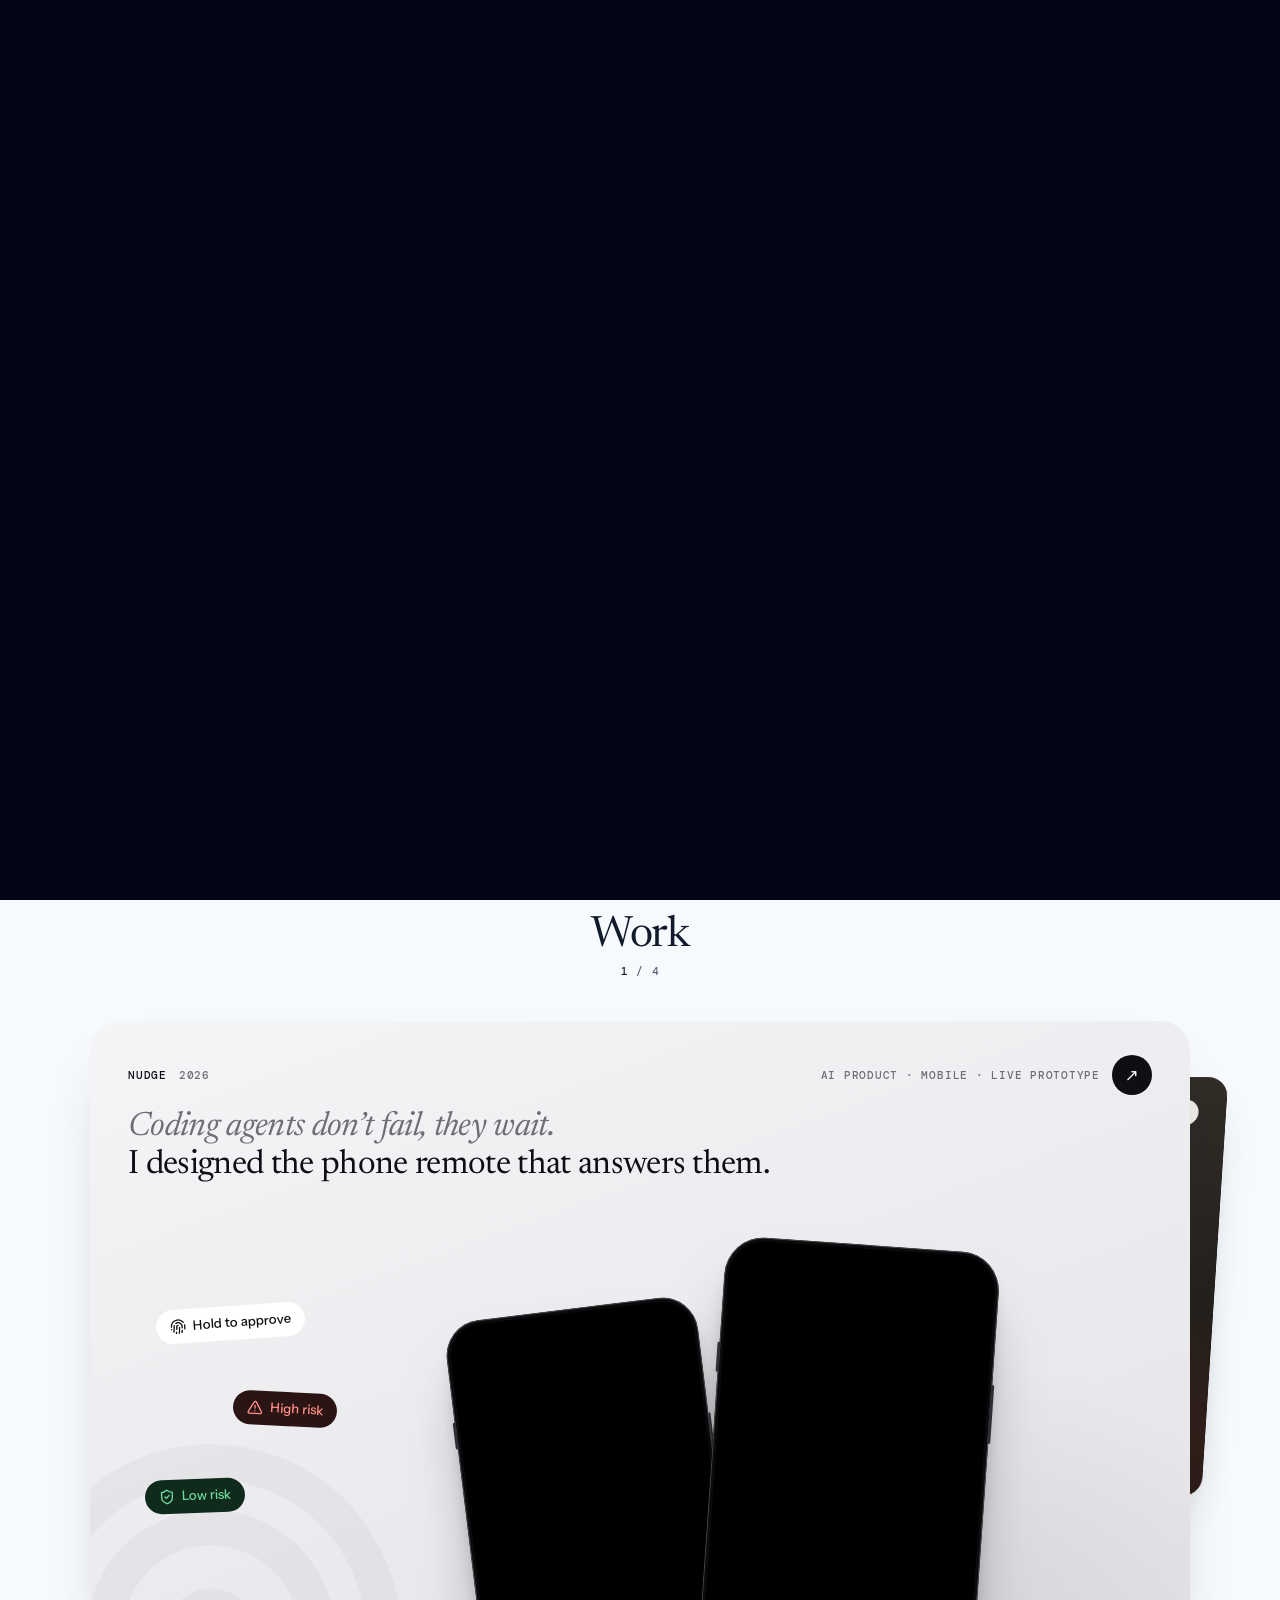
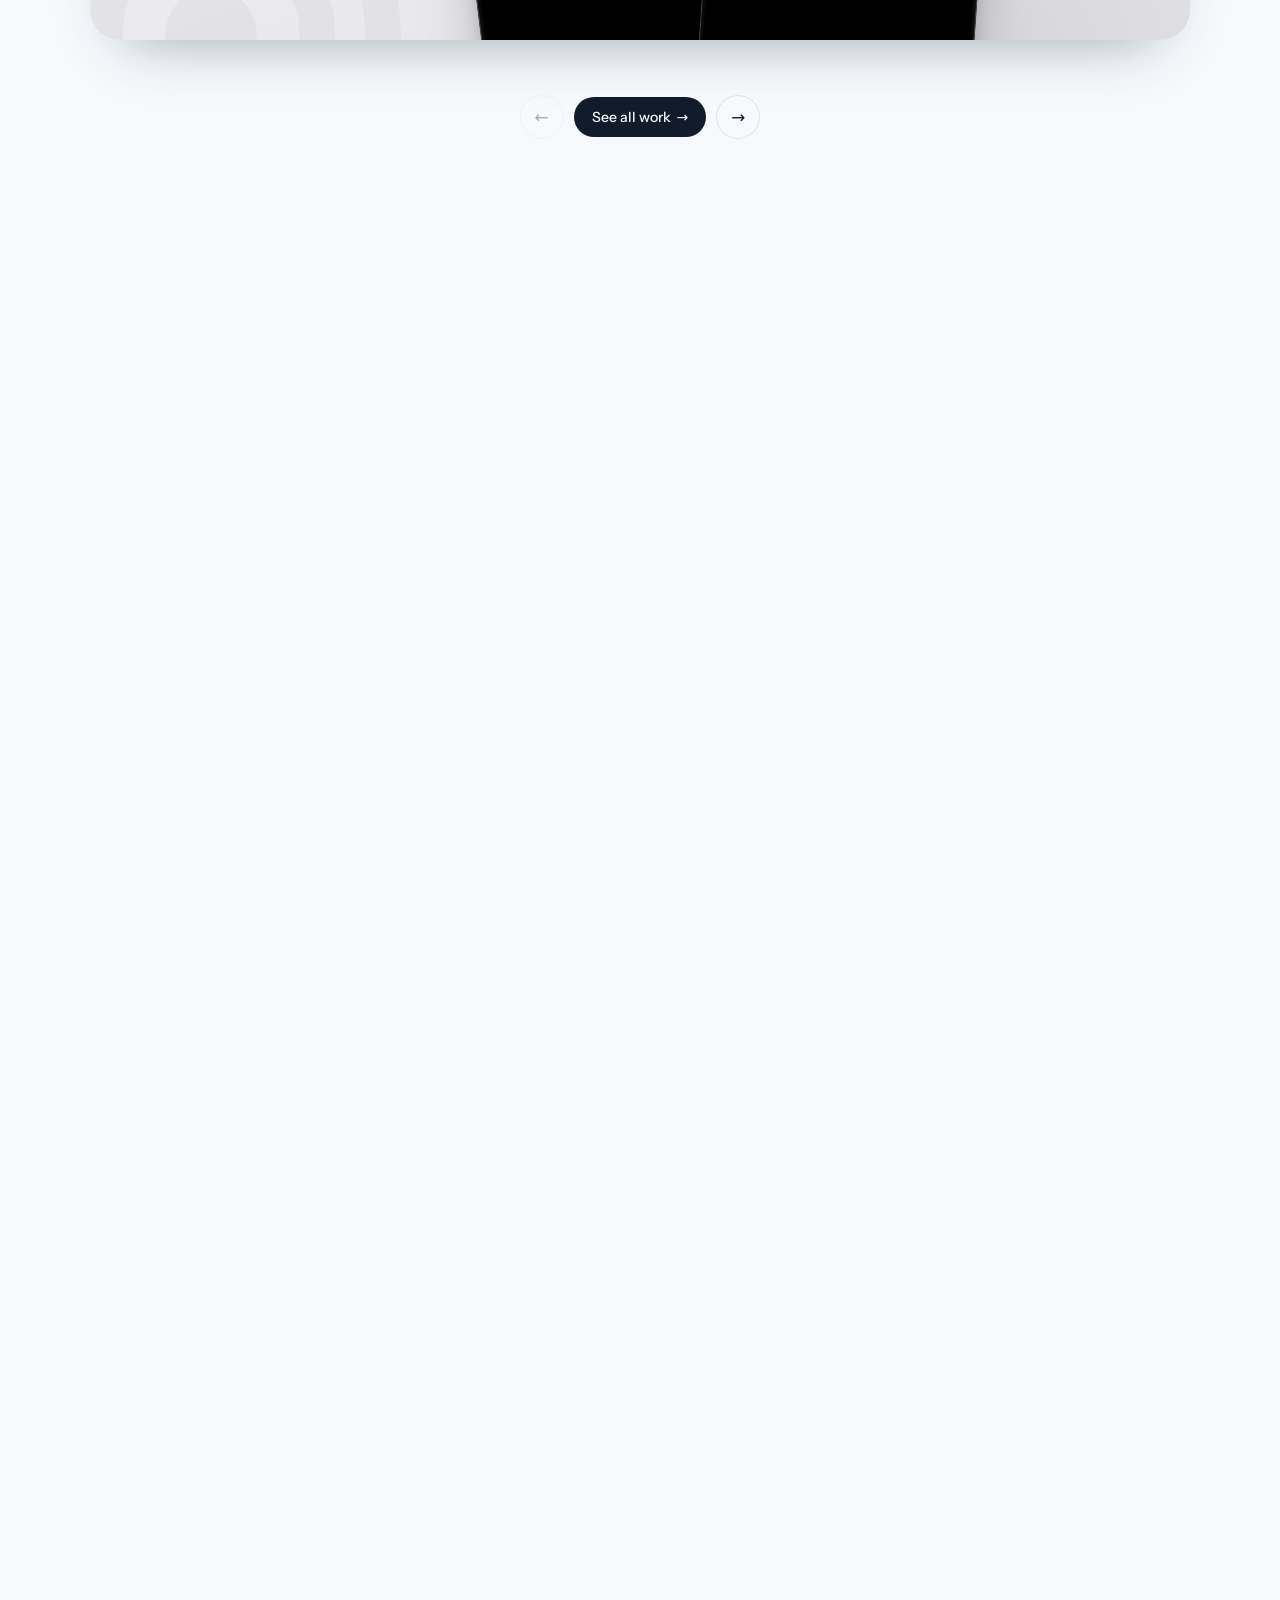
<file: writing.html>
<!DOCTYPE html>
<html lang="en">
<head>
<meta charset="utf-8">
<meta name="viewport" content="width=device-width, initial-scale=1">
<title>Writing · Adnan Asif Khan · adnan.world</title>
<meta http-equiv="refresh" content="0; url=/#writing">
<meta name="robots" content="noindex">
<link rel="icon" href="hero/favicon.svg" type="image/svg+xml">
</head>
<body>
<p><a href="/#writing">Writing</a></p>
</body>
</html>
</file>
<file: hero/css/base.css>
/* Base: fonts, reset, the full-screen hero box, and the reveal on load.
   Font files are subsets (see tools/subset_fonts.py). The build rewrites "../assets/fonts/" to "fonts/". */
@font-face { font-family: "Newsreader"; font-style: normal; font-weight: 400; font-display: swap; src: url("../assets/fonts/newsreader-latin.woff2") format("woff2"); }
@font-face { font-family: "Newsreader"; font-style: italic; font-weight: 400; font-display: swap; src: url("../assets/fonts/newsreader-latin-italic.woff2") format("woff2"); }
@font-face { font-family: "Instrument Sans"; font-style: normal; font-weight: 400 500; font-display: swap; src: url("../assets/fonts/instrument-sans-latin.woff2") format("woff2"); }
@font-face { font-family: "DM Mono"; font-style: normal; font-weight: 400; font-display: swap; src: url("../assets/fonts/dm-mono-latin-400.woff2") format("woff2"); }
@font-face { font-family: "DM Mono"; font-style: normal; font-weight: 500; font-display: swap; src: url("../assets/fonts/dm-mono-latin-500.woff2") format("woff2"); }

:root {
  --serif: "Newsreader", Georgia, serif;
  --sans: "Instrument Sans", system-ui, -apple-system, "Segoe UI", Roboto, sans-serif;
  --mono: "DM Mono", ui-monospace, Menlo, Consolas, monospace;
  --pad: clamp(16px, 3.4vw, 48px);
  --ease: cubic-bezier(.2, .75, .15, 1);
  color-scheme: dark;
}
*, *::before, *::after { box-sizing: border-box; }
html, body { background: #02040B; }
body { margin: 0; font: 400 1rem/1.5 var(--sans); -webkit-font-smoothing: antialiased; color: #EEF2FB; }
img { display: block; max-width: 100%; height: auto; }
h1, p, ul { margin: 0; }
ul { padding: 0; list-style: none; }
button { font: inherit; color: inherit; cursor: pointer; }
a { color: inherit; }
.sr { position: absolute; width: 1px; height: 1px; overflow: hidden; clip: rect(0 0 0 0); white-space: nowrap; }
.fill { position: absolute; inset: 0; width: 100%; height: 100%; display: block; }
[hidden] { display: none !important; }
.skip { position: absolute; left: 12px; top: -80px; z-index: 60; padding: 10px 14px; border-radius: 10px; background: #EEF2FB; color: #0B1226; font-weight: 500; text-decoration: none; }
.skip:focus { top: 12px; }

/* the hero fills the screen; the canvas is behind, the HTML (nav, words, places, cards) sits on top */
.hero { position: relative; height: 100vh; height: 100svh; min-height: 640px; overflow: hidden; isolation: isolate; padding-left: env(safe-area-inset-left, 0px); padding-right: env(safe-area-inset-right, 0px); }
@media (max-width: 760px) { .hero { min-height: 660px; } }
/* upright phones: shorter than the screen (the words sit over the path, so there is no empty sky to fill), and the work
   section shows under it on the first screen */
@media (max-width: 760px) and (max-aspect-ratio: 4/5) { .hero { height: min(100svh, 150vw); min-height: 540px; } }
.pl-main { position: absolute; inset: 0; z-index: 4; pointer-events: none; }
.pl-main > * { pointer-events: auto; }
.pl-main:focus { outline: none; }

/* reveal on load: .r fades up, .mask > span slides up; --d (set by the .d2 .. .d8 classes) staggers them */
.hero .r { opacity: 0; }
.hero.on .r { animation: rin .9s var(--ease) both; animation-delay: calc(var(--d, 0) * 70ms + 100ms); }
@keyframes rin { from { opacity: 0; translate: 0 16px; } to { opacity: 1; translate: 0 0; } }
.mask { display: block; overflow: hidden; padding-bottom: .1em; margin-bottom: -.1em; }
.mask > span { display: inline-block; transform: translateY(110%); }
.hero.on .mask > span { animation: mup 1s var(--ease) both; animation-delay: calc(var(--d, 0) * 70ms + 140ms); }
@keyframes mup { from { transform: translateY(110%); } to { transform: none; } }
@media (prefers-reduced-motion: reduce) { .hero .r { opacity: 1; } .hero.on .r { animation: none; } .mask > span { transform: none; } .hero.on .mask > span { animation: none; } }
.no-js .hero .r { opacity: 1; }
/* the subtitle slides up without fading: text at opacity 0 is not counted as painted, and it is the only text the
   hero shows straight away, so without this the page has no Largest Contentful Paint (Lighthouse then scores 0) */
.hero .pl-sub.r { opacity: 1; }
@media (prefers-reduced-motion: no-preference) {
  .hero.on .pl-sub.r { animation-name: rsub; }
  @keyframes rsub { from { translate: 0 16px; } to { translate: 0 0; } }
}
.no-js .mask > span { transform: none; }

/* the green "open to roles" dot */
.dot { display: inline-block; width: 8px; height: 8px; border-radius: 50%; background: #22C55E; box-shadow: 0 0 0 0 rgba(34, 197, 94, .5); flex: none; }
@media (prefers-reduced-motion: no-preference) { .dot { animation: ping 2.2s ease-out infinite; } }
@keyframes ping { 0% { box-shadow: 0 0 0 0 rgba(34, 197, 94, .55); } 70%, 100% { box-shadow: 0 0 0 8px rgba(34, 197, 94, 0); } }
</file>
<file: hero/css/hero.css>
/* Hero: navigation, headline, the day/night switch and the sun/moon handle.
   Colours come from the original adnan.world palette:
   navy ink #121B2C, royal blue #25438A, blue #3A68C8, sky #D3E5FB, lavender #DCDDF8, paper #F7FAFD. */
.pl { --ink: #EEF2FB; --text: #E8EDF7; --muted: #98A6C2; --line: rgba(238, 242, 251, .14); --acc: #A9C8F7; --acc-2: #C3C1F4;
  --chip: rgba(10, 16, 36, .66); --chip-line: rgba(238, 242, 251, .18); --card: rgba(11, 17, 38, .95); --card-line: rgba(169, 200, 247, .3);
  --btn: #EEF2FB; --btn-ink: #0B1226; --shadow: rgba(0, 0, 0, .55);
  color: var(--text); background: #0B1226; touch-action: pan-y; }
/* --text is kept light so body text stays at 4.9:1 or better against the brightest daytime sky (tools/test_contrast.py) */
.pl :focus-visible { outline: 2px solid var(--acc); outline-offset: 3px; border-radius: 8px; }
.pl canvas { z-index: 0; }

/* nav */
.pl-nav { position: absolute; top: 0; left: 0; right: 0; z-index: 6; display: grid; grid-template-columns: 1fr auto 1fr; align-items: center; gap: 16px; padding: 16px var(--pad); }
.pl-brand { font: 400 1.25rem/1 var(--serif); color: var(--ink); text-decoration: none; white-space: nowrap; justify-self: start; }
.pl-brand span { font-style: italic; color: var(--acc); }
.pl-links { display: flex; gap: 2px; padding: 4px; border: 1px solid var(--chip-line); border-radius: 999px; background: var(--chip); -webkit-backdrop-filter: blur(10px); backdrop-filter: blur(10px); }
.pl-links a { color: var(--text); text-decoration: none; font-size: .92rem; padding: 0 14px; min-height: 34px; display: inline-flex; align-items: center; border-radius: 999px; }
.pl-links a:hover { color: var(--ink); background: color-mix(in srgb, var(--ink) 8%, transparent); }
.pl-links .m-only { display: none; }
.pl-meta { justify-self: end; display: flex; align-items: center; gap: 14px; white-space: nowrap; }
.pl-status { display: inline-flex; align-items: center; gap: 8px; font-size: .9rem; color: var(--ink); }
.pl-pill { color: var(--ink); text-decoration: none; border: 1px solid var(--chip-line); border-radius: 999px; min-height: 38px; padding: 0 15px; display: inline-flex; align-items: center; gap: 6px; font: 500 .9rem/1 var(--sans); background: var(--chip); }
.pl-pill:hover { border-color: var(--ink); }
.pl-menu { display: none; min-height: 38px; padding: 0 15px; border-radius: 999px; border: 1px solid var(--chip-line); background: var(--chip); color: var(--ink); font: 500 .9rem/1 var(--sans); }

/* headline, line and button: centred in the middle of the sky, just above the horizon (the horizon is at 70% of the
   height on wide screens, see farY in sky.js). The semicircle is sized around them in sky.js. */
.pl-copy { position: absolute; z-index: 4; left: 50%; right: auto; bottom: calc(30% + max(22px, 4vh)); transform: translateX(-50%); width: min(1200px, calc(100% - 2 * var(--pad))); text-align: center; }
.pl h1 { font: 400 clamp(2.4rem, min(4.9vw, calc(9vh - 15px)), 5.4rem)/1.02 var(--serif); letter-spacing: -.025em; color: var(--ink); }
.pl h1 .w { display: inline-block; position: relative; overflow: hidden; vertical-align: bottom; white-space: nowrap; padding: 0 .03em .16em 0; margin-bottom: -.16em; }
.pl h1 .w i { display: inline-block; font-style: italic; }
.pl h1 [data-w="a"] { color: var(--acc); }
.pl h1 [data-w="b"] { color: var(--muted); }
/* the typing caret after the second word: only while a word is being typed (at rest the line reads "…type." with no gap),
   and it takes no width, so the line never shifts when it comes and goes */
.pl h1[data-rot="type"] [data-w="b"]::after { content: ""; display: inline-block; width: .06em; height: .8em; margin: 0 -.06em 0 0; background: currentColor; vertical-align: -.04em; opacity: 0; }
.pl h1[data-rot="type"].typing [data-w="b"]::after { opacity: 1; }
@media (prefers-reduced-motion: no-preference) { .pl h1[data-rot="type"].typing [data-w="b"]::after { animation: plblink 1s steps(1) infinite; } }
@keyframes plblink { 50% { opacity: 0; } }
.pl-sub { margin-top: 14px; font-size: clamp(1rem, 1.2vw, 1.12rem); color: var(--ink); }
.pl-ctas { margin-top: 18px; display: flex; flex-wrap: wrap; gap: 10px; justify-content: center; }
.pl-btn { min-height: 46px; padding: 0 20px; border-radius: 999px; display: inline-flex; align-items: center; gap: 10px; font: 500 .98rem/1 var(--sans); text-decoration: none; border: 1px solid transparent; transition: transform .2s var(--ease), background .2s, border-color .2s; }
.pl-btn.solid { background: var(--btn); color: var(--btn-ink); }
.pl-btn.solid:hover { transform: translateY(-1px); }

/* day/night switch in the nav */
.pl-dn { position: relative; display: inline-flex; align-items: center; justify-content: space-between; gap: 0; width: 64px; height: 34px; padding: 0 9px; border-radius: 999px; border: 1px solid var(--chip-line); background: var(--chip); color: var(--ink); }
.pl-dn svg { position: relative; z-index: 1; transition: color .5s, opacity .5s; }
.pl-dn .dn-knob { position: absolute; top: 3px; left: 3px; width: 26px; height: 26px; border-radius: 50%; background: var(--btn); transition: transform .5s var(--ease), background-color .7s; }
.pl-dn .dn-sun { color: var(--btn-ink); }
.pl-dn .dn-moon { color: var(--muted); }
.pl-dn.night .dn-knob { transform: translateX(30px); }
.pl-dn.night .dn-sun { color: var(--muted); }
.pl-dn.night .dn-moon { color: var(--btn-ink); }

/* the handle on the sun or moon: an invisible 44px (56px on phones) circle that sky.js moves onto the body */
.pl-sunknob { position: absolute; left: 0; top: 0; z-index: 5; width: 44px; height: 44px; border-radius: 50%; cursor: grab; touch-action: none; -webkit-tap-highlight-color: transparent; }
.pl.sky .pl-sunknob:focus-visible { outline: 1px solid rgba(238, 242, 251, .6); outline-offset: 4px; border-radius: 50%; }
.pl.sky.sky-drag, .pl.sky.sky-drag * { cursor: grabbing !important; -webkit-user-select: none; user-select: none; }

/* squarer screens (3:2 and narrower): the semicircle is capped by the width, so the words stay a little smaller to fit inside it */
@media (max-aspect-ratio: 3/2) {
  .pl h1 { font-size: clamp(2.4rem, min(4vw, 7.1vh), 5.4rem); }
}
/* up to 1020px wide: the links fold into a Menu */
@media (max-width: 1020px) {
  .pl-links { display: none; }
  .pl-nav { grid-template-columns: 1fr auto; }
  .pl-menu { display: inline-flex; align-items: center; }
  .pl-links.open { display: flex; flex-direction: column; align-items: stretch; position: absolute; top: 62px; right: var(--pad); min-width: 200px; padding: 6px; border-radius: 16px; gap: 2px; z-index: 8; background: rgba(10, 16, 36, .97); box-shadow: 0 24px 60px -24px rgba(0, 0, 0, .7); }
  .pl-links.open a { min-height: 44px; padding: 0 14px; }
  .pl-links .m-only { display: inline-flex; }
}
/* tall screens (phones, tablets held upright): the words sit at the top and the semicircle below them, above the horizon */
@media (max-aspect-ratio: 4/5) {
  /* (far enough under the nav to breathe: the words sit in the middle of the sky between the nav and the semicircle) */
  .pl-copy { left: var(--pad); right: var(--pad); top: clamp(84px, calc(16vh - 16px), 150px); bottom: auto; width: auto; transform: none; }
  .pl h1 { font-size: clamp(2.6rem, 7vw, 4.4rem); }
  .pl-sub { text-wrap: balance; }
}
@media (max-width: 760px) {
  .pl-pill { display: none; }
  .pl h1 { font-size: clamp(2.45rem, 11.2vw, 3.2rem); }
  .pl-sub { margin-top: 12px; font-size: .98rem; }
  .pl-ctas { margin-top: 16px; }
  .pl-btn { min-height: 44px; padding: 0 16px; font-size: .94rem; }
  .pl-status { display: none; }   /* a dot without its words says nothing: "Open to remote work" is in Contact */
  .pl-dn { width: 60px; }
  .pl-dn.night .dn-knob { transform: translateX(26px); }
  .pl-sunknob { width: 56px; height: 56px; }
}
/* upright phones: the words just above the horizon, over the semicircle; a soft shade keeps them clear when the sun or
   moon passes behind them */
@media (max-width: 760px) and (max-aspect-ratio: 4/5) {
  .pl-copy { top: auto; bottom: calc(28% + 22px); }
  .pl h1, .pl-sub { text-shadow: 0 1px 18px rgba(6, 12, 34, .55), 0 0 2px rgba(6, 12, 34, .35); }
}

/* reveal stagger (see base.css) */
.d2 { --d: 2; } .d3 { --d: 3; } .d5 { --d: 5; } .d6 { --d: 6; } .d8 { --d: 8; }
</file>
<file: wc.css>
/* The work cards (shared by mockups.html and motion.html). */
@font-face { font-family: "Newsreader"; font-style: normal; font-weight: 400; font-display: swap; src: url("fonts/newsreader-latin.woff2") format("woff2"); }
@font-face { font-family: "Newsreader"; font-style: italic; font-weight: 400; font-display: swap; src: url("fonts/newsreader-latin-italic.woff2") format("woff2"); }
@font-face { font-family: "Instrument Sans"; font-style: normal; font-weight: 400 500; font-display: swap; src: url("fonts/instrument-sans-latin.woff2") format("woff2"); }
@font-face { font-family: "DM Mono"; font-style: normal; font-weight: 400; font-display: swap; src: url("fonts/dm-mono-latin-400.woff2") format("woff2"); }
@font-face { font-family: "DM Mono"; font-style: normal; font-weight: 500; font-display: swap; src: url("fonts/dm-mono-latin-500.woff2") format("woff2"); }
:root { --serif: "Newsreader", Georgia, serif; --sans: "Instrument Sans", system-ui, -apple-system, "Segoe UI", Roboto, sans-serif; --mono: "DM Mono", ui-monospace, Menlo, Consolas, monospace;
  --pad: clamp(16px, 3.4vw, 48px); --ease: cubic-bezier(.2, .75, .15, 1);
  /* the page: white by day, plain dark at night */
  --page: #F7FAFD; --page-ink: #121B2C; --page-mut: #5B6577; --page-line: rgba(18, 27, 44, .1); color-scheme: light; }
body.night { --page: #050914; --page-ink: #EEF2FB; --page-mut: #98A6C2; --page-line: rgba(238, 242, 251, .1); color-scheme: dark; }
*, *::before, *::after { box-sizing: border-box; }
html, body { margin: 0; }
body { background: var(--page); color: var(--page-ink); font: 400 1rem/1.5 var(--sans); -webkit-font-smoothing: antialiased; transition: background .4s, color .4s; }
a { color: inherit; }
h2, h3, p { margin: 0; }

/* ---------- the page around the cards ---------- */
.bar { position: sticky; top: 0; z-index: 20; display: flex; align-items: center; gap: 12px; padding: 14px var(--pad); background: color-mix(in srgb, var(--page) 86%, transparent); -webkit-backdrop-filter: blur(10px); backdrop-filter: blur(10px); border-bottom: 1px solid var(--page-line); }
.bar b { font: 500 .72rem/1 var(--mono); letter-spacing: .08em; text-transform: uppercase; color: var(--page-mut); margin-right: auto; }
.seg { display: flex; gap: 2px; padding: 3px; border-radius: 999px; border: 1px solid var(--page-line); }
.seg button { border: 0; background: none; color: var(--page-mut); font: 500 .8rem/1 var(--sans); padding: 8px 12px; border-radius: 999px; cursor: pointer; }
.seg button[aria-pressed="true"] { background: var(--page-ink); color: var(--page); }
.sec { max-width: 1200px; margin: 0 auto; padding: 64px var(--pad) 120px; }
.sec-h { display: flex; align-items: baseline; justify-content: space-between; gap: 16px; margin-bottom: 36px; }
.sec-h h2 { font: 400 clamp(2.2rem, 4.6vw, 3.6rem)/1 var(--serif); letter-spacing: -.025em; }
.sec-h h2 i { color: #3A68C8; }
body.night .sec-h h2 i { color: #A9C8F7; }
.sec-h span { font: 400 .74rem/1 var(--mono); letter-spacing: .08em; text-transform: uppercase; color: var(--page-mut); }
.list { display: grid; gap: 28px; }
body.narrow .list { max-width: 390px; margin: 0 auto; }

/* =====================================================================
   The work card: the project's colour and pieces of the project behind, a one-line title, real-looking mockups
   ===================================================================== */
.wc { --r: 30px; position: relative; container-type: inline-size; border-radius: var(--r); overflow: hidden; isolation: isolate; color: var(--fg);
  background: var(--bg); aspect-ratio: 16 / 9; min-height: 520px; box-shadow: 0 1px 0 rgba(255, 255, 255, .06) inset, 0 30px 60px -36px rgba(18, 27, 44, .45); }
body.night .wc { box-shadow: 0 0 0 1px rgba(255, 255, 255, .06), 0 30px 60px -36px rgba(0, 0, 0, .8); }
.wc::before { content: ""; position: absolute; inset: 0; z-index: -1; background: var(--glow); }
.wc > a.cover { position: absolute; inset: 0; z-index: 5; border-radius: inherit; }
.wc > a.cover:focus-visible { outline: 3px solid var(--fg); outline-offset: -6px; }
.hd { position: relative; z-index: 4; display: flex; align-items: center; gap: 12px; padding: clamp(20px, 3.4cqi, 34px) clamp(20px, 3.6cqi, 38px) 0; font: 500 .68rem/1 var(--mono); letter-spacing: .07em; text-transform: uppercase; }
.hd .yr, .hd .tg { color: var(--mut); }
.hd .tg { margin-left: auto; }
.hd .ar { width: 40px; height: 40px; border-radius: 50%; display: grid; place-items: center; background: var(--fg); color: var(--bg-solid); font: 400 1.05rem/1 var(--sans); flex: none; transition: transform .35s var(--ease); }
.wc:hover .hd .ar { transform: rotate(45deg); }
.ti { position: relative; z-index: 4; padding: 14px clamp(20px, 3.6cqi, 38px) 0; font: 400 clamp(1.4rem, 3.05cqi, 2.25rem)/1.12 var(--serif); letter-spacing: -.02em; }
.ti span { display: block; white-space: nowrap; overflow: hidden; text-overflow: ellipsis; }
.ti .in { font-style: italic; color: var(--mut); }

/* the project's own pieces, behind the mockups */
.bgx { position: absolute; inset: 0; z-index: 1; pointer-events: none; }
.bgx > * { position: absolute; }
.bgx svg { display: block; width: 100%; height: auto; }
.bgx img { display: block; width: 100%; height: auto; filter: drop-shadow(0 18px 24px rgba(0, 0, 0, .28)); }
.chip { display: inline-flex; align-items: center; gap: 7px; white-space: nowrap; border-radius: 999px; padding: 9px 14px; font: 500 .82rem/1 var(--sans); box-shadow: 0 16px 30px -18px rgba(0, 0, 0, .55); }
.chip svg { width: 16px; height: 16px; fill: none; stroke: currentColor; stroke-width: 2; stroke-linecap: round; stroke-linejoin: round; flex: none; }

/* the stage: mockups sit low and run off the bottom edge */
.stage { position: absolute; left: 0; right: 0; bottom: 0; top: 36%; z-index: 2; }
.mk { position: absolute; transition: transform .6s var(--ease); transform: var(--t, none); }
.wc:hover .mk.f { transform: var(--t, none) translateY(-8px); }
.wc:hover .mk.b { transform: var(--t, none) translateY(-3px); }
/* phone: a slim device frame; the screenshots already carry the island */
/* the bezel is sized from the card (cqi): a % padding would be measured against the stage, not the phone */
.phone { aspect-ratio: 780 / 1688; padding: .4cqi; border-radius: 14% / 6.6%; background: #0B0B0D;
  box-shadow: inset 0 0 0 1px #45464C, 0 40px 70px -30px rgba(0, 0, 0, .6), 0 12px 24px -14px rgba(0, 0, 0, .45); }
.phone::before, .phone::after { content: ""; position: absolute; width: .9%; border-radius: 2px; background: #2E2F34; }
.phone::before { right: -.7%; top: 22%; height: 10%; }
.phone::after { left: -.7%; top: 18%; height: 5%; box-shadow: 0 240% 0 #2E2F34; }
.phone .scr { width: 100%; height: 100%; border-radius: 13% / 6%; overflow: hidden; position: relative; background: #000; }
.phone img, .win img { width: 100%; height: 100%; display: block; object-fit: cover; object-position: top; }
/* window: a browser for the web app, an app window for the desktop app */
.win { border-radius: 10px; overflow: hidden; background: var(--win, #FFFFFF); box-shadow: 0 0 0 1px rgba(0, 0, 0, .1), 0 40px 70px -30px rgba(0, 0, 0, .55), 0 12px 24px -14px rgba(0, 0, 0, .35); }
.win .chrome { height: 20px; display: flex; align-items: center; gap: 5px; padding: 0 9px; background: var(--chrome, #ECEAE4); }
.win .chrome i { width: 7px; height: 7px; border-radius: 50%; background: #E2584E; flex: none; }
.win .chrome i:nth-child(2) { background: #E6B13B; } .win .chrome i:nth-child(3) { background: #5DBE4C; }
.win .chrome u { flex: 0 1 40%; height: 10px; margin: 0 auto; border-radius: 4px; background: rgba(0, 0, 0, .07); }
.win.dark { --win: #0F0F10; --chrome: #1B1B1D; }
.win.dark .chrome u { background: rgba(255, 255, 255, .08); }
.win.app .chrome u { display: none; }
.win .scr { position: relative; aspect-ratio: var(--ar); }
/* a decision, pinned where it lives on the screen; its words only on hover */
.pin { position: absolute; z-index: 3; width: 20px; height: 20px; margin: -10px 0 0 -10px; border-radius: 50%; background: var(--pin, #FFFFFF); color: var(--pin-ink, #0B1226);
  display: grid; place-items: center; font: 500 .6rem/1 var(--mono); box-shadow: 0 0 0 5px color-mix(in srgb, var(--pin, #fff) 30%, transparent), 0 6px 14px rgba(0, 0, 0, .35); }
.pin span { position: absolute; left: 50%; bottom: calc(100% + 10px); transform: translate(-50%, 4px); white-space: nowrap; padding: 7px 10px; border-radius: 10px; background: #0B1226; color: #EEF2FB; font: 500 .74rem/1 var(--sans); opacity: 0; pointer-events: none; transition: opacity .2s, transform .2s var(--ease); }
.wc:hover .pin span { opacity: 1; transform: translate(-50%, 0); }

/* ---------- each project: its colours, two or three real pieces of its UI in a loose column on the left, one faint mark ---------- */
.frag { left: var(--x); top: var(--y); transform: rotate(var(--rz, 0deg)); }
/* Nudge: black and white, colour only for risk; a light card so its black phones read */
.wc.nudge { --bg: linear-gradient(160deg, #F5F5F7 0%, #E4E4E9 100%); --bg-solid: #F5F5F7; --fg: #0E0F12; --mut: #6E6E76; --glow: radial-gradient(60% 70% at 70% 100%, rgba(14, 15, 18, .10), transparent 70%); }
body.night .wc.nudge { --bg: linear-gradient(160deg, #E6E6EA 0%, #CFCFD6 100%); --bg-solid: #E6E6EA; }
.nudge .m1 { left: 35%; top: 16%; width: 23%; --t: rotate(-7deg); }
.nudge .m2 { left: 56%; top: 0%; width: 25%; --t: rotate(4deg); }
.nudge .mark { left: -12%; bottom: -40%; width: 46%; color: rgba(14, 15, 18, .035); }
.nudge .c-hold { background: #FFFFFF; color: #0E0F12; }
.nudge .c-high { background: #2B1414; color: #FF8F87; }
.nudge .c-low { background: #102A1C; color: #6FDB9E; }
/* GitBrief: warm paper and ink with a rust accent; a dark ink card so its paper screens read */
.wc.gitbrief { --bg: linear-gradient(160deg, #3D3A33 0%, #2B2823 55%, #171512 100%); --bg-solid: #2B2823; --fg: #F0EEE8; --mut: #B9B3A6; --glow: radial-gradient(55% 60% at 80% 90%, rgba(180, 70, 47, .3), transparent 70%); }
/* windows stand straight; the activity view peeks above the brief, its chart side showing */
.gitbrief .m1 { left: 24%; top: 0%; width: 44%; }
.gitbrief .m2 { left: 36%; top: 19%; width: 60%; }
.gitbrief .word { left: -1%; bottom: -9%; font: 400 23cqi/1 var(--serif); letter-spacing: -.04em; color: rgba(240, 238, 232, .045); white-space: nowrap; }
.gitbrief .chip { background: #F0EEE8; color: #2B2823; }
.gitbrief .chip i { width: 7px; height: 7px; border-radius: 50%; background: currentColor; flex: none; }
.gitbrief .s-ship i { background: #2E7D3B; } .gitbrief .s-rev i { background: #8E897E; } .gitbrief .s-none { background: transparent; color: #B9B3A6; box-shadow: inset 0 0 0 1px rgba(240, 238, 232, .2); }
.gitbrief .inf { font: italic 400 1.05rem/1 var(--serif); color: #D98B6A; }
/* Replix: its purple; dark app windows; real scene thumbnails from its own timeline */
.wc.replix { --bg: linear-gradient(150deg, #B25CFF 0%, #9B3FEF 40%, #5A1FA8 100%); --bg-solid: #7B28CF; --fg: #FFFFFF; --mut: rgba(255, 255, 255, .72); --glow: radial-gradient(60% 70% at 30% 0%, rgba(245, 181, 68, .2), transparent 70%); }
/* windows stand straight; "Reading your code" peeks behind the storyboard, which is big enough to read */
.replix .m1 { left: 6%; top: 0%; width: 54%; filter: brightness(.82); }
.replix .m2 { left: 17%; top: 15%; width: 81%; }
.replix .fg { position: absolute; z-index: 3; }
.replix .logo { left: -8%; bottom: -26%; width: 38%; color: rgba(255, 255, 255, .1); }
.replix .scene { width: 14cqi; aspect-ratio: 272 / 117; border-radius: 10px; background: #0F0F10 url("img/replix-2-storyboard.webp") no-repeat; background-size: 703.7% auto; box-shadow: 0 0 0 4px #0F0F10, 0 22px 36px -18px rgba(0, 0, 0, .7); }
.replix .sc2 { background-position: 42.8% 98.1%; } .replix .sc3 { background-position: 59.9% 98.1%; }
.replix .meta { background: #0F0F10; color: #F2F2F2; font: 400 .74rem/1 var(--mono); }
/* FitBite: its brand greens; its own white UI pieces, and its branded meal box */
.wc.fitbite { --bg: linear-gradient(160deg, #0B6B45 0%, #054D2B 60%, #03331C 100%); --bg-solid: #054D2B; --fg: #FFFFFF; --mut: rgba(255, 255, 255, .72); --glow: radial-gradient(60% 70% at 70% 100%, rgba(1, 183, 99, .3), transparent 70%); }
.fitbite .m1 { left: 45%; top: 14%; width: 23%; --t: rotate(-5deg); }
.fitbite .m2 { left: 67%; top: 0%; width: 25%; --t: rotate(5deg); }
.fitbite .chip { background: #FFFFFF; color: #2B2B2B; font-weight: 500; }
.fitbite .ok { width: 20px; height: 20px; border-radius: 50%; background: #054D2B; color: #FFFFFF; display: grid; place-items: center; }
.fitbite .ok svg { width: 12px; height: 12px; stroke-width: 3; }
.fitbite .ring { width: 22px; height: 22px; }
.fitbite .chip img.ic { width: 24px; height: 24px; object-fit: contain; filter: none; border-radius: 6px; }
.fitbite .box { left: 21%; bottom: -13%; width: 20%; transform: rotate(4deg); }
.fitbite .box img { filter: drop-shadow(0 24px 30px rgba(0, 0, 0, .35)); }

/* Craftstudioo: its orange, its black pages on top, its logo; dark text for contrast on orange */
.wc.craft { --bg: linear-gradient(150deg, #F59A43 0%, #E67919 50%, #B85A0C 100%); --bg-solid: #E67919; --fg: #0A0A0A; --mut: rgba(10, 10, 10, .62); --glow: radial-gradient(60% 70% at 80% 100%, rgba(10, 10, 10, .25), transparent 70%); }
.craft .m1 { left: 24%; top: 0%; width: 42%; }
.craft .m2 { left: 36%; top: 17%; width: 60%; }
.craft .logo { left: -3%; bottom: -6%; width: 44%; aspect-ratio: 735 / 333; background: rgba(255, 255, 255, .16); -webkit-mask: url("img/craftstudioo-logo.svg") no-repeat center / contain; mask: url("img/craftstudioo-logo.svg") no-repeat center / contain; }
.craft .chip { background: #141414; color: #E5E5E5; font-weight: 500; }
/* Where did my money go?: its ink and blue; light screens on a dark card */
.wc.money { --bg: linear-gradient(160deg, #2A2F38 0%, #16181D 60%, #0C0D10 100%); --bg-solid: #16181D; --fg: #F7F8FA; --mut: #B4BCCF; --glow: radial-gradient(60% 70% at 72% 100%, rgba(58, 91, 217, .4), transparent 70%); }
.money .m1 { left: 35%; top: 16%; width: 23%; --t: rotate(-7deg); }
.money .m2 { left: 56%; top: 0%; width: 25%; --t: rotate(4deg); }
.money .word { left: -2%; bottom: -5%; font: 400 15cqi/1 var(--serif); letter-spacing: -.03em; color: rgba(247, 248, 250, .05); text-decoration: line-through; text-decoration-thickness: .06em; white-space: nowrap; }
.money .c-sort { background: #FBF3E8; color: #8A5418; }
.money .c-pipe { background: #2A2F38; color: #C4C9D2; font: 400 .78rem/1 var(--mono); box-shadow: inset 0 0 0 1px rgba(196, 201, 210, .18), 0 16px 30px -18px rgba(0, 0, 0, .55); }
.money .c-cant { font: italic 400 1.1rem/1 var(--serif); color: #9AA9EF; }
/* Diney: the yellow-orange of its cover; dark text for contrast; its own wordmark behind */
.wc.diney { --bg: linear-gradient(150deg, #FFD98A 0%, #F5A524 50%, #E07B12 100%); --bg-solid: #F5A524; --fg: #2A1A05; --mut: rgba(42, 26, 5, .66); --glow: radial-gradient(60% 70% at 70% 100%, rgba(255, 255, 255, .35), transparent 70%); }
.diney .m1 { left: 35%; top: 16%; width: 23%; --t: rotate(-7deg); }
.diney .m2 { left: 56%; top: 0%; width: 25%; --t: rotate(4deg); }
.diney .word { left: -1%; bottom: -8%; font: 500 21cqi/1 var(--sans); letter-spacing: -.04em; color: rgba(255, 255, 255, .3); white-space: nowrap; }
.diney .chip { background: #FFFFFF; color: #2A1A05; }
.diney .c-off { background: #2A1A05; color: #FFD98A; }
.diney .chip svg { color: #E07B12; }
/* Help me choose: a concept with no app screens, so its idea is the picture: three options, one picked */
.wc.choose { --bg: linear-gradient(150deg, #8CC4E2 0%, #4D93BB 45%, #2A5B78 100%); --bg-solid: #2A5B78; --fg: #FFFFFF; --mut: rgba(255, 255, 255, .78); --glow: radial-gradient(60% 70% at 60% 100%, rgba(255, 255, 255, .25), transparent 70%); }
.choose .m1 { position: absolute; inset: 0; }
.opt { position: absolute; width: 21%; aspect-ratio: 1 / 1.08; border-radius: 18px; padding: 1.6cqi; background: rgba(255, 255, 255, .9); color: #2A5B78; display: flex; flex-direction: column; gap: .9cqi; box-shadow: 0 30px 50px -26px rgba(10, 40, 60, .6); transform: var(--t); transition: transform .6s var(--ease); }
.opt .k { display: flex; justify-content: space-between; align-items: center; font: 500 .72rem/1 var(--mono); letter-spacing: .08em; text-transform: uppercase; color: #4D93BB; }
.opt .k b { width: 22px; height: 22px; border-radius: 50%; background: #2A5B78; color: #fff; display: grid; place-items: center; font: 500 .7rem/1 var(--sans); }
.opt i { display: block; height: .9cqi; border-radius: 99px; background: #D6E8F3; }
.opt i.s { width: 60%; }
.opt strong { font: 400 2.6cqi/1.05 var(--serif); color: #12324A; margin-top: auto; }
.opt.o1 { left: 32%; top: 22%; --t: rotate(-9deg); opacity: .62; }
.opt.o2 { left: 64%; top: 16%; --t: rotate(8deg); opacity: .62; }
.opt.pick { left: 46%; top: 8%; width: 24%; background: #FFFFFF; box-shadow: 0 0 0 4px rgba(255, 255, 255, .35), 0 40px 70px -28px rgba(10, 40, 60, .7); --t: rotate(-1deg); }
.wc:hover .opt.pick { transform: var(--t) translateY(-8px); }
.choose .chip { background: #12324A; color: #D6E8F3; font: 400 .8rem/1 var(--mono); }
.choose .c-how { background: #FFFFFF; color: #12324A; }

/* narrow cards: the title can wrap, the mockups get bigger, the pieces behind step back */
@container (max-width: 640px) {
  .ti { font-size: 1.4rem; } .ti span { white-space: normal; }
  .hd .tg { display: none; }
  .hd .ar { margin-left: auto; }
  .stage { top: 42%; }
  .nudge .m1, .fitbite .m1, .money .m1, .diney .m1 { left: 12%; width: 36%; top: 12%; } .nudge .m2, .fitbite .m2, .money .m2, .diney .m2 { left: 46%; width: 40%; top: 0; }
  .craft .m1 { left: 6%; width: 74%; } .craft .m2 { left: 20%; width: 92%; top: 24%; }
  .opt.o1 { left: 4%; width: 34%; } .opt.o2 { left: 62%; width: 34%; } .opt.pick { left: 28%; width: 44%; } .opt strong { font-size: 6cqi; }
  .money .word { font-size: 24cqi; } .diney .word { font-size: 34cqi; } .craft .logo { width: 80%; }
  .gitbrief .m1 { left: 6%; width: 74%; } .gitbrief .m2 { left: 20%; width: 92%; top: 24%; }
  .replix .m1 { left: 4%; width: 84%; } .replix .m2 { left: 12%; width: 100%; top: 26%; }
  .bgx .frag, .fitbite .box, .stage .frag { display: none; }
  .phone { padding: .65cqi; }
  .nudge .mark { width: 80%; bottom: -24%; } .gitbrief .word { font-size: 30cqi; } .replix .logo { width: 70%; }
}
body.narrow .wc { aspect-ratio: auto; height: 560px; min-height: 0; }
</file>
<file: opener.css>
/* Opener (see opener.js). Until the opener's canvas is up, a plain dark cover hides the page, so the hero never flashes. */
html.opening { overflow: hidden; }
html.cover::before { content: ""; position: fixed; inset: 0; z-index: 99; background: #020515; }
#opener { position: fixed; inset: 0; width: 100%; height: 100%; z-index: 100; pointer-events: none; transition: opacity .3s ease; }
#opener.out { opacity: 0; }
#opener-mark { position: fixed; left: 0; top: 0; z-index: 101; margin: 0; white-space: nowrap; transform-origin: 0 0; pointer-events: none; }
#opener-mark .ch { display: inline-block; opacity: 0; transform: translateY(.45em); transition: opacity .45s ease, transform .75s cubic-bezier(.2, .8, .2, 1); }
#opener-mark.in .ch { opacity: 1; transform: none; }
/* the hero's own reveal waits for the opener: the nav comes in during the dive, the headline once the hero is handed over */
html.opening .hero.on .r, html.opening .hero.on .mask > span { animation-play-state: paused; }
html.opening.nav-go .hero.on .pl-nav.r { animation-play-state: running; }
html.brand-hold .pl-brand { visibility: hidden; }
@media (prefers-reduced-motion: reduce) { html.cover::before, #opener, #opener-mark { display: none; } html.opening { overflow: auto; } }
</file>
